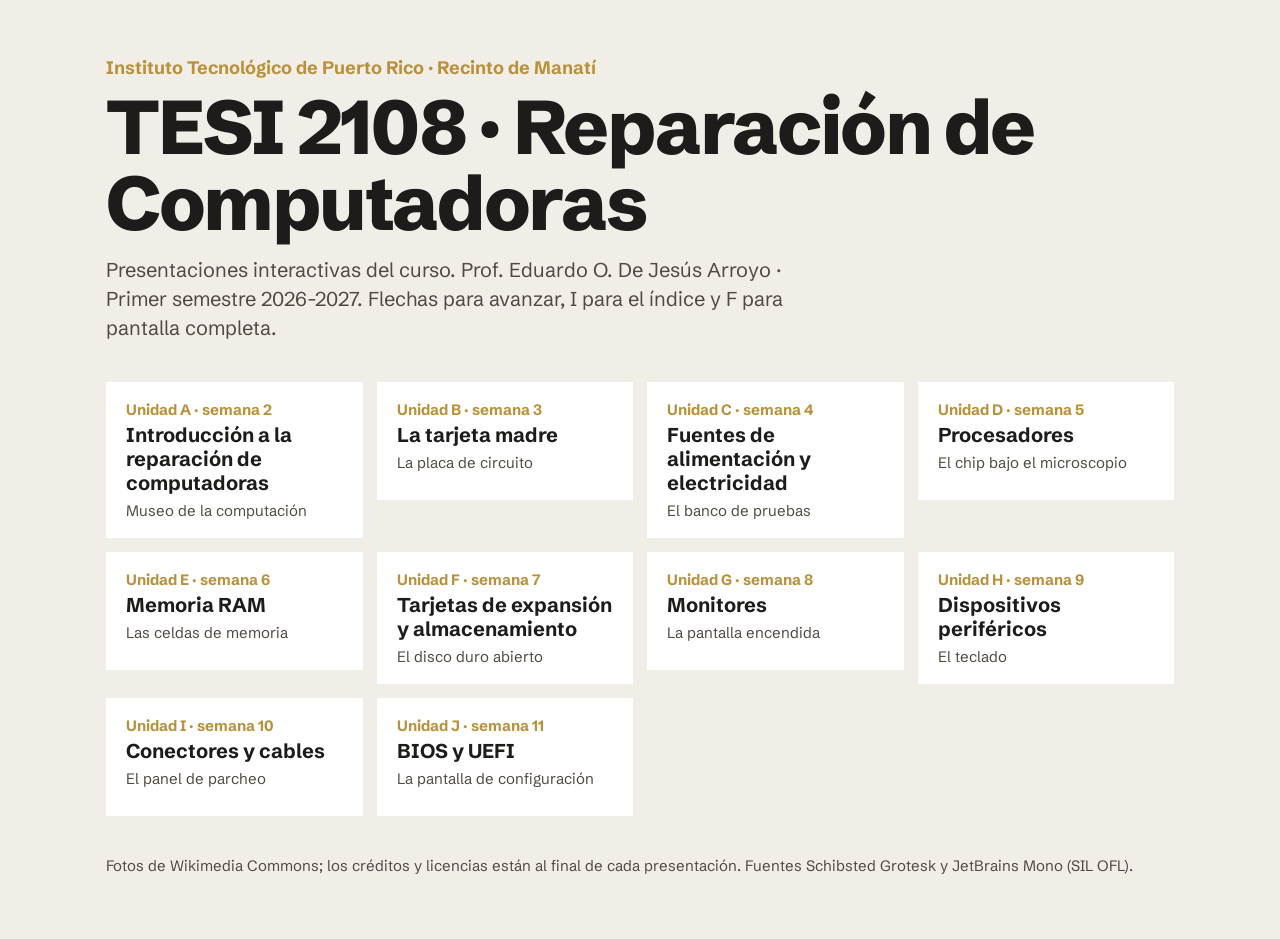
<file: index.html>
<!doctype html>
<html lang="es">
<head>
<meta charset="utf-8">
<meta name="viewport" content="width=device-width,initial-scale=1">
<title>TESI 2108 · Reparación de Computadoras</title>
<meta name="description" content="Presentaciones interactivas del curso TESI 2108 Reparación de Computadoras, Instituto Tecnológico de Puerto Rico.">
<style>
@font-face{font-family:"Schibsted Grotesk";src:url(assets/fonts/schibsted-grotesk-latin-400-normal.woff2) format("woff2");font-weight:400}
@font-face{font-family:"Schibsted Grotesk";src:url(assets/fonts/schibsted-grotesk-latin-700-normal.woff2) format("woff2");font-weight:700}
@font-face{font-family:"Schibsted Grotesk";src:url(assets/fonts/schibsted-grotesk-latin-800-normal.woff2) format("woff2");font-weight:800}
:root{--ground:#F1EEE7;--ink:#1D1C1A;--soft:#4F4A42;--card:#fff;--hi:#FFC425;--brass:#B8913A}
@media (prefers-color-scheme:dark){:root:not([data-theme="light"]){--ground:#1D1C1A;--ink:#F1EEE7;--soft:#C9C1B2;--card:#2A2825}}
:root[data-theme="dark"]{--ground:#1D1C1A;--ink:#F1EEE7;--soft:#C9C1B2;--card:#2A2825}
*{box-sizing:border-box}
body{margin:0;background:var(--ground);color:var(--ink);font-family:"Schibsted Grotesk",Calibri,Arial,sans-serif}
main{max-width:1100px;margin:0 auto;padding:56px 16px 64px}
.k{font-weight:700;color:var(--brass);font-size:18px}
h1{font-size:clamp(40px,7vw,76px);line-height:1;letter-spacing:-.03em;margin:10px 0 14px;font-weight:800}
p.l{font-size:20px;line-height:1.45;color:var(--soft);max-width:720px;margin:0}
ol{list-style:none;padding:0;margin:40px 0 0;display:grid;grid-template-columns:repeat(auto-fill,minmax(230px,1fr));gap:14px}
li a,li span{display:block;background:var(--card);padding:18px 20px;min-height:118px;color:var(--ink);text-decoration:none}
li a:hover{outline:3px solid var(--hi)}
li b{display:block;font-size:15px;color:var(--brass)}
li strong{display:block;font-size:20px;margin-top:4px;line-height:1.2}
li span{opacity:.55}
li small{display:block;margin-top:6px;font-size:15px;color:var(--soft)}
footer{margin-top:40px;font-size:15px;color:var(--soft)}
</style>
</head>
<body>
<main>
  <div class="k">Instituto Tecnológico de Puerto Rico · Recinto de Manatí</div>
  <h1>TESI 2108 · Reparación de Computadoras</h1>
  <p class="l">Presentaciones interactivas del curso. Prof. Eduardo O. De Jesús Arroyo · Primer semestre 2026-2027. Flechas para avanzar, I para el índice y F para pantalla completa.</p>
  <ol>
    <li><a href="unidadA.html"><b>Unidad A · semana 2</b><strong>Introducción a la reparación de computadoras</strong><small>Museo de la computación</small></a></li>
    <li><a href="unidadB.html"><b>Unidad B · semana 3</b><strong>La tarjeta madre</strong><small>La placa de circuito</small></a></li>
    <li><a href="unidadC.html"><b>Unidad C · semana 4</b><strong>Fuentes de alimentación y electricidad</strong><small>El banco de pruebas</small></a></li>
    <li><a href="unidadD.html"><b>Unidad D · semana 5</b><strong>Procesadores</strong><small>El chip bajo el microscopio</small></a></li>
    <li><a href="unidadE.html"><b>Unidad E · semana 6</b><strong>Memoria RAM</strong><small>Las celdas de memoria</small></a></li>
    <li><a href="unidadF.html"><b>Unidad F · semana 7</b><strong>Tarjetas de expansión y almacenamiento</strong><small>El disco duro abierto</small></a></li>
    <li><a href="unidadG.html"><b>Unidad G · semana 8</b><strong>Monitores</strong><small>La pantalla encendida</small></a></li>
    <li><a href="unidadH.html"><b>Unidad H · semana 9</b><strong>Dispositivos periféricos</strong><small>El teclado</small></a></li>
    <li><a href="unidadI.html"><b>Unidad I · semana 10</b><strong>Conectores y cables</strong><small>El panel de parcheo</small></a></li>
    <li><a href="unidadJ.html"><b>Unidad J · semana 11</b><strong>BIOS y UEFI</strong><small>La pantalla de configuración</small></a></li>
  </ol>
  <footer>Fotos de Wikimedia Commons; los créditos y licencias están al final de cada presentación. Fuentes Schibsted Grotesk y JetBrains Mono (SIL OFL).</footer>
</main>
</body>
</html>
</file>
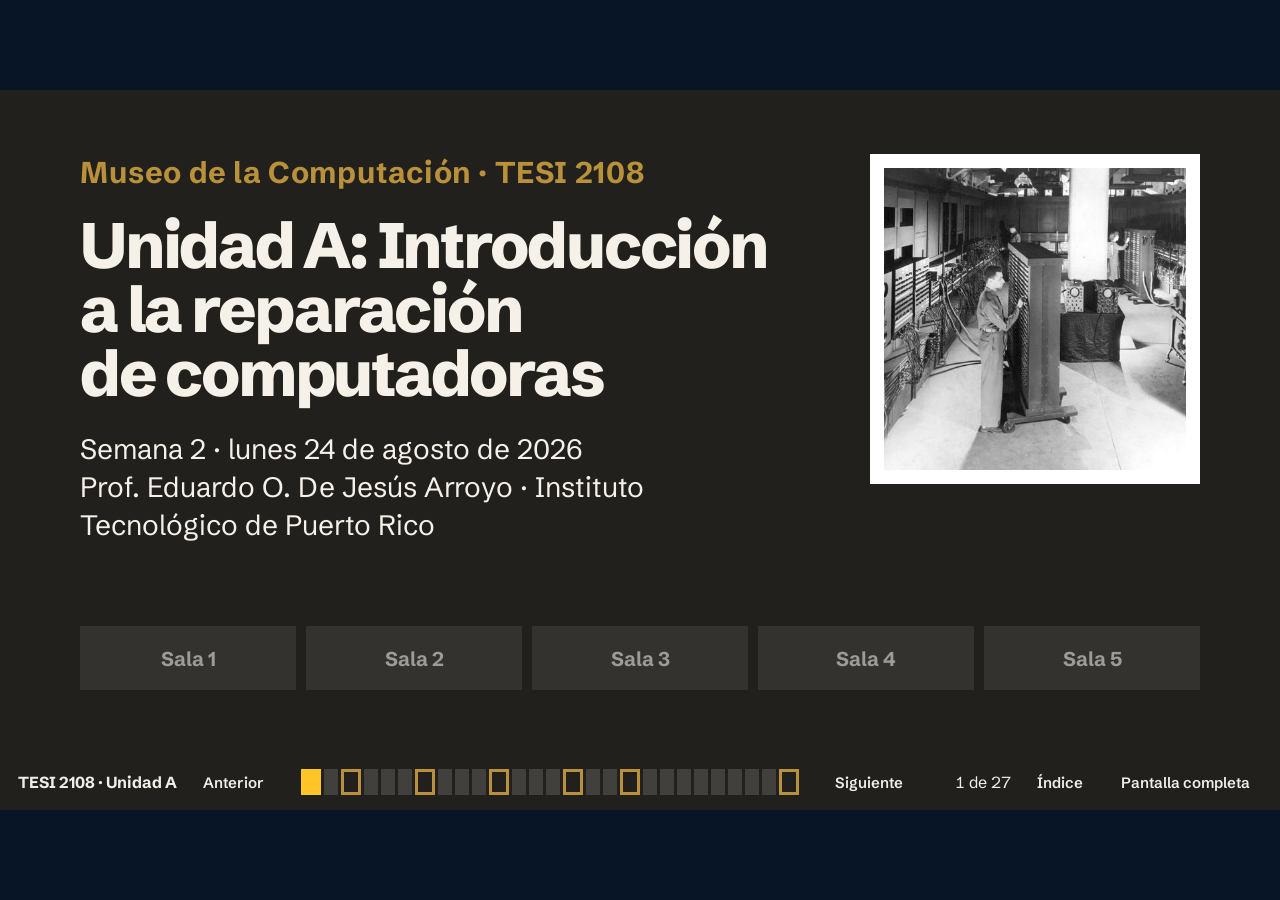
<file: unidadA.html>
<!doctype html>
<html lang="es">
<head>
<meta charset="utf-8">
<meta name="viewport" content="width=device-width,initial-scale=1">
<title>Unidad A: Introducción · TESI 2108</title>
<meta name="description" content="TESI 2108 Reparación de Computadoras. Unidad A: introducción a la reparación de computadoras, recorrida como un museo de la computación.">
<link rel="preload" href="assets/fonts/schibsted-grotesk-latin-800-normal.woff2" as="font" type="font/woff2" crossorigin>
<link rel="stylesheet" href="assets/deck.css">
<style>
/* Tema de la Unidad A: el Museo de la Computación. Paredes de galería, fichas de exhibición y salas. */
:root{--ground:#F1EEE7;--tone:#E4DED2;--tone2:#D5CCBA;--ink:#1D1C1A;--soft:#4F4A42;--accent:#0E2A47;--accent-ink:#fff;--field:#22201D;--field-ink:#F5F1E8;--hi:#FFC425;--brass:#B8913A}
#bar{background:#22201D}
#map button.ch{background:transparent;box-shadow:inset 0 0 0 3px var(--brass)}
#map button.ch.seen{background:var(--brass)}
#map button.cur,#map button.ch.cur{background:var(--hi);box-shadow:none}

/* salas (capítulos) */
.sala{position:absolute;inset:0;padding:64px 80px;display:flex;flex-direction:column}
.sala .no{font-size:30px;font-weight:700;color:var(--brass);letter-spacing:.02em}
.sala .ch-title{font-size:92px;line-height:.98;letter-spacing:-.035em;font-weight:800;max-width:860px;margin-top:18px}
.sala .what{font-size:28px;line-height:1.35;max-width:760px;margin-top:26px;opacity:.85}
.sala .plano{margin-top:auto;display:flex;gap:10px}
.sala .plano span{flex:1;height:64px;background:rgba(255,255,255,.08);display:flex;align-items:center;justify-content:center;font-size:20px;font-weight:700;color:rgba(245,241,232,.55)}
.sala .plano span.on{background:var(--brass);color:#1D1C1A}
.sala .obra{position:absolute;right:80px;top:64px;width:330px;height:330px;background:#fff;padding:14px}
.sala .obra img{width:100%;height:100%;object-fit:cover;display:block}
.sala.has-obra .ch-title{max-width:720px;font-size:80px}
.sala.has-obra .what{max-width:700px}

/* fichas de exhibición */
.ficha{background:#fff;padding:22px 26px}
.ficha .yr{font-size:20px;font-weight:700;color:var(--brass)}
.ficha h3{margin-top:4px}
.ficha p{font-size:21px;line-height:1.4;margin-top:8px;color:var(--soft)}
.grid4{display:grid;grid-template-columns:1fr 1fr;gap:20px}
.grid3{display:grid;grid-template-columns:repeat(3,1fr);gap:20px}

/* fotos */
figure.foto{margin:0;background:#fff;padding:12px;display:flex;flex-direction:column}
figure.foto .ph{flex:1;min-height:0;position:relative;background:var(--tone);overflow:hidden}
figure.foto img{position:absolute;inset:0;width:100%;height:100%;object-fit:cover}
figure.foto.contain img{object-fit:contain;background:#fff}
figure.foto figcaption{font-size:15px;line-height:1.3;margin-top:8px;color:var(--soft)}
figure.foto figcaption a{color:var(--soft)}
figure.foto .ph .alt{position:absolute;inset:0;display:none;align-items:center;justify-content:center;text-align:center;padding:16px;font-size:20px;font-weight:600;color:var(--soft)}
figure.foto.nofoto .ph .alt{display:flex}

/* línea de tiempo */
.tl{display:flex;gap:8px;margin-top:22px}
.tl button{flex:1;padding:14px 8px;font-size:22px;font-weight:800;background:var(--tone)}
.tl button[aria-pressed=true]{background:var(--ink);color:var(--ground)}
.tl-view{display:grid;grid-template-columns:420px 1fr;gap:32px;margin-top:22px;height:352px}
.tl-view .ficha{display:flex;flex-direction:column;justify-content:center}
.tl-view .ficha .big{font-size:76px;font-weight:800;letter-spacing:-.03em;line-height:1}
.tl-view .ficha h3{font-size:34px;margin-top:10px}
.tl-view .ficha p{font-size:23px}

/* Moore */
.moore{display:grid;grid-template-columns:1fr 340px;gap:32px;margin-top:22px}
.mchart{position:relative;height:430px;background:#fff;padding:20px 20px 60px 64px}
.mchart .ax{position:absolute;left:8px;font-size:15px;color:var(--soft)}
.mchart .gl{position:absolute;left:64px;right:20px;height:2px;background:var(--tone)}
.mchart .bars{position:absolute;left:64px;right:20px;top:20px;bottom:60px;display:flex;align-items:flex-end;gap:14px}
.mchart .b{flex:1;background:var(--accent);position:relative;transition:height .8s var(--ease-expo)}
.mchart .b.you{background:var(--brass)}
.mchart .b span{position:absolute;top:100%;margin-top:6px;left:50%;transform:translateX(-50%);font-size:15px;line-height:1.15;text-align:center;white-space:nowrap;color:var(--soft)}
.stat{background:var(--field);color:var(--field-ink);padding:22px 26px}
.stat .v{font-size:52px;font-weight:800;letter-spacing:-.03em;line-height:1.05;color:var(--hi)}
.stat .l{font-size:20px;margin-top:6px}

/* clasificadores */
.chips{display:flex;flex-wrap:wrap;gap:12px}
.chip{font:600 22px var(--sans);padding:14px 20px;background:#fff;color:var(--ink)}
.chip.sel{background:var(--ink);color:var(--ground)}
.chip.ok{background:#2E9E6B;color:#fff}
.chip.bad{background:#C0392B;color:#fff}
.bins{display:grid;gap:14px;margin-top:22px}
.bin{background:var(--tone);padding:16px 18px;min-height:150px}
.bin h3{font-size:24px}
.bin .in{display:flex;flex-wrap:wrap;gap:8px;margin-top:10px}
.bin .in span{font-size:18px;font-weight:600;background:#fff;padding:6px 10px}
.bin button{width:100%;margin-top:10px}
.msg{background:#fff;padding:14px 18px;font-size:21px;min-height:56px;margin-top:16px}

/* von Neumann */
.vn{position:relative;height:420px;margin-top:20px}
.vn .blk{position:absolute;background:#fff;padding:14px 18px;font-size:20px;transition:background .35s,color .35s}
.vn .blk b{display:block;font-size:26px}
.vn .blk.lit{background:var(--hi)}
.vn .bus{position:absolute;left:0;right:0;bottom:0;height:64px;background:var(--field);color:var(--field-ink);display:flex;align-items:center;justify-content:center;font-size:21px;font-weight:600}
.vn .pk{position:absolute;width:150px;height:44px;background:var(--brass);color:#1D1C1A;font:700 18px var(--mono);display:flex;align-items:center;justify-content:center;transition:left .7s var(--ease-in-out),top .7s var(--ease-in-out),opacity .3s}

/* bytes */
.calc{display:grid;grid-template-columns:1fr 1fr;gap:28px;margin-top:22px}
.calc .row input{font:700 40px var(--sans);width:180px;padding:10px 14px;border:0;background:#fff}
.calc .out{font-size:24px;line-height:1.5}
.calc .out b{font-size:36px;font-weight:800;letter-spacing:-.02em;display:block}

/* ciclo EPAS */
.epas{display:grid;grid-template-columns:repeat(4,1fr);gap:14px;margin-top:20px}

/* componentes */
.comp{display:grid;grid-template-columns:repeat(3,1fr);grid-template-rows:228px 228px;gap:16px;margin-top:18px}
.comp figure.foto{cursor:pointer;position:relative}
.comp .info{position:absolute;inset:12px 12px 36px 12px;background:#1D1C1A;color:#F5F1E8;padding:16px;font-size:19px;line-height:1.35;display:none}
.comp .info b{display:block;font-size:22px;color:var(--hi);margin-bottom:4px}
.comp figure.open .info{display:block}

/* Ohm */
.ohm{display:grid;grid-template-columns:1fr 1fr;gap:32px;margin-top:22px}
.ohm label{font-size:22px;font-weight:600;display:flex;justify-content:space-between}
.ohm input[type=range]{width:100%;height:36px;accent-color:var(--accent)}
.ohm .res{display:grid;grid-template-columns:1fr 1fr;gap:14px}
.wave{background:#fff;padding:16px}
.wave svg{display:block;width:100%;height:150px}
@media (prefers-reduced-motion:no-preference){.on .wave .ac{animation:slide 2.4s linear infinite}}
@keyframes slide{to{transform:translateX(-120px)}}

/* ejercicio final */
.quiz{margin-top:16px}
.quiz .q{font-size:30px;font-weight:700;line-height:1.2;min-height:76px}
.quiz .ops{display:grid;grid-template-columns:1fr 1fr;gap:12px;margin-top:16px}
.quiz .ops button{text-align:left;font-size:22px;padding:16px 18px;background:#fff}
.quiz .ops button.ok{background:#2E9E6B;color:#fff}
.quiz .ops button.bad{background:#C0392B;color:#fff}
.quiz .why{font-size:21px;margin-top:14px;min-height:62px;background:var(--tone);padding:12px 16px}
.quiz .foot{display:flex;justify-content:space-between;align-items:center;margin-top:14px;font-size:21px;font-weight:600}
.dots{display:flex;gap:6px}.dots i{width:22px;height:10px;background:var(--tone2)}.dots i.ok{background:#2E9E6B}.dots i.bad{background:#C0392B}.dots i.cur{background:var(--ink)}

.tools .ficha{padding:14px 20px}.tools .ficha p{font-size:19px;margin-top:4px}
.discrow{position:absolute;left:72px;right:72px;bottom:40px}
.field-hi .q{font-size:60px;line-height:1.05;letter-spacing:-.03em;font-weight:800;max-width:1100px}
.cred-list{columns:2;column-gap:40px;font-size:15px;line-height:1.45;margin-top:16px;padding-left:22px}
.cred-list a{color:var(--ink)}
</style>
</head>
<body>
<div id="viewport"><div id="stage" data-name="TESI 2108 · Unidad A">

<!-- 1 portada -->
<section class="slide chapter" data-title="Portada">
  <div class="sala has-obra">
    <div class="no" data-a>Museo de la Computación · TESI 2108</div>
    <h1 class="mask" style="margin-top:22px;max-width:740px;font-size:64px;line-height:1"><span>Unidad A: Introducción a la reparación de computadoras</span></h1>
    <p class="what" data-a>Semana 2 · lunes 24 de agosto de 2026<br>Prof. Eduardo O. De Jesús Arroyo · Instituto Tecnológico de Puerto Rico</p>
    <div class="plano" data-a><span>Sala 1</span><span>Sala 2</span><span>Sala 3</span><span>Sala 4</span><span>Sala 5</span></div>
    <figure class="obra foto" data-a style="padding:14px"><div class="ph"><img data-cm="Classic_shot_of_the_ENIAC.jpg" data-w="700" alt="La computadora ENIAC en 1946, ocupando un salón entero"><div class="alt">ENIAC, 1946</div></div></figure>
  </div>
</section>

<!-- 2 recorrido -->
<section class="slide" data-title="El recorrido de hoy">
  <h2 class="mask"><span>El recorrido de hoy: cinco salas</span></h2>
  <p class="lead sub" data-a>Toca una sala para ir directo. Al final de cada una podrás describir, resumir, reconocer y aplicar.</p>
  <div class="grid3 gap" data-a style="grid-template-columns:repeat(5,1fr);gap:14px">
    <button class="ficha" data-goto="sala1" style="text-align:left;height:250px"><span class="yr">Sala 1</span><h3>El curso y la profesión</h3><p>Qué hace un técnico</p></button>
    <button class="ficha" data-goto="sala2" style="text-align:left;height:250px"><span class="yr">Sala 2</span><h3>Historia y evolución</h3><p>De tubos al vacío a multinúcleo</p></button>
    <button class="ficha" data-goto="sala3" style="text-align:left;height:250px"><span class="yr">Sala 3</span><h3>Hardware, software y arquitectura</h3><p>Lo físico y lo lógico</p></button>
    <button class="ficha" data-goto="sala4" style="text-align:left;height:250px"><span class="yr">Sala 4</span><h3>Procesamiento y componentes</h3><p>Entrada a salida</p></button>
    <button class="ficha" data-goto="sala5" style="text-align:left;height:250px"><span class="yr">Sala 5</span><h3>Electricidad y seguridad</h3><p>Trabajar sin dañar nada</p></button>
  </div>
  <p class="small gap" data-a>Al final: un ejercicio corto de seis preguntas para comprobar lo aprendido.</p>
</section>

<!-- SALA 1 -->
<section class="slide chapter" data-title="Sala 1: El curso y la profesión" id="sala1">
  <div class="sala">
    <div class="no" data-a>Sala 1</div>
    <h2 class="ch-title mask"><span>El curso y la profesión</span></h2>
    <p class="what" data-a>Para qué sirve este curso, qué hace un técnico de reparación y cómo la tecnología de la información cambia su trabajo.</p>
    <div class="plano" data-a><span class="on">Sala 1</span><span>Sala 2</span><span>Sala 3</span><span>Sala 4</span><span>Sala 5</span></div>
  </div>
</section>

<section class="slide" data-title="¿Qué hace un técnico?">
  <h2 class="mask"><span>¿Qué hace un técnico de reparación?</span></h2>
  <div class="grid4 gap">
    <div class="ficha" data-a><span class="yr">01</span><h3>Diagnostica</h3><p>Encuentra la causa real de la falla con un método ordenado, no adivinando.</p></div>
    <div class="ficha" data-a><span class="yr">02</span><h3>Repara y ensambla</h3><p>Reemplaza, instala y configura componentes y programas.</p></div>
    <div class="ficha" data-a><span class="yr">03</span><h3>Mantiene</h3><p>Previene fallas con limpieza, actualizaciones y respaldos.</p></div>
    <div class="ficha" data-a><span class="yr">04</span><h3>Documenta y sirve</h3><p>Anota lo que hizo y se lo explica al cliente con claridad.</p></div>
  </div>
  <p class="small sub">El curso también prepara para la certificación CompTIA A+ (Core 1).</p>
</section>

<section class="slide" data-title="La TI hoy">
  <h2 class="mask"><span>La tecnología de la información cambia el taller</span></h2>
  <div class="grid3 gap">
    <div class="ficha" data-a><span class="yr">Nube y trabajo remoto</span><h3>Todo está conectado</h3><p>Archivos y servicios en línea; el técnico da soporte a distancia y la conexión a Internet es crítica.</p></div>
    <div class="ficha" data-a><span class="yr">Ciberseguridad</span><h3>Cada equipo es una puerta</h3><p>Actualizaciones, antivirus y protección de los datos del cliente son parte de cada reparación.</p></div>
    <div class="ficha" data-a><span class="yr">Ambiente y ética</span><h3>Responsabilidad</h3><p>Reciclaje de equipos y baterías, eliminación segura de datos y respeto a la privacidad.</p></div>
  </div>
  <div class="tone gap" data-a style="font-size:24px">En Puerto Rico, después de cada huracán aumenta la demanda de respaldos, baterías UPS y protección contra variaciones de voltaje.</div>
</section>

<section class="slide field-hi" data-title="Conversemos: su experiencia">
  <p class="small" style="color:var(--ink);font-size:24px;font-weight:700">Conversemos</p>
  <p class="q sub">¿Qué equipo ha intentado reparar alguna vez? ¿Qué falló y cómo lo resolvió?</p>
  <div class="discrow"><div class="timer" data-timer="180"></div></div>
</section>

<!-- SALA 2 -->
<section class="slide chapter" data-title="Sala 2: Historia y evolución" id="sala2">
  <div class="sala has-obra">
    <div class="no" data-a>Sala 2</div>
    <h2 class="ch-title mask"><span>Historia y evolución</span></h2>
    <p class="what" data-a>No se trata de memorizar fechas, sino de entender por qué los equipos son cada vez más pequeños, rápidos y baratos.</p>
    <div class="plano" data-a><span>Sala 1</span><span class="on">Sala 2</span><span>Sala 3</span><span>Sala 4</span><span>Sala 5</span></div>
    <figure class="obra foto" data-a><div class="ph"><img data-cm="Replica-of-first-transistor.jpg" data-w="700" alt="Réplica del primer transistor, Bell Labs 1947"><div class="alt">Primer transistor, 1947</div></div></figure>
  </div>
</section>

<section class="slide" data-title="Hitos de la computación">
  <h2 class="mask"><span>Hitos de la computación</span></h2>
  <div class="tl" id="tl" data-a></div>
  <div class="tl-view" data-a>
    <figure class="foto" id="tl-fig"><div class="ph"><img id="tl-img" alt=""><div class="alt" id="tl-alt"></div></div><figcaption id="tl-cap"></figcaption></figure>
    <div class="ficha"><div class="big" id="tl-yr"></div><h3 id="tl-h"></h3><p id="tl-p"></p></div>
  </div>
</section>

<section class="slide" data-title="Generaciones de computadoras">
  <h2 class="mask"><span>Cinco generaciones de computadoras</span></h2>
  <div data-tabs="g1" class="gap" data-a>
    <div class="row"><button data-tab="g1">1.ª · 1940–1956</button><button data-tab="g2">2.ª · 1956–1963</button><button data-tab="g3">3.ª · 1964–1971</button><button data-tab="g4">4.ª · 1971–hoy</button><button data-tab="g5">5.ª · en desarrollo</button></div>
    <div class="ficha" data-panel="g1" style="margin-top:20px;min-height:250px"><span class="yr">Tecnología base</span><h3 style="font-size:40px">Tubos al vacío</h3><p style="font-size:25px">Enormes, consumían mucha energía y producían mucho calor. Un tubo quemado detenía la máquina. Ejemplo: ENIAC.</p></div>
    <div class="ficha" data-panel="g2" style="margin-top:20px;min-height:250px"><span class="yr">Tecnología base</span><h3 style="font-size:40px">Transistores</h3><p style="font-size:25px">Más pequeñas, rápidas y confiables. Aparecen los primeros lenguajes de alto nivel como COBOL y FORTRAN.</p></div>
    <div class="ficha" data-panel="g3" style="margin-top:20px;min-height:250px"><span class="yr">Tecnología base</span><h3 style="font-size:40px">Circuitos integrados</h3><p style="font-size:25px">Muchos transistores en un solo chip. Llegan el teclado, el monitor y los sistemas operativos.</p></div>
    <div class="ficha" data-panel="g4" style="margin-top:20px;min-height:250px"><span class="yr">Tecnología base</span><h3 style="font-size:40px">Microprocesadores</h3><p style="font-size:25px">Toda la CPU en un chip. Nacen la computadora personal, la laptop y el teléfono inteligente.</p></div>
    <div class="ficha" data-panel="g5" style="margin-top:20px;min-height:250px"><span class="yr">Tecnología base</span><h3 style="font-size:40px">Procesamiento paralelo e inteligencia artificial</h3><p style="font-size:25px">Máquinas que aprenden de los datos. Las fechas de cada generación varían según el autor.</p></div>
  </div>
</section>

<section class="slide" data-title="La Ley de Moore">
  <h2 class="mask"><span>La Ley de Moore: el doble cada dos años</span></h2>
  <div class="moore">
    <div class="mchart" id="mchart" data-a></div>
    <div data-a>
      <div class="stat"><div class="v" id="m-n">2,300</div><div class="l" id="m-y">transistores en 1971</div></div>
      <div class="row" style="margin-top:14px"><button class="go" id="m-go">+2 años: duplicar</button><button id="m-rs">Reiniciar</button></div>
      <p class="small" id="m-msg" style="margin-top:14px">Empieza con el Intel 4004. Cada clic duplica los transistores, como predijo Gordon Moore.</p>
    </div>
  </div>
</section>

<!-- SALA 3 -->
<section class="slide chapter" data-title="Sala 3: Hardware, software y arquitectura" id="sala3">
  <div class="sala">
    <div class="no" data-a>Sala 3</div>
    <h2 class="ch-title mask"><span>Hardware, software y arquitectura</span></h2>
    <p class="what" data-a>Lo que se toca, lo que son instrucciones y cómo se organiza todo por dentro.</p>
    <div class="plano" data-a><span>Sala 1</span><span>Sala 2</span><span class="on">Sala 3</span><span>Sala 4</span><span>Sala 5</span></div>
  </div>
</section>

<section class="slide" data-title="Clasifica: hardware, software o firmware">
  <h2 class="mask"><span>¿Hardware, software o firmware?</span></h2>
  <p class="body sub" data-a>Toca un elemento y luego la categoría donde va.</p>
  <div class="chips gap" id="hs-chips" data-a style="margin-top:18px"></div>
  <div class="bins" data-a style="grid-template-columns:repeat(3,1fr)">
    <div class="bin" data-bin="h"><h3>Hardware</h3><p class="small">Se puede tocar</p><div class="in"></div></div>
    <div class="bin" data-bin="s"><h3>Software</h3><p class="small">Instrucciones que se instalan</p><div class="in"></div></div>
    <div class="bin" data-bin="f"><h3>Firmware</h3><p class="small">Software grabado en un chip</p><div class="in"></div></div>
  </div>
  <div class="msg" id="hs-msg">Regla práctica: si se puede tocar, es hardware.</div>
</section>

<section class="slide" data-title="Arquitectura de von Neumann">
  <h2 class="mask"><span>Arquitectura de von Neumann</span></h2>
  <div class="cols" style="grid-template-columns:1fr 330px;gap:28px">
    <div class="vn" id="vn" data-a>
      <div class="blk" data-vn="cpu" style="left:0;top:0;width:430px;height:300px;background:var(--field);color:var(--field-ink)"><b style="color:var(--hi)">CPU</b>
        <div class="blk" data-vn="uc" style="position:static;margin-top:12px;color:var(--ink)">Unidad de control</div>
        <div class="blk" data-vn="alu" style="position:static;margin-top:10px;color:var(--ink)">ALU: cálculos y comparaciones</div>
        <div class="blk" data-vn="reg" style="position:static;margin-top:10px;color:var(--ink)">Registros</div>
      </div>
      <div class="blk" data-vn="ram" style="right:0;top:0;width:300px;height:140px"><b>Memoria (RAM)</b>Programas y datos juntos</div>
      <div class="blk" data-vn="io" style="right:0;top:160px;width:300px;height:140px"><b>Entrada y salida</b>Teclado, pantalla, discos</div>
      <div class="bus">Bus del sistema: datos · direcciones · control</div>
      <div class="pk" id="vn-pk" style="left:520px;top:48px;opacity:0">SUMA A,B</div>
    </div>
    <div data-a>
      <div class="ficha" style="min-height:250px"><span class="yr" id="vn-n">Paso 0 de 4</span><h3 id="vn-h">El ciclo de instrucción</h3><p id="vn-p">La CPU repite millones de veces por segundo: buscar, decodificar, ejecutar y guardar.</p></div>
      <div class="row" style="margin-top:14px"><button class="go" id="vn-go">Siguiente paso</button><button id="vn-rs">Reiniciar</button></div>
    </div>
  </div>
</section>

<section class="slide" data-title="Bits, bytes y capacidad">
  <h2 class="mask"><span>¿Por qué 1 TB se ve como 931 GB?</span></h2>
  <div class="calc">
    <div data-a>
      <table class="t"><tr><th>Unidad</th><th>Equivale a</th></tr>
        <tr><td>Bit</td><td>0 o 1</td></tr><tr><td>Byte</td><td>8 bits: una letra</td></tr>
        <tr><td>Kilobyte (KB)</td><td>1,000 bytes</td></tr><tr><td>Megabyte (MB)</td><td>1,000 KB</td></tr>
        <tr><td>Gigabyte (GB)</td><td>1,000 MB</td></tr><tr><td>Terabyte (TB)</td><td>1,000 GB</td></tr></table>
    </div>
    <div data-a>
      <div class="ficha">
        <h3>Escribe la capacidad del disco</h3>
        <div class="row" style="margin-top:12px"><input id="tb" type="number" min="0.1" step="0.5" value="1" aria-label="Capacidad en terabytes"><span style="font-size:32px;font-weight:700">TB</span></div>
        <div class="out" style="margin-top:16px"><span>El fabricante cuenta en múltiplos de 1,000:</span><b id="tb-b">1,000,000,000,000 bytes</b><span>Windows divide entre 1,024 tres veces y muestra:</span><b id="tb-w" style="color:var(--brass)">931 GB</b></div>
      </div>
    </div>
  </div>
</section>

<!-- SALA 4 -->
<section class="slide chapter" data-title="Sala 4: Procesamiento y componentes" id="sala4">
  <div class="sala has-obra">
    <div class="no" data-a>Sala 4</div>
    <h2 class="ch-title mask"><span>Procesamiento y componentes</span></h2>
    <p class="what" data-a>El ciclo entrada, procesamiento, almacenamiento y salida, y las piezas que lo hacen posible.</p>
    <div class="plano" data-a><span>Sala 1</span><span>Sala 2</span><span>Sala 3</span><span class="on">Sala 4</span><span>Sala 5</span></div>
    <figure class="obra foto" data-a><div class="ph"><img data-cm="Atx_computer_motherboard_with_cpu_and_fan.jpg" data-w="700" alt="Tarjeta madre ATX con su procesador y ventilador"><div class="alt">Tarjeta madre ATX</div></div></figure>
  </div>
</section>

<section class="slide" data-title="Ciclo de procesamiento">
  <h2 class="mask"><span>El ciclo de procesamiento de datos</span></h2>
  <p class="body sub" data-a>Toca un dispositivo y luego la etapa del ciclo donde participa.</p>
  <div class="chips" id="ep-chips" data-a style="margin-top:16px"></div>
  <div class="epas bins" data-a>
    <div class="bin" data-bin="e"><h3>1 · Entrada</h3><div class="in"></div></div>
    <div class="bin" data-bin="p"><h3>2 · Procesamiento</h3><div class="in"></div></div>
    <div class="bin" data-bin="a"><h3>3 · Almacenamiento</h3><div class="in"></div></div>
    <div class="bin" data-bin="s"><h3>4 · Salida</h3><div class="in"></div></div>
  </div>
  <div class="msg" id="ep-msg">Ejemplo: escribes un mensaje (entrada), la CPU lo procesa, se guarda y aparece en pantalla (salida).</div>
</section>

<section class="slide" data-title="Componentes esenciales">
  <h2 class="mask"><span>Componentes esenciales: toca cada pieza</span></h2>
  <div class="comp" data-a>
    <figure class="foto"><div class="ph"><img data-cm="Atx_computer_motherboard_with_cpu_and_fan.jpg" data-w="600" alt="Tarjeta madre"><div class="alt">Tarjeta madre</div></div><figcaption>Tarjeta madre</figcaption><div class="info"><b>Tarjeta madre</b>Conecta todos los componentes y los comunica entre sí. Unidad B.</div></figure>
    <figure class="foto"><div class="ph"><img data-cm="Intel_CPU_Core_i7_12700K_Alder_Lake_top.jpg" data-w="600" alt="Procesador Intel Core i7"><div class="alt">Procesador (CPU)</div></div><figcaption>Procesador (CPU)</figcaption><div class="info"><b>CPU</b>Ejecuta las instrucciones de los programas. Unidad D.</div></figure>
    <figure class="foto"><div class="ph"><img data-cm="RAM_Module_(SDRAM-DDR4).jpg" data-w="600" alt="Módulo de memoria DDR4"><div class="alt">Memoria RAM</div></div><figcaption>Memoria RAM</figcaption><div class="info"><b>Memoria RAM</b>Memoria de trabajo; se borra al apagar el equipo. Unidad E.</div></figure>
    <figure class="foto"><div class="ph"><img data-cm="ATX_Computer_power_supply_unit.jpg" data-w="600" alt="Fuente de poder ATX"><div class="alt">Fuente de poder</div></div><figcaption>Fuente de poder</figcaption><div class="info"><b>Fuente de poder</b>Convierte la corriente alterna de la pared en corriente directa. Unidad C.</div></figure>
    <figure class="foto"><div class="ph"><img data-cm="Hard_disk_platters_and_head.jpg" data-w="600" alt="Disco duro abierto con platos y cabezal"><div class="alt">Disco duro (HDD)</div></div><figcaption>Disco duro (HDD)</figcaption><div class="info"><b>Disco duro</b>Guarda datos en platos magnéticos que giran. Unidad F.</div></figure>
    <figure class="foto"><div class="ph"><img data-cm="Samsung_980_PRO_PCIe_4.0_NVMe_SSD_1TB-top_PNr°0915.jpg" data-w="600" alt="Unidad de estado sólido M.2 NVMe"><div class="alt">Unidad de estado sólido (SSD)</div></div><figcaption>Unidad de estado sólido (SSD)</figcaption><div class="info"><b>SSD</b>Guarda datos en chips de memoria flash; sin partes móviles. Unidad F.</div></figure>
  </div>
</section>

<!-- SALA 5 -->
<section class="slide chapter" data-title="Sala 5: Electricidad y seguridad" id="sala5">
  <div class="sala has-obra">
    <div class="no" data-a>Sala 5</div>
    <h2 class="ch-title mask"><span>Electricidad y seguridad</span></h2>
    <p class="what" data-a>Voltaje, corriente, resistencia y potencia; la descarga electrostática y las reglas para trabajar sin riesgo.</p>
    <div class="plano" data-a><span>Sala 1</span><span>Sala 2</span><span>Sala 3</span><span>Sala 4</span><span class="on">Sala 5</span></div>
    <figure class="obra foto" data-a><div class="ph"><img data-cm="Digitalmultimeter.jpg" data-w="700" alt="Multímetro digital"><div class="alt">Multímetro digital</div></div></figure>
  </div>
</section>

<section class="slide" data-title="Voltaje, corriente, resistencia y potencia">
  <h2 class="mask"><span>Mueve los controles: la ley de Ohm</span></h2>
  <div class="ohm">
    <div data-a>
      <label for="ov">Voltaje (V) <b id="ov-v">12 V</b></label><input type="range" id="ov" min="1" max="24" step="0.5" value="12">
      <label for="or" style="margin-top:20px">Resistencia (R) <b id="or-v">4 Ω</b></label><input type="range" id="or" min="1" max="48" step="1" value="4">
      <p class="small" style="margin-top:22px">Analogía del agua: el voltaje es la presión, la corriente es el caudal y la resistencia es lo estrecho del tubo.</p>
    </div>
    <div data-a>
      <div class="res">
        <div class="stat"><div class="v" id="oi">3.0 A</div><div class="l">Corriente: I = V ÷ R</div></div>
        <div class="stat"><div class="v" id="op">36 W</div><div class="l">Potencia: P = V × I</div></div>
      </div>
      <div class="ficha" style="margin-top:16px"><h3>Unidades</h3><p>Voltio (V) · Amperio (A) · Ohmio (Ω) · Vatio (W)</p></div>
    </div>
  </div>
</section>

<section class="slide" data-title="Corriente alterna y directa">
  <h2 class="mask"><span>Corriente alterna y corriente directa</span></h2>
  <div class="cols gap">
    <div data-a>
      <div class="wave"><svg viewBox="0 0 480 150" aria-label="Onda alterna"><line x1="0" y1="75" x2="480" y2="75" stroke="#D5CCBA" stroke-width="2"/><g class="ac"><path d="M0 75 Q30 5 60 75 T120 75 T180 75 T240 75 T300 75 T360 75 T420 75 T480 75 T540 75 T600 75" fill="none" stroke="#B8913A" stroke-width="6"/></g></svg></div>
      <h3 style="margin-top:16px">Alterna (AC): la toma de pared</h3>
      <p class="body">Cambia de dirección 60 veces por segundo. En Puerto Rico: unos 120 V a 60 Hz. Peligrosa.</p>
    </div>
    <div data-a>
      <div class="wave"><svg viewBox="0 0 480 150" aria-label="Línea directa"><line x1="0" y1="75" x2="480" y2="75" stroke="#D5CCBA" stroke-width="2"/><line x1="0" y1="40" x2="480" y2="40" stroke="#0E2A47" stroke-width="6"/></svg></div>
      <h3 style="margin-top:16px">Directa (DC): los componentes</h3>
      <p class="body">Fluye en una sola dirección. La fuente de poder entrega 12 V, 5 V y 3.3 V a los componentes.</p>
    </div>
  </div>
</section>

<section class="slide" data-title="Descarga electrostática (ESD)">
  <h2 class="mask"><span>La descarga electrostática (ESD)</span></h2>
  <div class="cols" style="grid-template-columns:400px 1fr;gap:32px;margin-top:22px">
    <figure class="foto" data-a style="height:440px"><div class="ph"><img data-cm="Antistatic_wrist_strap.jpg" data-w="600" alt="Pulsera antiestática con su cable y pinza"><div class="alt">Pulsera antiestática</div></div><figcaption>Pulsera antiestática: se conecta al chasis o a una alfombra con conexión a tierra.</figcaption></figure>
    <div>
      <div class="stat" data-a><div class="v">≈ 3,000 V</div><div class="l">Es lo mínimo que una persona siente. Los componentes se dañan con mucho menos, y el daño puede aparecer semanas después.</div></div>
      <div class="grid4" style="margin-top:18px" data-a>
        <div class="ficha"><h3>Pulsera</h3><p>Conectada al chasis.</p></div>
        <div class="ficha"><h3>Toca el chasis</h3><p>Antes de tocar piezas.</p></div>
        <div class="ficha"><h3>Bolsas antiestáticas</h3><p>Las piezas van dentro, nunca encima.</p></div>
        <div class="ficha"><h3>Ambiente</h3><p>Evita aire seco, alfombras y lana.</p></div>
      </div>
    </div>
  </div>
</section>

<section class="slide" data-title="¿Seguro o peligroso?">
  <h2 class="mask"><span>¿Seguro o peligroso? Decide</span></h2>
  <div class="quiz" id="sf" data-a>
    <div class="q" id="sf-q"></div>
    <div class="ops" style="grid-template-columns:1fr 1fr"><button data-sf="1">Seguro</button><button data-sf="0">Peligroso</button></div>
    <div class="why" id="sf-why">Seis situaciones del laboratorio. Decide antes de que se revele la respuesta.</div>
    <div class="foot"><span id="sf-n"></span><button class="go" id="sf-next">Siguiente situación</button></div>
  </div>
</section>

<section class="slide" data-title="Herramientas del técnico">
  <h2 class="mask"><span>Herramientas del técnico</span></h2>
  <div class="cols" style="grid-template-columns:1fr 360px;gap:28px;margin-top:22px">
    <div class="grid4 tools" data-a style="grid-template-columns:1fr 1fr;gap:12px">
      <div class="ficha"><h3>Destornilladores</h3><p>Phillips #1 y #2, de paleta y Torx. Sin magnetizar cerca de discos.</p></div>
      <div class="ficha"><h3>Pulsera ESD</h3><p>Protege los componentes, no a la persona.</p></div>
      <div class="ficha"><h3>Multímetro y probador</h3><p>Miden voltajes; se usan a fondo en la Unidad C.</p></div>
      <div class="ficha"><h3>Aire comprimido</h3><p>Limpia polvo. Nunca una aspiradora común: genera estática.</p></div>
      <div class="ficha"><h3>Pinzas y linterna</h3><p>Recuperan tornillos e iluminan el interior.</p></div>
      <div class="ficha"><h3>Tarjeta POST</h3><p>Muestra códigos de error al arrancar.</p></div>
    </div>
    <figure class="foto" data-a style="height:500px"><div class="ph"><img data-cm="Digitalmultimeter.jpg" data-w="500" alt="Multímetro digital"><div class="alt">Multímetro digital</div></div><figcaption>Multímetro digital</figcaption></figure>
  </div>
</section>

<section class="slide field-hi" data-title="Actividad: reconoce los componentes">
  <p class="small" style="color:var(--ink);font-size:24px;font-weight:700">Actividad en el laboratorio · grupos de tres</p>
  <p class="q sub" style="font-size:52px">Desconecta la torre, ponte la pulsera, ábrela e identifica cada componente esencial. Ubícalo en el ciclo de procesamiento.</p>
  <div class="discrow"><div class="timer" data-timer="1500"></div></div>
</section>

<!-- EJERCICIO -->
<section class="slide" data-title="Ejercicio corto">
  <h2 class="mask"><span>Ejercicio corto: seis preguntas</span></h2>
  <div class="quiz" id="qz" data-a>
    <div class="q" id="qz-q"></div>
    <div class="ops" id="qz-ops"></div>
    <div class="why" id="qz-why">Escoge una respuesta. Verás de inmediato si es correcta y por qué.</div>
    <div class="foot"><div class="dots" id="qz-dots"></div><span id="qz-score"></span><button class="go" id="qz-next">Siguiente</button></div>
  </div>
</section>

<section class="slide" data-title="Créditos y referencias">
  <h2 class="mask"><span>Créditos de las fotos y referencias</span></h2>
  <p class="small sub">Fotos de Wikimedia Commons, guardadas con la presentación. Cada enlace lleva a la página del archivo.</p>
  <ol class="cred-list" id="creds"></ol>
  <p class="small" style="margin-top:14px">Referencias: Meyers, M. (2025). <i>CompTIA A+ certification all-in-one exam guide</i> (11th ed.). McGraw-Hill · Docter, Q., &amp; Buhagiar, J. (2022). <i>CompTIA A+ complete study guide</i> (5th ed.). Sybex · Mueller, S. (2022). <i>Upgrading and repairing PCs</i> (22nd ed.). Que · Hennessy, J. L., &amp; Patterson, D. A. (2021). <i>Computer architecture</i> (6th ed.). Morgan Kaufmann · ITPR. (2026). Prontuario TESI 2108 (rev. mayo 2026).</p>
</section>

<section class="slide chapter" data-title="Cierre">
  <div class="sala">
    <div class="no" data-a>Fin del recorrido</div>
    <h2 class="ch-title mask"><span>Próxima sala: la tarjeta madre</span></h2>
    <p class="what" data-a>Próxima clase: lunes 31 de agosto, Unidad B. Repasa los componentes que identificaste hoy.</p>
    <div class="plano" data-a><span class="on">Sala 1</span><span class="on">Sala 2</span><span class="on">Sala 3</span><span class="on">Sala 4</span><span class="on">Sala 5</span></div>
  </div>
</section>

</div></div>
<script src="assets/deck.js"></script>
<script>
(function(){
'use strict';
var $=function(i){return document.getElementById(i)};
var CM='https://commons.wikimedia.org/wiki/';
var CRED={"IBM_PC_5150.jpg": {"f": "IBM_PC_5150", "a": "", "l": "CC BY-SA 3.0"}, "Replica-of-first-transistor.jpg": {"f": "Replica_of_first_transistor", "a": "Federal employee", "l": "Public domain"}, "Classic_shot_of_the_ENIAC.jpg": {"f": "Classic_shot_of_the_ENIAC", "a": "Unidentified U.S. Army photographer", "l": "Public domain"}, "Antistatic_wrist_strap.jpg": {"f": "Antistatic_wrist_strap", "a": "Kms", "l": "CC BY 3.0"}, "Hard_disk_platters_and_head.jpg": {"f": "Hard_disk_platters_and_head", "a": "Mfield, Matthew Field, http://www.photography.mattfield.com", "l": "CC BY-SA 3.0"}, "Digitalmultimeter.jpg": {"f": "Digitalmultimeter", "a": "Michael Häckel", "l": "Public domain"}, "Atx_computer_motherboard_with_cpu_and_fan.jpg": {"f": "Atx_computer_motherboard_with_cpu_and_fan", "a": "Leon Brooks", "l": "Public domain"}, "Intel_C4004.jpg": {"f": "Intel_C4004", "a": "Thomas Nguyen", "l": "CC BY-SA 4.0"}, "RAM_Module_(SDRAM-DDR4).jpg": {"f": "RAM_Module_SDRAM_DDR4", "a": "ElooKoN", "l": "CC BY-SA 4.0"}, "ATX_Computer_power_supply_unit.jpg": {"f": "ATX_Computer_power_supply_unit", "a": "Dmitry Makeev", "l": "CC BY-SA 4.0"}, "Intel_4004_Chip_Layout_(29983532570).jpg": {"f": "Intel_4004_Chip_Layout_29983532570", "a": "Wolfgang Stief from Tittmoning, Germany", "l": "CC0"}, "Samsung_980_PRO_PCIe_4.0_NVMe_SSD_1TB-top_PNr°0915.jpg": {"f": "Samsung_980_PRO_PCIe_4_0_NVMe_SSD_1TB_top_PNr_0915", "a": "D-Kuru", "l": "CC BY-SA 4.0"}, "Intel_CPU_Core_i7_12700K_Alder_Lake_top.jpg": {"f": "Intel_CPU_Core_i7_12700K_Alder_Lake_top", "a": "Eric Gaba (Sting - fr:Sting)", "l": "CC BY-SA 4.0"}};
/* fotos guardadas en assets/img/A (copias de Wikimedia Commons); en la versión de un solo archivo vienen dentro de IMGDATA */
function fp(name){var c=CRED[name];if(!c)return '';var p='assets/img/A/'+c.f+'.jpg';return (window.IMGDATA&&IMGDATA[p])||p}

/* ---------- línea de tiempo (datos) ---------- */
var TL=[
 {y:'1946',h:'ENIAC',p:'Primera computadora electrónica de propósito general en EE. UU. Ocupaba un salón entero y usaba unos 18,000 tubos al vacío.',cm:'Classic_shot_of_the_ENIAC.jpg',alt:'La computadora ENIAC en 1946, ocupando un salón entero'},
 {y:'1947',h:'El transistor',p:'Inventado en Bell Labs. Reemplazó los tubos al vacío: más pequeño, frío y confiable.',cm:'Replica-of-first-transistor.jpg',alt:'Réplica del primer transistor, Bell Labs 1947'},
 {y:'1958',h:'El circuito integrado',p:'Muchos transistores dentro de un solo chip de silicio. Abrió el camino a las computadoras pequeñas.',cm:'Intel_4004_Chip_Layout_(29983532570).jpg',alt:'Diseño interno de un circuito integrado (Intel 4004)'},
 {y:'1971',h:'Intel 4004',p:'El primer microprocesador comercial: toda la CPU en un chip, con 2,300 transistores.',cm:'Intel_C4004.jpg',alt:'Microprocesador Intel C4004'},
 {y:'1981',h:'IBM PC 5150',p:'Definió la arquitectura de las computadoras personales «compatibles» que seguimos usando.',cm:'IBM_PC_5150.jpg',alt:'Computadora personal IBM PC 5150'},
 {y:'2007',h:'El teléfono inteligente',p:'Una computadora completa en el bolsillo, con pantalla táctil e Internet móvil.',cm:'',alt:'Teléfono inteligente'},
 {y:'Hoy',h:'Multinúcleo, SSD e IA',p:'Procesadores con decenas de núcleos y miles de millones de transistores, almacenamiento sólido e inteligencia artificial.',cm:'Intel_CPU_Core_i7_12700K_Alder_Lake_top.jpg',alt:'Procesador Intel Core i7 actual'}
];

/* ---------- fotos de Wikimedia Commons con respaldo si no cargan ---------- */
function photo(img,name,w){
  var fig=img.closest('figure');
  fig.classList.remove('nofoto');img.style.display='';
  if(!name){fig.classList.add('nofoto');img.removeAttribute('src');img.style.display='none';return}
  img.onerror=function(){fig.classList.add('nofoto');img.style.display='none'};
  img.src=fp(name,w);
}
[].forEach.call(document.querySelectorAll('img[data-cm]'),function(img){photo(img,img.getAttribute('data-cm'),img.getAttribute('data-w'))});

/* créditos */
var seen={},cl=$('creds');
function cred(n,alt){if(!n||seen[n])return;seen[n]=1;var c=CRED[n]||{},li=document.createElement('li');li.innerHTML='<a href="'+CM+'File:'+encodeURIComponent(n)+'" target="_blank" rel="noopener">'+alt+'</a>'+(c.a?' · '+c.a:'')+(c.l?' · '+c.l:'');cl.appendChild(li)}
[].forEach.call(document.querySelectorAll('img[data-cm]'),function(img){cred(img.getAttribute('data-cm'),img.alt)});
TL.forEach(function(t){cred(t.cm,t.alt)});

/* ---------- recorrido: ir a una sala ---------- */
var slides=[].slice.call(document.querySelectorAll('.slide'));
[].forEach.call(document.querySelectorAll('[data-goto]'),function(b){b.onclick=function(){Deck.go(slides.indexOf($(b.dataset.goto)))}});

/* ---------- línea de tiempo ---------- */
var tl=$('tl');
TL.forEach(function(t,i){var b=document.createElement('button');b.textContent=t.y;b.onclick=function(){tlShow(i)};tl.appendChild(b)});
function tlShow(i){
  var t=TL[i];[].forEach.call(tl.children,function(b,j){b.setAttribute('aria-pressed',j===i)});
  $('tl-yr').textContent=t.y;$('tl-h').textContent=t.h;$('tl-p').textContent=t.p;
  $('tl-alt').textContent=t.alt;$('tl-img').alt=t.alt;photo($('tl-img'),t.cm,700);
  $('tl-cap').textContent=t.cm&&CRED[t.cm]?'Foto: '+(CRED[t.cm].a||'Wikimedia Commons')+' · '+CRED[t.cm].l:'';
}
tlShow(0);

/* ---------- Ley de Moore ---------- */
var REAL=[['4004',1971,2300],['8086',1978,29000],['486',1989,1200000],['Pentium 4',2000,42000000],['Core i7',2008,731000000],['Apple M1',2020,16000000000]];
var mc=$('mchart'),LO=3,HI=11;
(function(){var h='';for(var e=LO;e<=HI;e+=2){var pct=(e-LO)/(HI-LO)*100;h+='<div class="gl" style="bottom:calc(60px + '+pct+'% * (430 - 80) / 430)"></div><div class="ax" style="bottom:calc(52px + '+pct+'% * (430 - 80) / 430)">10<sup>'+e+'</sup></div>'}
 h+='<div class="bars">';REAL.forEach(function(r){h+='<div class="b" data-v="'+r[2]+'"><span>'+r[0]+'<br>'+r[1]+'</span></div>'});h+='<div class="b you" id="m-you" data-v="2300"><span id="m-yl">Predicción</span></div></div>';mc.innerHTML=h})();
function hgt(v){return Math.max(2,(Math.log10(v)-LO)/(HI-LO)*100)+'%'}
function mDraw(){[].forEach.call(mc.querySelectorAll('.b'),function(b){b.style.height=hgt(+b.dataset.v)})}
var mn=2300,my=1971;
function fmt(n){return n>=1e9?(n/1e9).toLocaleString('es-PR',{maximumFractionDigits:1})+' mil millones':n>=1e6?(n/1e6).toLocaleString('es-PR',{maximumFractionDigits:1})+' millones':Math.round(n).toLocaleString('en-US')}
function mShow(){$('m-n').textContent=fmt(mn);$('m-y').textContent='transistores en '+my+' (predicción)';$('m-you').dataset.v=mn;$('m-yl').innerHTML='Predicción<br>'+my;mDraw();
  var near=null;REAL.forEach(function(r){if(r[1]<=my)near=r});
  $('m-msg').textContent=my===1971?'Empieza con el Intel 4004. Cada clic duplica los transistores, como predijo Gordon Moore.':'Real más cercano: '+near[0]+' ('+near[1]+') con '+fmt(near[2])+'. ¡La predicción se acerca mucho!';
  $('m-go').disabled=my>=2021}
$('m-go').onclick=function(){mn*=2;my+=2;mShow()};
$('m-rs').onclick=function(){mn=2300;my=1971;mShow()};
mShow();

/* ---------- clasificadores ---------- */
function sorter(chipsId,scope,items,msgId,okMsg){
  var chips=$(chipsId),sel=null,msg=$(msgId),done=0;
  items.forEach(function(it){var c=document.createElement('button');c.className='chip';c.textContent=it[0];c.dataset.k=it[1];c.dataset.w=it[2]||'';
    c.onclick=function(){if(c.classList.contains('ok'))return;[].forEach.call(chips.children,function(x){x.classList.remove('sel','bad')});sel=c;c.classList.add('sel')};chips.appendChild(c)});
  [].forEach.call(scope.querySelectorAll('[data-bin]'),function(bin){bin.style.cursor='pointer';bin.onclick=function(){
    if(!sel){msg.textContent='Primero toca un elemento.';return}
    if(sel.dataset.k===bin.dataset.bin){var s=document.createElement('span');s.textContent=sel.textContent;bin.querySelector('.in').appendChild(s);sel.classList.remove('sel');sel.classList.add('ok');sel.disabled=true;done++;
      msg.textContent='Correcto: '+sel.textContent+'. '+sel.dataset.w;if(done===items.length)msg.textContent=okMsg}
    else{sel.classList.remove('sel');sel.classList.add('bad');msg.textContent='No va ahí. Piensa otra vez: '+sel.textContent+'.'}
    sel=null}});
}
sorter('hs-chips',$('hs-chips').closest('.slide'),[
 ['Windows 11','s','Es el sistema operativo.'],['Memoria RAM','h','Es una pieza física.'],['Controlador de impresora','s','Los controladores (drivers) son software.'],['BIOS/UEFI','f','Está grabado en un chip de la tarjeta madre.'],
 ['Teclado','h','Se puede tocar.'],['Navegador web','s','Es una aplicación.'],['SSD','h','Es una unidad física.'],['Programa interno del router','f','Es firmware del dispositivo.'],['Antivirus','s','Es una aplicación.'],['Tarjeta madre','h','Es una pieza física.']
],'hs-msg','¡Completo! Hardware se toca, software se instala y firmware vive en un chip.');
sorter('ep-chips',$('ep-chips').closest('.slide'),[
 ['Teclado','e','Lleva datos a la computadora.'],['Micrófono','e','Captura sonido.'],['Escáner','e','Digitaliza documentos.'],['CPU','p','Ejecuta las instrucciones.'],['Tarjeta de video (GPU)','p','Procesa la imagen.'],
 ['SSD','a','Guarda los datos al apagar.'],['Memoria USB','a','Guarda archivos.'],['Monitor','s','Muestra los resultados.'],['Impresora','s','Presenta los resultados en papel.'],['Bocinas','s','Presentan el sonido.']
],'ep-msg','¡Completo! Para diagnosticar, ubica primero en qué etapa del ciclo está la falla.');

/* ---------- von Neumann ---------- */
var VN=[
 {h:'1 · Buscar',p:'La unidad de control pide a la memoria la siguiente instrucción. Viaja por el bus hasta la CPU.',lit:['ram','uc'],pk:[248,52],t:'SUMA A,B'},
 {h:'2 · Decodificar',p:'La unidad de control interpreta la instrucción: hay que sumar A y B.',lit:['uc'],pk:[248,52],t:'SUMA A,B'},
 {h:'3 · Ejecutar',p:'La ALU hace el cálculo con los datos que están en los registros.',lit:['alu','reg'],pk:[248,118],t:'A + B'},
 {h:'4 · Guardar',p:'El resultado vuelve a la memoria por el bus. Y el ciclo empieza otra vez, millones de veces por segundo.',lit:['ram'],pk:[520,52],t:'RESULTADO'}
];
var vi=0,pk=$('vn-pk');
function vnDraw(){[].forEach.call(document.querySelectorAll('[data-vn]'),function(b){b.classList.toggle('lit',vi>0&&VN[vi-1].lit.indexOf(b.dataset.vn)>=0&&b.dataset.vn!=='cpu')});
  $('vn-n').textContent='Paso '+vi+' de 4';
  if(vi===0){$('vn-h').textContent='El ciclo de instrucción';$('vn-p').textContent='La CPU repite millones de veces por segundo: buscar, decodificar, ejecutar y guardar.';pk.style.opacity=0;pk.style.left='520px';pk.style.top='52px';pk.textContent='SUMA A,B'}
  else{var s=VN[vi-1];$('vn-h').textContent=s.h;$('vn-p').textContent=s.p;pk.style.opacity=1;pk.style.left=s.pk[0]+'px';pk.style.top=s.pk[1]+'px';pk.textContent=s.t}
  $('vn-go').disabled=vi>=4}
$('vn-go').onclick=function(){vi++;vnDraw()};$('vn-rs').onclick=function(){vi=0;vnDraw()};vnDraw();

/* ---------- bytes ---------- */
function tb(){var t=parseFloat($('tb').value);if(!(t>0)){$('tb-b').textContent='—';$('tb-w').textContent='—';return}
  var b=t*1e12,g=b/Math.pow(1024,3);
  $('tb-b').textContent=Math.round(b).toLocaleString('en-US')+' bytes';
  $('tb-w').textContent=g>=1000?(Math.floor(b/Math.pow(1024,4)*100)/100).toFixed(2)+' TB':Math.floor(g)+' GB'}
$('tb').oninput=tb;tb();

/* ---------- componentes ---------- */
[].forEach.call(document.querySelectorAll('.comp figure'),function(f){f.tabIndex=0;f.setAttribute('role','button');
  f.onclick=function(){f.classList.toggle('open')};f.onkeydown=function(e){if(e.key==='Enter'){e.preventDefault();f.classList.toggle('open')}}});

/* ---------- Ohm ---------- */
function ohm(){var v=+$('ov').value,r=+$('or').value,i=v/r,p=v*i;
  $('ov-v').textContent=v+' V';$('or-v').textContent=r+' Ω';
  $('oi').textContent=(i<10?i.toFixed(2):i.toFixed(1))+' A';$('op').textContent=(p<10?p.toFixed(1):Math.round(p))+' W'}
$('ov').oninput=ohm;$('or').oninput=ohm;ohm();

/* ---------- ¿seguro o peligroso? ---------- */
var SF=[
 ['Trabajar dentro de la torre con la pulsera ESD conectada al chasis.',1,'Seguro: la pulsera iguala tu carga con la del equipo.'],
 ['Abrir una fuente de poder para ver por qué no enciende.',0,'Peligroso: sus capacitores retienen carga aun desconectada. La fuente se reemplaza completa.'],
 ['Dejar un módulo de RAM encima de su bolsa antiestática.',0,'Peligroso para la pieza: va dentro de la bolsa, nunca encima.'],
 ['Limpiar el polvo con aire comprimido con el equipo desconectado.',1,'Seguro: así se limpia; nunca con una aspiradora común.'],
 ['Usar la pulsera ESD al revisar un monitor CRT abierto.',0,'Peligroso: la pulsera crea un camino a tierra por tu cuerpo ante el alto voltaje.'],
 ['Apagar un fuego eléctrico con un extintor clase C.',1,'Seguro: el clase C es para fuegos eléctricos; nunca uses agua.']
];
var si=0,sa=false;
function sfShow(){$('sf-q').textContent=SF[si][0];$('sf-n').textContent='Situación '+(si+1)+' de '+SF.length;sa=false;
  [].forEach.call(document.querySelectorAll('[data-sf]'),function(b){b.classList.remove('ok','bad');b.disabled=false});
  $('sf-why').textContent='¿Seguro o peligroso?';$('sf-next').disabled=true}
[].forEach.call(document.querySelectorAll('[data-sf]'),function(b){b.onclick=function(){if(sa)return;sa=true;
  var ok=+b.dataset.sf===SF[si][1];b.classList.add(ok?'ok':'bad');
  if(!ok)[].forEach.call(document.querySelectorAll('[data-sf]'),function(x){if(+x.dataset.sf===SF[si][1])x.classList.add('ok')});
  $('sf-why').textContent=(ok?'¡Bien! ':'No. ')+SF[si][2];$('sf-next').disabled=false;
  if(si===SF.length-1){$('sf-next').textContent='Empezar de nuevo'}}});
$('sf-next').onclick=function(){if(si===SF.length-1){si=0;$('sf-next').textContent='Siguiente situación'}else si++;sfShow()};
sfShow();

/* ---------- ejercicio corto ---------- */
var QZ=[
 ['¿Qué es el firmware?',['Un programa de oficina','Software grabado en un chip, como el BIOS/UEFI','Una pieza de la fuente de poder','Un tipo de memoria RAM'],1,'El firmware es software guardado en un chip de la tarjeta madre o de un dispositivo.'],
 ['¿En qué etapa del ciclo de procesamiento participa un SSD?',['Entrada','Procesamiento','Almacenamiento','Salida'],2,'El SSD guarda los datos aunque el equipo se apague.'],
 ['Un disco de 2 TB, ¿cuánto mostrará aproximadamente Windows?',['2,000 GB','Unos 1.8 TB','2.2 TB','1.5 TB'],1,'2,000,000,000,000 ÷ 1,024⁴ ≈ 1.82 TB. No falta espacio: son dos maneras de contar.'],
 ['¿Qué tecnología define la cuarta generación de computadoras?',['Tubos al vacío','Transistores','Circuitos integrados','Microprocesadores'],3,'Desde 1971 toda la CPU cabe en un chip: el microprocesador.'],
 ['Un riel de 12 V entrega 5 A. ¿Qué potencia suministra?',['17 W','2.4 W','60 W','7 W'],2,'P = V × I = 12 × 5 = 60 W.'],
 ['¿Para qué sirve la pulsera antiestática?',['Protege a la persona de choques eléctricos','Iguala la carga del cuerpo con el chasis para proteger los componentes','Aumenta la velocidad del equipo','Se usa al abrir fuentes de poder'],1,'Protege los componentes de la ESD; nunca se usa con alto voltaje.']
];
var qi=0,res=[],qa=false;
function qzDots(){$('qz-dots').innerHTML=QZ.map(function(q,i){return '<i class="'+(res[i]===true?'ok':res[i]===false?'bad':i===qi?'cur':'')+'"></i>'}).join('')}
function qzShow(){
  if(qi>=QZ.length){var sc=res.filter(Boolean).length;$('qz-q').textContent='Resultado: '+sc+' de '+QZ.length+' correctas';$('qz-ops').innerHTML='';
    $('qz-why').textContent=sc===QZ.length?'¡Excelente! Dominas la introducción del curso.':sc>=4?'¡Muy bien! Repasa las preguntas en rojo.':'Repasa las salas de las preguntas en rojo y vuelve a intentarlo.';
    $('qz-score').textContent='';$('qz-next').textContent='Repetir';$('qz-next').disabled=false;qzDots();return}
  var q=QZ[qi];qa=false;$('qz-q').textContent=(qi+1)+'. '+q[0];
  $('qz-ops').innerHTML=q[1].map(function(o,i){return '<button data-o="'+i+'">'+o+'</button>'}).join('');
  $('qz-why').textContent='Escoge una respuesta.';$('qz-score').textContent='Pregunta '+(qi+1)+' de '+QZ.length;
  $('qz-next').textContent=qi===QZ.length-1?'Ver resultado':'Siguiente';$('qz-next').disabled=true;qzDots();
  [].forEach.call($('qz-ops').children,function(b){b.onclick=function(){if(qa)return;qa=true;var ok=+b.dataset.o===q[2];res[qi]=ok;
    b.classList.add(ok?'ok':'bad');$('qz-ops').children[q[2]].classList.add('ok');
    $('qz-why').textContent=(ok?'Correcto. ':'Incorrecto. ')+q[3];$('qz-next').disabled=false;qzDots()}})}
$('qz-next').onclick=function(){if(qi>=QZ.length){qi=0;res=[]}else qi++;qzShow()};
qzShow();

Deck.start();
})();
</script>
</body>
</html>
</file>
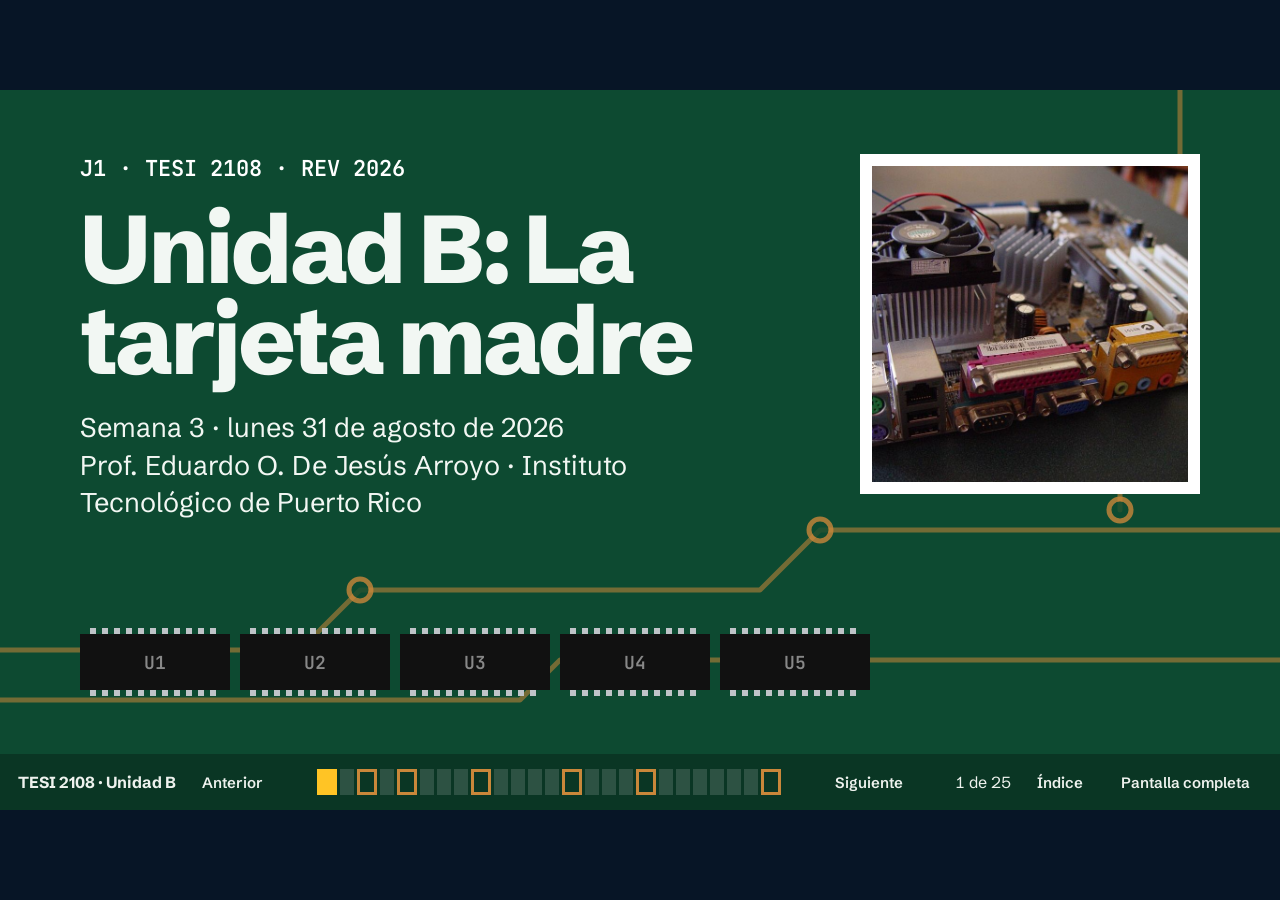
<file: unidadB.html>
<!doctype html>
<html lang="es">
<head>
<meta charset="utf-8">
<meta name="viewport" content="width=device-width,initial-scale=1">
<title>Unidad B: La tarjeta madre · TESI 2108</title>
<meta name="description" content="TESI 2108 Reparación de Computadoras. Unidad B: la tarjeta madre, sus componentes, buses, configuración y diagnóstico, con el tema de una placa de circuito.">
<link rel="preload" href="assets/fonts/schibsted-grotesk-latin-800-normal.woff2" as="font" type="font/woff2" crossorigin>
<link rel="stylesheet" href="assets/deck.css">
<style>
/* Tema de la Unidad B: la placa de circuito. Máscara de soldadura verde, pistas de cobre y serigrafía blanca. */
:root{--ground:#EEF2EE;--tone:#DCE5DD;--tone2:#C7D5C9;--ink:#0F2A1E;--soft:#3F5548;--accent:#0F5A3A;--accent-ink:#fff;--field:#0D4A31;--field-ink:#F2F7F3;--hi:#FFC425;--cu:#C9873A;--pcb:#0D4A31}
#bar{background:#0A3624}
#map button.ch{background:transparent;box-shadow:inset 0 0 0 3px var(--cu)}
#map button.ch.seen{background:var(--cu)}
#map button.cur,#map button.ch.cur{background:var(--hi);box-shadow:none}

/* capítulos: la placa */
.slide.chapter{background:var(--pcb)}
.board{position:absolute;inset:0;overflow:hidden}
.board svg.traces{position:absolute;inset:0;width:100%;height:100%}
.board .traces path{fill:none;stroke:var(--cu);stroke-width:5;stroke-linecap:round;stroke-linejoin:round;opacity:.55}
.board .traces circle{fill:var(--pcb);stroke:var(--cu);stroke-width:5;opacity:.8}
@media (prefers-reduced-motion:no-preference){
  .entering .traces path{stroke-dasharray:1400;stroke-dashoffset:1400;animation:trace 1.4s var(--ease-out) .15s forwards}
}
@keyframes trace{to{stroke-dashoffset:0}}
.board .inner{position:absolute;left:80px;top:64px;right:80px;bottom:64px;display:flex;flex-direction:column}
.silk{font:600 22px var(--mono);color:#fff;opacity:.9}
.board .ch-title{font-size:90px;line-height:.98;letter-spacing:-.035em;font-weight:800;max-width:820px;margin-top:16px}
.board .what{font-size:27px;line-height:1.38;max-width:700px;margin-top:24px;opacity:.88}
.board .chip-row{margin-top:auto;display:flex;gap:10px}
.board .chip-row span{width:150px;height:56px;background:#111;color:rgba(255,255,255,.5);display:flex;align-items:center;justify-content:center;font:600 18px var(--mono);position:relative}
.board .chip-row span::before,.board .chip-row span::after{content:"";position:absolute;left:10px;right:10px;height:6px;background:repeating-linear-gradient(90deg,#BFC4C8 0 6px,transparent 6px 12px)}
.board .chip-row span::before{top:-6px}.board .chip-row span::after{bottom:-6px}
.board .chip-row span.on{background:#1b1b1b;color:var(--hi)}
.board .obra{position:absolute;right:80px;top:64px;width:340px;height:340px;background:#fff;padding:12px}
.board .obra img{width:100%;height:100%;object-fit:cover;display:block}

/* fichas */
.ficha{background:#fff;padding:22px 26px}
.ficha .rd{font:600 18px var(--mono);color:var(--cu)}
.ficha h3{margin-top:4px}
.ficha p{font-size:21px;line-height:1.4;margin-top:8px;color:var(--soft)}
.grid4{display:grid;grid-template-columns:1fr 1fr;gap:18px}
.grid3{display:grid;grid-template-columns:repeat(3,1fr);gap:18px}
figure.foto{margin:0;background:#fff;padding:12px;display:flex;flex-direction:column}
figure.foto .ph{flex:1;min-height:0;position:relative;background:var(--tone);overflow:hidden}
figure.foto img{position:absolute;inset:0;width:100%;height:100%;object-fit:cover}
figure.foto.contain img{object-fit:contain;background:#fff}
figure.foto figcaption{font-size:15px;line-height:1.3;margin-top:8px;color:var(--soft)}
figure.foto .ph .alt{position:absolute;inset:0;display:none;align-items:center;justify-content:center;text-align:center;padding:16px;font-size:20px;font-weight:600;color:var(--soft)}
figure.foto.nofoto .ph .alt{display:flex}
.msg{background:#fff;padding:14px 18px;font-size:21px;min-height:56px;margin-top:16px}
.stat{background:var(--field);color:var(--field-ink);padding:20px 24px}
.stat .v{font-size:50px;font-weight:800;letter-spacing:-.03em;line-height:1.05;color:var(--hi)}
.stat .l{font-size:19px;margin-top:6px}

/* mapa interactivo de la placa */
.mapwrap{display:grid;grid-template-columns:600px 1fr;gap:28px;margin-top:18px}
.mb{position:relative;width:600px;height:500px;background:var(--pcb)}
.mb button{position:absolute;padding:0;font:600 15px var(--sans);color:#fff;display:flex;align-items:center;justify-content:center;text-align:center;line-height:1.1;border:3px solid transparent}
.mb button:hover,.mb button[aria-pressed=true]{border-color:var(--hi);background-clip:padding-box}
.mb button[aria-pressed=true]{outline:4px solid var(--hi)}
.mb .lbl{position:absolute;font:600 13px var(--mono);color:rgba(255,255,255,.7)}
.mapinfo .ficha{min-height:300px}
.mapinfo .ficha h3{font-size:34px}
.mapinfo .ficha p{font-size:23px}

/* factores de forma */
.ffs{display:flex;align-items:flex-end;gap:16px;height:380px;margin-top:20px}
.ff{position:relative;background:var(--pcb);color:#fff;display:flex;align-items:center;justify-content:center;font-size:22px;font-weight:800;transition:transform .5s var(--ease-expo)}
.ff small{position:absolute;bottom:-34px;left:0;right:0;text-align:center;color:var(--soft);font-size:17px;font-weight:600}
.ff .hole{position:absolute;width:12px;height:12px;border-radius:50%;background:#F2F7F3;border:3px solid var(--cu)}

/* PCIe */
.pcie{display:grid;grid-template-columns:1fr 1fr;gap:28px;margin-top:20px}
.slotviz{background:var(--pcb);padding:22px;height:230px;position:relative}
.slotviz .sl{position:absolute;left:22px;height:30px;background:#111}
.slotviz .sl i{position:absolute;inset:6px 6px;background:repeating-linear-gradient(90deg,#C9873A 0 3px,transparent 3px 6px)}
.slotviz .card{position:absolute;left:22px;height:46px;background:#3B6E9C;transition:width .4s var(--ease-expo)}
.slotviz .lbl{position:absolute;font:600 15px var(--mono);color:#fff;right:22px}
.seg{display:flex;gap:8px;flex-wrap:wrap}
.seg button{font-size:20px}

/* chipset */
.cs{position:relative;height:430px;margin-top:16px}
.cs .bx{position:absolute;background:#fff;padding:12px 16px;font-size:19px;transition:all .6s var(--ease-expo)}
.cs .bx b{display:block;font-size:24px}
.cs .bx.dark{background:var(--field);color:var(--field-ink)}
.cs .bx.dark b{color:var(--hi)}
.cs svg{position:absolute;inset:0;width:100%;height:100%;pointer-events:none}
.cs svg path{stroke:var(--cu);stroke-width:6;fill:none;transition:opacity .4s}

/* BIOS simulado */
.bios{background:#0A2A5E;color:#DDE6F5;font:500 21px var(--mono);height:440px;margin-top:18px;display:grid;grid-template-rows:auto 1fr auto}
.bios .top{display:flex;background:#0D3B82}
.bios .top button{font:600 19px var(--mono);background:transparent;color:#DDE6F5;padding:10px 18px}
.bios .top button[aria-pressed=true]{background:#DDE6F5;color:#0A2A5E}
.bios .body{padding:18px 24px;display:grid;grid-template-columns:1fr 330px;gap:24px}
.bios .help{border-left:3px solid #3E63A8;padding-left:18px;font-size:18px;color:#A9BBDD;font-family:var(--sans);line-height:1.4}
.bios .row{display:flex;justify-content:space-between;padding:5px 8px}
.bios .row.sel{background:#DDE6F5;color:#0A2A5E}
.bios .boot li{display:flex;justify-content:space-between;align-items:center;padding:4px 8px;margin-bottom:6px;background:#11397A}
.bios .boot li button{font:600 16px var(--mono);padding:4px 10px;background:#3E63A8;color:#fff;margin-left:6px}
.bios ol{list-style:none;margin:0;padding:0}
.bios .foot{background:#0D3B82;padding:6px 18px;font-size:16px;color:#A9BBDD}

/* sorter / chips */
.chips{display:flex;flex-wrap:wrap;gap:12px}
.chip{font:600 21px var(--sans);padding:12px 18px;background:#fff;color:var(--ink)}
.chip.sel{background:var(--ink);color:var(--ground)}
.chip.ok{background:#2E9E6B;color:#fff}
.chip.bad{background:#C0392B;color:#fff}
.bins{display:grid;gap:14px;margin-top:20px}
.bin{background:var(--tone);padding:16px 18px;min-height:150px}
.bin h3{font-size:24px}
.bin .in{display:flex;flex-wrap:wrap;gap:8px;margin-top:10px}
.bin .in span{font-size:18px;font-weight:600;background:#fff;padding:6px 10px}

/* simulador de configuración mínima */
.sim{display:grid;grid-template-columns:1fr 1fr;gap:28px;margin-top:18px}
.parts{display:grid;grid-template-columns:1fr 1fr;gap:10px}
.parts button{text-align:left;font-size:20px;padding:14px 16px;background:#fff}
.parts button[aria-pressed=true]{background:var(--accent);color:#fff}
.screen{white-space:pre-line;background:#000;height:250px;display:flex;align-items:center;justify-content:center;color:#7DF59A;font:600 22px var(--mono);text-align:center;padding:20px}
.leds{display:flex;gap:10px;margin-top:12px}
.leds span{flex:1;background:#fff;padding:8px;text-align:center;font:600 16px var(--mono);color:var(--soft)}
.leds span.lit{background:#C0392B;color:#fff}

/* diagnóstico */
.dx{display:grid;grid-template-columns:420px 1fr;gap:24px;margin-top:18px}
.dx .list{display:flex;flex-direction:column;gap:10px}
.dx .list button{text-align:left;font-size:20px;padding:14px 16px;background:#fff}
.dx .list button[aria-pressed=true]{background:var(--ink);color:var(--ground)}
.dx .ans{background:#fff;padding:24px 28px;min-height:360px}
.dx .ans .k{font:600 17px var(--mono);color:var(--cu)}
.dx .ans p{font-size:23px;margin-top:6px}

/* quiz */
.quiz{margin-top:16px}
.quiz .qz-q{font-size:30px;font-weight:700;line-height:1.2;min-height:76px}
.quiz .ops{display:grid;grid-template-columns:1fr 1fr;gap:12px;margin-top:16px}
.quiz .ops button{text-align:left;font-size:22px;padding:16px 18px;background:#fff}
.quiz .ops button.ok{background:#2E9E6B;color:#fff}
.quiz .ops button.bad{background:#C0392B;color:#fff}
.quiz .why{font-size:21px;margin-top:14px;min-height:62px;background:var(--tone);padding:12px 16px}
.quiz .foot{display:flex;justify-content:space-between;align-items:center;margin-top:14px;font-size:21px;font-weight:600}
.dots{display:flex;gap:6px}.dots i{width:22px;height:10px;background:var(--tone2)}.dots i.ok{background:#2E9E6B}.dots i.bad{background:#C0392B}.dots i.cur{background:var(--ink)}

.discrow{position:absolute;left:72px;right:72px;bottom:40px}
.field-hi .q{font-size:56px;line-height:1.05;letter-spacing:-.03em;font-weight:800;max-width:1100px}
.cred-list{columns:2;column-gap:40px;font-size:15px;line-height:1.45;margin-top:14px;padding-left:22px}
.cred-list a{color:var(--ink)}
</style>
</head>
<body>
<div id="viewport"><div id="stage" data-name="TESI 2108 · Unidad B">

<!-- 1 portada -->
<section class="slide chapter" data-title="Portada">
  <div class="board">
    <svg class="traces" viewBox="0 0 1280 664" aria-hidden="true"><path d="M0 560 H300 L360 500 H760 L820 440 H1280"/><path d="M0 610 H520 L560 570 H1280"/><path d="M1180 0 V180 L1120 240 V420"/><circle cx="360" cy="500" r="11"/><circle cx="820" cy="440" r="11"/><circle cx="1120" cy="420" r="11"/></svg>
    <div class="inner">
      <div class="silk" data-a>J1 · TESI 2108 · REV 2026</div>
      <h1 class="mask" style="margin-top:20px;font-size:96px;max-width:760px"><span>Unidad B: La tarjeta madre</span></h1>
      <p class="what" data-a>Semana 3 · lunes 31 de agosto de 2026<br>Prof. Eduardo O. De Jesús Arroyo · Instituto Tecnológico de Puerto Rico</p>
      <div class="chip-row" data-a><span>U1</span><span>U2</span><span>U3</span><span>U4</span><span>U5</span></div>
    </div>
    <figure class="obra foto" data-a><div class="ph"><img data-cm="Atx_computer_motherboard_with_cpu_and_fan.jpg" alt="Tarjeta madre ATX con su procesador y ventilador"><div class="alt">Tarjeta madre ATX</div></div></figure>
  </div>
</section>

<!-- 2 mapa -->
<section class="slide" data-title="Mapa de la tarjeta madre">
  <h2 class="mask"><span>Recorre la placa: toca cada parte</span></h2>
  <div class="mapwrap">
    <div class="mb" id="mb" data-a>
      <button data-p="io" style="left:14px;top:14px;width:70px;height:190px;background:#1A1A1A">Panel I/O</button>
      <button data-p="cpu" style="left:120px;top:40px;width:170px;height:150px;background:#2D2D2D">Socket CPU</button>
      <button data-p="eps" style="left:120px;top:8px;width:110px;height:26px;background:#E8E8E8;color:#111">EPS 8</button>
      <button data-p="ram" style="left:330px;top:18px;width:110px;height:210px;background:repeating-linear-gradient(90deg,#FFC425 0 16px,#0D4A31 16px 31px)"><span style="background:#0D4A31;padding:2px 6px">RAM</span></button>
      <button data-p="atx" style="left:480px;top:30px;width:90px;height:140px;background:#E8E8E8;color:#111">ATX 24</button>
      <button data-p="pcie" style="left:60px;top:280px;width:340px;height:28px;background:#111">PCIe x16</button>
      <button data-p="pci" style="left:60px;top:345px;width:200px;height:24px;background:#F2F2F2;color:#111">PCIe x1</button>
      <button data-p="m2" style="left:60px;top:400px;width:200px;height:28px;background:#555">M.2</button>
      <button data-p="cmos" style="left:300px;top:345px;width:60px;height:60px;background:#C7CCD1;color:#111;border-radius:50%">CMOS</button>
      <button data-p="chip" style="left:400px;top:330px;width:110px;height:100px;background:#0A2A1C;outline:2px solid var(--cu)">Chipset</button>
      <button data-p="sata" style="left:530px;top:300px;width:50px;height:120px;background:#2E6BC0">SATA</button>
      <button data-p="fp" style="left:400px;top:455px;width:180px;height:30px;background:#111">Panel frontal</button>
    </div>
    <div class="mapinfo" data-a>
      <div class="ficha"><div class="rd" id="mb-rd">TOCA UNA PARTE</div><h3 id="mb-h">La tarjeta madre</h3><p id="mb-p">Es la placa principal: conecta la CPU, la memoria, el almacenamiento, las tarjetas y la fuente, y los comunica entre sí. Toca cada parte del esquema.</p></div>
      <p class="small" style="margin-top:12px">Esquema simplificado: la posición exacta cambia por modelo. Revisa siempre el manual de la tarjeta.</p>
    </div>
  </div>
</section>

<!-- CAP 1 -->
<section class="slide chapter" data-title="01 · Estructura y factores de forma">
  <div class="board">
    <svg class="traces" viewBox="0 0 1280 664" aria-hidden="true"><path d="M0 590 H420 L470 540 H1280"/><path d="M1000 0 V120 L940 180 V330"/><circle cx="470" cy="540" r="11"/><circle cx="940" cy="330" r="11"/></svg>
    <div class="inner"><div class="silk" data-a>U1</div><h2 class="ch-title mask"><span>Estructura y factores de forma</span></h2><p class="what" data-a>ATX, Micro ATX y Mini-ITX: el tamaño decide la caja, las ranuras y los tornillos.</p>
    <div class="chip-row" data-a><span class="on">U1</span><span>U2</span><span>U3</span><span>U4</span><span>U5</span></div></div>
    <figure class="obra foto" data-a><div class="ph"><img data-cm="IBM_PC_Motherboard_(1981).jpg" alt="Tarjeta madre de la IBM PC de 1981"><div class="alt">Tarjeta madre IBM PC, 1981</div></div></figure>
  </div>
</section>

<section class="slide" data-title="Factores de forma a escala">
  <h2 class="mask"><span>Factores de forma, dibujados a escala</span></h2>
  <div class="cols" style="grid-template-columns:1fr 340px;gap:28px">
    <div>
      <div class="ffs" id="ffs" data-a>
        <div class="ff" data-ff="atx" style="width:300px;height:240px">ATX<small>305 × 244 mm · hasta 7 ranuras</small></div>
        <div class="ff" data-ff="matx" style="width:240px;height:240px">Micro ATX<small>244 × 244 mm · hasta 4</small></div>
        <div class="ff" data-ff="itx" style="width:168px;height:168px">Mini-ITX<small>170 × 170 mm · 1 ranura</small></div>
      </div>
    </div>
    <div data-a>
      <div class="ficha" style="min-height:250px"><h3 id="ff-h">¿Cabe en la caja?</h3><p id="ff-p">Escoge una caja y verás qué tarjetas acepta.</p></div>
      <div class="seg" style="margin-top:14px"><button data-case="atx">Caja ATX</button><button data-case="matx">Caja Micro ATX</button><button data-case="itx">Caja Mini-ITX</button></div>
    </div>
  </div>
</section>

<!-- CAP 2 -->
<section class="slide chapter" data-title="02 · Ranuras y chipset">
  <div class="board">
    <svg class="traces" viewBox="0 0 1280 664" aria-hidden="true"><path d="M0 540 H260 L310 590 H1280"/><path d="M1100 0 V260 L1040 320 V430"/><circle cx="310" cy="590" r="11"/><circle cx="1040" cy="430" r="11"/></svg>
    <div class="inner"><div class="silk" data-a>U2</div><h2 class="ch-title mask"><span>Ranuras de expansión y chipset</span></h2><p class="what" data-a>PCI, PCI Express y el chip que administra todo lo demás.</p>
    <div class="chip-row" data-a><span>U1</span><span class="on">U2</span><span>U3</span><span>U4</span><span>U5</span></div></div>
    <figure class="obra foto" data-a><div class="ph"><img data-cm="GigabyteH170-HD3-PCH-and-Slots.jpg" alt="Chipset y ranuras PCIe de una tarjeta Gigabyte H170"><div class="alt">Chipset y ranuras PCIe</div></div></figure>
  </div>
</section>

<section class="slide" data-title="PCI y PCIe">
  <h2 class="mask"><span>De PCI a PCI Express</span></h2>
  <div class="cols gap" style="grid-template-columns:330px 1fr;gap:28px;margin-top:22px">
    <figure class="foto" data-a style="height:440px"><div class="ph"><img data-cm="Pci-slots.jpg" alt="Ranuras PCI blancas en una tarjeta madre antigua"><div class="alt">Ranuras PCI</div></div><figcaption>Ranuras PCI blancas: equipos antiguos.</figcaption></figure>
    <div class="grid4" data-a>
      <div class="ficha"><div class="rd">PCI · HEREDADO</div><h3>Bus paralelo compartido</h3><p>32 bits y 133 MB/s para todas las tarjetas juntas. Ranura blanca.</p></div>
      <div class="ficha"><div class="rd">PCIe</div><h3>Enlaces seriales</h3><p>Cada tarjeta tiene su propio camino punto a punto, con carriles (lanes).</p></div>
      <div class="ficha"><div class="rd">x1 · x4 · x8 · x16</div><h3>Carriles</h3><p>Más carriles, más ancho de banda. La x16 es para la tarjeta de video.</p></div>
      <div class="ficha"><div class="rd">M.2 NVMe</div><h3>También es PCIe</h3><p>Los SSD NVMe usan carriles PCIe a través de la ranura M.2.</p></div>
    </div>
  </div>
</section>

<section class="slide" data-title="Calculadora PCIe">
  <h2 class="mask"><span>¿A qué velocidad trabaja la tarjeta?</span></h2>
  <div class="pcie">
    <div data-a>
      <h3>Generación</h3><div class="seg" id="pg" style="margin-top:8px"><button data-g="3">PCIe 3.0</button><button data-g="4">PCIe 4.0</button><button data-g="5">PCIe 5.0</button></div>
      <h3 style="margin-top:18px">Tarjeta</h3><div class="seg" id="pc" style="margin-top:8px"><button data-c="1">x1</button><button data-c="4">x4</button><button data-c="16">x16</button></div>
      <h3 style="margin-top:18px">Ranura (cableada)</h3><div class="seg" id="ps" style="margin-top:8px"><button data-s="1">x1</button><button data-s="4">x4</button><button data-s="16">x16</button></div>
    </div>
    <div data-a>
      <div class="slotviz" id="sv"><div class="sl" id="sv-sl" style="top:150px"><i></i></div><div class="card" id="sv-card" style="top:80px"></div><div class="lbl" id="sv-l1" style="top:94px">tarjeta</div><div class="lbl" id="sv-l2" style="top:184px">ranura</div></div>
      <div class="stat" style="margin-top:14px"><div class="v" id="pv">≈ 16 GB/s</div><div class="l" id="pl">por dirección</div></div>
    </div>
  </div>
</section>

<section class="slide" data-title="El chipset: antes y hoy">
  <h2 class="mask"><span>El chipset: antes y hoy</span></h2>
  <div class="cols" style="grid-template-columns:1fr 330px;gap:24px">
    <div class="cs" id="cs" data-a>
      <svg viewBox="0 0 780 430"><path id="cs-l1" d="M190 70 H330"/><path id="cs-l2" d="M110 120 V250"/><path id="cs-l3" d="M190 300 H330"/><path id="cs-l4" d="M190 280 L330 160"/></svg>
      <div class="bx dark" id="b-cpu" style="left:0;top:20px;width:190px;height:100px"><b>CPU</b><span id="b-cpu-t">Solo procesa</span></div>
      <div class="bx" id="b-nb" style="left:0;top:250px;width:190px;height:100px"><b id="b-nb-h">Puente norte</b><span id="b-nb-t">Memoria y video</span></div>
      <div class="bx" id="b-ram" style="left:330px;top:20px;width:200px;height:100px"><b>RAM</b>Memoria</div>
      <div class="bx" id="b-vid" style="left:330px;top:140px;width:200px;height:90px"><b>PCIe x16</b>Video</div>
      <div class="bx" id="b-sb" style="left:330px;top:250px;width:200px;height:100px"><b id="b-sb-h">Puente sur</b><span id="b-sb-t">USB, SATA, audio</span></div>
    </div>
    <div data-a>
      <div class="seg"><button class="go" id="cs-old" aria-pressed="true">Antes</button><button id="cs-new">Hoy</button></div>
      <div class="ficha" style="margin-top:14px;min-height:300px"><h3 id="cs-h">Dos puentes</h3><p id="cs-p">El puente norte controlaba la memoria y el video; el sur, los dispositivos lentos. La CPU llegaba a todo por el FSB.</p></div>
    </div>
  </div>
</section>

<!-- CAP 3 -->
<section class="slide chapter" data-title="03 · Conectores y cabezales">
  <div class="board">
    <svg class="traces" viewBox="0 0 1280 664" aria-hidden="true"><path d="M0 500 H200 L250 550 H700 L760 610 H1280"/><path d="M960 0 V200 L1020 260 V460"/><circle cx="250" cy="550" r="11"/><circle cx="1020" cy="460" r="11"/></svg>
    <div class="inner"><div class="silk" data-a>U3</div><h2 class="ch-title mask"><span>Conectores y cabezales</span></h2><p class="what" data-a>Socket, memoria, energía, ventiladores, jumpers y panel frontal.</p>
    <div class="chip-row" data-a><span>U1</span><span>U2</span><span class="on">U3</span><span>U4</span><span>U5</span></div></div>
    <figure class="obra foto" data-a><div class="ph"><img data-cm="Intel_LGA1200_Socket.jpg" alt="Socket Intel LGA 1200 con sus contactos"><div class="alt">Socket LGA 1200</div></div></figure>
  </div>
</section>

<section class="slide" data-title="LGA y PGA">
  <h2 class="mask"><span>Sockets: ¿dónde están los pines?</span></h2>
  <div class="grid3 gap" style="margin-top:22px">
    <figure class="foto" data-a style="height:300px"><div class="ph"><img data-cm="Intel_LGA1200_Socket.jpg" alt="Socket Intel LGA 1200"><div class="alt">Socket LGA</div></div><figcaption>LGA: los pines están en el socket (Intel LGA 1200).</figcaption></figure>
    <figure class="foto" data-a style="height:300px"><div class="ph"><img data-cm="Socket_AM4.jpg" alt="Socket AMD AM4 con orificios"><div class="alt">Socket PGA</div></div><figcaption>PGA: el socket tiene orificios (AMD AM4).</figcaption></figure>
    <figure class="foto" data-a style="height:300px"><div class="ph"><img data-cm="AMD_Ryzen_7_3700X_pins_IMGP3168_smial_wp.jpg" alt="Pines de un procesador AMD Ryzen 7 3700X"><div class="alt">Pines de la CPU</div></div><figcaption>…y los pines están en la CPU (Ryzen 7 3700X).</figcaption></figure>
  </div>
  <div class="msg" data-a style="font-size:22px"><b>Al instalar:</b> alinea el triángulo dorado de la CPU con la marca del socket, cierra la palanca ZIF y nunca hagas presión. Hoy: Intel LGA 1700 y 1851; AMD AM5 también es LGA.</div>
</section>

<section class="slide" data-title="Ranuras de memoria">
  <h2 class="mask"><span>Ranuras de memoria: la muesca manda</span></h2>
  <div class="cols" style="grid-template-columns:1fr 1fr;gap:28px;margin-top:22px">
    <table class="t" data-a><tr><th>Tipo</th><th>Pines</th><th>Voltaje</th></tr>
      <tr><td>DDR</td><td>184</td><td>2.5 V</td></tr><tr><td>DDR2</td><td>240</td><td>1.8 V</td></tr><tr><td>DDR3</td><td>240</td><td>1.5 V</td></tr><tr><td>DDR4</td><td>288</td><td>1.2 V</td></tr><tr><td>DDR5</td><td>288</td><td>1.1 V</td></tr></table>
    <div data-a>
      <figure class="foto" style="height:250px"><div class="ph"><img data-cm="DDR4_DIMM_4GB_-2133_IMGP5813_smial_wp.jpg" alt="Módulo DDR4 visto por ambas caras, con regla"><div class="alt">Módulo DDR4</div></div><figcaption>Módulo DDR4: la muesca está fuera del centro.</figcaption></figure>
      <p class="body" style="margin-top:14px">Cada generación tiene la muesca en otro lugar para que no se pueda instalar una memoria incompatible. DDR4 y DDR5 tienen 288 pines, pero no son intercambiables.</p>
    </div>
  </div>
</section>

<section class="slide" data-title="Energía, ventiladores y jumpers">
  <h2 class="mask"><span>Energía, ventiladores y jumpers</span></h2>
  <div class="cols" style="grid-template-columns:330px 1fr;gap:24px;margin-top:20px">
    <div data-a>
      <figure class="foto" style="height:215px"><div class="ph"><img data-cm="ATX_Power_connectors.jpg" alt="Conectores ATX de 24 y 4 pines"><div class="alt">Conector ATX</div></div><figcaption>ATX de 24 pines y de 4 pines.</figcaption></figure>
      <figure class="foto contain" style="height:200px;margin-top:12px"><div class="ph"><img data-cm="ATX12V_EPS12V_(8-pin).jpg" alt="Conector EPS de 8 pines para la CPU"><div class="alt">Conector EPS</div></div><figcaption>EPS de 8 pines para la CPU.</figcaption></figure>
    </div>
    <div class="grid4" data-a>
      <div class="ficha"><div class="rd">ATX_24P</div><h3>Energía principal</h3><p>Alimenta toda la tarjeta madre.</p></div>
      <div class="ficha"><div class="rd">CPU_8P</div><h3>Energía de la CPU</h3><p>12 V junto al socket. Olvidarlo: ventiladores giran, pero no hay imagen.</p></div>
      <div class="ficha"><div class="rd">CPU_FAN · SYS_FAN</div><h3>Ventiladores</h3><p>3 pines (voltaje) o 4 pines (PWM). CPU_FAN es obligatorio.</p></div>
      <div class="ficha"><div class="rd">CLR_CMOS</div><h3>Jumpers</h3><p>Puentes de configuración. CLR_CMOS borra el BIOS con el equipo desconectado.</p></div>
    </div>
  </div>
</section>

<section class="slide" data-title="Panel frontal: ¿tiene polaridad?">
  <h2 class="mask"><span>Panel frontal: ¿con o sin polaridad?</span></h2>
  <p class="body sub" data-a>Toca un cable de la caja y luego dónde va. Los LED tienen + y –; los botones no.</p>
  <div class="chips" id="fp-chips" data-a style="margin-top:16px"></div>
  <div class="bins" data-a style="grid-template-columns:repeat(3,1fr)">
    <div class="bin" data-bin="np"><h3>F_PANEL sin polaridad</h3><p class="small">Botones: da igual el orden</p><div class="in"></div></div>
    <div class="bin" data-bin="p"><h3>F_PANEL con polaridad</h3><p class="small">LED: + con +</p><div class="in"></div></div>
    <div class="bin" data-bin="h"><h3>Otro cabezal</h3><p class="small">USB y audio</p><div class="in"></div></div>
  </div>
  <div class="msg" id="fp-msg">El orden de los pines cambia por fabricante: el manual siempre manda.</div>
</section>

<!-- CAP 4 -->
<section class="slide chapter" data-title="04 · Buses, CPU y UEFI/BIOS">
  <div class="board">
    <svg class="traces" viewBox="0 0 1280 664" aria-hidden="true"><path d="M0 600 H380 L430 550 H1280"/><path d="M1160 0 V300 L1100 360 V470"/><circle cx="430" cy="550" r="11"/><circle cx="1100" cy="470" r="11"/></svg>
    <div class="inner"><div class="silk" data-a>U4</div><h2 class="ch-title mask"><span>Buses, CPU y configuración</span></h2><p class="what" data-a>Los caminos de los datos, la estructura del procesador y el firmware UEFI/BIOS.</p>
    <div class="chip-row" data-a><span>U1</span><span>U2</span><span>U3</span><span class="on">U4</span><span>U5</span></div></div>
    <figure class="obra foto" data-a><div class="ph"><img data-cm="CR2032_in_mainboard.jpg" alt="Pila CR2032 en su base de la tarjeta madre"><div class="alt">Pila CMOS</div></div></figure>
  </div>
</section>

<section class="slide" data-title="Velocidad de un bus">
  <h2 class="mask"><span>Capacidad de un bus = ancho × velocidad</span></h2>
  <div class="cols" style="grid-template-columns:1fr 1fr;gap:32px;margin-top:22px">
    <div data-a>
      <h3>Memoria</h3><div class="seg" id="bm" style="margin-top:8px"><button data-mt="2666">DDR4-2666</button><button data-mt="3200">DDR4-3200</button><button data-mt="4800">DDR5-4800</button><button data-mt="6000">DDR5-6000</button></div>
      <h3 style="margin-top:20px">Canales</h3><div class="seg" id="bc" style="margin-top:8px"><button data-ch="1">1 canal</button><button data-ch="2">2 canales</button></div>
      <div class="ficha" style="margin-top:20px"><h3>Tipos de bus</h3><p><b>FSB:</b> CPU ↔ puente norte (antiguo) · <b>Bus de memoria:</b> CPU ↔ RAM · <b>Bus de expansión:</b> PCIe.</p></div>
    </div>
    <div data-a>
      <div class="stat"><div class="v" id="bv">25.6 GB/s</div><div class="l" id="bl">3200 MT/s × 8 bytes × 1 canal</div></div>
      <p class="body" style="margin-top:16px">Cada canal de memoria tiene 64 bits (8 bytes). Con dos módulos iguales en las ranuras correctas, el ancho de banda se duplica.</p>
    </div>
  </div>
</section>

<section class="slide" data-title="Estructura de la CPU">
  <h2 class="mask"><span>Por dentro del procesador</span></h2>
  <div class="grid4 gap">
    <div class="ficha" data-a><div class="rd">CORE</div><h3>Núcleos</h3><p>Cada uno ejecuta instrucciones con su ALU y su unidad de control.</p></div>
    <div class="ficha" data-a><div class="rd">L1 · L2 · L3</div><h3>Caché</h3><p>Memoria muy rápida dentro de la CPU para los datos más usados.</p></div>
    <div class="ficha" data-a><div class="rd">IMC · PCIe · iGPU</div><h3>Controladores integrados</h3><p>Memoria, PCIe y, en muchos modelos, gráficos integrados.</p></div>
    <div class="ficha" data-a><div class="rd">IHS</div><h3>Tapa y sustrato</h3><p>La tapa lleva el calor al disipador; el sustrato tiene los contactos.</p></div>
  </div>
  <p class="small sub">La Unidad D (semana 5) profundiza en procesadores.</p>
</section>

<section class="slide" data-title="Configuración UEFI/BIOS">
  <h2 class="mask"><span>Practica en un UEFI/BIOS simulado</span></h2>
  <div class="bios" id="bios" data-a>
    <div class="top"><button data-bt="main" aria-pressed="true">Main</button><button data-bt="boot">Boot</button><button data-bt="sec">Security</button><button data-bt="exit">Save &amp; Exit</button></div>
    <div class="body">
      <div id="bios-panel"></div>
      <div class="help" id="bios-help"></div>
    </div>
    <div class="foot">Simulación para practicar · Supr, F2 o F10 abren el UEFI/BIOS real según el fabricante</div>
  </div>
</section>

<!-- CAP 5 -->
<section class="slide chapter" data-title="05 · Fallas y diagnóstico">
  <div class="board">
    <svg class="traces" viewBox="0 0 1280 664" aria-hidden="true"><path d="M0 560 H340 L390 610 H1280"/><path d="M1060 0 V160 L1000 220 V420"/><circle cx="390" cy="610" r="11"/><circle cx="1000" cy="420" r="11"/></svg>
    <div class="inner"><div class="silk" data-a>U5</div><h2 class="ch-title mask"><span>Fallas y diagnóstico</span></h2><p class="what" data-a>Síntomas, configuración mínima y buenas prácticas de instalación.</p>
    <div class="chip-row" data-a><span>U1</span><span>U2</span><span>U3</span><span>U4</span><span class="on">U5</span></div></div>
    <figure class="obra foto" data-a><div class="ph"><img data-cm="Nichicon_2200uF_6.3V_swollen_leaking_capacitors_Compaq_year_2001_motherboard.jpg" alt="Capacitores hinchados y con fugas en una tarjeta madre"><div class="alt">Capacitores hinchados</div></div></figure>
  </div>
</section>

<section class="slide" data-title="Diagnostica el síntoma">
  <h2 class="mask"><span>¿Qué revisas primero?</span></h2>
  <div class="dx">
    <div class="list" id="dx" data-a></div>
    <div class="ans" data-a><div class="k" id="dx-k">SÍNTOMA</div><h3 id="dx-h" style="font-size:30px">Escoge un síntoma</h3><p id="dx-c"></p><p id="dx-s" style="color:var(--soft)"></p>
      <figure class="foto" id="dx-fig" style="height:170px;margin-top:12px;display:none"><div class="ph"><img id="dx-img" alt=""><div class="alt"></div></div></figure></div>
  </div>
</section>

<section class="slide" data-title="Simulador: configuración mínima">
  <h2 class="mask"><span>Simulador: la configuración mínima</span></h2>
  <div class="sim">
    <div data-a>
      <p class="body">Activa lo que está conectado y pulsa <b>Encender</b>. Encuentra la configuración mínima que da imagen.</p>
      <div class="parts" id="parts" style="margin-top:14px">
        <button data-pt="atx" aria-pressed="true">ATX de 24 pines</button><button data-pt="eps" aria-pressed="false">EPS de la CPU</button>
        <button data-pt="cpu" aria-pressed="true">CPU con disipador</button><button data-pt="ram" aria-pressed="false">Un módulo de RAM</button>
        <button data-pt="vid" aria-pressed="false">Monitor en el puerto correcto</button><button data-pt="fp" aria-pressed="true">Botón del panel frontal</button>
      </div>
      <div class="row" style="margin-top:14px"><button class="go" id="pw">Encender</button></div>
    </div>
    <div data-a>
      <div class="screen" id="scr">Monitor apagado</div>
      <div class="leds"><span data-led="cpu">CPU</span><span data-led="dram">DRAM</span><span data-led="vga">VGA</span><span data-led="boot">BOOT</span></div>
      <div class="msg" id="sim-msg">Las tarjetas modernas tienen LED de diagnóstico: el que se queda encendido indica la falla.</div>
    </div>
  </div>
</section>

<section class="slide" data-title="Buenas prácticas">
  <h2 class="mask"><span>Buenas prácticas al instalar</span></h2>
  <div class="cols" style="grid-template-columns:1fr 380px;gap:24px;margin-top:20px">
    <div class="grid4" data-a>
      <div class="ficha"><div class="rd">STANDOFF</div><h3>Separadores correctos</h3><p>Solo donde hay agujeros: uno de más puede causar un corto.</p></div>
      <div class="ficha"><div class="rd">I/O SHIELD</div><h3>Placa de I/O primero</h3><p>Va en la caja antes que la tarjeta madre.</p></div>
      <div class="ficha"><div class="rd">CPU · RAM</div><h3>Instálalos afuera</h3><p>Con la tarjeta sobre su caja de cartón, nunca sobre la bolsa.</p></div>
      <div class="ficha"><div class="rd">MANUAL</div><h3>Consulta el manual</h3><p>Orden de pines, ranuras de RAM y conectores.</p></div>
    </div>
    <figure class="foto" data-a style="height:440px"><div class="ph"><img data-cm="ASUS_P5Q-EM_back_panel.jpg" alt="Panel trasero de conectores de una tarjeta madre ASUS"><div class="alt">Panel trasero de I/O</div></div><figcaption>Panel trasero (I/O): encaja en la placa de I/O de la caja.</figcaption></figure>
  </div>
</section>

<section class="slide field-hi" data-title="Actividad: mapa de la tarjeta madre">
  <p class="small" style="color:var(--ink);font-size:24px;font-weight:700">Actividad en el laboratorio · en parejas</p>
  <p class="q sub">Con la pulsera ESD, identifica factor de forma, socket, chipset, tipo de RAM y cada conector. Dibuja un mapa rotulado y compáralo con el manual.</p>
  <div class="discrow"><div class="timer" data-timer="1500"></div></div>
</section>

<section class="slide" data-title="Ejercicio corto">
  <h2 class="mask"><span>Ejercicio corto: seis preguntas</span></h2>
  <div class="quiz" id="qz" data-a>
    <div class="qz-q"></div><div class="ops"></div><div class="why"></div>
    <div class="foot"><div class="dots"></div><span class="qz-n"></span><button class="go qz-next">Siguiente</button></div>
  </div>
</section>

<section class="slide" data-title="Créditos y referencias">
  <h2 class="mask"><span>Créditos de las fotos y referencias</span></h2>
  <p class="small sub">Fotos de Wikimedia Commons, guardadas con la presentación. Cada enlace lleva a la página del archivo.</p>
  <ol class="cred-list" id="creds"></ol>
  <p class="small" style="margin-top:12px">Referencias: Meyers, M. (2025). <i>CompTIA A+ certification all-in-one exam guide</i> (11th ed.). McGraw-Hill · Docter, Q., &amp; Buhagiar, J. (2022). <i>CompTIA A+ complete study guide</i> (5th ed.). Sybex · Mueller, S. (2022). <i>Upgrading and repairing PCs</i> (22nd ed.). Que · ITPR. (2026). Prontuario TESI 2108 (rev. mayo 2026).</p>
</section>

<section class="slide chapter" data-title="Cierre">
  <div class="board">
    <svg class="traces" viewBox="0 0 1280 664" aria-hidden="true"><path d="M0 560 H300 L360 500 H760 L820 440 H1280"/><circle cx="360" cy="500" r="11"/><circle cx="820" cy="440" r="11"/></svg>
    <div class="inner"><div class="silk" data-a>POWER_OK</div><h2 class="ch-title mask"><span>Próxima: la fuente de alimentación</span></h2><p class="what" data-a>Próxima clase: lunes 14 de septiembre, Unidad C. El lunes 7 de septiembre no hay clases (Día del Trabajo).</p>
    <div class="chip-row" data-a><span class="on">U1</span><span class="on">U2</span><span class="on">U3</span><span class="on">U4</span><span class="on">U5</span></div></div>
  </div>
</section>

</div></div>
<script src="assets/deck.js"></script>
<script src="assets/kit.js"></script>
<script>
(function(){
'use strict';
var $=function(i){return document.getElementById(i)};
var CRED={"Pci-slots.jpg": {"f": "Pci_slots", "a": "", "l": "Public domain"}, "ASUS_P5Q-EM_back_panel.jpg": {"f": "ASUS_P5Q_EM_back_panel", "a": "Hitachi-Train (talk)", "l": "Public domain"}, "CR2032_in_mainboard.jpg": {"f": "CR2032_in_mainboard", "a": "Lukas A, CZE", "l": "Public domain"}, "IBM_PC_Motherboard_(1981).jpg": {"f": "IBM_PC_Motherboard_1981", "a": "German", "l": "CC BY-SA 3.0"}, "Nichicon_2200uF_6.3V_swollen_leaking_capacitors_Compaq_year_2001_motherboard.jpg": {"f": "Nichicon_2200uF_6_3V_swollen_leaking_capacitors_Compaq_year_", "a": "Fromthehill", "l": "CC BY-SA 3.0"}, "Atx_computer_motherboard_with_cpu_and_fan.jpg": {"f": "Atx_computer_motherboard_with_cpu_and_fan", "a": "Leon Brooks", "l": "Public domain"}, "DDR4_DIMM_4GB_-2133_IMGP5813_smial_wp.jpg": {"f": "DDR4_DIMM_4GB_2133_IMGP5813_smial_wp", "a": "smial", "l": "FAL"}, "ATX12V_EPS12V_(8-pin).jpg": {"f": "ATX12V_EPS12V_8_pin", "a": "Chrispos3", "l": "CC BY-SA 4.0"}, "Socket_AM4.jpg": {"f": "Socket_AM4", "a": "Darklanlan", "l": "CC0"}, "ATX_Power_connectors.jpg": {"f": "ATX_Power_connectors", "a": "Dmitry Makeev", "l": "CC BY-SA 4.0"}, "AMD_Ryzen_7_3700X_pins_IMGP3168_smial_wp.jpg": {"f": "AMD_Ryzen_7_3700X_pins_IMGP3168_smial_wp", "a": "Smial (talk)", "l": "FAL"}, "Intel_LGA1200_Socket.jpg": {"f": "Intel_LGA1200_Socket", "a": "Gavin Bonshor", "l": "CC BY-SA 4.0"}, "GigabyteH170-HD3-PCH-and-Slots.jpg": {"f": "GigabyteH170_HD3_PCH_and_Slots", "a": "TheStriker", "l": "CC BY-SA 4.0"}};
Kit.photos('B',CRED);
Kit.credits($('creds'),CRED);

/* ---------- mapa ---------- */
var MP={
 io:['PANEL I/O','Panel trasero','USB, red, audio y video integrado. Encaja en la placa de I/O de la caja.'],
 cpu:['SOCKET','Socket de la CPU','Aloja el procesador. LGA (pines en el socket) o PGA (pines en la CPU).'],
 eps:['CPU_8P','EPS de 8 pines','Energía de 12 V para la CPU. Si falta, los ventiladores giran pero no hay imagen.'],
 ram:['DIMM','Ranuras de memoria','Junto al socket, porque el controlador de memoria está en la CPU. Los colores marcan el doble canal.'],
 atx:['ATX_24P','Conector ATX de 24 pines','Energía principal de toda la tarjeta, desde la fuente.'],
 pcie:['PCIEX16','Ranura PCIe x16','La más cercana a la CPU: para la tarjeta de video.'],
 pci:['PCIEX1','Ranura PCIe x1','Para tarjetas de red, sonido, USB o Wi-Fi.'],
 m2:['M2_1','Ranura M.2','Para SSD NVMe (PCIe) o M.2 SATA, según la tarjeta.'],
 cmos:['BAT1','Pila CMOS CR2032','Mantiene la hora y la configuración cuando el equipo está desconectado.'],
 chip:['PCH','Chipset','Administra USB, SATA, audio, red y carriles PCIe adicionales.'],
 sata:['SATA6G','Puertos SATA','Para discos y unidades ópticas de 2.5″ y 3.5″.'],
 fp:['F_PANEL','Panel frontal','Botón de encendido, reinicio y luces. Orden de pines según el manual.']
};
[].forEach.call($('mb').querySelectorAll('[data-p]'),function(b){b.setAttribute('aria-pressed','false');b.onclick=function(){
  [].forEach.call($('mb').querySelectorAll('[data-p]'),function(x){x.setAttribute('aria-pressed',x===b)});
  var m=MP[b.dataset.p];$('mb-rd').textContent=m[0];$('mb-h').textContent=m[1];$('mb-p').textContent=m[2]}});

/* ---------- factores de forma ---------- */
var FIT={atx:['atx','matx','itx'],matx:['matx','itx'],itx:['itx']};
var CN={atx:'Una caja ATX',matx:'Una caja Micro ATX',itx:'Una caja Mini-ITX'};
[].forEach.call(document.querySelectorAll('[data-case]'),function(b){b.onclick=function(){
  [].forEach.call(document.querySelectorAll('[data-case]'),function(x){x.setAttribute('aria-pressed',x===b)});
  var ok=FIT[b.dataset.case];
  [].forEach.call(document.querySelectorAll('.ff'),function(f){var y=ok.indexOf(f.dataset.ff)>=0;f.style.background=y?'var(--pcb)':'#B9C3BC';f.style.transform=y?'none':'translateY(16px)'});
  $('ff-h').textContent=CN[b.dataset.case]+' acepta:';
  $('ff-p').textContent=ok.map(function(k){return {atx:'ATX',matx:'Micro ATX',itx:'Mini-ITX'}[k]}).join(', ')+'. Una caja tiene separadores para tarjetas de su tamaño o menores, nunca mayores.'}});

/* ---------- PCIe ---------- */
var pg=4,pc=16,ps=16,GB={3:0.985,4:1.969,5:3.938};
function seg(id,attr,val,fn){[].forEach.call($(id).children,function(b){b.setAttribute('aria-pressed',+b.dataset[attr]===val);b.onclick=function(){fn(+b.dataset[attr]);pcDraw()}})}
function pcDraw(){
  seg('pg','g',pg,function(v){pg=v});seg('pc','c',pc,function(v){pc=v});seg('ps','s',ps,function(v){ps=v});
  var W=500,per=W/16;
  $('sv-sl').style.width=(ps*per)+'px';$('sv-card').style.width=(pc*per)+'px';
  $('sv-l1').textContent='tarjeta x'+pc;$('sv-l2').textContent='ranura x'+ps;
  var lanes=Math.min(pc,ps),bw=GB[pg]*lanes;
  $('pv').textContent='≈ '+(bw<10?bw.toFixed(1):Math.round(bw))+' GB/s';
  var note='PCIe '+pg+'.0 · trabaja en x'+lanes+' · por dirección.';
  if(pc>ps)note='La tarjeta x'+pc+' en una ranura cableada x'+ps+' funciona, pero solo con '+ps+' carril'+(ps>1?'es':'')+'. Ojo: físicamente necesita una ranura del tamaño de la tarjeta.';
  else if(pc<ps)note='Una tarjeta x'+pc+' funciona en una ranura x'+ps+': usa solo sus '+pc+' carril'+(pc>1?'es':'')+'.';
  $('pl').textContent=note}
pcDraw();

/* ---------- chipset ---------- */
function csMode(now){
  $('cs-old').setAttribute('aria-pressed',!now);$('cs-new').setAttribute('aria-pressed',now);
  $('cs-old').classList.toggle('go',!now);$('cs-new').classList.toggle('go',now);
  if(now){$('b-cpu-t').textContent='Controla memoria y video';$('b-nb').style.opacity=.25;$('b-nb-h').textContent='Puente norte';$('b-nb-t').textContent='Ya no existe';
    $('b-sb-h').textContent='Chipset (PCH)';$('b-sb-t').textContent='USB, SATA, audio, red, PCIe extra';
    $('cs-l1').setAttribute('d','M190 70 H330');$('cs-l4').setAttribute('d','M190 100 L330 185');$('cs-l2').setAttribute('d','M95 120 C95 330 250 300 330 300');$('cs-l3').style.opacity=0;
    $('cs-h').textContent='Un solo chip';$('cs-p').textContent='La CPU controla la memoria y la ranura x16. El chipset (PCH en Intel) se conecta a la CPU por DMI y maneja lo demás. Define cuántos puertos y funciones tiene la tarjeta.'}
  else{$('b-cpu-t').textContent='Solo procesa';$('b-nb').style.opacity=1;$('b-nb-h').textContent='Puente norte';$('b-nb-t').textContent='Memoria y video';
    $('b-sb-h').textContent='Puente sur';$('b-sb-t').textContent='USB, SATA, audio';
    $('cs-l1').setAttribute('d','M190 280 L330 70');$('cs-l4').setAttribute('d','M190 290 L330 185');$('cs-l2').setAttribute('d','M95 120 V250');$('cs-l3').style.opacity=1;$('cs-l3').setAttribute('d','M190 320 H330');
    $('cs-h').textContent='Dos puentes';$('cs-p').textContent='El puente norte controlaba la memoria y el video; el sur, los dispositivos lentos. La CPU llegaba a todo por el FSB.'}}
$('cs-old').onclick=function(){csMode(false)};$('cs-new').onclick=function(){csMode(true)};csMode(false);

/* ---------- panel frontal ---------- */
Kit.sorter($('fp-chips'),$('fp-chips').closest('.slide'),[
 ['POWER SW','np','Es un botón: no importa la polaridad.'],['RESET SW','np','Es un botón: no importa la polaridad.'],
 ['POWER LED +/–','p','Es un LED: el + va con el +.'],['HDD LED +/–','p','Es un LED: el + va con el +.'],
 ['USB 3.0 (19 pines)','h','Va en su cabezal azul con guía.'],['HD AUDIO','h','Va en el cabezal de audio de 10 pines.'],['USB 2.0 (9 pines)','h','Va en un cabezal USB de 9 pines.']
],$('fp-msg'),'¡Completo! Si un LED no enciende, inviértelo: no se daña.');

/* ---------- bus ---------- */
var mt=3200,ch=1;
function bDraw(){[].forEach.call($('bm').children,function(b){b.setAttribute('aria-pressed',+b.dataset.mt===mt);b.onclick=function(){mt=+b.dataset.mt;bDraw()}});
  [].forEach.call($('bc').children,function(b){b.setAttribute('aria-pressed',+b.dataset.ch===ch);b.onclick=function(){ch=+b.dataset.ch;bDraw()}});
  var v=mt*8*ch/1000;$('bv').textContent=v.toFixed(1)+' GB/s';$('bl').textContent=mt.toLocaleString('en-US')+' MT/s × 8 bytes × '+ch+' canal'+(ch>1?'es':'')}
bDraw();

/* ---------- BIOS ---------- */
var boot=['Windows Boot Manager (SSD NVMe)','Memoria USB','Red (PXE)'],bt='main',secOn=false;
var HELP={main:'Muestra el modelo de CPU, la memoria instalada, la fecha y la hora. Si se pierde la hora al desconectar el equipo, cambia la pila CR2032.',
 boot:'Ordena desde qué unidad arranca el equipo. Para instalar Windows desde una memoria USB, súbela al primer lugar.',
 sec:'Contraseña de administrador, Secure Boot y TPM. Windows 11 necesita TPM 2.0 y Secure Boot.',
 exit:'Guarda los cambios (F10) o sal sin guardar. Load Defaults restaura la configuración de fábrica.'};
function bios(){var p=$('bios-panel'),h='';
  [].forEach.call($('bios').querySelectorAll('[data-bt]'),function(b){b.setAttribute('aria-pressed',b.dataset.bt===bt);b.onclick=function(){bt=b.dataset.bt;bios()}});
  if(bt==='main')h='<div class="row sel"><span>CPU</span><span>Intel Core i5-12400</span></div><div class="row"><span>Memoria total</span><span>16384 MB (DDR4)</span></div><div class="row"><span>Velocidad de memoria</span><span>3200 MT/s</span></div><div class="row"><span>Fecha del sistema</span><span>08/31/2026</span></div><div class="row"><span>Hora del sistema</span><span>08:30:00</span></div>';
  if(bt==='boot')h='<div class="row sel"><span>Orden de arranque</span><span></span></div><ol class="boot">'+boot.map(function(b,i){return '<li><span>'+(i+1)+'. '+b+'</span><span><button data-up="'+i+'" aria-label="Subir">▲</button><button data-dn="'+i+'" aria-label="Bajar">▼</button></span></li>'}).join('')+'</ol>';
  if(bt==='sec')h='<div class="row sel"><span>Contraseña de administrador</span><span>No instalada</span></div><div class="row"><span>Secure Boot</span><span><button id="sb" style="font:600 16px var(--mono);padding:2px 10px">'+(secOn?'Enabled':'Disabled')+'</button></span></div><div class="row"><span>TPM 2.0</span><span>Enabled</span></div>';
  if(bt==='exit')h='<div class="row sel"><span>Save Changes and Reset (F10)</span><span></span></div><div class="row"><span>Discard Changes and Exit</span><span></span></div><div class="row"><span>Load Optimized Defaults</span><span></span></div><div class="row"><span>Primer dispositivo de arranque</span><span>'+boot[0].split(' (')[0]+'</span></div><div class="row"><span>Secure Boot</span><span>'+(secOn?'Enabled':'Disabled')+'</span></div>';
  p.innerHTML=h;$('bios-help').textContent=HELP[bt];
  [].forEach.call(p.querySelectorAll('[data-up]'),function(b){b.onclick=function(){var i=+b.dataset.up;if(i>0){var t=boot[i];boot[i]=boot[i-1];boot[i-1]=t}bios()}});
  [].forEach.call(p.querySelectorAll('[data-dn]'),function(b){b.onclick=function(){var i=+b.dataset.dn;if(i<boot.length-1){var t=boot[i];boot[i]=boot[i+1];boot[i+1]=t}bios()}});
  var sb=$('sb');if(sb)sb.onclick=function(){secOn=!secOn;bios()}}
bios();

/* ---------- diagnóstico ---------- */
var DX=[
 ['No enciende nada','Fuente, cable del botón o conector de 24 pines.','Prueba el tomacorriente y la fuente; revisa POWER SW en F_PANEL.'],
 ['Ventiladores giran, sin imagen','Falta el EPS de la CPU o la RAM está mal puesta.','Revisa el conector de 8 pines; reasienta la RAM; usa la configuración mínima.'],
 ['Pitidos al encender','Error en la prueba POST (RAM o video).','Cuenta los pitidos y búscalos en el manual del fabricante.'],
 ['Reinicios o apagados','Calor, capacitores dañados o fuente débil.','Revisa temperaturas, polvo y capacitores hinchados.','Nichicon_2200uF_6.3V_swollen_leaking_capacitors_Compaq_year_2001_motherboard.jpg'],
 ['Pierde la hora y la configuración','Pila CMOS agotada.','Reemplaza la pila CR2032 y configura de nuevo el UEFI/BIOS.','CR2032_in_mainboard.jpg'],
 ['USB o audio frontales no funcionan','Cabezal desconectado o falta el controlador del chipset.','Revisa los cabezales; instala los controladores del chipset.']
];
DX.forEach(function(d,i){var b=document.createElement('button');b.textContent=d[0];b.setAttribute('aria-pressed','false');b.onclick=function(){
  [].forEach.call($('dx').children,function(x){x.setAttribute('aria-pressed',x===b)});
  $('dx-k').textContent='CAUSA PROBABLE';$('dx-h').textContent=d[0];$('dx-c').textContent=d[1];$('dx-s').textContent='Qué hacer: '+d[2];
  if(d[3]){$('dx-fig').style.display='';Kit.setPhoto($('dx-img'),'B',CRED,d[3]);$('dx-img').alt=d[0]}else $('dx-fig').style.display='none'};$('dx').appendChild(b)});

/* ---------- simulador ---------- */
var pts={atx:true,eps:false,cpu:true,ram:false,vid:false,fp:true};
[].forEach.call($('parts').children,function(b){b.onclick=function(){pts[b.dataset.pt]=!pts[b.dataset.pt];b.setAttribute('aria-pressed',pts[b.dataset.pt])}});
$('pw').onclick=function(){var led=null,s,m;
  if(!pts.fp){s='—';m='No pasa nada: el botón del panel frontal no está conectado a F_PANEL.'}
  else if(!pts.atx){s='—';m='No pasa nada: sin el conector de 24 pines la tarjeta no recibe energía.'}
  else if(!pts.eps||!pts.cpu){s='Sin señal';led='cpu';m='Los ventiladores giran, pero el LED de CPU queda encendido: falta '+(!pts.cpu?'la CPU':'el conector EPS de la CPU')+'.'}
  else if(!pts.ram){s='Sin señal';led='dram';m='LED DRAM encendido y pitidos: falta la memoria o está mal asentada.'}
  else if(!pts.vid){s='Sin señal';led='vga';m='LED VGA: revisa que el monitor esté en el puerto correcto (tarjeta de video si la hay).'}
  else{s='POST OK\nPresiona Supr para entrar al UEFI/BIOS';m='¡Imagen! Esta es la configuración mínima. Ahora agrega un componente a la vez.'}
  $('scr').textContent=s;$('sim-msg').textContent=m;
  [].forEach.call(document.querySelectorAll('[data-led]'),function(l){l.classList.toggle('lit',l.dataset.led===led)})};

/* ---------- ejercicio ---------- */
Kit.quiz($('qz'),[
 ['¿Qué caja acepta una tarjeta Micro ATX?',['Solo una caja Micro ATX','Una caja ATX o una Micro ATX','Solo una caja Mini-ITX','Ninguna caja estándar'],1,'Una caja ATX tiene separadores para tamaños menores; una caja más pequeña no tiene espacio para una tarjeta mayor.'],
 ['En un socket LGA, ¿dónde están los pines?',['En la CPU','En el socket de la tarjeta madre','En el disipador','En la pila CMOS'],1,'En LGA los pines están en el socket; en PGA están en la CPU.'],
 ['Un equipo nuevo enciende los ventiladores, pero no da imagen y el LED de CPU queda encendido. ¿Qué revisas primero?',['La pila CMOS','El conector EPS de 8 pines de la CPU','El cable SATA','El audio frontal'],1,'Sin el EPS la CPU no recibe energía, aunque los ventiladores giren.'],
 ['¿Qué cable del panel frontal tiene polaridad?',['POWER SW','RESET SW','POWER LED','Ninguno'],2,'Los LED tienen + y –; los botones no.'],
 ['DDR4-3200 en doble canal, ¿qué ancho de banda tiene?',['25.6 GB/s','51.2 GB/s','3.2 GB/s','6.4 GB/s'],1,'3200 × 8 bytes × 2 canales = 51,200 MB/s = 51.2 GB/s.'],
 ['El equipo pierde la fecha y la hora cada vez que se desconecta. ¿Qué falla?',['El chipset','La pila CMOS CR2032','La memoria RAM','La fuente de poder'],1,'La pila CMOS mantiene la hora y la configuración cuando no hay energía.']
]);

Deck.start();
})();
</script>
</body>
</html>
</file>
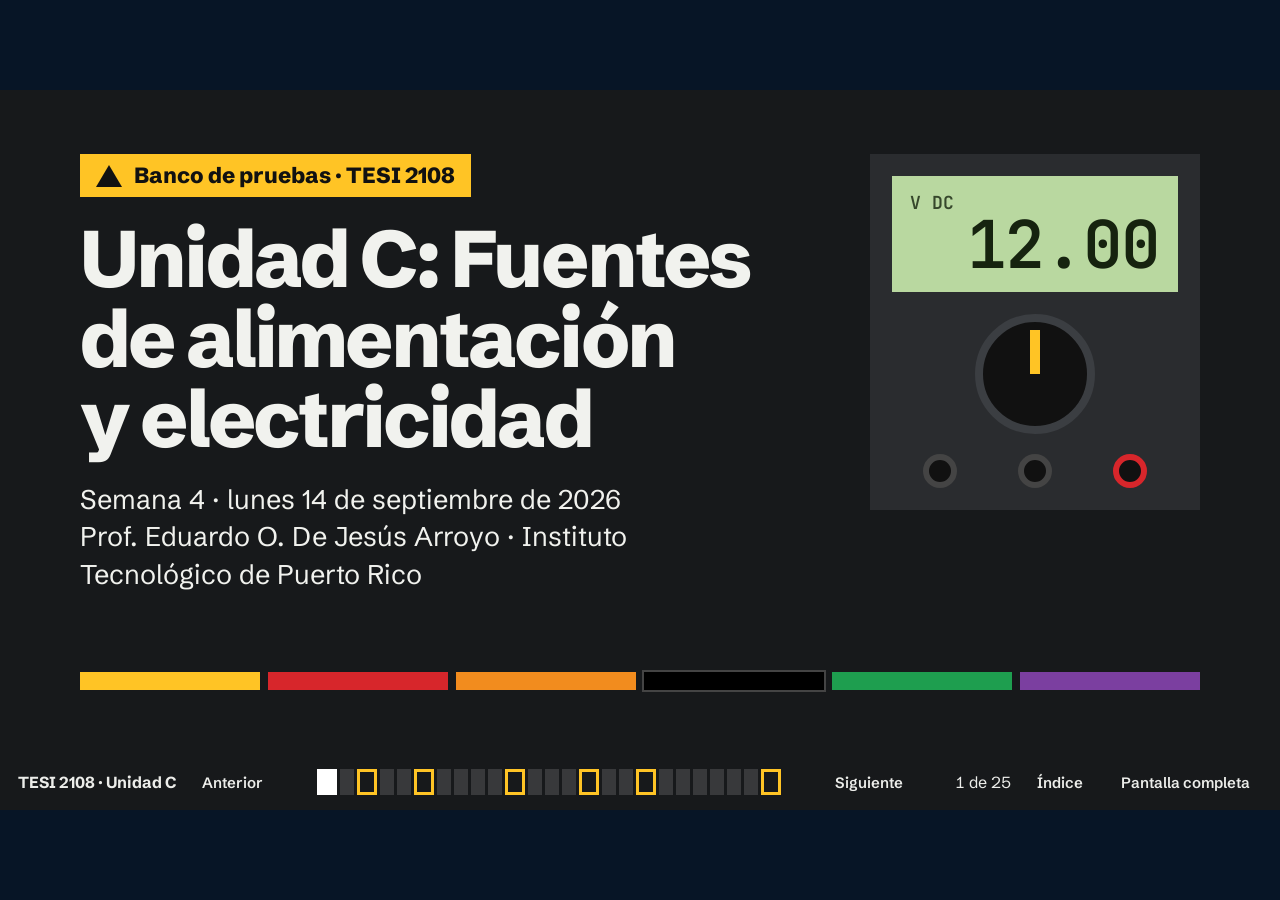
<file: unidadC.html>
<!doctype html>
<html lang="es">
<head>
<meta charset="utf-8">
<meta name="viewport" content="width=device-width,initial-scale=1">
<title>Unidad C: Fuentes de alimentación · TESI 2108</title>
<meta name="description" content="TESI 2108 Reparación de Computadoras. Unidad C: fuentes de alimentación y principios de electricidad, en un banco de pruebas eléctrico.">
<link rel="preload" href="assets/fonts/schibsted-grotesk-latin-800-normal.woff2" as="font" type="font/woff2" crossorigin>
<link rel="stylesheet" href="assets/deck.css">
<style>
/* Tema de la Unidad C: el banco de pruebas eléctrico. Pantallas de multímetro, rótulos de advertencia y cables por colores. */
:root{--ground:#ECEDEA;--tone:#DEDFDA;--tone2:#CBCCC5;--ink:#151719;--soft:#4A4D50;--accent:#151719;--accent-ink:#FFC425;--field:#17191B;--field-ink:#F1F2EE;--hi:#FFC425;--lcd:#B9D8A0;--lcd-ink:#16230F;--y:#FFC425;--r:#D7262B;--o:#F28C1E;--g:#1E9E4F;--bl:#1F6FC9;--pu:#7B3FA0;--gr:#9AA0A6}
#bar{background:#17191B}
#map button.ch{background:transparent;box-shadow:inset 0 0 0 3px var(--y)}
#map button.ch.seen{background:var(--y)}
#map button.cur,#map button.ch.cur{background:#fff;box-shadow:none}

/* capítulos: el panel del banco */
.bench{position:absolute;inset:0;padding:64px 80px;display:flex;flex-direction:column}
.bench .tag{display:inline-flex;align-self:flex-start;align-items:center;gap:12px;background:var(--y);color:#111;font-weight:800;font-size:22px;padding:8px 16px}
.bench .tag i{width:0;height:0;border-left:13px solid transparent;border-right:13px solid transparent;border-bottom:22px solid #111;position:relative}
.bench .ch-title{font-size:90px;line-height:.98;letter-spacing:-.035em;font-weight:800;max-width:780px;margin-top:22px}
.bench .what{font-size:27px;line-height:1.38;max-width:700px;margin-top:22px;opacity:.86}
.bench .wires{margin-top:auto;display:flex;gap:8px;height:18px}
.bench .wires i{flex:1}
@media (prefers-reduced-motion:no-preference){.entering .bench .wires i{animation:wire .9s var(--ease-expo) both}.entering .bench .wires i:nth-child(2){animation-delay:.08s}.entering .bench .wires i:nth-child(3){animation-delay:.16s}.entering .bench .wires i:nth-child(4){animation-delay:.24s}.entering .bench .wires i:nth-child(5){animation-delay:.32s}.entering .bench .wires i:nth-child(6){animation-delay:.4s}}
@keyframes wire{from{transform:scaleX(0);transform-origin:left}to{transform:none}}
.meter{position:absolute;right:80px;top:64px;width:330px;background:#2A2C2F;padding:22px}
.meter .lcd{background:var(--lcd);color:var(--lcd-ink);font:600 66px/1 var(--mono);text-align:right;padding:18px 18px 14px;letter-spacing:-.02em}
.meter .lcd small{display:block;font-size:18px;text-align:left;letter-spacing:0;opacity:.8}
.meter .knob{width:120px;height:120px;border-radius:50%;background:#111;margin:22px auto 0;position:relative;border:8px solid #3B3E42}
.meter .knob::after{content:"";position:absolute;left:50%;top:8px;width:10px;height:44px;margin-left:-5px;background:var(--y)}
.meter .jacks{display:flex;justify-content:space-around;margin-top:20px}
.meter .jacks span{width:34px;height:34px;border-radius:50%;background:#111;border:6px solid #444}
.meter .jacks span.r{border-color:var(--r)}

/* bloques */
.ficha{background:#fff;padding:22px 26px}
.ficha .k{font:600 17px var(--mono);color:#8A6A00}
.ficha h3{margin-top:4px}
.ficha p{font-size:21px;line-height:1.4;margin-top:8px;color:var(--soft)}
.grid4{display:grid;grid-template-columns:1fr 1fr;gap:18px}
.grid3{display:grid;grid-template-columns:repeat(3,1fr);gap:18px}
figure.foto{margin:0;background:#fff;padding:12px;display:flex;flex-direction:column}
figure.foto .ph{flex:1;min-height:0;position:relative;background:var(--tone);overflow:hidden}
figure.foto img{position:absolute;inset:0;width:100%;height:100%;object-fit:cover}
figure.foto.contain img{object-fit:contain;background:#fff}
figure.foto figcaption{font-size:15px;line-height:1.3;margin-top:8px;color:var(--soft)}
figure.foto .ph .alt{position:absolute;inset:0;display:none;align-items:center;justify-content:center;text-align:center;padding:16px;font-size:20px;font-weight:600;color:var(--soft)}
figure.foto.nofoto .ph .alt{display:flex}
.msg{background:#fff;padding:14px 18px;font-size:21px;min-height:56px;margin-top:16px}
.lcdbox{background:var(--lcd);color:var(--lcd-ink);padding:16px 20px}
.lcdbox .v{font:600 58px/1 var(--mono);letter-spacing:-.02em}
.lcdbox .l{font-size:18px;margin-top:6px}
.warn{background:var(--y);color:#111;padding:14px 18px;font-size:21px;font-weight:600}
.seg{display:flex;gap:8px;flex-wrap:wrap}
.seg button{font-size:19px}
button.go{background:#151719;color:var(--y)}
button.go:hover{background:#000}
button[aria-pressed=true]{background:#151719;color:var(--y)}

/* ley de Ohm */
.ohm{display:grid;grid-template-columns:330px 1fr;gap:32px;margin-top:20px}
.tri{position:relative;width:330px;height:290px}
.tri svg{width:100%;height:100%}
.tri button{position:absolute;width:96px;height:80px;font:800 54px var(--sans);background:transparent;color:#fff;padding:0}
.tri button[aria-pressed=true]{color:var(--y);background:transparent}
.tri button:hover{background:rgba(255,255,255,.08)}
.ohm .inp label{display:block;font-size:21px;font-weight:600;margin-bottom:6px}
.ohm .inp input{font:600 32px var(--mono);width:200px;padding:10px 14px;border:0;background:#fff}
.ohm .inp .u{font:600 28px var(--mono);margin-left:8px}

/* multímetro */
.mm{display:grid;grid-template-columns:330px 1fr;gap:28px;margin-top:18px}
.mmdev{background:#2A2C2F;padding:20px}
.mmdev .lcd{background:var(--lcd);color:var(--lcd-ink);font:600 54px/1 var(--mono);text-align:right;padding:16px 16px 12px;min-height:96px}
.mmdev .lcd small{display:block;font-size:16px;text-align:left;opacity:.8}
.dial{display:grid;grid-template-columns:1fr 1fr;gap:8px;margin-top:16px}
.dial button{background:#111;color:#E6E6E6;font:600 18px var(--mono);padding:12px 8px}
.dial button[aria-pressed=true]{background:var(--y);color:#111}
.cases{display:flex;flex-direction:column;gap:10px}
.cases button{text-align:left;font-size:20px;padding:14px 16px;background:#fff}
.cases button[aria-pressed=true]{background:#151719;color:var(--y)}

/* AC → DC */
.flow{display:grid;grid-template-columns:repeat(5,1fr);gap:10px;margin-top:18px}
.flow .st{background:#fff;padding:14px 16px;min-height:120px;opacity:.45;transition:opacity .3s,background .3s}
.flow .st.on{opacity:1}
.flow .st.cur{background:var(--y)}
.flow .st b{display:block;font-size:22px}
.flow .st span{font-size:17px;color:var(--soft)}
.scope{background:#0E1A12;margin-top:16px;height:210px;position:relative}
.scope svg{width:100%;height:100%;display:block}
.scope .grid line{stroke:#1F3A27;stroke-width:1}
.scope path.sig{fill:none;stroke:#7DF59A;stroke-width:4;transition:d .6s}
.scope .lab{position:absolute;left:16px;top:10px;font:600 17px var(--mono);color:#7DF59A}

/* selector de voltaje */
.vsel{display:grid;grid-template-columns:1fr 1fr;gap:28px;margin-top:20px}
.switch{display:flex;background:#2A2C2F;padding:10px;gap:10px;width:max-content}
.switch button{font:700 28px var(--mono);background:#111;color:#999;padding:14px 22px}
.switch button[aria-pressed=true]{background:var(--r);color:#fff}

/* conector ATX 24 */
.pinout{display:grid;grid-template-columns:600px 1fr;gap:28px;margin-top:18px}
.conn{background:#F4F1E6;padding:18px;display:grid;grid-template-columns:repeat(12,1fr);gap:6px;border:4px solid #DDD6BE}
.conn button{aspect-ratio:1;padding:0;border-radius:4px;border:3px solid #DDD6BE;font:700 15px var(--mono);color:#fff;display:flex;align-items:flex-end;justify-content:center;padding-bottom:3px}
.conn button[aria-pressed=true]{outline:4px solid #111;outline-offset:1px}
.conn .lbl{grid-column:1/-1;font:600 14px var(--mono);color:var(--soft);display:flex;justify-content:space-between}

/* tolerancia */
.tol{display:grid;grid-template-columns:1fr 1fr;gap:28px;margin-top:18px}
.bar{position:relative;height:58px;background:#fff;margin-top:14px}
.bar .ok{position:absolute;top:0;bottom:0;background:rgba(30,158,79,.25)}
.bar .needle{position:absolute;top:-8px;bottom:-8px;width:6px;background:#111;transition:left .4s var(--ease-expo)}
.bar .t{position:absolute;bottom:-28px;font:600 15px var(--mono);color:var(--soft);transform:translateX(-50%)}
input[type=range]{width:100%;height:36px;accent-color:#151719}

/* calculadora de vatios */
.wcalc{display:grid;grid-template-columns:1fr 380px;gap:24px;margin-top:16px}
.wcalc .rowp{display:grid;grid-template-columns:190px 1fr;gap:10px;align-items:center;margin-bottom:10px}
.wcalc .rowp b{font-size:20px}
.wcalc .rowp .seg button{font-size:17px;padding:10px 12px}
.eff{display:grid;grid-template-columns:1fr 1fr;gap:28px;margin-top:18px}

/* clasificador / chips */
.chips{display:flex;flex-wrap:wrap;gap:12px}
.chip{font:600 21px var(--sans);padding:12px 18px;background:#fff;color:var(--ink)}
.chip.sel{background:var(--ink);color:var(--ground)}
.chip.ok{background:#1E9E4F;color:#fff}
.chip.bad{background:#C0392B;color:#fff}

/* diagnóstico */
.dx{display:grid;grid-template-columns:420px 1fr;gap:24px;margin-top:18px}
.dx .list{display:flex;flex-direction:column;gap:10px}
.dx .list button{text-align:left;font-size:20px;padding:14px 16px;background:#fff}
.dx .ans{background:#fff;padding:24px 28px;min-height:360px}
.dx .ans .k{font:600 17px var(--mono);color:#8A6A00}
.dx .ans p{font-size:23px;margin-top:6px}

/* seguro o peligroso, quiz */
.quiz{margin-top:16px}
.quiz .qz-q,.quiz .q{font-size:30px;font-weight:700;line-height:1.2;min-height:76px}
.quiz .ops{display:grid;grid-template-columns:1fr 1fr;gap:12px;margin-top:16px}
.quiz .ops button{text-align:left;font-size:22px;padding:16px 18px;background:#fff;color:var(--ink)}
.quiz .ops button.ok{background:#1E9E4F;color:#fff}
.quiz .ops button.bad{background:#C0392B;color:#fff}
.quiz .why{font-size:21px;margin-top:14px;min-height:62px;background:var(--tone);padding:12px 16px}
.quiz .foot{display:flex;justify-content:space-between;align-items:center;margin-top:14px;font-size:21px;font-weight:600}
.dots{display:flex;gap:6px}.dots i{width:22px;height:10px;background:var(--tone2)}.dots i.ok{background:#1E9E4F}.dots i.bad{background:#C0392B}.dots i.cur{background:var(--ink)}

.dx .list button[aria-pressed=true]{background:#151719;color:var(--y)}
.discrow{position:absolute;left:72px;right:72px;bottom:40px}
.field-hi .q{font-size:54px;line-height:1.05;letter-spacing:-.03em;font-weight:800;max-width:1100px}
.cred-list{columns:2;column-gap:40px;font-size:15px;line-height:1.45;margin-top:14px;padding-left:22px}
.cred-list a{color:var(--ink)}
</style>
</head>
<body>
<div id="viewport"><div id="stage" data-name="TESI 2108 · Unidad C">

<!-- 1 portada -->
<section class="slide chapter" data-title="Portada">
  <div class="bench">
    <div class="tag" data-a><i></i>Banco de pruebas · TESI 2108</div>
    <h1 class="mask" style="margin-top:22px;font-size:80px;line-height:1;max-width:760px"><span>Unidad C: Fuentes de alimentación y electricidad</span></h1>
    <p class="what" data-a>Semana 4 · lunes 14 de septiembre de 2026<br>Prof. Eduardo O. De Jesús Arroyo · Instituto Tecnológico de Puerto Rico</p>
    <div class="wires" data-a><i style="background:var(--y)"></i><i style="background:var(--r)"></i><i style="background:var(--o)"></i><i style="background:#000;outline:2px solid #444"></i><i style="background:var(--g)"></i><i style="background:var(--pu)"></i></div>
  </div>
  <div class="meter" data-a><div class="lcd"><small>V DC</small><span class="count" data-to="12.00">0.00</span></div><div class="knob"></div><div class="jacks"><span></span><span></span><span class="r"></span></div></div>
</section>

<section class="slide" data-title="Al terminar la clase">
  <h2 class="mask"><span>Al terminar la clase podrás…</span></h2>
  <div class="grid4 gap">
    <div class="ficha" data-a><div class="k">V = I × R</div><h3>Aplicar la ley de Ohm</h3><p>Y la fórmula de potencia a casos del taller.</p></div>
    <div class="ficha" data-a><div class="k">ATX_24P · EPS · PCIe</div><h3>Identificar los conectores</h3><p>Y el voltaje de cada color de cable.</p></div>
    <div class="ficha" data-a><div class="k">W · 80 PLUS</div><h3>Seleccionar una fuente</h3><p>Por formato, potencia y eficiencia.</p></div>
    <div class="ficha" data-a><div class="k">±5 %</div><h3>Probarla con seguridad</h3><p>Con el probador y el multímetro.</p></div>
  </div>
</section>

<!-- CAP 1 -->
<section class="slide chapter" data-title="01 · Principios de electricidad">
  <div class="bench">
    <div class="tag" data-a><i></i>Prueba 01</div>
    <h2 class="ch-title mask"><span>Principios de electricidad</span></h2>
    <p class="what" data-a>Voltaje, corriente, resistencia y potencia, y cómo se miden.</p>
    <div class="wires" data-a><i style="background:var(--y)"></i><i style="background:#333"></i><i style="background:#333"></i><i style="background:#333"></i><i style="background:#333"></i><i style="background:#333"></i></div>
  </div>
  <div class="meter" data-a><div class="lcd"><small>V · I · R · P</small>01</div><div class="knob"></div><div class="jacks"><span></span><span></span><span class="r"></span></div></div>
</section>

<section class="slide" data-title="Ley de Ohm">
  <h2 class="mask"><span>La ley de Ohm: toca lo que quieres calcular</span></h2>
  <div class="ohm">
    <div data-a>
      <div class="tri" id="tri">
        <svg viewBox="0 0 330 290" aria-hidden="true"><polygon points="165,6 324,284 6,284" fill="#151719"/><line x1="75" y1="165" x2="255" y2="165" stroke="#fff" stroke-width="4"/><line x1="165" y1="165" x2="165" y2="284" stroke="#fff" stroke-width="4"/></svg>
        <button data-o="V" style="left:117px;top:72px" aria-label="Calcular voltaje">V</button>
        <button data-o="I" style="left:62px;top:185px" aria-label="Calcular corriente">I</button>
        <button data-o="R" style="left:172px;top:185px" aria-label="Calcular resistencia">R</button>
      </div>
      <p class="small" style="margin-top:10px">Tapa la letra que buscas: lo que queda es la fórmula.</p>
    </div>
    <div data-a>
      <div class="lcdbox"><div class="l" id="o-f">V = I × R</div><div class="v" id="o-r">12.00 V</div></div>
      <div class="row inp" style="margin-top:18px;gap:28px" id="o-in"></div>
      <div class="lcdbox" style="margin-top:18px;background:#fff"><div class="l">Potencia: P = V × I</div><div class="v" id="o-p" style="font-size:44px">36.0 W</div></div>
    </div>
  </div>
</section>

<section class="slide" data-title="Multímetro simulado">
  <h2 class="mask"><span>Practica con el multímetro</span></h2>
  <div class="mm">
    <div class="mmdev" data-a>
      <div class="lcd" id="mm-lcd"><small id="mm-mode">OFF</small><span id="mm-v">----</span></div>
      <div class="dial" id="dial"><button data-m="vdc">V ⎓</button><button data-m="vac">V ~</button><button data-m="ohm">Ω</button><button data-m="cont">Continuidad</button></div>
    </div>
    <div data-a>
      <h3>¿Qué estás midiendo?</h3>
      <div class="cases" id="cases" style="margin-top:10px">
        <button data-c="y">Cable amarillo de la fuente encendida</button>
        <button data-c="wall">Tomacorriente de pared</button>
        <button data-c="fuse">Fusible bueno, sin energía</button>
        <button data-c="broken">Cable roto, sin energía</button>
      </div>
      <div class="msg" id="mm-msg">Escoge la escala del multímetro y lo que vas a medir.</div>
    </div>
  </div>
</section>

<!-- CAP 2 -->
<section class="slide chapter" data-title="02 · La fuente de alimentación">
  <div class="bench">
    <div class="tag" data-a><i></i>Prueba 02</div>
    <h2 class="ch-title mask"><span>La fuente de alimentación</span></h2>
    <p class="what" data-a>De la corriente alterna de la pared a la corriente directa de los componentes.</p>
    <div class="wires" data-a><i style="background:var(--y)"></i><i style="background:var(--r)"></i><i style="background:#333"></i><i style="background:#333"></i><i style="background:#333"></i><i style="background:#333"></i></div>
  </div>
  <figure class="meter foto" data-a style="padding:12px;height:330px"><div class="ph"><img data-cm="ATX_Computer_power_supply_unit.jpg" alt="Fuente de poder ATX con sus cables"><div class="alt">Fuente ATX</div></div></figure>
</section>

<section class="slide" data-title="De AC a DC">
  <h2 class="mask"><span>Dentro de la fuente: de AC a DC</span></h2>
  <div class="flow" id="flow" data-a>
    <div class="st"><b>Entrada AC</b><span>~120 V, 60 Hz</span></div>
    <div class="st"><b>Rectificador</b><span>Invierte la parte negativa</span></div>
    <div class="st"><b>Filtro</b><span>Capacitores suavizan</span></div>
    <div class="st"><b>Regulador</b><span>Voltajes estables</span></div>
    <div class="st"><b>Salida DC</b><span>12, 5 y 3.3 V</span></div>
  </div>
  <div class="cols" style="grid-template-columns:1fr 330px;gap:20px">
    <div class="scope" data-a><div class="lab" id="sc-l">Osciloscopio · entrada</div><svg viewBox="0 0 800 210" preserveAspectRatio="none"><g class="grid"><line x1="0" y1="105" x2="800" y2="105"/><line x1="0" y1="35" x2="800" y2="35"/><line x1="0" y1="175" x2="800" y2="175"/><line x1="200" y1="0" x2="200" y2="210"/><line x1="400" y1="0" x2="400" y2="210"/><line x1="600" y1="0" x2="600" y2="210"/></g><path class="sig" id="sc"/></svg></div>
    <div data-a style="margin-top:16px"><div class="row"><button class="go" id="fl-go">Siguiente etapa</button><button id="fl-rs">Reiniciar</button></div><p class="small" id="fl-msg" style="margin-top:12px">La fuente también entrega 5 V de espera (5VSB) aunque el equipo esté apagado.</p></div>
  </div>
</section>

<section class="slide" data-title="Por dentro: peligro">
  <h2 class="mask"><span>Por dentro: por qué nunca se abre</span></h2>
  <div class="cols" style="grid-template-columns:520px 1fr;gap:28px;margin-top:20px">
    <figure class="foto" data-a style="height:460px"><div class="ph"><img data-cm="ATX_power_supply_interior.jpg" alt="Interior de una fuente ATX con capacitores, transformador y disipadores"><div class="alt">Interior de una fuente ATX</div></div><figcaption>Interior de una fuente ATX (foto con fines educativos).</figcaption></figure>
    <div data-a>
      <div class="warn">Los capacitores grandes de la entrada retienen carga peligrosa aun con la fuente desconectada.</div>
      <div class="grid4" style="grid-template-columns:1fr;gap:12px;margin-top:16px">
        <div class="ficha"><h3>Se reemplaza completa</h3><p>En el taller la fuente no se repara: se prueba y, si falla, se cambia.</p></div>
        <div class="ficha"><h3>Sin pulsera ESD</h3><p>Con alto voltaje, la pulsera crea un camino a tierra a través del cuerpo.</p></div>
      </div>
    </div>
  </div>
</section>

<section class="slide" data-title="ATX, SFX y modular">
  <h2 class="mask"><span>Tipos de fuente</span></h2>
  <div class="grid3 gap" style="margin-top:22px">
    <figure class="foto" data-a style="height:260px"><div class="ph"><img data-cm="ATX_Computer_power_supply_unit.jpg" alt="Fuente ATX"><div class="alt">ATX</div></div><figcaption><b>ATX:</b> 150 × 86 mm de frente. Escritorio y torres.</figcaption></figure>
    <figure class="foto" data-a style="height:260px"><div class="ph"><img data-cm="SFX_PC-PSU_Delta_IMG_9760.JPG" alt="Fuente SFX compacta"><div class="alt">SFX</div></div><figcaption><b>SFX:</b> 125 × 63.5 mm. Cajas compactas (Mini-ITX).</figcaption></figure>
    <figure class="foto" data-a style="height:260px"><div class="ph"><img data-cm="Modular_vs_non-modular_PSU.JPG" alt="Fuente modular y fuente no modular con sus cables"><div class="alt">Modular</div></div><figcaption><b>Modular:</b> solo conectas los cables que usas.</figcaption></figure>
  </div>
  <div class="msg" data-a>Al reemplazar una fuente en un equipo de marca (formatos TFX o Flex ATX), la nueva debe tener <b>el mismo formato y los mismos conectores</b>.</div>
</section>

<section class="slide" data-title="Selector 115/230 V">
  <h2 class="mask"><span>Simulador: el selector de voltaje</span></h2>
  <div class="vsel">
    <div data-a>
      <h3>Selector de la fuente</h3>
      <div class="switch" id="sw" style="margin-top:10px"><button data-sw="115">115 V</button><button data-sw="230">230 V</button></div>
      <h3 style="margin-top:22px">Tomacorriente</h3>
      <div class="seg" id="out" style="margin-top:10px"><button data-out="120">Puerto Rico · 120 V</button><button data-out="230">Europa · 230 V</button></div>
      <div class="row" style="margin-top:22px"><button class="go" id="vs-go">Conectar y encender</button></div>
    </div>
    <div data-a>
      <figure class="foto" style="height:230px"><div class="ph"><img data-cm="Delon_Switch_IMG_0818.JPG" alt="Selector rojo de voltaje en una fuente antigua"><div class="alt">Selector de voltaje</div></div><figcaption>Selector manual rojo en una fuente antigua.</figcaption></figure>
      <div class="msg" id="vs-msg" style="min-height:96px">Las fuentes actuales con PFC activo aceptan de 100 a 240 V solas, sin selector.</div>
    </div>
  </div>
</section>

<!-- CAP 3 -->
<section class="slide chapter" data-title="03 · Conectores y voltajes">
  <div class="bench">
    <div class="tag" data-a><i></i>Prueba 03</div>
    <h2 class="ch-title mask"><span>Conectores y voltajes</span></h2>
    <p class="what" data-a>Cada conector, cada color de cable y la tolerancia del estándar ATX.</p>
    <div class="wires" data-a><i style="background:var(--y)"></i><i style="background:var(--r)"></i><i style="background:var(--o)"></i><i style="background:#333"></i><i style="background:#333"></i><i style="background:#333"></i></div>
  </div>
  <figure class="meter foto" data-a style="padding:12px;height:330px"><div class="ph"><img data-cm="ATX_Power_connectors.jpg" alt="Conectores ATX de 24 y 4 pines"><div class="alt">Conectores ATX</div></div></figure>
</section>

<section class="slide" data-title="Los conectores">
  <h2 class="mask"><span>Los conectores de la fuente</span></h2>
  <div data-tabs="atx" data-a style="margin-top:18px">
    <div class="seg"><button data-tab="atx">ATX 24</button><button data-tab="eps">EPS CPU</button><button data-tab="pcie">PCIe</button><button data-tab="sata">SATA y Molex</button><button data-tab="hp">12V-2x6</button></div>
    <div data-panel="atx" class="cols" style="grid-template-columns:400px 1fr;gap:24px;margin-top:16px"><figure class="foto" style="height:330px"><div class="ph"><img data-cm="ATX_Power_connectors.jpg" alt="Conector ATX de 24 pines"><div class="alt">ATX 24</div></div></figure><div class="ficha"><div class="k">24 PINES (20 + 4)</div><h3 style="font-size:36px">Tarjeta madre</h3><p style="font-size:24px">3.3, 5, 12 y –12 V, más 5VSB, PS_ON y PWR_OK. Las 4 de más se separan para tarjetas antiguas de 20 pines.</p></div></div>
    <div data-panel="eps" class="cols" style="grid-template-columns:400px 1fr;gap:24px;margin-top:16px"><figure class="foto contain" style="height:330px"><div class="ph"><img data-cm="ATX12V_EPS12V_(8-pin).jpg" alt="Conector EPS de 8 pines"><div class="alt">EPS</div></div></figure><div class="ficha"><div class="k">4 U 8 PINES (4 + 4)</div><h3 style="font-size:36px">Procesador</h3><p style="font-size:24px">12 V para la CPU, junto al socket. Se parece al PCIe de 8, pero la llave es distinta: no lo fuerces.</p></div></div>
    <div data-panel="pcie" class="cols" style="grid-template-columns:400px 1fr;gap:24px;margin-top:16px"><figure class="foto contain" style="height:330px"><div class="ph"><img data-cm="PCI_Express_Power_Supply_Connector-female_PNr°0438.jpg" alt="Conectores de energía PCIe de 6 y 8 pines"><div class="alt">PCIe</div></div></figure><div class="ficha"><div class="k">6 U 8 PINES (6 + 2)</div><h3 style="font-size:36px">Tarjeta de video</h3><p style="font-size:24px">12 V: 75 W con 6 pines y 150 W con 8 pines, además de los 75 W que da la ranura.</p></div></div>
    <div data-panel="sata" class="cols" style="grid-template-columns:400px 1fr;gap:24px;margin-top:16px"><figure class="foto contain" style="height:330px"><div class="ph"><img data-cm="Molex-to-SATA-power_009.jpg" alt="Adaptador de Molex a energía SATA"><div class="alt">SATA y Molex</div></div></figure><div class="ficha"><div class="k">SATA 15 · MOLEX 4</div><h3 style="font-size:36px">Discos y accesorios</h3><p style="font-size:24px">SATA: 3.3, 5 y 12 V para discos y unidades ópticas. Molex: 5 y 12 V para ventiladores y equipos antiguos.</p></div></div>
    <div data-panel="hp" class="cols" style="grid-template-columns:400px 1fr;gap:24px;margin-top:16px"><div class="ficha" style="background:var(--y)"><div class="k" style="color:#111">12 + 4 SEÑALES</div><h3 style="font-size:36px">Hasta 600 W</h3></div><div class="ficha"><div class="k">12V-2x6 (ANTES 12VHPWR)</div><h3 style="font-size:36px">Tarjetas de video recientes</h3><p style="font-size:24px">Debe entrar completo hasta el seguro. Si queda flojo, puede calentarse y derretirse.</p></div></div>
  </div>
</section>

<section class="slide" data-title="Conector de 24 pines">
  <h2 class="mask"><span>El conector de 24 pines: toca un pin</span></h2>
  <div class="pinout">
    <div data-a>
      <div class="conn" id="conn"></div>
      <p class="small" style="margin-top:10px">Vista de frente del conector del cable, con el seguro arriba.</p>
    </div>
    <div data-a>
      <div class="lcdbox"><div class="l" id="pin-n">Pin —</div><div class="v" id="pin-v">—</div></div>
      <div class="ficha" style="margin-top:14px;min-height:200px"><h3 id="pin-h">Código de colores ATX</h3><p id="pin-p">Amarillo 12 V · rojo 5 V · naranja 3.3 V · negro tierra · verde PS_ON · morado 5 V de espera · gris PWR_OK · azul –12 V.</p></div>
    </div>
  </div>
</section>

<section class="slide" data-title="Tolerancia ±5 %">
  <h2 class="mask"><span>¿Está dentro de tolerancia?</span></h2>
  <div class="tol">
    <div data-a>
      <h3>Riel</h3><div class="seg" id="rail" style="margin-top:8px"><button data-r="12">12 V</button><button data-r="5">5 V</button><button data-r="3.3">3.3 V</button></div>
      <h3 style="margin-top:20px">Lectura del multímetro</h3>
      <input type="range" id="rd" min="0" max="100" value="50" aria-label="Lectura medida">
      <div class="bar" id="tbar"><div class="ok" id="tok"></div><div class="needle" id="tn"></div><span class="t" id="tlo"></span><span class="t" id="thi"></span></div>
    </div>
    <div data-a>
      <div class="lcdbox"><div class="l" id="t-l">Lectura</div><div class="v" id="t-v">12.00 V</div></div>
      <div class="msg" id="t-msg" style="min-height:110px"></div>
      <p class="small">El estándar ATX permite ±5 % en los rieles positivos.</p>
    </div>
  </div>
</section>

<!-- CAP 4 -->
<section class="slide chapter" data-title="04 · Especificaciones y selección">
  <div class="bench">
    <div class="tag" data-a><i></i>Prueba 04</div>
    <h2 class="ch-title mask"><span>Especificaciones y selección</span></h2>
    <p class="what" data-a>Cuántos vatios hacen falta y qué significa la certificación 80 PLUS.</p>
    <div class="wires" data-a><i style="background:var(--y)"></i><i style="background:var(--r)"></i><i style="background:var(--o)"></i><i style="background:#000;outline:2px solid #444"></i><i style="background:#333"></i><i style="background:#333"></i></div>
  </div>
  <figure class="meter foto" data-a style="padding:12px;height:330px"><div class="ph"><img data-cm="ATX_PS_label.jpg" alt="Etiqueta de especificaciones de una fuente ATX de 400 W"><div class="alt">Etiqueta de la fuente</div></div></figure>
</section>

<section class="slide" data-title="Calculadora de vatios">
  <h2 class="mask"><span>Calcula la fuente para un equipo</span></h2>
  <div class="wcalc">
    <div data-a id="wc"></div>
    <div data-a>
      <div class="lcdbox"><div class="l">Consumo estimado</div><div class="v" id="w-t">440 W</div></div>
      <div class="lcdbox" style="margin-top:12px;background:#151719;color:var(--y)"><div class="l" style="color:#fff">Con margen de 30 %</div><div class="v" id="w-m">572 W</div></div>
      <div class="msg" id="w-r">Recomendación: fuente de calidad de 600 a 650 W.</div>
    </div>
  </div>
  <p class="small">Valores aproximados para practicar. Usa siempre los datos del fabricante de cada componente.</p>
</section>

<section class="slide" data-title="Eficiencia 80 PLUS">
  <h2 class="mask"><span>Eficiencia: lo que no llega se vuelve calor</span></h2>
  <div class="eff">
    <div data-a>
      <h3>Certificación</h3>
      <div class="seg" id="ef" style="margin-top:8px"><button data-e="80">80 PLUS</button><button data-e="85">Bronze</button><button data-e="88">Silver</button><button data-e="90">Gold</button><button data-e="92">Platinum</button><button data-e="94">Titanium</button></div>
      <h3 style="margin-top:20px">Potencia que usan los componentes: <span id="e-wv">500 W</span></h3>
      <input type="range" id="e-w" min="200" max="900" step="50" value="500" aria-label="Potencia de salida">
      <p class="small">Eficiencia aproximada al 50 % de carga en 115 V.</p>
    </div>
    <div data-a>
      <div class="lcdbox"><div class="l">Toma de la pared</div><div class="v" id="e-in">556 W</div></div>
      <div class="lcdbox" style="margin-top:12px;background:var(--r);color:#fff"><div class="l">Se pierde como calor</div><div class="v" id="e-h">56 W</div></div>
      <p class="body" style="margin-top:14px">La certificación mide eficiencia, no calidad de los componentes: compra marcas reconocidas.</p>
    </div>
  </div>
</section>

<!-- CAP 5 -->
<section class="slide chapter" data-title="05 · Fallas, prueba y seguridad">
  <div class="bench">
    <div class="tag" data-a><i></i>Prueba 05</div>
    <h2 class="ch-title mask"><span>Fallas, prueba y seguridad</span></h2>
    <p class="what" data-a>Síntomas, el probador de fuentes, el multímetro y las normas de seguridad eléctrica.</p>
    <div class="wires" data-a><i style="background:var(--y)"></i><i style="background:var(--r)"></i><i style="background:var(--o)"></i><i style="background:#000;outline:2px solid #444"></i><i style="background:var(--g)"></i><i style="background:var(--pu)"></i></div>
  </div>
  <figure class="meter foto" data-a style="padding:12px;height:330px"><div class="ph"><img data-cm="Power_supply_tester_with_LCD_display_readout.jpg" alt="Probador de fuentes con pantalla LCD"><div class="alt">Probador de fuentes</div></div></figure>
</section>

<section class="slide" data-title="Diagnostica el síntoma">
  <h2 class="mask"><span>Síntomas de una fuente defectuosa</span></h2>
  <div class="dx">
    <div class="list" id="dx" data-a></div>
    <div class="ans" data-a><div class="k" id="dx-k">SÍNTOMA</div><h3 id="dx-h" style="font-size:30px">Escoge un síntoma</h3><p id="dx-c"></p><p id="dx-s" style="color:var(--soft)"></p></div>
  </div>
</section>

<section class="slide" data-title="Equipo de prueba">
  <h2 class="mask"><span>Probador de fuentes y multímetro</span></h2>
  <div class="cols" style="grid-template-columns:1fr 1fr;gap:28px;margin-top:20px">
    <div data-a>
      <figure class="foto" style="height:250px"><div class="ph"><img data-cm="Power_supply_tester_with_LCD_display_readout.jpg" alt="Probador de fuentes conectado"><div class="alt">Probador de fuentes</div></div></figure>
      <div class="ficha" style="margin-top:12px"><h3>Probador</h3><p>Conecta todos los cables y muestra cada riel y PWR_OK. Rápido, pero sin carga real.</p></div>
    </div>
    <div data-a>
      <figure class="foto contain" style="height:250px"><div class="ph"><img data-cm="Digitalmultimeter.jpg" alt="Multímetro digital"><div class="alt">Multímetro</div></div></figure>
      <div class="ficha" style="margin-top:12px"><h3>Multímetro</h3><p>Mide con la fuente instalada y bajo carga: una prueba más real.</p></div>
    </div>
  </div>
  <div class="warn" data-a style="margin-top:14px">La prueba del clip (verde con negro) solo enciende la fuente: no dice si los voltajes son correctos.</div>
</section>

<section class="slide" data-title="¿Seguro o peligroso?">
  <h2 class="mask"><span>Normas de seguridad: ¿seguro o peligroso?</span></h2>
  <div class="quiz" id="sf" data-a>
    <div class="q" id="sf-q"></div>
    <div class="ops"><button data-sf="1">Seguro</button><button data-sf="0">Peligroso</button></div>
    <div class="why" id="sf-why"></div>
    <div class="foot"><span id="sf-n"></span><button class="go" id="sf-next">Siguiente situación</button></div>
  </div>
  <div class="cols" style="grid-template-columns:240px 1fr;gap:20px;margin-top:14px" data-a>
    <figure class="foto" style="height:150px"><div class="ph"><img data-cm="APC_Back-UPS_ES525.jpg" alt="Batería UPS APC Back-UPS"><div class="alt">UPS</div></div></figure>
    <p class="body" style="align-self:center">En Puerto Rico, una UPS con regulador de voltaje (AVR) protege contra apagones cortos y variaciones de voltaje.</p>
  </div>
</section>

<section class="slide field-hi" data-title="Actividad: prueba de fuentes">
  <p class="small" style="color:var(--ink);font-size:24px;font-weight:700">Actividad en el laboratorio · en parejas</p>
  <p class="q sub">Lee la etiqueta de la fuente, identifica cada conector, pruébala con el probador y decide: ¿está dentro de ±5&nbsp;%? ¿Sirve para el equipo asignado?</p>
  <div class="discrow"><div class="timer" data-timer="1500"></div></div>
</section>

<section class="slide" data-title="Ejercicio corto">
  <h2 class="mask"><span>Ejercicio corto: seis preguntas</span></h2>
  <div class="quiz" id="qz" data-a>
    <div class="qz-q"></div><div class="ops"></div><div class="why"></div>
    <div class="foot"><div class="dots"></div><span class="qz-n"></span><button class="go qz-next">Siguiente</button></div>
  </div>
</section>

<section class="slide" data-title="Créditos y referencias">
  <h2 class="mask"><span>Créditos de las fotos y referencias</span></h2>
  <p class="small sub">Fotos de Wikimedia Commons, guardadas con la presentación. Cada enlace lleva a la página del archivo.</p>
  <ol class="cred-list" id="creds"></ol>
  <p class="small" style="margin-top:12px">Referencias: Meyers, M. (2025). <i>CompTIA A+ certification all-in-one exam guide</i> (11th ed.). McGraw-Hill · Docter, Q., &amp; Buhagiar, J. (2022). <i>CompTIA A+ complete study guide</i> (5th ed.). Sybex · Mueller, S. (2022). <i>Upgrading and repairing PCs</i> (22nd ed.). Que · CLEAResult. (s.f.). 80 PLUS. · Intel. (s.f.). ATX power supply design guide. · ITPR. (2026). Prontuario TESI 2108 (rev. mayo 2026).</p>
</section>

<section class="slide chapter" data-title="Cierre">
  <div class="bench">
    <div class="tag" data-a><i></i>PWR_OK</div>
    <h2 class="ch-title mask"><span>Próxima: los procesadores</span></h2>
    <p class="what" data-a>Próxima clase: lunes 21 de septiembre, Unidad D. Trae tus mediciones de la fuente para comentarlas.</p>
    <div class="wires" data-a><i style="background:var(--y)"></i><i style="background:var(--r)"></i><i style="background:var(--o)"></i><i style="background:#000;outline:2px solid #444"></i><i style="background:var(--g)"></i><i style="background:var(--pu)"></i></div>
  </div>
  <div class="meter" data-a><div class="lcd"><small>PWR_OK</small>12.00</div><div class="knob"></div><div class="jacks"><span></span><span></span><span class="r"></span></div></div>
</section>

</div></div>
<script src="assets/deck.js"></script>
<script src="assets/kit.js"></script>
<script>
(function(){
'use strict';
var $=function(i){return document.getElementById(i)};
var CRED={"ATX_PS_label.jpg": {"f": "ATX_PS_label", "a": "Baran Ivo", "l": "Public domain"}, "Antistatic_wrist_strap.jpg": {"f": "Antistatic_wrist_strap", "a": "Kms", "l": "CC BY 3.0"}, "ATX_power_supply_interior.jpg": {"f": "ATX_power_supply_interior", "a": "Alan Liefting", "l": "Public domain"}, "Molex-to-SATA-power_009.jpg": {"f": "Molex_to_SATA_power_009", "a": "Martixer", "l": "Public domain"}, "Modular_vs_non-modular_PSU.JPG": {"f": "Modular_vs_non_modular_PSU", "a": "Ni-sama", "l": "CC BY-SA 3.0"}, "Digitalmultimeter.jpg": {"f": "Digitalmultimeter", "a": "Michael Häckel", "l": "Public domain"}, "Delon_Switch_IMG_0818.JPG": {"f": "Delon_Switch_IMG_0818", "a": "Hans Haase", "l": "CC BY-SA 3.0"}, "Power_supply_tester_with_LCD_display_readout.jpg": {"f": "Power_supply_tester_with_LCD_display_readout", "a": "Dsimic", "l": "CC BY-SA 3.0"}, "SFX_PC-PSU_Delta_IMG_9760.JPG": {"f": "SFX_PC_PSU_Delta_IMG_9760", "a": "Hans Haase", "l": "CC BY-SA 3.0"}, "PCI_Express_Power_Supply_Connector-female_PNr°0438.jpg": {"f": "PCI_Express_Power_Supply_Connector_female_PNr_0438", "a": "D-Kuru", "l": "CC BY-SA 3.0 at"}, "ATX12V_EPS12V_(8-pin).jpg": {"f": "ATX12V_EPS12V_8_pin", "a": "Chrispos3", "l": "CC BY-SA 4.0"}, "ATX_Power_connectors.jpg": {"f": "ATX_Power_connectors", "a": "Dmitry Makeev", "l": "CC BY-SA 4.0"}, "ATX_Computer_power_supply_unit.jpg": {"f": "ATX_Computer_power_supply_unit", "a": "Dmitry Makeev", "l": "CC BY-SA 4.0"}, "APC_Back-UPS_ES525.jpg": {"f": "APC_Back_UPS_ES525", "a": "MSDN.WhiteKnight", "l": "CC0"}};
Kit.photos('C',CRED);
Kit.credits($('creds'),CRED);
function fx(n,d){return (+n).toFixed(d)}
function press(cont,attr,val){[].forEach.call(cont.querySelectorAll('['+attr+']'),function(b){b.setAttribute('aria-pressed',String(b.getAttribute(attr))===String(val))})}

/* ---------- portada: el multímetro cuenta ---------- */
document.addEventListener('deck:slide',function(e){var c=e.detail.slide.querySelector('.count');if(!c)return;var to=+c.dataset.to,t0=null;
  if(matchMedia('(prefers-reduced-motion: reduce)').matches){c.textContent=fx(to,2);return}
  function f(t){if(!t0)t0=t;var k=Math.min(1,(t-t0)/1200);c.textContent=fx(to*(1-Math.pow(1-k,3)),2);if(k<1)requestAnimationFrame(f)}requestAnimationFrame(f)});

/* ---------- Ohm ---------- */
var om='V',ov={V:12,I:3,R:4};
var OF={V:['V = I × R',['I','A'],['R','Ω']],I:['I = V ÷ R',['V','V'],['R','Ω']],R:['R = V ÷ I',['V','V'],['I','A']]};
var UN={V:'V',I:'A',R:'Ω'};
function ohm(){var f=OF[om];press($('tri'),'data-o',om);$('o-f').textContent=f[0];
  $('o-in').innerHTML=[f[1],f[2]].map(function(x){return '<div><label for="oi-'+x[0]+'">'+({V:'Voltaje',I:'Corriente',R:'Resistencia'}[x[0]])+'</label><input id="oi-'+x[0]+'" type="number" min="0.01" step="any" value="'+ov[x[0]]+'"><span class="u">'+x[1]+'</span></div>'}).join('');
  [f[1],f[2]].forEach(function(x){$('oi-'+x[0]).oninput=function(){var v=parseFloat(this.value);if(v>0){ov[x[0]]=v;calc()}}});calc()}
function calc(){if(om==='V')ov.V=ov.I*ov.R;if(om==='I')ov.I=ov.V/ov.R;if(om==='R')ov.R=ov.V/ov.I;
  $('o-r').textContent=fx(ov[om],2)+' '+UN[om];$('o-p').textContent=fx(ov.V*ov.I,1)+' W'}
[].forEach.call($('tri').querySelectorAll('[data-o]'),function(b){b.onclick=function(){om=b.dataset.o;ohm()}});ohm();

/* ---------- multímetro ---------- */
var mm=null,mc=null,MODE={vdc:'V DC',vac:'V AC',ohm:'Ω',cont:'CONTINUIDAD'};
var READ={
 y:{vdc:['12.08','¡Bien! El cable amarillo da +12 V. Punta negra a un cable negro (tierra).'],vac:['0.0','En V AC no ves nada: la salida de la fuente es directa. Usa V ⎓.'],ohm:['----','¡No! Nunca midas resistencia en un circuito con energía.'],cont:['----','¡No! La continuidad se prueba sin energía.']},
 wall:{vdc:['0.0','En V DC no se ve: la pared es corriente alterna. Usa V ~.'],vac:['121.4','Correcto: unos 120 V de corriente alterna. Con cuidado: es peligroso.'],ohm:['----','¡Peligro! Nunca midas resistencia en el tomacorriente.'],cont:['----','¡Peligro! Nunca uses continuidad en el tomacorriente.']},
 fuse:{vdc:['0.00','No hay energía: no hay voltaje que medir.'],vac:['0.0','No hay energía: no hay voltaje que medir.'],ohm:['0.2','Casi 0 Ω: el fusible conduce, está bueno.'],cont:['0.2 ♪','¡Pita! Hay continuidad: el fusible está bueno.']},
 broken:{vdc:['0.00','Sin energía no hay voltaje.'],vac:['0.0','Sin energía no hay voltaje.'],ohm:['OL','OL (fuera de rango): resistencia infinita, el cable está abierto.'],cont:['OL','No pita: no hay continuidad, el cable está roto.']}};
function mmDraw(){press($('dial'),'data-m',mm);press($('cases'),'data-c',mc);$('mm-mode').textContent=mm?MODE[mm]:'OFF';
  if(!mm){$('mm-v').textContent='----';$('mm-msg').textContent='Escoge la escala del multímetro.';return}
  if(!mc){$('mm-v').textContent='0.00';$('mm-msg').textContent='Ahora escoge qué vas a medir.';return}
  var r=READ[mc][mm];$('mm-v').textContent=r[0];$('mm-msg').textContent=r[1]}
[].forEach.call($('dial').children,function(b){b.onclick=function(){mm=b.dataset.m;mmDraw()}});
[].forEach.call($('cases').children,function(b){b.onclick=function(){mc=b.dataset.c;mmDraw()}});mmDraw();

/* ---------- AC → DC ---------- */
function wave(kind){var p='',i,x,y;
  for(i=0;i<=200;i++){x=i*4;var s=Math.sin(i/200*Math.PI*6);
    if(kind===0)y=105-70*s;else if(kind===1)y=175-140*Math.abs(s);else if(kind===2)y=40+8*Math.abs(Math.sin(i/200*Math.PI*6+1.2));else y=45;
    p+=(i?'L':'M')+x+' '+y.toFixed(1)}return p}
var FL=[['Entrada AC · ~120 V, 60 Hz',0,'La corriente alterna de la pared cambia de dirección 60 veces por segundo.'],
 ['Rectificador · onda solo positiva',1,'Los diodos del rectificador hacen que toda la onda quede positiva.'],
 ['Filtro · capacitores',2,'Los capacitores guardan energía y llenan los huecos. Por eso retienen carga peligrosa.'],
 ['Regulador · voltaje estable',3,'El regulador mantiene 12, 5 y 3.3 V estables aunque cambie el consumo.'],
 ['Salida DC · 12, 5 y 3.3 V',3,'Corriente directa para los componentes. Además, 5VSB para encender con el botón.']];
var fi=0;function flDraw(){[].forEach.call($('flow').children,function(s,j){s.classList.toggle('on',j<=fi);s.classList.toggle('cur',j===fi)});
  $('sc').setAttribute('d',wave(FL[fi][1]));$('sc-l').textContent=FL[fi][0];$('fl-msg').textContent=FL[fi][2];$('fl-go').disabled=fi>=FL.length-1}
$('fl-go').onclick=function(){fi++;flDraw()};$('fl-rs').onclick=function(){fi=0;flDraw()};flDraw();

/* ---------- selector de voltaje ---------- */
var sw=115,ou=120;
function vsDraw(){press($('sw'),'data-sw',sw);press($('out'),'data-out',ou)}
[].forEach.call($('sw').children,function(b){b.onclick=function(){sw=+b.dataset.sw;vsDraw()}});
[].forEach.call($('out').children,function(b){b.onclick=function(){ou=+b.dataset.out;vsDraw()}});
$('vs-go').onclick=function(){var m;
  if(sw===115&&ou===120)m='Funciona: el selector coincide con los 120 V de Puerto Rico.';
  else if(sw===230&&ou===230)m='Funciona: el selector coincide con los 230 V del tomacorriente.';
  else if(sw===230&&ou===120)m='No enciende o funciona mal: la fuente recibe la mitad del voltaje que espera.';
  else m='¡Se destruye la fuente! Recibe el doble del voltaje que espera. Revisa siempre el selector antes de conectar.';
  $('vs-msg').textContent=m};vsDraw();

/* ---------- conector de 24 pines ---------- */
var C={y:'#FFC425',r:'#D7262B',o:'#F28C1E',k:'#111',g:'#1E9E4F',p:'#7B3FA0',gr:'#9AA0A6',b:'#1F6FC9',w:'#EDEDED'};
var PIN={1:['o','+3.3 V'],2:['o','+3.3 V'],3:['k','Tierra'],4:['r','+5 V'],5:['k','Tierra'],6:['r','+5 V'],7:['k','Tierra'],8:['gr','PWR_OK'],9:['p','+5 V espera'],10:['y','+12 V'],11:['y','+12 V'],12:['o','+3.3 V'],
 13:['o','+3.3 V'],14:['b','–12 V'],15:['k','Tierra'],16:['g','PS_ON'],17:['k','Tierra'],18:['k','Tierra'],19:['k','Tierra'],20:['w','Sin uso'],21:['r','+5 V'],22:['r','+5 V'],23:['r','+5 V'],24:['k','Tierra']};
var PD={'+3.3 V':'Naranja: 3.3 V para la memoria y chips de la tarjeta.','+5 V':'Rojo: 5 V para USB y circuitos lógicos.','+12 V':'Amarillo: 12 V, el riel principal para CPU, video y ventiladores.','Tierra':'Negro: tierra (0 V). La punta negra del multímetro va aquí.','PWR_OK':'Gris: la fuente avisa a la tarjeta madre que los voltajes ya están estables.','+5 V espera':'Morado: 5 V aunque el equipo esté apagado; permite encender con el botón o por la red.','PS_ON':'Verde: cuando la tarjeta lo une a tierra, la fuente enciende. La prueba del clip usa este pin.','–12 V':'Azul: –12 V, casi sin uso en equipos actuales.','Sin uso':'Antes era –5 V (blanco). Hoy está vacío.'};
var CN={y:'Amarillo',r:'Rojo',o:'Naranja',k:'Negro',g:'Verde',p:'Morado',gr:'Gris',b:'Azul',w:'Blanco'};
var h='<div class="lbl"><span>pin 13</span><span>pin 24</span></div>';
for(var n=13;n<=24;n++)h+='<button data-pin="'+n+'" style="background:'+C[PIN[n][0]]+(PIN[n][0]==='w'?';color:#999':'')+'" aria-label="Pin '+n+'">'+n+'</button>';
for(n=1;n<=12;n++)h+='<button data-pin="'+n+'" style="background:'+C[PIN[n][0]]+'" aria-label="Pin '+n+'">'+n+'</button>';
h+='<div class="lbl"><span>pin 1</span><span>pin 12</span></div>';$('conn').innerHTML=h;
[].forEach.call($('conn').querySelectorAll('[data-pin]'),function(b){b.onclick=function(){var p=PIN[b.dataset.pin];press($('conn'),'data-pin',b.dataset.pin);
  $('pin-n').textContent='Pin '+b.dataset.pin+' · '+CN[p[0]];$('pin-v').textContent=p[1];$('pin-h').textContent=p[1];$('pin-p').textContent=PD[p[1]]}});

/* ---------- tolerancia ---------- */
var rail=12;
function tDraw(){press($('rail'),'data-r',rail);
  var lo=rail*0.85,hi=rail*1.15,v=lo+(hi-lo)*(+$('rd').value/100),mn=rail*0.95,mx=rail*1.05,pct=function(x){return ((x-lo)/(hi-lo)*100)+'%'};
  $('tok').style.left=pct(mn);$('tok').style.width='calc('+pct(mx)+' - '+pct(mn)+')';$('tn').style.left='calc('+pct(v)+' - 3px)';
  $('tlo').style.left=pct(mn);$('tlo').textContent=fx(mn,2);$('thi').style.left=pct(mx);$('thi').textContent=fx(mx,2);
  $('t-l').textContent='Riel de '+rail+' V · lectura';$('t-v').textContent=fx(v,2)+' V';
  var d=(v-rail)/rail*100,ok=Math.abs(d)<=5;
  $('t-msg').textContent=(ok?'Dentro de tolerancia':'Fuera de tolerancia')+': '+(d>=0?'+':'')+fx(d,1)+' %. '+(ok?'El riel está bien.':'Reemplaza la fuente.');
  $('t-msg').style.background=ok?'#DFF3E5':'#F8D9D7'}
[].forEach.call($('rail').children,function(b){b.onclick=function(){rail=+b.dataset.r;$('rd').value=50;tDraw()}});$('rd').oninput=tDraw;tDraw();

/* ---------- calculadora de vatios ---------- */
var WC=[['Procesador',[['Oficina',65],['Escritorio',125],['Alto rendimiento',250]],1],
 ['Tarjeta de video',[['Integrada',0],['Media',220],['Alta',320],['Tope',450]],1],
 ['Tarjeta madre',[['Básica',40],['Avanzada',60]],0],
 ['Memoria',[['2 módulos',10],['4 módulos',20]],0],
 ['Discos',[['1 SSD',8],['SSD + HDD',15],['4 discos',35]],1],
 ['Ventiladores y USB',[['Pocos',15],['Muchos',30]],0]];
var sel=WC.map(function(r){return r[2]});
function wDraw(){var h='';WC.forEach(function(r,i){h+='<div class="rowp"><b>'+r[0]+'</b><div class="seg">'+r[1].map(function(o,j){return '<button data-wi="'+i+'" data-wj="'+j+'" aria-pressed="'+(sel[i]===j)+'">'+o[0]+' · '+o[1]+' W</button>'}).join('')+'</div></div>'});
  $('wc').innerHTML=h;[].forEach.call($('wc').querySelectorAll('[data-wi]'),function(b){b.onclick=function(){sel[+b.dataset.wi]=+b.dataset.wj;wDraw()}});
  var t=WC.reduce(function(a,r,i){return a+r[1][sel[i]][1]},0),m=t*1.3,rec=Math.ceil(m/50)*50,rec2=rec+50;
  $('w-t').textContent=t+' W';$('w-m').textContent=Math.round(m)+' W';$('w-r').textContent='Recomendación: fuente de calidad de '+rec+' a '+rec2+' W, con certificación 80 PLUS.'}
wDraw();

/* ---------- eficiencia ---------- */
var ef=90;function eDraw(){press($('ef'),'data-e',ef);var w=+$('e-w').value,inp=w/(ef/100);$('e-wv').textContent=w+' W';$('e-in').textContent=Math.round(inp)+' W';$('e-h').textContent=Math.round(inp-w)+' W'}
[].forEach.call($('ef').children,function(b){b.onclick=function(){ef=+b.dataset.e;eDraw()}});$('e-w').oninput=eDraw;eDraw();

/* ---------- diagnóstico ---------- */
[['No enciende; el ventilador de la fuente no gira','Fuente dañada, fusible interno o cable de corriente.','Prueba el tomacorriente, el cable y la fuente con el probador.'],
 ['Enciende un segundo y se apaga','Un corto, sobrecarga o fuente defectuosa (la protección la apaga).','Configuración mínima; prueba la fuente fuera del equipo.'],
 ['Reinicios bajo carga (juegos, video)','Potencia insuficiente o voltaje de 12 V bajo.','Mide 12 V bajo carga; usa una fuente de más vatios.'],
 ['Ruido, olor a quemado o chasquido','Ventilador o componente interno dañado.','Desconecta de inmediato y reemplaza la fuente.'],
 ['Choques eléctricos al tocar la caja','Falla de tierra en el edificio o en la fuente.','No uses el equipo; revisa el tomacorriente y la fuente.']
].forEach(function(d){var b=document.createElement('button');b.textContent=d[0];b.setAttribute('aria-pressed','false');b.onclick=function(){
  [].forEach.call($('dx').children,function(x){x.setAttribute('aria-pressed',x===b)});
  $('dx-k').textContent='CAUSA PROBABLE';$('dx-h').textContent=d[0];$('dx-c').textContent=d[1];$('dx-s').textContent='Qué hacer: '+d[2]};$('dx').appendChild(b)});

/* ---------- ¿seguro o peligroso? ---------- */
var SF=[['Probar la fuente con el probador, con las manos secas y sin joyas.',1,'Seguro: así se hace la verificación en el laboratorio.'],
 ['Abrir la fuente para cambiar un capacitor hinchado.',0,'Peligroso: los capacitores retienen carga. La fuente se reemplaza completa.'],
 ['Conectar varias extensiones una detrás de otra para alimentar el laboratorio.',0,'Peligroso: sobrecarga el circuito y puede causar un incendio.'],
 ['Usar una UPS con regulador de voltaje en una oficina de Puerto Rico.',1,'Seguro y recomendado: protege de apagones cortos y variaciones de voltaje.'],
 ['Usar la pulsera ESD mientras se revisa el interior de una fuente abierta.',0,'Peligroso: la pulsera da un camino a tierra a través de tu cuerpo.'],
 ['Desconectar el equipo y esperar antes de abrir la caja.',1,'Seguro: es el primer paso de cualquier reparación.']];
var si=0,sa=false;
function sfShow(){$('sf-q').textContent=SF[si][0];$('sf-n').textContent='Situación '+(si+1)+' de '+SF.length;sa=false;
  [].forEach.call(document.querySelectorAll('[data-sf]'),function(b){b.classList.remove('ok','bad')});$('sf-why').textContent='¿Seguro o peligroso?';$('sf-next').disabled=true;$('sf-next').textContent=si===SF.length-1?'Empezar de nuevo':'Siguiente situación'}
[].forEach.call(document.querySelectorAll('[data-sf]'),function(b){b.onclick=function(){if(sa)return;sa=true;var ok=+b.dataset.sf===SF[si][1];b.classList.add(ok?'ok':'bad');
  if(!ok)[].forEach.call(document.querySelectorAll('[data-sf]'),function(x){if(+x.dataset.sf===SF[si][1])x.classList.add('ok')});$('sf-why').textContent=(ok?'¡Bien! ':'No. ')+SF[si][2];$('sf-next').disabled=false}});
$('sf-next').onclick=function(){si=si===SF.length-1?0:si+1;sfShow()};sfShow();

/* ---------- ejercicio ---------- */
Kit.quiz($('qz'),[
 ['Una tarjeta de video consume 180 W en el riel de 12 V. ¿Cuánta corriente pide?',['2160 A','15 A','192 A','6.7 A'],1,'I = P ÷ V = 180 ÷ 12 = 15 A.'],
 ['¿Qué voltaje lleva el cable amarillo?',['+3.3 V','+5 V','+12 V','Tierra'],2,'Amarillo = +12 V; rojo = +5 V; naranja = +3.3 V; negro = tierra.'],
 ['Mides 11.2 V en el riel de 12 V. ¿Qué haces?',['Nada: está bien','Reemplazar la fuente: está fuera de ±5 %','Cambiar el cable amarillo','Subir el selector a 230 V'],1,'El mínimo aceptable es 11.40 V (12 × 0.95). 11.2 V está fuera de tolerancia.'],
 ['El selector está en 230 V y conectas la fuente en Puerto Rico (120 V). ¿Qué pasa?',['Se destruye','No enciende o funciona mal','Funciona normal','Da el doble de potencia'],1,'Recibe la mitad del voltaje que espera. Al revés (115 V en 230 V) sí se destruye.'],
 ['Una fuente Gold (90 %) entrega 450 W a los componentes. ¿Cuánto toma de la pared?',['405 W','450 W','500 W','540 W'],2,'450 ÷ 0.90 = 500 W; 50 W se pierden como calor.'],
 ['¿Por qué no se usa la pulsera ESD con una fuente abierta?',['Porque se daña la pulsera','Porque crea un camino a tierra por el cuerpo ante el alto voltaje','Porque la fuente no tiene estática','Porque es más rápido sin ella'],1,'Con alto voltaje la pulsera es un riesgo para la persona. Las fuentes no se abren.']
]);

Deck.start();
})();
</script>
</body>
</html>
</file>
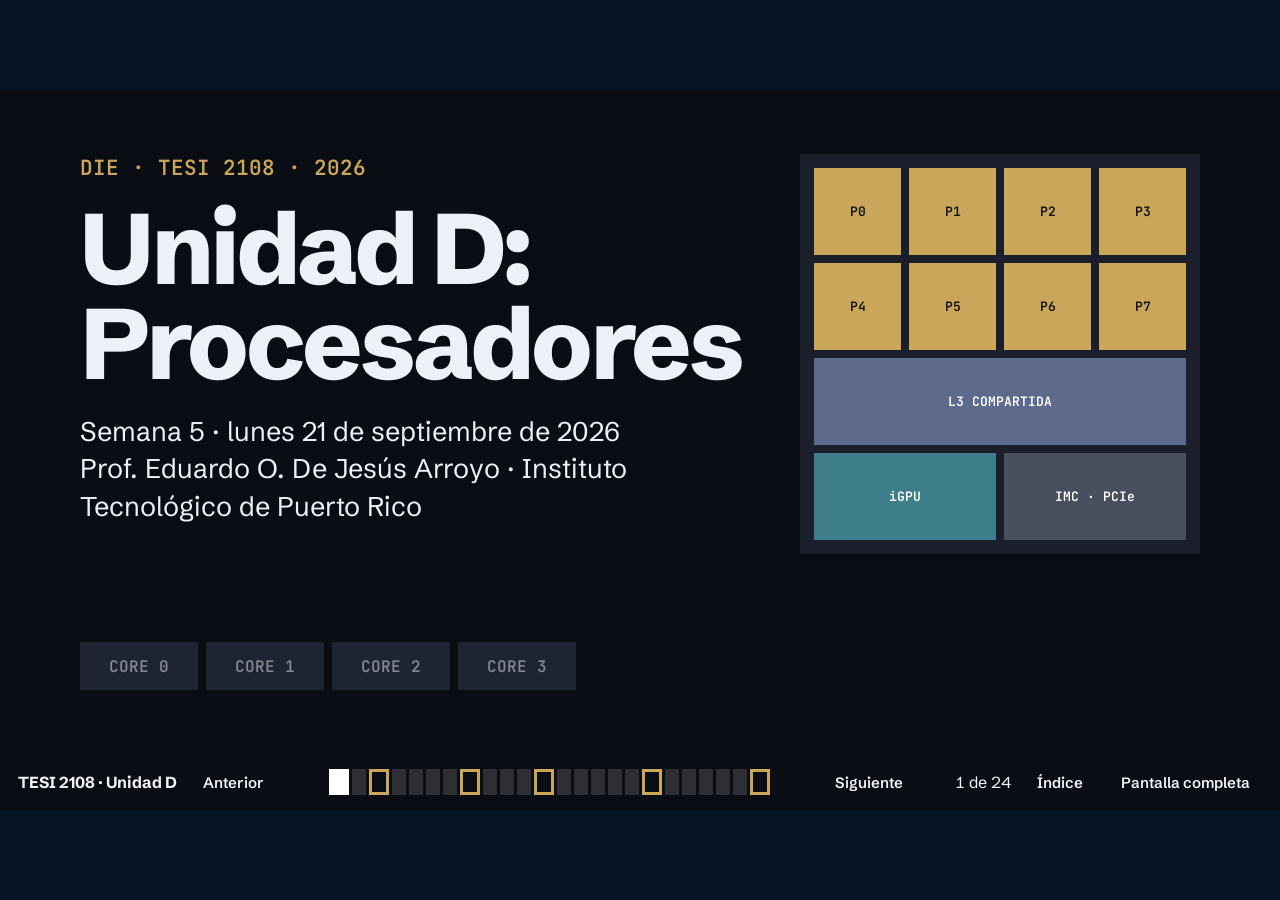
<file: unidadD.html>
<!doctype html>
<html lang="es">
<head>
<meta charset="utf-8">
<meta name="viewport" content="width=device-width,initial-scale=1">
<title>Unidad D: Procesadores · TESI 2108</title>
<meta name="description" content="TESI 2108 Reparación de Computadoras. Unidad D: procesadores, su historia, sockets, características, instalación y diagnóstico, vistos como un chip bajo el microscopio.">
<link rel="preload" href="assets/fonts/schibsted-grotesk-latin-800-normal.woff2" as="font" type="font/woff2" crossorigin>
<link rel="stylesheet" href="assets/deck.css">
<style>
/* Tema de la Unidad D: el chip bajo el microscopio. Silicio oscuro, plano del núcleo (die) con bloques dorados y oblea. */
:root{--ground:#F0F1F5;--tone:#E1E3EC;--tone2:#CDD0DE;--ink:#12141C;--soft:#454A5C;--accent:#4B3FC4;--accent-ink:#fff;--field:#0B0D14;--field-ink:#EEF0F7;--hi:#E2B85A;--core:#C9A65A;--cache:#5E6A8C;--gpu:#3D7E8A;--die:#1B1F2B}
#bar{background:#0B0D14}
#map button.ch{background:transparent;box-shadow:inset 0 0 0 3px var(--core)}
#map button.ch.seen{background:var(--core)}
#map button.cur,#map button.ch.cur{background:#fff;box-shadow:none}
button.go{background:var(--accent);color:#fff}
button[aria-pressed=true]{background:var(--ink);color:#fff}

/* capítulos: el die */
.die{position:absolute;inset:0;padding:64px 80px;display:flex;flex-direction:column}
.die .lab{font:600 21px var(--mono);color:var(--core)}
.die .ch-title{font-size:88px;line-height:.98;letter-spacing:-.035em;font-weight:800;max-width:700px;margin-top:18px}
.die .what{font-size:27px;line-height:1.38;max-width:640px;margin-top:22px;opacity:.86}
.plan{position:absolute;right:80px;top:64px;width:400px;height:400px;background:var(--die);padding:14px;display:grid;grid-template-columns:repeat(4,1fr);grid-template-rows:repeat(4,1fr);gap:8px}
.plan i{background:#2A3042;display:flex;align-items:center;justify-content:center;font:600 13px var(--mono);color:rgba(255,255,255,.55);font-style:normal;transition:background .4s}
.plan i.c{background:#3A3524}
.plan i.c.on{background:var(--core);color:#111}
.plan i.l3{grid-column:span 4;background:var(--cache);color:#fff}
.plan i.gpu{grid-column:span 2;background:var(--gpu);color:#fff}
.plan i.io{grid-column:span 2;background:#4A4F60;color:#fff}
@media (prefers-reduced-motion:no-preference){.entering .plan i.c.on{animation:lit .5s var(--ease-out) both;animation-delay:calc(300ms + var(--n,0) * 70ms)}}
@keyframes lit{from{background:#3A3524;color:rgba(255,255,255,.55)}}
.die .cores{margin-top:auto;display:flex;gap:8px}
.die .cores span{width:118px;height:48px;background:#1F2433;color:rgba(255,255,255,.45);display:flex;align-items:center;justify-content:center;font:600 16px var(--mono)}
.die .cores span.on{background:var(--core);color:#111}

/* bloques */
.ficha{background:#fff;padding:22px 26px}
.ficha .k{font:600 17px var(--mono);color:var(--accent)}
.ficha h3{margin-top:4px}
.ficha p{font-size:21px;line-height:1.4;margin-top:8px;color:var(--soft)}
.grid4{display:grid;grid-template-columns:1fr 1fr;gap:18px}
.grid3{display:grid;grid-template-columns:repeat(3,1fr);gap:18px}
figure.foto{margin:0;background:#fff;padding:12px;display:flex;flex-direction:column}
figure.foto .ph{flex:1;min-height:0;position:relative;background:var(--tone);overflow:hidden}
figure.foto img{position:absolute;inset:0;width:100%;height:100%;object-fit:cover}
figure.foto.contain img{object-fit:contain;background:#fff}
figure.foto figcaption{font-size:15px;line-height:1.3;margin-top:8px;color:var(--soft)}
figure.foto .ph .alt{position:absolute;inset:0;display:none;align-items:center;justify-content:center;text-align:center;padding:16px;font-size:20px;font-weight:600;color:var(--soft)}
figure.foto.nofoto .ph .alt{display:flex}
.msg{background:#fff;padding:14px 18px;font-size:21px;min-height:56px;margin-top:16px}
.stat{background:var(--field);color:var(--field-ink);padding:18px 22px}
.stat .v{font-size:50px;font-weight:800;letter-spacing:-.03em;line-height:1.05;color:var(--hi)}
.stat .l{font-size:19px;margin-top:6px}
.seg{display:flex;gap:8px;flex-wrap:wrap}
.seg button{font-size:19px}

/* línea de tiempo */
.tl{display:flex;gap:8px;margin-top:20px}
.tl button{flex:1;padding:14px 6px;font-size:21px;font-weight:800;background:#fff}
.tl-view{display:grid;grid-template-columns:420px 1fr;gap:28px;margin-top:18px;height:360px}
.tl-view .ficha{display:flex;flex-direction:column;justify-content:center}
.tl-view .big{font-size:76px;font-weight:800;letter-spacing:-.03em;line-height:1}
.tl-view h3{font-size:34px;margin-top:10px}
.tl-view p{font-size:23px}

/* decodificador de modelos */
.dec{margin-top:20px}
.dec .name{display:flex;gap:6px;flex-wrap:wrap;font:700 64px/1.1 var(--mono);margin-top:18px}
.dec .name span{padding:6px 14px;background:#fff;cursor:pointer;border-bottom:8px solid transparent}
.dec .name span[aria-pressed=true]{border-bottom-color:var(--accent)}
.dec .ex{display:grid;grid-template-columns:repeat(4,1fr);gap:12px;margin-top:22px}

/* compatibilidad */
.comp{display:grid;grid-template-columns:1fr 1fr 360px;gap:20px;margin-top:20px}
.comp .col h3{margin-bottom:10px}
.comp .col button{display:block;width:100%;text-align:left;font-size:19px;padding:12px 14px;background:#fff;margin-bottom:8px}

/* reloj */
.clock{display:grid;grid-template-columns:1fr 1fr;gap:32px;margin-top:22px}
.clock label{display:flex;justify-content:space-between;font-size:22px;font-weight:600}
input[type=range]{width:100%;height:36px;accent-color:var(--accent)}
.pulse{display:flex;gap:4px;height:70px;align-items:flex-end;margin-top:16px;background:#fff;padding:10px}
.pulse i{flex:1;background:var(--accent);height:100%}

/* núcleos */
.thr{display:grid;grid-template-columns:420px 1fr;gap:28px;margin-top:18px}
.coregrid{display:grid;grid-template-columns:repeat(8,1fr);gap:6px;background:var(--die);padding:12px;min-height:150px;align-content:start}
.coregrid i{height:44px;background:var(--core);position:relative;font-style:normal}
.coregrid i.e{background:#7FA7B5}
.coregrid i.ht::after{content:"";position:absolute;left:50%;top:6px;bottom:6px;width:3px;margin-left:-1.5px;background:#111}
.race{background:#fff;padding:16px 18px}
.race .ln{display:grid;grid-template-columns:170px 1fr 90px;gap:12px;align-items:center;margin:8px 0;font-size:19px}
.race .tr{height:26px;background:var(--tone)}
.race .tr b{display:block;height:100%;background:var(--accent);width:0;transition:width 1.2s var(--ease-out)}

/* caché */
.mem{display:grid;grid-template-columns:1fr 360px;gap:28px;margin-top:20px}
.lv{display:grid;grid-template-columns:150px 1fr 120px;gap:12px;align-items:center;margin-bottom:12px}
.lv .nm{font-size:22px;font-weight:800}
.lv .tr{height:44px;background:#fff;position:relative}
.lv .tr b{position:absolute;left:0;top:0;bottom:0;width:0;transition:width .9s var(--ease-out)}
.lv .t{font:600 20px var(--mono);text-align:right}

/* bits */
.bits{display:grid;grid-template-columns:repeat(3,1fr);gap:18px;margin-top:20px}
.bits button{text-align:left;padding:22px 24px;background:#fff;font-size:22px}
.bits button b{display:block;font-size:44px;font-weight:800;letter-spacing:-.02em}

/* virtualización: Administrador de tareas */
.tm{background:#fff;font-family:"Segoe UI",var(--sans);margin-top:18px;border:1px solid var(--tone2)}
.tm .hd{background:#F3F3F3;padding:10px 16px;font-size:17px;color:#333}
.tm .bd{display:grid;grid-template-columns:1fr 1fr;gap:6px 30px;padding:18px 22px;font-size:19px}
.tm .bd span{color:#666}
.tm .bd b{font-weight:600}

/* temperatura */
.temp{display:grid;grid-template-columns:1fr 360px;gap:28px;margin-top:18px}
.gauge{height:60px;background:linear-gradient(90deg,transparent,transparent);position:relative;margin-top:16px;display:flex}
.gauge span{flex:1}
.gauge .nd{position:absolute;top:-10px;bottom:-10px;width:8px;background:#111;transition:left .8s var(--ease-expo)}

/* chips */
.chips{display:flex;flex-wrap:wrap;gap:12px}
.chip{font:600 21px var(--sans);padding:12px 18px;background:#fff;color:var(--ink)}
.chip.sel{background:var(--ink);color:#fff}
.chip.ok{background:#1E9E4F;color:#fff}
.chip.bad{background:#C0392B;color:#fff}
.bins{display:grid;gap:14px;margin-top:20px}
.bin{background:var(--tone);padding:16px 18px;min-height:150px}
.bin h3{font-size:24px}
.bin .in{display:flex;flex-wrap:wrap;gap:8px;margin-top:10px}
.bin .in span{font-size:18px;font-weight:600;background:#fff;padding:6px 10px}

/* diagnóstico y quiz */
.dx{display:grid;grid-template-columns:420px 1fr;gap:24px;margin-top:18px}
.dx .list{display:flex;flex-direction:column;gap:10px}
.dx .list button{text-align:left;font-size:20px;padding:14px 16px;background:#fff}
.dx .ans{background:#fff;padding:24px 28px;min-height:330px}
.dx .ans .k{font:600 17px var(--mono);color:var(--accent)}
.dx .ans p{font-size:23px;margin-top:6px}
.quiz{margin-top:16px}
.quiz .qz-q{font-size:30px;font-weight:700;line-height:1.2;min-height:76px}
.quiz .ops{display:grid;grid-template-columns:1fr 1fr;gap:12px;margin-top:16px}
.quiz .ops button{text-align:left;font-size:22px;padding:16px 18px;background:#fff;color:var(--ink)}
.quiz .ops button.ok{background:#1E9E4F;color:#fff}
.quiz .ops button.bad{background:#C0392B;color:#fff}
.quiz .why{font-size:21px;margin-top:14px;min-height:62px;background:var(--tone);padding:12px 16px}
.quiz .foot{display:flex;justify-content:space-between;align-items:center;margin-top:14px;font-size:21px;font-weight:600}
.dots{display:flex;gap:6px}.dots i{width:22px;height:10px;background:var(--tone2)}.dots i.ok{background:#1E9E4F}.dots i.bad{background:#C0392B}.dots i.cur{background:var(--ink)}

.tl button[aria-pressed=true],.comp .col button[aria-pressed=true],.bits button[aria-pressed=true],.dx .list button[aria-pressed=true]{background:var(--ink);color:#fff}
.discrow{position:absolute;left:72px;right:72px;bottom:40px}
.field-hi .q{font-size:54px;line-height:1.05;letter-spacing:-.03em;font-weight:800;max-width:1100px}
.slide.field-hi{background:var(--hi)}
.cred-list{columns:2;column-gap:40px;font-size:15px;line-height:1.45;margin-top:14px;padding-left:22px}
.cred-list a{color:var(--ink)}
</style>
</head>
<body>
<div id="viewport"><div id="stage" data-name="TESI 2108 · Unidad D">

<!-- 1 portada -->
<section class="slide chapter" data-title="Portada">
  <div class="die">
    <div class="lab" data-a>DIE · TESI 2108 · 2026</div>
    <h1 class="mask" style="margin-top:20px;font-size:100px;max-width:700px"><span>Unidad D: Procesadores</span></h1>
    <p class="what" data-a>Semana 5 · lunes 21 de septiembre de 2026<br>Prof. Eduardo O. De Jesús Arroyo · Instituto Tecnológico de Puerto Rico</p>
    <div class="cores" data-a><span>CORE 0</span><span>CORE 1</span><span>CORE 2</span><span>CORE 3</span></div>
  </div>
  <div class="plan" data-a><i class="c on" style="--n:0">P0</i><i class="c on" style="--n:1">P1</i><i class="c on" style="--n:2">P2</i><i class="c on" style="--n:3">P3</i><i class="c on" style="--n:4">P4</i><i class="c on" style="--n:5">P5</i><i class="c on" style="--n:6">P6</i><i class="c on" style="--n:7">P7</i><i class="l3">L3 COMPARTIDA</i><i class="gpu">iGPU</i><i class="io">IMC · PCIe</i></div>
</section>

<section class="slide" data-title="Al terminar la clase">
  <h2 class="mask"><span>Al terminar la clase podrás…</span></h2>
  <div class="grid4 gap">
    <div class="ficha" data-a><div class="k">4004 → M1</div><h3>Describir la evolución</h3><p>De los procesadores x86 y ARM.</p></div>
    <div class="ficha" data-a><div class="k">NÚCLEOS · HILOS · GHz · CACHÉ</div><h3>Comparar procesadores</h3><p>Por sus características y arquitectura.</p></div>
    <div class="ficha" data-a><div class="k">LGA · PGA · BGA</div><h3>Instalar una CPU</h3><p>Y su disipador en el socket correcto.</p></div>
    <div class="ficha" data-a><div class="k">°C · THROTTLING</div><h3>Diagnosticar fallas</h3><p>En especial las causadas por calor.</p></div>
  </div>
</section>

<!-- CAP 1 -->
<section class="slide chapter" data-title="01 · Historia y procesadores actuales">
  <div class="die">
    <div class="lab" data-a>CORE 0</div>
    <h2 class="ch-title mask"><span>Historia y procesadores actuales</span></h2>
    <p class="what" data-a>De 2,300 transistores a miles de millones: fabricantes, familias y cómo leer un modelo.</p>
    <div class="cores" data-a><span class="on">CORE 0</span><span>CORE 1</span><span>CORE 2</span><span>CORE 3</span></div>
  </div>
  <figure class="plan foto" data-a style="display:flex;padding:12px"><div class="ph"><img data-cm="Intel_8086_CPU_Die.JPG" alt="Núcleo de silicio del Intel 8086 visto al microscopio"><div class="alt">Die del Intel 8086</div></div></figure>
</section>

<section class="slide" data-title="Evolución del procesador">
  <h2 class="mask"><span>Evolución del procesador</span></h2>
  <div class="tl" id="tl" data-a></div>
  <div class="tl-view" data-a>
    <figure class="foto contain"><div class="ph"><img id="tl-img" alt=""><div class="alt" id="tl-alt"></div></div><figcaption id="tl-cap"></figcaption></figure>
    <div class="ficha"><div class="big" id="tl-yr"></div><h3 id="tl-h"></h3><p id="tl-p"></p></div>
  </div>
</section>

<section class="slide" data-title="Fabricantes y familias">
  <h2 class="mask"><span>Fabricantes y familias</span></h2>
  <table class="t gap" data-a style="margin-top:22px"><tr><th>Fabricante</th><th>Escritorio y laptop</th><th>Servidores</th><th>Arquitectura</th></tr>
    <tr><td><b>Intel</b></td><td>Core i3/i5/i7/i9 · Core Ultra 5/7/9 · Celeron y Pentium</td><td>Xeon</td><td>x86-64</td></tr>
    <tr><td><b>AMD</b></td><td>Ryzen 3/5/7/9 · Athlon</td><td>EPYC</td><td>x86-64</td></tr>
    <tr><td><b>Apple</b></td><td>M1, M2, M3, M4 y sucesores</td><td>—</td><td>ARM</td></tr>
    <tr><td><b>Qualcomm</b></td><td>Snapdragon X (laptops con Windows)</td><td>—</td><td>ARM</td></tr></table>
  <p class="body sub" data-a>x86-64 domina las PC con Windows y Linux; ARM, de bajo consumo, domina teléfonos y llegó a las computadoras.</p>
</section>

<section class="slide" data-title="Lee el modelo">
  <h2 class="mask"><span>Aprende a leer un modelo</span></h2>
  <div class="dec" data-a>
    <div class="seg" id="dec-pick"></div>
    <div class="name" id="dec-name"></div>
    <div class="msg" id="dec-msg" style="font-size:23px;min-height:90px">Toca cada parte del nombre.</div>
  </div>
</section>

<section class="slide" data-title="¿Trae gráficos integrados?">
  <h2 class="mask"><span>¿Trae gráficos integrados?</span></h2>
  <p class="body sub" data-a>Toca un procesador y luego dónde va. Error común: una CPU sin gráficos y sin tarjeta de video no da imagen.</p>
  <div class="chips" id="gx-chips" data-a style="margin-top:16px"></div>
  <div class="bins" data-a style="grid-template-columns:1fr 1fr">
    <div class="bin" data-bin="y"><h3>Trae gráficos integrados</h3><p class="small">Puede usar los puertos de video de la tarjeta madre</p><div class="in"></div></div>
    <div class="bin" data-bin="n"><h3>Necesita tarjeta de video</h3><p class="small">Sin GPU integrada</p><div class="in"></div></div>
  </div>
  <div class="msg" id="gx-msg">En Intel, la F indica que no tiene gráficos. En AMD, la G indica gráficos más potentes.</div>
</section>

<!-- CAP 2 -->
<section class="slide chapter" data-title="02 · Sockets e instalación">
  <div class="die">
    <div class="lab" data-a>CORE 1</div>
    <h2 class="ch-title mask"><span>Sockets e instalación</span></h2>
    <p class="what" data-a>Compatibilidad, instalación de la CPU, pasta térmica y enfriamiento.</p>
    <div class="cores" data-a><span>CORE 0</span><span class="on">CORE 1</span><span>CORE 2</span><span>CORE 3</span></div>
  </div>
  <figure class="plan foto" data-a style="display:flex;padding:12px"><div class="ph"><img data-cm="Intel_LGA1200_Socket.jpg" alt="Socket Intel LGA 1200"><div class="alt">Socket LGA</div></div></figure>
</section>

<section class="slide" data-title="¿Es compatible?">
  <h2 class="mask"><span>¿Esta CPU va en esta tarjeta madre?</span></h2>
  <div class="comp">
    <div class="col" data-a><h3>Procesador</h3><div id="cp-cpu"></div></div>
    <div class="col" data-a><h3>Tarjeta madre</h3><div id="cp-mb"></div></div>
    <div data-a><div class="stat" id="cp-st"><div class="v" id="cp-v">—</div><div class="l" id="cp-l">Escoge un procesador y una tarjeta madre.</div></div>
      <p class="small" style="margin-top:12px">En laptops la CPU casi siempre es BGA: viene soldada y no se reemplaza.</p></div>
  </div>
</section>

<section class="slide" data-title="LGA, PGA y la instalación">
  <h2 class="mask"><span>Instalación paso a paso</span></h2>
  <div class="cols" style="grid-template-columns:400px 1fr;gap:24px;margin-top:20px">
    <figure class="foto" data-a style="height:450px"><div class="ph"><img id="ins-img" alt=""><div class="alt" id="ins-alt"></div></div><figcaption id="ins-cap"></figcaption></figure>
    <div data-a>
      <div class="seg" id="ins-tabs"></div>
      <div class="ficha" style="margin-top:14px;min-height:300px"><div class="k" id="ins-k"></div><h3 id="ins-h" style="font-size:34px"></h3><p id="ins-p" style="font-size:23px"></p></div>
    </div>
  </div>
</section>

<section class="slide" data-title="Enfriamiento">
  <h2 class="mask"><span>Enfriamiento: el calor tiene que salir</span></h2>
  <div class="grid3" style="margin-top:22px">
    <figure class="foto" data-a style="height:250px"><div class="ph"><img data-cm="Heatsink_with_heat_pipes.jpg" alt="Disipador con tubos de calor y ventilador"><div class="alt">Disipador</div></div><figcaption><b>Disipador con ventilador:</b> aluminio o cobre con tubos de calor.</figcaption></figure>
    <figure class="foto" data-a style="height:250px"><div class="ph"><img data-cm="H115i_liquid_cooler.jpg" alt="Enfriamiento líquido todo en uno con radiador"><div class="alt">Enfriamiento líquido</div></div><figcaption><b>Líquido (AIO):</b> bomba, mangueras y radiador. Su falla común es la bomba.</figcaption></figure>
    <figure class="foto" data-a style="height:250px"><div class="ph"><img data-cm="NEC_Versa_2760MT_thermal_paste.jpg" alt="Pasta térmica sobre el procesador de una laptop"><div class="alt">Pasta térmica</div></div><figcaption><b>Pasta térmica:</b> llena los huecos entre la CPU y el disipador.</figcaption></figure>
  </div>
  <div class="msg" data-a>Después de instalar, entra al UEFI/BIOS y verifica el modelo de la CPU, su temperatura y las RPM del ventilador (CPU_FAN).</div>
</section>

<!-- CAP 3 -->
<section class="slide chapter" data-title="03 · Características">
  <div class="die">
    <div class="lab" data-a>CORE 2</div>
    <h2 class="ch-title mask"><span>Características del procesador</span></h2>
    <p class="what" data-a>Velocidad, núcleos e hilos, caché, virtualización, 32 y 64 bits, y gráficos integrados.</p>
    <div class="cores" data-a><span>CORE 0</span><span>CORE 1</span><span class="on">CORE 2</span><span>CORE 3</span></div>
  </div>
  <figure class="plan foto" data-a style="display:flex;padding:12px"><div class="ph"><img data-cm="Silicon_die.jpg" alt="Un chip de silicio que refleja colores"><div class="alt">Chip de silicio</div></div></figure>
</section>

<section class="slide" data-title="Velocidad del reloj">
  <h2 class="mask"><span>Velocidad = reloj base × multiplicador</span></h2>
  <div class="clock">
    <div data-a>
      <label for="mul">Multiplicador <b id="mul-v">45</b></label><input type="range" id="mul" min="8" max="60" value="45">
      <label style="margin-top:14px">Reloj base (BCLK) <b>100 MHz</b></label>
      <div class="seg" style="margin-top:16px"><button id="turbo" aria-pressed="false">Turbo</button><button id="hot" aria-pressed="false">Simular calor</button></div>
      <p class="small" style="margin-top:12px">Con calor, la CPU baja la velocidad para protegerse (throttling).</p>
    </div>
    <div data-a>
      <div class="stat"><div class="v" id="ghz">4.5 GHz</div><div class="l" id="ghz-l">4,500 millones de ciclos por segundo</div></div>
      <div class="pulse" id="pulse"></div>
      <p class="small" style="margin-top:10px">Más GHz no siempre es más rápido: importan también las instrucciones por ciclo (IPC) y los núcleos.</p>
    </div>
  </div>
</section>

<section class="slide" data-title="Núcleos e hilos">
  <h2 class="mask"><span>Núcleos e hilos: reparte el trabajo</span></h2>
  <div class="thr">
    <div data-a>
      <div class="seg" id="th-pick"></div>
      <div class="coregrid" id="cg" style="margin-top:14px"></div>
      <p class="small" style="margin-top:10px">Dorado: núcleos de rendimiento (P) · azul: de eficiencia (E) · línea: dos hilos (Hyperthreading/SMT).</p>
    </div>
    <div data-a>
      <div class="race" id="race"></div>
      <div class="row" style="margin-top:12px"><button class="go" id="run">Exportar un video (48 tareas)</button></div>
      <div class="msg" id="run-msg">Escoge un procesador y exporta. Un núcleo con dos hilos rinde más, pero no el doble.</div>
    </div>
  </div>
</section>

<section class="slide" data-title="Memoria caché">
  <h2 class="mask"><span>¿Dónde busca la CPU el dato?</span></h2>
  <div class="mem">
    <div data-a id="lvs"></div>
    <div data-a>
      <div class="seg" id="hit"><button data-h="0">Está en L1</button><button data-h="1">En L2</button><button data-h="2">En L3</button><button data-h="3">Solo en la RAM</button></div>
      <div class="msg" id="hit-msg" style="min-height:150px">La caché guarda lo más usado dentro de la CPU para no esperar a la RAM. L1 y L2 son por núcleo; L3 es compartida.</div>
      <p class="small">Tiempos aproximados, solo para comparar.</p>
    </div>
  </div>
</section>

<section class="slide" data-title="32 y 64 bits">
  <h2 class="mask"><span>32 o 64 bits: ¿cuánta memoria cabe?</span></h2>
  <div class="bits" id="bits" data-a>
    <button data-b="16"><b>16 bits</b>2¹⁶ direcciones</button>
    <button data-b="32"><b>32 bits</b>2³² direcciones</button>
    <button data-b="64"><b>64 bits</b>2⁶⁴ direcciones</button>
  </div>
  <div class="stat" data-a style="margin-top:18px"><div class="v" id="bits-v">—</div><div class="l" id="bits-l">Toca una arquitectura.</div></div>
  <p class="body sub" data-a>Un sistema operativo de 64 bits ejecuta programas de 32; al revés no. Windows 11 solo existe en 64 bits.</p>
</section>

<section class="slide" data-title="Virtualización">
  <h2 class="mask"><span>Virtualización: actívala en el UEFI/BIOS</span></h2>
  <div class="cols" style="grid-template-columns:1fr 1fr;gap:28px">
    <div data-a>
      <p class="body" style="margin-top:18px">Para usar máquinas virtuales (Hyper-V, VirtualBox, VMware), la CPU debe tener <b>Intel VT-x</b> o <b>AMD-V</b> y la opción debe estar activada.</p>
      <div class="seg" style="margin-top:18px"><button id="vt" aria-pressed="false">UEFI/BIOS: Intel VT-x</button><button class="go" id="vm">Abrir una máquina virtual</button></div>
      <div class="msg" id="vm-msg">Primero revisa el Administrador de tareas.</div>
    </div>
    <div class="tm" data-a>
      <div class="hd">Administrador de tareas · Rendimiento · CPU</div>
      <div class="bd"><span>Velocidad base</span><b>2.50 GHz</b><span>Sockets</span><b>1</b><span>Núcleos</span><b>6</b><span>Procesadores lógicos</span><b>12</b><span>Virtualización</span><b id="tm-vt">Deshabilitado</b><span>Caché L3</span><b>18.0 MB</b></div>
    </div>
  </div>
</section>

<!-- CAP 4 -->
<section class="slide chapter" data-title="04 · Fallas y diagnóstico">
  <div class="die">
    <div class="lab" data-a>CORE 3</div>
    <h2 class="ch-title mask"><span>Fallas y diagnóstico</span></h2>
    <p class="what" data-a>Calor, compatibilidad y pines dañados: la CPU rara vez falla sola.</p>
    <div class="cores" data-a><span>CORE 0</span><span>CORE 1</span><span>CORE 2</span><span class="on">CORE 3</span></div>
  </div>
  <figure class="plan foto" data-a style="display:flex;padding:12px"><div class="ph"><img data-cm="Intel_Xeon_3060_Heat_Spreader_(49818344778).jpg" alt="Tapa de un procesador con restos de pasta térmica seca"><div class="alt">Pasta térmica seca</div></div></figure>
</section>

<section class="slide" data-title="Simulador de temperatura">
  <h2 class="mask"><span>Simulador: ¿por qué se calienta?</span></h2>
  <div class="temp">
    <div data-a>
      <h3>Estado del enfriamiento</h3>
      <div class="seg" id="cool" style="margin-top:8px"><button data-k="ok">Todo bien</button><button data-k="dust">Polvo</button><button data-k="paste">Pasta seca</button><button data-k="fan">Ventilador detenido</button></div>
      <h3 style="margin-top:16px">Uso de la CPU</h3>
      <div class="seg" id="load" style="margin-top:8px"><button data-l="idle">Reposo</button><button data-l="full">Carga completa</button></div>
      <div class="gauge" id="gauge"><span style="background:#7FB7E6"></span><span style="background:#7FCF9A"></span><span style="background:#7FCF9A"></span><span style="background:#F2C35A"></span><span style="background:#F08A4B"></span><span style="background:#D7262B"></span><div class="nd" id="nd"></div></div>
      <div class="row" style="justify-content:space-between;font:600 15px var(--mono);color:var(--soft);margin-top:6px"><span>20 °C</span><span>50 °C</span><span>85 °C</span><span>100 °C</span></div>
    </div>
    <div data-a>
      <div class="stat"><div class="v" id="tv">38 °C</div><div class="l" id="tl2">Reposo con enfriamiento en buen estado.</div></div>
      <div class="msg" id="tmsg" style="min-height:120px"></div>
    </div>
  </div>
</section>

<section class="slide" data-title="Diagnostica la falla">
  <h2 class="mask"><span>Fallas comunes del procesador</span></h2>
  <div class="dx">
    <div class="list" id="dx" data-a></div>
    <div class="ans" data-a><div class="k" id="dx-k">SÍNTOMA</div><h3 id="dx-h" style="font-size:30px">Escoge un síntoma</h3><p id="dx-c"></p><p id="dx-s" style="color:var(--soft)"></p></div>
  </div>
</section>

<section class="slide field-hi" data-title="Actividad: conoce tu procesador">
  <p class="small" style="color:var(--ink);font-size:24px;font-weight:700">Actividad en el laboratorio · individual</p>
  <p class="q sub">Abre el Administrador de tareas (Rendimiento → CPU) o CPU-Z. Anota modelo, velocidad, núcleos, hilos, caché y si la virtualización está habilitada. Busca el socket en la ficha oficial.</p>
  <div class="discrow"><div class="timer" data-timer="1200"></div></div>
</section>

<section class="slide" data-title="Ejercicio corto">
  <h2 class="mask"><span>Ejercicio corto: seis preguntas</span></h2>
  <div class="quiz" id="qz" data-a>
    <div class="qz-q"></div><div class="ops"></div><div class="why"></div>
    <div class="foot"><div class="dots"></div><span class="qz-n"></span><button class="go qz-next">Siguiente</button></div>
  </div>
</section>

<section class="slide" data-title="Créditos y referencias">
  <h2 class="mask"><span>Créditos de las fotos y referencias</span></h2>
  <p class="small sub">Fotos de Wikimedia Commons, guardadas con la presentación. Cada enlace lleva a la página del archivo.</p>
  <ol class="cred-list" id="creds"></ol>
  <p class="small" style="margin-top:12px">Referencias: Meyers, M. (2025). <i>CompTIA A+ certification all-in-one exam guide</i> (11th ed.). McGraw-Hill · Hennessy, J. L., &amp; Patterson, D. A. (2021). <i>Computer architecture</i> (6th ed.). Morgan Kaufmann · Intel. (s.f.). Intel product specifications (ARK). · AMD. (s.f.). Processor specifications. · ITPR. (2026). Prontuario TESI 2108 (rev. mayo 2026).</p>
</section>

<section class="slide chapter" data-title="Cierre">
  <div class="die">
    <div class="lab" data-a>POST OK</div>
    <h2 class="ch-title mask"><span>Próxima: la memoria RAM</span></h2>
    <p class="what" data-a>Próxima clase: lunes 28 de septiembre, Unidad E. Trae la ficha de tu procesador para comentarla.</p>
    <div class="cores" data-a><span class="on">CORE 0</span><span class="on">CORE 1</span><span class="on">CORE 2</span><span class="on">CORE 3</span></div>
  </div>
  <div class="plan" data-a><i class="c on" style="--n:0">P0</i><i class="c on" style="--n:1">P1</i><i class="c on" style="--n:2">P2</i><i class="c on" style="--n:3">P3</i><i class="c on" style="--n:4">P4</i><i class="c on" style="--n:5">P5</i><i class="c on" style="--n:6">P6</i><i class="c on" style="--n:7">P7</i><i class="l3">L3 COMPARTIDA</i><i class="gpu">iGPU</i><i class="io">IMC · PCIe</i></div>
</section>

</div></div>
<script src="assets/deck.js"></script>
<script src="assets/kit.js"></script>
<script>
(function(){
'use strict';
var $=function(i){return document.getElementById(i)};
var CRED={"Intel_Pentium.jpg": {"f": "Intel_Pentium", "a": "Автор оригинальной работы Krzysztof Burghardt. Я, Lucas Novokuznetsk, обелил фон.", "l": "CC BY-SA 3.0"}, "Heatsink_with_heat_pipes.jpg": {"f": "Heatsink_with_heat_pipes", "a": "Hustvedt", "l": "CC BY-SA 3.0"}, "Intel_8086_CPU_Die.JPG": {"f": "Intel_8086_CPU_Die", "a": "Pdesousa359", "l": "CC BY-SA 3.0"}, "Intel_C8086.jpg": {"f": "Intel_C8086", "a": "Thomas Nguyen", "l": "CC BY-SA 4.0"}, "Intel_C4004.jpg": {"f": "Intel_C4004", "a": "Thomas Nguyen", "l": "CC BY-SA 4.0"}, "Socket_AM4.jpg": {"f": "Socket_AM4", "a": "Darklanlan", "l": "CC0"}, "Silicon_die.jpg": {"f": "Silicon_die", "a": "Le hollandais volant", "l": "CC BY 4.0"}, "H115i_liquid_cooler.jpg": {"f": "H115i_liquid_cooler", "a": "BrandonXLF", "l": "CC BY-SA 4.0"}, "AMD_Ryzen_7_3700X_top_IMGP3165_smial_wp.jpg": {"f": "AMD_Ryzen_7_3700X_top_IMGP3165_smial_wp", "a": "Smial (talk)", "l": "FAL"}, "AMD_Ryzen_7_3700X_pins_IMGP3168_smial_wp.jpg": {"f": "AMD_Ryzen_7_3700X_pins_IMGP3168_smial_wp", "a": "Smial (talk)", "l": "FAL"}, "Intel_LGA1200_Socket.jpg": {"f": "Intel_LGA1200_Socket", "a": "Gavin Bonshor", "l": "CC BY-SA 4.0"}, "Apple_M1.jpg": {"f": "Apple_M1", "a": "Henriok", "l": "CC0"}, "NEC_Versa_2760MT_thermal_paste.jpg": {"f": "NEC_Versa_2760MT_thermal_paste", "a": "WizardTim", "l": "CC BY 4.0"}, "Intel_CPU_Core_i7_12700K_Alder_Lake_top.jpg": {"f": "Intel_CPU_Core_i7_12700K_Alder_Lake_top", "a": "Eric Gaba (Sting - fr:Sting)", "l": "CC BY-SA 4.0"}, "Intel_Xeon_3060_Heat_Spreader_(49818344778).jpg": {"f": "Intel_Xeon_3060_Heat_Spreader_49818344778", "a": "Cole L", "l": "Public domain"}};
function press(cont,attr,val){[].forEach.call(cont.querySelectorAll('['+attr+']'),function(b){b.setAttribute('aria-pressed',String(b.getAttribute(attr))===String(val))})}
Kit.photos('D',CRED);

/* ---------- línea de tiempo ---------- */
var TL=[['1971','Intel 4004','4 bits y 2,300 transistores: el primer microprocesador comercial.','Intel_C4004.jpg','Microprocesador Intel C4004'],
 ['1978','Intel 8086','Nace la arquitectura x86, que las PC siguen usando por compatibilidad.','Intel_C8086.jpg','Microprocesador Intel C8086'],
 ['1993','Pentium','Superescalar: ejecuta más de una instrucción por ciclo.','Intel_Pentium.jpg','Procesador Intel Pentium'],
 ['2003','x86-64','AMD crea la extensión de 64 bits (Athlon 64) que hoy usan Intel y AMD.','',''],
 ['2006','Doble núcleo','Core 2 Duo: dos procesadores en un chip; empieza la era multinúcleo.','',''],
 ['2017','AMD Ryzen','Muchos núcleos a buen precio; vuelve la competencia fuerte.','AMD_Ryzen_7_3700X_top_IMGP3165_smial_wp.jpg','Procesador AMD Ryzen 7 3700X'],
 ['2020','Apple M1','ARM llega a las computadoras: bajo consumo y alto rendimiento.','Apple_M1.jpg','Chip Apple M1'],
 ['Hoy','Núcleos P y E','Intel combina núcleos de rendimiento y de eficiencia (desde la 12.ª generación).','Intel_CPU_Core_i7_12700K_Alder_Lake_top.jpg','Procesador Intel Core i7-12700K']];
var tl=$('tl');TL.forEach(function(t,i){var b=document.createElement('button');b.textContent=t[0];b.onclick=function(){tlShow(i)};tl.appendChild(b)});
function tlShow(i){var t=TL[i];[].forEach.call(tl.children,function(b,j){b.setAttribute('aria-pressed',j===i)});
  $('tl-yr').textContent=t[0];$('tl-h').textContent=t[1];$('tl-p').textContent=t[2];$('tl-alt').textContent=t[1];$('tl-img').alt=t[4];
  Kit.setPhoto($('tl-img'),'D',CRED,t[3]);$('tl-cap').textContent=t[3]&&CRED[t[3]]?'Foto: '+(CRED[t[3]].a||'Wikimedia Commons')+' · '+CRED[t[3]].l:''}
tlShow(0);
Kit.credits($('creds'),CRED,TL.filter(function(t){return t[3]}).map(function(t){return [t[3],t[4]]}).concat([['Socket_AM4.jpg','Socket AMD AM4'],['AMD_Ryzen_7_3700X_pins_IMGP3168_smial_wp.jpg','Pines del Ryzen 7 3700X'],['Intel_LGA1200_Socket.jpg','Socket Intel LGA 1200']]));

/* ---------- decodificador ---------- */
var DEC=[
 {n:[['Intel','Fabricante'],['Core i7','Familia: gama alta (i3 < i5 < i7 < i9).'],['14','Generación: 14.ª.'],['700','Número del modelo dentro de la generación: más alto, más rendimiento.'],['K','Sufijo K: desbloqueado, permite overclocking.']]},
 {n:[['Intel','Fabricante'],['Core i5','Familia: gama media.'],['14','Generación: 14.ª.'],['400','Número del modelo.'],['F','Sufijo F: sin gráficos integrados. Necesita tarjeta de video.']]},
 {n:[['AMD','Fabricante'],['Ryzen 5','Familia: gama media (3 < 5 < 7 < 9).'],['8','Serie 8000.'],['600','Modelo dentro de la serie.'],['G','Sufijo G: gráficos Radeon integrados más potentes.']]},
 {n:[['Intel','Fabricante'],['Core i7','Familia: gama alta.'],['13','Generación: 13.ª.'],['700','Número del modelo.'],['H','Sufijo H: laptop de alto rendimiento. U sería bajo consumo.']]}];
var di=0;
function decPick(){$('dec-pick').innerHTML=DEC.map(function(d,i){var s=d.n.map(function(x){return x[0]}).join(' ').replace(/ (\d)/,' $1');return '<button data-di="'+i+'" aria-pressed="'+(i===di)+'">'+fmt(d)+'</button>'}).join('');
  [].forEach.call($('dec-pick').children,function(b){b.onclick=function(){di=+b.dataset.di;decPick()}});
  var d=DEC[di];$('dec-name').innerHTML=d.n.map(function(x,i){return '<span data-pi="'+i+'" tabindex="0" role="button">'+x[0]+(i===2?'':'')+'</span>'}).join('');
  [].forEach.call($('dec-name').children,function(s){s.onclick=s.onkeydown=function(e){if(e.type==='keydown'&&e.key!=='Enter')return;press($('dec-name'),'data-pi',s.dataset.pi);$('dec-msg').textContent=d.n[+s.dataset.pi][1]}});
  $('dec-msg').textContent='Toca cada parte del nombre.'}
function fmt(d){return d.n[0][0]+' '+d.n[1][0]+(d.n[0][0]==='AMD'?' ':'-')+d.n[2][0]+d.n[3][0]+d.n[4][0]}
decPick();

/* ---------- gráficos ---------- */
Kit.sorter($('gx-chips'),$('gx-chips').closest('.slide'),[
 ['Core i5-14400','y','Sin F: trae gráficos UHD integrados.'],['Core i5-14400F','n','La F: sin gráficos integrados.'],['Ryzen 5 8600G','y','La G: gráficos Radeon integrados.'],
 ['Core i7-14700KF','n','KF: desbloqueado y sin gráficos.'],['Ryzen 7 7700','y','Ryzen 7000 y posteriores traen gráficos básicos.'],['Ryzen 5 5600X','n','Serie 5000 sin G: sin gráficos integrados.']
],$('gx-msg'),'¡Completo! Antes de ensamblar, verifica en la ficha oficial si la CPU trae gráficos.');

/* ---------- compatibilidad ---------- */
var CPU=[['Core i5-12400','LGA1700',12],['Core i7-14700K','LGA1700',14],['Core Ultra 7 265K','LGA1851',15],['Ryzen 5 5600X','AM4',5000],['Ryzen 7 7800X3D','AM5',7000]];
var MB=[['Tarjeta H610 (LGA1700)','LGA1700','2022'],['Tarjeta Z890 (LGA1851)','LGA1851','2024'],['Tarjeta B550 (AM4)','AM4','2020'],['Tarjeta B650 (AM5)','AM5','2022']];
var ci=null,mi=null;
function cpDraw(){$('cp-cpu').innerHTML=CPU.map(function(c,i){return '<button data-ci="'+i+'" aria-pressed="'+(i===ci)+'">'+c[0]+'<br><small>'+c[1]+'</small></button>'}).join('');
  $('cp-mb').innerHTML=MB.map(function(m,i){return '<button data-mi="'+i+'" aria-pressed="'+(i===mi)+'">'+m[0]+'</button>'}).join('');
  [].forEach.call($('cp-cpu').children,function(b){b.onclick=function(){ci=+b.dataset.ci;cpDraw()}});
  [].forEach.call($('cp-mb').children,function(b){b.onclick=function(){mi=+b.dataset.mi;cpDraw()}});
  if(ci===null||mi===null)return;var c=CPU[ci],m=MB[mi],v,l,bg;
  if(c[1]!==m[1]){v='No';l='Sockets distintos: '+c[1]+' y '+m[1]+'. Físicamente no entra.';bg='#7A1E1E'}
  else if(c[0]==='Core i7-14700K'&&m[0].indexOf('H610')>=0){v='Sí, con cuidado';l='Mismo socket, pero puede requerir actualizar el BIOS primero, y el chipset H610 no permite overclocking.';bg='#6B5410'}
  else{v='Sí';l='Mismo socket y chipset compatible. Verifica la lista de CPU soportadas del fabricante.';bg='#14552F'}
  $('cp-v').textContent=v;$('cp-l').textContent=l;$('cp-st').style.background=bg}
cpDraw();

/* ---------- instalación ---------- */
var INS=[['LGA','Socket LGA','Los pines están en el socket (Intel, AMD AM5). Conserva la tapa protectora; un pin doblado puede dañar la tarjeta.','Intel_LGA1200_Socket.jpg','Socket Intel LGA 1200'],
 ['PGA','Socket PGA','Los orificios están en el socket y los pines en la CPU (AMD AM4). Revisa los pines antes de instalar.','Socket_AM4.jpg','Socket AMD AM4'],
 ['Pines','Pines de la CPU','Una CPU PGA se toma por los bordes. Al quitar el disipador, gíralo suavemente para no arrancarla del socket.','AMD_Ryzen_7_3700X_pins_IMGP3168_smial_wp.jpg','Pines de un Ryzen 7 3700X'],
 ['Pasta','Pasta térmica','Una cantidad del tamaño de un guisante en el centro. Muchos disipadores traen pasta aplicada de fábrica.','NEC_Versa_2760MT_thermal_paste.jpg','Pasta térmica sobre la CPU']];
var STEPS=['1. Pulsera ESD; abre la palanca ZIF.','2. Alinea el triángulo de la CPU con la marca del socket.','3. Colócala sin presión y cierra la palanca.','4. Pasta, disipador y ventilador en CPU_FAN.'];
var ii=0;function insDraw(){var t=INS[ii];$('ins-tabs').innerHTML=INS.map(function(x,i){return '<button data-ii="'+i+'" aria-pressed="'+(i===ii)+'">'+x[0]+'</button>'}).join('');
  [].forEach.call($('ins-tabs').children,function(b){b.onclick=function(){ii=+b.dataset.ii;insDraw()}});
  Kit.setPhoto($('ins-img'),'D',CRED,t[3]);$('ins-img').alt=t[4];$('ins-alt').textContent=t[4];$('ins-cap').textContent=t[4];
  $('ins-k').textContent=STEPS[ii];$('ins-h').textContent=t[1];$('ins-p').textContent=t[2]}
insDraw();

/* ---------- reloj ---------- */
var turbo=false,hot=false;
function clk(){var m=+$('mul').value;if(turbo)m=Math.min(60,m+8);if(hot)m=Math.max(8,Math.round(m*0.55));
  $('mul-v').textContent=$('mul').value;var g=m/10;$('ghz').textContent=g.toFixed(1)+' GHz';
  $('ghz-l').textContent=(m*100).toLocaleString('en-US')+' millones de ciclos por segundo'+(turbo?' · con turbo':'')+(hot?' · ¡throttling por calor!':'');
  $('turbo').setAttribute('aria-pressed',turbo);$('hot').setAttribute('aria-pressed',hot);
  var n=Math.max(4,Math.round(g*6));$('pulse').innerHTML=Array(n+1).join('<i></i>');
  [].forEach.call($('pulse').children,function(x,i){x.style.height=(i%2?'100%':'25%')})}
$('mul').oninput=clk;$('turbo').onclick=function(){turbo=!turbo;clk()};$('hot').onclick=function(){hot=!hot;clk()};clk();

/* ---------- núcleos e hilos ---------- */
var TH=[['4 núcleos · 4 hilos',4,0,false],['4 núcleos · 8 hilos',4,0,true],['8 núcleos · 16 hilos',8,0,true],['8 P + 12 E · 28 hilos',8,12,true]];
var ti=0,done={};
function cg(){var t=TH[ti];$('th-pick').innerHTML=TH.map(function(x,i){return '<button data-ti="'+i+'" aria-pressed="'+(i===ti)+'">'+x[0]+'</button>'}).join('');
  [].forEach.call($('th-pick').children,function(b){b.onclick=function(){ti=+b.dataset.ti;cg()}});
  var h='';for(var i=0;i<t[1];i++)h+='<i class="'+(t[3]?'ht':'')+'"></i>';for(i=0;i<t[2];i++)h+='<i class="e"></i>';$('cg').innerHTML=h;raceDraw()}
function speed(t){return t[1]*(t[3]?1.25:1)+t[2]*0.6}
function raceDraw(){$('race').innerHTML=TH.map(function(t,i){var s=done[i];return '<div class="ln"><span>'+t[0]+'</span><div class="tr"><b data-r="'+i+'" style="width:'+(s?s.w:0)+'%"></b></div><span>'+(s?s.t+' s':'')+'</span></div>'}).join('')}
$('run').onclick=function(){var t=TH[ti],sec=Math.round(480/speed(t));var mx=480/speed(TH[0]);done[ti]={t:sec,w:Math.max(6,Math.round(sec/mx*100))};raceDraw();
  $('run-msg').textContent=t[0]+': unos '+sec+' segundos. '+(t[3]?'Los hilos extra ayudan, pero un núcleo con dos hilos rinde ~25 % más, no el doble.':'Sin hilos extra, cada núcleo atiende una tarea a la vez.')};
cg();

/* ---------- caché ---------- */
var LV=[['L1','1 ns','#C9A65A',2],['L2','4 ns','#B08D46',6],['L3','12 ns','#5E6A8C',16],['RAM','80 ns','#C0392B',100]];
$('lvs').innerHTML=LV.map(function(l,i){return '<div class="lv"><span class="nm">'+l[0]+'</span><div class="tr"><b data-lv="'+i+'" style="background:'+l[2]+'"></b></div><span class="t" data-lt="'+i+'"></span></div>'}).join('');
[].forEach.call($('hit').children,function(b){b.onclick=function(){var h=+b.dataset.h;press($('hit'),'data-h',h);
  LV.forEach(function(l,i){var bar=document.querySelector('[data-lv="'+i+'"]'),t=document.querySelector('[data-lt="'+i+'"]');bar.style.width=i<=h?l[3]+'%':'0';t.textContent=i<=h?(i===h?'✓ ':'✗ ')+l[1]:''});
  $('hit-msg').textContent=['¡Acierto en L1! El dato llega en ~1 ns.','No estaba en L1; lo encontró en L2: ~4 ns.','Falló L1 y L2; estaba en la L3 compartida: ~12 ns.','No estaba en ninguna caché: hay que ir a la RAM, unas 80 veces más lento que L1. Por eso más caché ayuda.'][h]}});

/* ---------- bits ---------- */
var BT={16:['64 KB','2¹⁶ = 65,536 bytes: las primeras PC.'],32:['4 GB','2³² = 4,294,967,296 bytes ≈ 4 GB. Por eso un sistema de 32 bits no aprovecha más de 4 GB de RAM.'],64:['16 exabytes','2⁶⁴ ≈ 18 trillones de bytes. En la práctica el límite lo pone la tarjeta madre y el sistema operativo.']};
[].forEach.call($('bits').children,function(b){b.onclick=function(){press($('bits'),'data-b',b.dataset.b);$('bits-v').textContent=BT[b.dataset.b][0];$('bits-l').textContent=BT[b.dataset.b][1]}});

/* ---------- virtualización ---------- */
var vt=false;
$('vt').onclick=function(){vt=!vt;$('vt').setAttribute('aria-pressed',vt);$('vt').textContent='UEFI/BIOS: Intel VT-x '+(vt?'Enabled':'Disabled');$('tm-vt').textContent=vt?'Habilitado':'Deshabilitado';$('tm-vt').style.color=vt?'#1E7A3F':'#B3261E';$('vm-msg').textContent=vt?'Virtualización habilitada. Prueba otra vez la máquina virtual.':'Virtualización deshabilitada en el UEFI/BIOS.'};
$('vt').textContent='UEFI/BIOS: Intel VT-x Disabled';$('tm-vt').style.color='#B3261E';
$('vm').onclick=function(){$('vm-msg').textContent=vt?'✓ La máquina virtual con Ubuntu arranca normalmente.':'✗ Error: «VT-x is disabled in the BIOS». Reinicia, entra al UEFI/BIOS y actívalo.'};

/* ---------- temperatura ---------- */
var ck='ok',ld='idle';
var TT={ok:[38,72],dust:[48,92],paste:[55,99],fan:[70,100]};
var TM={ok:['Temperaturas normales.','Normal bajo carga: por debajo de 85 °C.'],dust:['Algo alta en reposo.','Muy alta: el polvo tapa el disipador. Límpialo con aire comprimido.'],paste:['Alta en reposo.','¡Throttling! La CPU baja la velocidad para protegerse. Reemplaza la pasta térmica.'],fan:['¡Muy alta!','¡Se apaga sola al llegar al máximo (Tjmax)! Revisa el ventilador y su conexión a CPU_FAN.']};
function tDraw(){press($('cool'),'data-k',ck);press($('load'),'data-l',ld);var t=TT[ck][ld==='idle'?0:1];
  $('tv').textContent=t+' °C';$('nd').style.left='calc('+((t-20)/80*100)+'% - 4px)';
  $('tl2').textContent=(ld==='idle'?'Reposo':'Carga completa')+' · '+{ok:'enfriamiento en buen estado',dust:'disipador con polvo',paste:'pasta térmica seca',fan:'ventilador detenido'}[ck]+'.';
  $('tmsg').textContent=TM[ck][ld==='idle'?0:1];$('tmsg').style.background=t>=95?'#F8D9D7':t>=85?'#FDEBC8':'#fff'}
[].forEach.call($('cool').children,function(b){b.onclick=function(){ck=b.dataset.k;tDraw()}});
[].forEach.call($('load').children,function(b){b.onclick=function(){ld=b.dataset.l;tDraw()}});tDraw();

/* ---------- diagnóstico ---------- */
[['Se apaga sola o baja la velocidad','Sobrecalentamiento.','Revisa el ventilador, el polvo y la pasta térmica.'],
 ['No da imagen con una CPU nueva','El BIOS no reconoce el modelo.','Actualiza el BIOS/UEFI y revisa la lista de CPU compatibles.'],
 ['No hay imagen con una CPU F','La CPU no tiene gráficos integrados.','Instala una tarjeta de video y conecta el monitor a ella.'],
 ['No enciende tras cambiar la CPU','Pines doblados o CPU mal asentada.','Revisa los pines con lupa y buena luz.'],
 ['Mensaje «CPU fan error»','Ventilador no conectado a CPU_FAN.','Conéctalo al cabezal correcto.']
].forEach(function(d){var b=document.createElement('button');b.textContent=d[0];b.setAttribute('aria-pressed','false');b.onclick=function(){
  [].forEach.call($('dx').children,function(x){x.setAttribute('aria-pressed',x===b)});$('dx-k').textContent='CAUSA PROBABLE';$('dx-h').textContent=d[0];$('dx-c').textContent=d[1];$('dx-s').textContent='Qué hacer: '+d[2]};$('dx').appendChild(b)});

/* ---------- ejercicio ---------- */
Kit.quiz($('qz'),[
 ['Un equipo tiene un Core i5-14400F y no tiene tarjeta de video. ¿Por qué no da imagen?',['El BIOS está dañado','La F indica que no tiene gráficos integrados','Le falta memoria RAM','El socket es PGA'],1,'Una CPU con sufijo F necesita una tarjeta de video.'],
 ['¿Qué diferencia hay entre un núcleo y un hilo?',['Son lo mismo','El núcleo es físico; con Hyperthreading/SMT un núcleo atiende dos hilos','El hilo es más rápido que el núcleo','Los hilos están en la tarjeta madre'],1,'Dos hilos por núcleo mejoran el rendimiento, pero no lo duplican.'],
 ['Reloj base de 100 MHz y multiplicador 42. ¿Cuál es la velocidad?',['42 MHz','420 MHz','4.2 GHz','142 MHz'],2,'100 MHz × 42 = 4,200 MHz = 4.2 GHz.'],
 ['¿Cuánta memoria puede usar como máximo un sistema de 32 bits?',['Unos 4 GB','16 GB','64 GB','Sin límite'],0,'2³² = 4,294,967,296 bytes ≈ 4 GB.'],
 ['VirtualBox dice que VT-x está deshabilitado. ¿Qué haces?',['Cambiar la CPU','Activar la virtualización en el UEFI/BIOS','Instalar más RAM','Desinstalar Windows'],1,'La virtualización se activa en el UEFI/BIOS (Intel VT-x o AMD-V).'],
 ['Una CPU se apaga sola bajo carga. ¿Qué revisas primero?',['El monitor','Ventilador, polvo y pasta térmica','El teclado','La tarjeta de red'],1,'La mayoría de los apagados bajo carga son por calor.']
]);

Deck.start();
})();
</script>
</body>
</html>
</file>
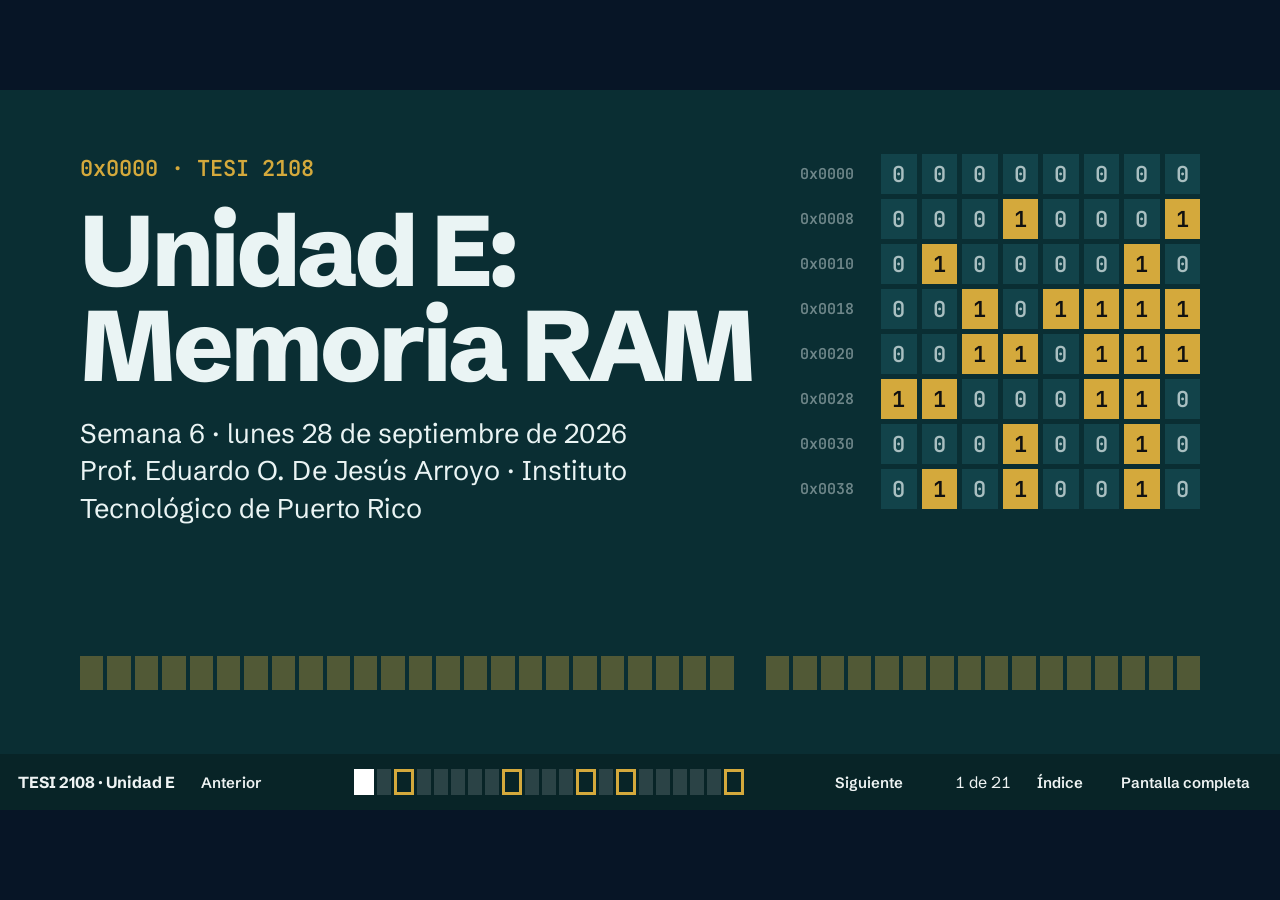
<file: unidadE.html>
<!doctype html>
<html lang="es">
<head>
<meta charset="utf-8">
<meta name="viewport" content="width=device-width,initial-scale=1">
<title>Unidad E: Memoria RAM · TESI 2108</title>
<meta name="description" content="TESI 2108 Reparación de Computadoras. Unidad E: tipos y características de la memoria RAM, configuraciones, instalación y diagnóstico, contada con las celdas de memoria.">
<link rel="preload" href="assets/fonts/schibsted-grotesk-latin-800-normal.woff2" as="font" type="font/woff2" crossorigin>
<link rel="stylesheet" href="assets/deck.css">
<style>
/* Tema de la Unidad E: las celdas de memoria. Cuadrícula de bits con direcciones, azul petróleo y contactos dorados. */
:root{--ground:#EEF3F3;--tone:#DCE6E6;--tone2:#C6D5D5;--ink:#0D2326;--soft:#3E5558;--accent:#0E7C7B;--accent-ink:#fff;--field:#0A2E33;--field-ink:#EAF4F4;--hi:#D4A93C;--gold:#D4A93C;--cell:#12434A}
#bar{background:#082427}
#map button.ch{background:transparent;box-shadow:inset 0 0 0 3px var(--gold)}
#map button.ch.seen{background:var(--gold)}
#map button.cur,#map button.ch.cur{background:#fff;box-shadow:none}
button.go{background:var(--accent);color:#fff}
button[aria-pressed=true]{background:var(--ink);color:#fff}

/* capítulos: celdas */
.cells{position:absolute;inset:0;padding:64px 80px;display:flex;flex-direction:column}
.cells .addr{font:600 22px var(--mono);color:var(--gold)}
.cells .ch-title{font-size:88px;line-height:.98;letter-spacing:-.035em;font-weight:800;max-width:720px;margin-top:18px}
.cells .what{font-size:27px;line-height:1.38;max-width:660px;margin-top:22px;opacity:.86}
.bitgrid{position:absolute;right:80px;top:64px;width:400px;display:grid;grid-template-columns:76px repeat(8,1fr);gap:5px;font:600 22px var(--mono)}
.bitgrid .a{color:rgba(234,244,244,.45);font-size:15px;display:flex;align-items:center}
.bitgrid i{font-style:normal;height:40px;background:var(--cell);display:flex;align-items:center;justify-content:center;color:rgba(234,244,244,.7);transition:background .3s,color .3s}
.bitgrid i.one{background:var(--gold);color:#111}
.cells .pins{margin-top:auto;display:flex;gap:4px;height:34px}
.cells .pins i{flex:1;background:var(--gold);opacity:.35}
.cells .pins i.on{opacity:1}
.cells .notch{width:24px!important;flex:none!important;background:transparent!important}

/* bloques */
.ficha{background:#fff;padding:22px 26px}
.ficha .k{font:600 17px var(--mono);color:var(--accent)}
.ficha h3{margin-top:4px}
.ficha p{font-size:21px;line-height:1.4;margin-top:8px;color:var(--soft)}
.grid4{display:grid;grid-template-columns:1fr 1fr;gap:18px}
.grid3{display:grid;grid-template-columns:repeat(3,1fr);gap:18px}
figure.foto{margin:0;background:#fff;padding:12px;display:flex;flex-direction:column}
figure.foto .ph{flex:1;min-height:0;position:relative;background:var(--tone);overflow:hidden}
figure.foto img{position:absolute;inset:0;width:100%;height:100%;object-fit:cover}
figure.foto.contain img{object-fit:contain;background:#fff}
figure.foto figcaption{font-size:15px;line-height:1.3;margin-top:8px;color:var(--soft)}
figure.foto .ph .alt{position:absolute;inset:0;display:none;align-items:center;justify-content:center;text-align:center;padding:16px;font-size:20px;font-weight:600;color:var(--soft)}
figure.foto.nofoto .ph .alt{display:flex}
.msg{background:#fff;padding:14px 18px;font-size:21px;min-height:56px;margin-top:16px}
.stat{background:var(--field);color:var(--field-ink);padding:18px 22px}
.stat .v{font-size:50px;font-weight:800;letter-spacing:-.03em;line-height:1.05;color:var(--hi)}
.stat .l{font-size:19px;margin-top:6px}
.seg{display:flex;gap:8px;flex-wrap:wrap}
.seg button{font-size:19px}

/* RAM vs disco */
.desk{display:grid;grid-template-columns:1fr 1fr;gap:24px;margin-top:20px}
.box{background:#fff;padding:18px 20px;min-height:250px}
.box h3{display:flex;justify-content:space-between}
.box .items{display:flex;flex-wrap:wrap;gap:8px;margin-top:12px}
.box .items span{background:var(--tone);padding:8px 12px;font-size:19px;font-weight:600;transition:opacity .4s,transform .4s}
.box .items span.gone{opacity:0;transform:translateY(-10px)}
.box.off{background:#1b2a2c;color:#8FA3A5}

/* muesca */
.notchsim{display:grid;grid-template-columns:1fr 340px;gap:24px;margin-top:16px}
.stick{position:relative;height:120px;background:#1F6B3A;margin-top:12px}
.stick .chipsr{position:absolute;left:30px;right:30px;top:16px;height:44px;display:flex;gap:14px}
.stick .chipsr i{flex:1;background:#111}
.stick .gold{position:absolute;left:0;right:0;bottom:0;height:26px;background:repeating-linear-gradient(90deg,var(--gold) 0 5px,#1F6B3A 5px 8px)}
.stick .nt{position:absolute;bottom:0;width:18px;height:30px;background:var(--ground);transition:left .5s var(--ease-expo)}
.slotv{position:relative;height:40px;background:#222;margin-top:6px}
.slotv .key{position:absolute;top:0;width:12px;height:40px;background:#E8C13C;transition:left .5s var(--ease-expo)}

/* galería */
.gal{display:grid;grid-template-columns:420px 1fr;gap:24px;margin-top:16px}

/* paridad / ECC */
.par{margin-top:18px}
.bitrow{display:flex;gap:8px;margin-top:12px}
.bitrow button{width:78px;height:78px;font:700 34px var(--mono);background:#fff;padding:0}
.bitrow button.p{background:var(--tone2)}
.bitrow button.err{background:#C0392B;color:#fff}
.bitrow button.fix{background:#1E9E4F;color:#fff}

/* canales: tarjeta con 4 ranuras */
.ch4{display:grid;grid-template-columns:520px 1fr;gap:28px;margin-top:18px}
.mbd{background:#0D4A31;height:400px;position:relative}
.mbd .cpu{position:absolute;left:30px;top:120px;width:150px;height:150px;background:#2D2D2D;color:#E2B85A;font:700 22px var(--sans);display:flex;align-items:center;justify-content:center}
.mbd button.sl{position:absolute;top:30px;width:46px;height:340px;padding:0;font:700 16px var(--mono);color:#fff;display:flex;align-items:flex-end;justify-content:center;padding-bottom:8px}
.mbd button.sl[data-c=A]{background:#2B2B2B}
.mbd button.sl[data-c=B]{background:#5E5E5E}
.mbd button.sl.in{background:repeating-linear-gradient(180deg,#111 0 30px,#1F6B3A 30px 40px)!important;outline:4px solid var(--gold)}

/* etiqueta */
.lbl{display:flex;gap:6px;flex-wrap:wrap;font:700 46px/1.1 var(--mono);margin-top:14px}
.lbl span{padding:6px 12px;background:#fff;cursor:pointer;border-bottom:8px solid transparent}
.lbl span[aria-pressed=true]{border-bottom-color:var(--accent)}

/* latencia */
.lat{display:grid;grid-template-columns:1fr 1fr;gap:28px;margin-top:18px}
.lat label{display:flex;justify-content:space-between;font-size:22px;font-weight:600;margin-top:14px}
input[type=range]{width:100%;height:36px;accent-color:var(--accent)}

/* chips, diag, quiz */
.dx{display:grid;grid-template-columns:420px 1fr;gap:24px;margin-top:18px}
.dx .list{display:flex;flex-direction:column;gap:10px}
.dx .list button{text-align:left;font-size:20px;padding:14px 16px;background:#fff}
.dx .list button[aria-pressed=true]{background:var(--ink);color:#fff}
.dx .ans{background:#fff;padding:24px 28px;min-height:330px}
.dx .ans .k{font:600 17px var(--mono);color:var(--accent)}
.dx .ans p{font-size:23px;margin-top:6px}
.quiz{margin-top:16px}
.quiz .qz-q{font-size:30px;font-weight:700;line-height:1.2;min-height:76px}
.quiz .ops{display:grid;grid-template-columns:1fr 1fr;gap:12px;margin-top:16px}
.quiz .ops button{text-align:left;font-size:22px;padding:16px 18px;background:#fff;color:var(--ink)}
.quiz .ops button.ok{background:#1E9E4F;color:#fff}
.quiz .ops button.bad{background:#C0392B;color:#fff}
.quiz .why{font-size:21px;margin-top:14px;min-height:62px;background:var(--tone);padding:12px 16px}
.quiz .foot{display:flex;justify-content:space-between;align-items:center;margin-top:14px;font-size:21px;font-weight:600}
.dots{display:flex;gap:6px}.dots i{width:22px;height:10px;background:var(--tone2)}.dots i.ok{background:#1E9E4F}.dots i.bad{background:#C0392B}.dots i.cur{background:var(--ink)}
.discrow{position:absolute;left:72px;right:72px;bottom:40px}
.slide.field-hi{background:var(--hi)}
.field-hi .q{font-size:54px;line-height:1.05;letter-spacing:-.03em;font-weight:800;max-width:1100px}
.cred-list{columns:2;column-gap:40px;font-size:15px;line-height:1.45;margin-top:14px;padding-left:22px}
.cred-list a{color:var(--ink)}
</style>
</head>
<body>
<div id="viewport"><div id="stage" data-name="TESI 2108 · Unidad E">

<!-- portada -->
<section class="slide chapter" data-title="Portada">
  <div class="cells">
    <div class="addr" data-a>0x0000 · TESI 2108</div>
    <h1 class="mask" style="margin-top:20px;font-size:100px;max-width:700px"><span>Unidad E: Memoria RAM</span></h1>
    <p class="what" data-a>Semana 6 · lunes 28 de septiembre de 2026<br>Prof. Eduardo O. De Jesús Arroyo · Instituto Tecnológico de Puerto Rico</p>
    <div class="pins" data-a></div>
  </div>
  <div class="bitgrid" data-a data-rows="8"></div>
</section>

<section class="slide" data-title="Al terminar la clase">
  <h2 class="mask"><span>Al terminar la clase podrás…</span></h2>
  <div class="grid4 gap">
    <div class="ficha" data-a><div class="k">SIMM · DIMM · SO-DIMM · RIMM</div><h3>Comparar los tipos</h3><p>De memoria y de módulos.</p></div>
    <div class="ficha" data-a><div class="k">PARIDAD · ECC</div><h3>Explicar la corrección de errores</h3><p>Y cuándo se usa la memoria ECC.</p></div>
    <div class="ficha" data-a><div class="k">1 · 2 · 4 CANALES</div><h3>Configurar la memoria</h3><p>En las ranuras correctas y de forma compatible.</p></div>
    <div class="ficha" data-a><div class="k">MEMTEST · mdsched</div><h3>Instalar y diagnosticar</h3><p>Módulos y sus fallas comunes.</p></div>
  </div>
</section>

<!-- CAP 1 -->
<section class="slide chapter" data-title="01 · Tipos de memoria">
  <div class="cells">
    <div class="addr" data-a>0x0100</div>
    <h2 class="ch-title mask"><span>Tipos de memoria</span></h2>
    <p class="what" data-a>Qué es la RAM, de SDRAM a DDR5, los módulos y la corrección de errores.</p>
    <div class="pins" data-a data-on="1"></div>
  </div>
  <div class="bitgrid" data-a data-rows="8" data-base="256"></div>
</section>

<section class="slide" data-title="RAM y almacenamiento">
  <h2 class="mask"><span>La RAM es la mesa; el disco es el archivo</span></h2>
  <div class="desk">
    <div class="box" id="ram" data-a><h3><span>RAM · 16 GB</span><small class="small">volátil</small></h3><div class="items" id="ram-i"><span>Chrome</span><span>Word: tarea.docx</span><span>Spotify</span><span>Windows</span></div></div>
    <div class="box" id="ssd" data-a><h3><span>SSD · 512 GB</span><small class="small">no volátil</small></h3><div class="items" id="ssd-i"><span>Windows</span><span>Chrome</span><span>Word</span><span>Fotos</span></div></div>
  </div>
  <div class="row" style="margin-top:16px" data-a><button class="go" id="save">Guardar tarea.docx</button><button id="off">Apagar el equipo</button><button id="on">Encender</button></div>
  <div class="msg" id="desk-msg">La RAM guarda lo que estás usando ahora; el SSD guarda los archivos aunque se apague el equipo.</div>
</section>

<section class="slide" data-title="De SDRAM a DDR5">
  <h2 class="mask"><span>Cada generación, el doble de rápida</span></h2>
  <div class="cols" style="grid-template-columns:1fr 340px;gap:24px;margin-top:20px">
    <div data-a>
      <table class="t"><tr><th>Tipo</th><th>Pines (DIMM)</th><th>Voltaje</th><th>Velocidad común</th></tr>
        <tr><td>SDRAM</td><td>168</td><td>3.3 V</td><td>133 MT/s</td></tr><tr><td>DDR</td><td>184</td><td>2.5 V</td><td>400 MT/s</td></tr>
        <tr><td>DDR2</td><td>240</td><td>1.8 V</td><td>800 MT/s</td></tr><tr><td>DDR3</td><td>240</td><td>1.5 V</td><td>1600 MT/s</td></tr>
        <tr><td>DDR4</td><td>288</td><td>1.2 V</td><td>3200 MT/s</td></tr><tr><td>DDR5</td><td>288</td><td>1.1 V</td><td>6400 MT/s</td></tr></table>
    </div>
    <figure class="foto" data-a style="height:440px"><div class="ph"><img data-cm="DDR5_SDRAM_IMGP6304_smial_wp.jpg" alt="Módulo de memoria DDR5"><div class="alt">Módulo DDR5</div></div><figcaption>DDR5: regulador de voltaje en el propio módulo.</figcaption></figure>
  </div>
</section>

<section class="slide" data-title="La muesca">
  <h2 class="mask"><span>Simulador: ¿entra en la ranura?</span></h2>
  <div class="notchsim">
    <div data-a>
      <h3>Módulo</h3><div class="seg" id="ns-m" style="margin-top:8px"><button data-g="ddr2">DDR2</button><button data-g="ddr3">DDR3</button><button data-g="ddr4">DDR4</button><button data-g="ddr5">DDR5</button></div>
      <div class="stick"><div class="chipsr"><i></i><i></i><i></i><i></i><i></i><i></i><i></i><i></i></div><div class="gold"></div><div class="nt" id="ns-nt"></div></div>
      <div class="slotv"><div class="key" id="ns-key"></div></div>
      <h3 style="margin-top:16px">Ranura de la tarjeta madre</h3><div class="seg" id="ns-s" style="margin-top:8px"><button data-g="ddr2">DDR2</button><button data-g="ddr3">DDR3</button><button data-g="ddr4">DDR4</button><button data-g="ddr5">DDR5</button></div>
    </div>
    <div data-a>
      <div class="stat" id="ns-st"><div class="v" id="ns-v">Entra</div><div class="l" id="ns-l"></div></div>
      <figure class="foto" style="height:200px;margin-top:14px"><div class="ph"><img data-cm="Notch_position_between_DDR_and_DDR2.jpg" alt="Comparación de la muesca de un módulo DDR y uno DDR2"><div class="alt">Muesca DDR y DDR2</div></div><figcaption>La muesca cambia de lugar entre generaciones.</figcaption></figure>
    </div>
  </div>
</section>

<section class="slide" data-title="Tipos de módulos">
  <h2 class="mask"><span>Tipos de módulos</span></h2>
  <div class="gal">
    <figure class="foto" data-a style="height:440px"><div class="ph"><img id="g-img" alt=""><div class="alt" id="g-alt"></div></div><figcaption id="g-cap"></figcaption></figure>
    <div data-a>
      <div class="seg" id="g-tabs"></div>
      <div class="ficha" style="margin-top:14px;min-height:300px"><div class="k" id="g-k"></div><h3 id="g-h" style="font-size:36px"></h3><p id="g-p" style="font-size:23px"></p></div>
    </div>
  </div>
</section>

<section class="slide" data-title="Paridad y ECC">
  <h2 class="mask"><span>Paridad y ECC: detectar y corregir</span></h2>
  <div class="par">
    <div class="seg" id="pm" data-a><button data-pm="none">Sin ECC</button><button data-pm="par">Paridad</button><button data-pm="ecc">ECC</button></div>
    <div class="bitrow" id="br" data-a></div>
    <div class="row" style="margin-top:14px" data-a><button class="go" id="flip">Simular un error (un rayo cósmico cambia un bit)</button><button id="pr">Reiniciar</button></div>
    <div class="msg" id="par-msg" data-a style="min-height:84px"></div>
    <div class="cols" style="grid-template-columns:1fr 300px;gap:20px;margin-top:12px" data-a>
      <p class="body">ECC se usa en servidores y estaciones de trabajo; necesita soporte de la CPU y de la tarjeta madre. No mezcles módulos ECC con módulos sin ECC.</p>
      <figure class="foto" style="height:120px"><div class="ph"><img data-cm="Micron_PC2700_DDR_ECC_REG.JPG" alt="Módulo de memoria DDR con ECC para servidor"><div class="alt">Módulo ECC</div></div></figure>
    </div>
  </div>
</section>

<!-- CAP 2 -->
<section class="slide chapter" data-title="02 · Configuraciones">
  <div class="cells">
    <div class="addr" data-a>0x0200</div>
    <h2 class="ch-title mask"><span>Configuraciones de memoria</span></h2>
    <p class="what" data-a>Canales, una o doble cara, la etiqueta, la velocidad y la latencia.</p>
    <div class="pins" data-a data-on="2"></div>
  </div>
  <div class="bitgrid" data-a data-rows="8" data-base="512"></div>
</section>

<section class="slide" data-title="Canales y ranuras">
  <h2 class="mask"><span>Toca las ranuras para instalar módulos</span></h2>
  <div class="ch4">
    <div class="mbd" id="mbd" data-a>
      <div class="cpu">CPU</div>
      <button class="sl" data-s="A1" data-c="A" style="left:240px">A1</button>
      <button class="sl" data-s="A2" data-c="A" style="left:300px">A2</button>
      <button class="sl" data-s="B1" data-c="B" style="left:370px">B1</button>
      <button class="sl" data-s="B2" data-c="B" style="left:430px">B2</button>
    </div>
    <div data-a>
      <div class="stat"><div class="v" id="chv">—</div><div class="l" id="chl">Sin módulos instalados.</div></div>
      <div class="msg" id="chm" style="min-height:120px">Con dos módulos, la mayoría de los fabricantes recomienda A2 y B2. Confirma siempre en el manual.</div>
      <p class="small">Ancho de banda con DDR4-3200: 25.6 GB/s por canal (3200 × 8 bytes).</p>
    </div>
  </div>
</section>

<section class="slide" data-title="Lee la etiqueta">
  <h2 class="mask"><span>Lee la etiqueta: toca cada parte</span></h2>
  <div class="cols" style="grid-template-columns:400px 1fr;gap:24px;margin-top:18px">
    <figure class="foto" data-a style="height:300px"><div class="ph"><img data-cm="4GB_DDR3_SO-DIMM.jpg" alt="Módulo SO-DIMM DDR3 de 4 GB con etiqueta 2Rx8 PC3-10600S"><div class="alt">Módulo DDR3 con etiqueta</div></div><figcaption>Etiqueta real: «4GB 2Rx8 PC3-10600S-9-10-F2».</figcaption></figure>
    <div data-a>
      <div class="seg" id="lb-pick"><button data-l="0">DDR3 de la foto</button><button data-l="1">DDR4 de escritorio</button></div>
      <div class="lbl" id="lb"></div>
      <div class="msg" id="lb-msg" style="font-size:23px;min-height:110px">Toca cada parte de la etiqueta.</div>
    </div>
  </div>
</section>

<section class="slide" data-title="Velocidad y latencia">
  <h2 class="mask"><span>Velocidad y latencia: compara dos módulos</span></h2>
  <div class="lat">
    <div data-a>
      <div class="ficha"><div class="k">MÓDULO 1</div>
        <label for="m1">Velocidad <b id="m1v"></b></label><input type="range" id="m1" min="0" max="10" value="4">
        <label for="c1">Latencia CAS (CL) <b id="c1v"></b></label><input type="range" id="c1" min="12" max="46" value="16"></div>
      <div class="ficha" style="margin-top:12px"><div class="k">MÓDULO 2</div>
        <label for="m2">Velocidad <b id="m2v"></b></label><input type="range" id="m2" min="0" max="10" value="2">
        <label for="c2">Latencia CAS (CL) <b id="c2v"></b></label><input type="range" id="c2" min="12" max="46" value="19"></div>
    </div>
    <div data-a>
      <div class="grid4" style="grid-template-columns:1fr 1fr"><div class="stat"><div class="v" id="ns1"></div><div class="l">Latencia real módulo 1</div></div><div class="stat"><div class="v" id="ns2"></div><div class="l">Latencia real módulo 2</div></div></div>
      <div class="msg" id="mix" style="min-height:120px"></div>
      <p class="small">Latencia en nanosegundos = CL × 2000 ÷ MT/s. Activa XMP (Intel) o EXPO (AMD) en el BIOS para la velocidad anunciada.</p>
    </div>
  </div>
</section>

<!-- CAP 3 -->
<section class="slide chapter" data-title="03 · Instalación">
  <div class="cells">
    <div class="addr" data-a>0x0300</div>
    <h2 class="ch-title mask"><span>Colocación en la tarjeta madre</span></h2>
    <p class="what" data-a>Escritorio y laptop: alinear, presionar y verificar.</p>
    <div class="pins" data-a data-on="3"></div>
  </div>
  <div class="bitgrid" data-a data-rows="8" data-base="768"></div>
</section>

<section class="slide" data-title="Instalación paso a paso">
  <h2 class="mask"><span>Instalación: escritorio y laptop</span></h2>
  <div class="grid3" style="margin-top:20px">
    <figure class="foto" data-a style="height:250px"><div class="ph"><img data-cm="Dual_channel_slots.jpg" alt="Ranuras de memoria de doble canal con colores"><div class="alt">Ranuras de doble canal</div></div><figcaption>Escritorio: los colores marcan los pares de doble canal.</figcaption></figure>
    <figure class="foto" data-a style="height:250px"><div class="ph"><img data-cm="DDR_SO-DIMM_slot_PNr°0341.jpg" alt="Ranura SO-DIMM de una laptop"><div class="alt">Ranura SO-DIMM</div></div><figcaption>Laptop: el SO-DIMM entra a 45° y baja hasta los seguros.</figcaption></figure>
    <figure class="foto" data-a style="height:250px"><div class="ph"><img data-cm="Ramaxel_16_GB_DDR5-5600_SO-DIMM_memory_module.jpg" alt="Módulos SO-DIMM DDR5"><div class="alt">SO-DIMM DDR5</div></div><figcaption>SO-DIMM DDR5 (262 pines).</figcaption></figure>
  </div>
  <div class="grid4" data-a style="grid-template-columns:repeat(4,1fr);margin-top:14px">
    <div class="ficha"><div class="k">1</div><h3>Prepara</h3><p>Desconecta, quita la batería si puedes y usa la pulsera.</p></div>
    <div class="ficha"><div class="k">2</div><h3>Alinea</h3><p>La muesca con la guía de la ranura.</p></div>
    <div class="ficha"><div class="k">3</div><h3>Inserta</h3><p>Presiona parejo hasta el clic de los seguros.</p></div>
    <div class="ficha"><div class="k">4</div><h3>Verifica</h3><p>Capacidad y velocidad en el BIOS o en Windows.</p></div>
  </div>
</section>

<!-- CAP 4 -->
<section class="slide chapter" data-title="04 · Fallas y diagnóstico">
  <div class="cells">
    <div class="addr" data-a>0x0400</div>
    <h2 class="ch-title mask"><span>Fallas y diagnóstico</span></h2>
    <p class="what" data-a>Síntomas que parecen de software y las herramientas para probar la memoria.</p>
    <div class="pins" data-a data-on="4"></div>
  </div>
  <div class="bitgrid" data-a data-rows="8" data-base="1024" data-err="1"></div>
</section>

<section class="slide" data-title="Diagnostica la falla">
  <h2 class="mask"><span>Síntomas de problemas de memoria</span></h2>
  <div class="dx">
    <div class="list" id="dx" data-a></div>
    <div class="ans" data-a><div class="k" id="dx-k">SÍNTOMA</div><h3 id="dx-h" style="font-size:30px">Escoge un síntoma</h3><p id="dx-c"></p><p id="dx-s" style="color:var(--soft)"></p></div>
  </div>
</section>

<section class="slide" data-title="Herramientas de diagnóstico">
  <h2 class="mask"><span>Herramientas para probar la memoria</span></h2>
  <div class="cols" style="grid-template-columns:520px 1fr;gap:24px;margin-top:20px">
    <figure class="foto contain" data-a style="height:400px"><div class="ph"><img data-cm="Memtest86+_Screenshot.png" alt="Pantalla de la prueba de memoria Memtest86+"><div class="alt">Memtest86+</div></div><figcaption>Memtest86+ arranca desde una memoria USB y prueba la RAM.</figcaption></figure>
    <div class="grid4" data-a style="grid-template-columns:1fr;gap:12px">
      <div class="ficha"><div class="k">mdsched.exe</div><h3>Diagnóstico de memoria de Windows</h3><p>Reinicia el equipo y prueba la RAM.</p></div>
      <div class="ficha"><div class="k">UEFI/BIOS · TASKMGR</div><h3>Revisa capacidad y velocidad</h3><p>Y si el perfil XMP o EXPO está activo.</p></div>
      <div class="ficha"><div class="k">INTERCAMBIO</div><h3>Un módulo a la vez</h3><p>En distintas ranuras: así sabes si falla el módulo o la ranura.</p></div>
    </div>
  </div>
</section>

<section class="slide field-hi" data-title="Actividad: identifica la memoria">
  <p class="small" style="color:var(--ink);font-size:24px;font-weight:700">Actividad en el laboratorio · en parejas</p>
  <p class="q sub">Ordena los módulos por generación según la muesca, interpreta sus etiquetas y, en Windows, anota velocidad y ranuras usadas. Propón una ampliación compatible.</p>
  <div class="discrow"><div class="timer" data-timer="1500"></div></div>
</section>

<section class="slide" data-title="Ejercicio corto">
  <h2 class="mask"><span>Ejercicio corto: seis preguntas</span></h2>
  <div class="quiz" id="qz" data-a>
    <div class="qz-q"></div><div class="ops"></div><div class="why"></div>
    <div class="foot"><div class="dots"></div><span class="qz-n"></span><button class="go qz-next">Siguiente</button></div>
  </div>
</section>

<section class="slide" data-title="Créditos y referencias">
  <h2 class="mask"><span>Créditos de las fotos y referencias</span></h2>
  <p class="small sub">Fotos de Wikimedia Commons, guardadas con la presentación. Cada enlace lleva a la página del archivo.</p>
  <ol class="cred-list" id="creds"></ol>
  <p class="small" style="margin-top:12px">Referencias: Meyers, M. (2025). <i>CompTIA A+ certification all-in-one exam guide</i> (11th ed.). McGraw-Hill · Mueller, S. (2022). <i>Upgrading and repairing PCs</i> (22nd ed.). Que · JEDEC. (s.f.). Main memory standards. · ITPR. (2026). Prontuario TESI 2108 (rev. mayo 2026).</p>
</section>

<section class="slide chapter" data-title="Cierre">
  <div class="cells">
    <div class="addr" data-a>0xFFFF · FIN</div>
    <h2 class="ch-title mask"><span>Próxima: expansión y almacenamiento</span></h2>
    <p class="what" data-a>Próxima clase: lunes 5 de octubre, Unidad F. Trae los datos de la memoria de tu computadora.</p>
    <div class="pins" data-a data-on="9"></div>
  </div>
  <div class="bitgrid" data-a data-rows="8" data-base="65280"></div>
</section>

</div></div>
<script src="assets/deck.js"></script>
<script src="assets/kit.js"></script>
<script>
(function(){
'use strict';
var $=function(i){return document.getElementById(i)};
var CRED={"Notch_position_between_DDR_and_DDR2.jpg": {"f": "Notch_position_between_DDR_and_DDR2", "a": "", "l": "CC BY-SA 3.0"}, "Dual_channel_slots.jpg": {"f": "Dual_channel_slots", "a": "User:Matrix87", "l": "Public domain"}, "30_pin_SIMM_-_1Mo_-_taken_from_an_Atari_STE.jpg": {"f": "30_pin_SIMM_1Mo_taken_from_an_Atari_STE", "a": "Wolfgang \"Darkoneko\" ten Weges", "l": "CC BY-SA 3.0"}, "SIMM_Sockets_with_RAM.jpg": {"f": "SIMM_Sockets_with_RAM", "a": "Appaloosa", "l": "CC BY-SA 3.0"}, "RDRAM-und-sein-CRIMM.jpg": {"f": "RDRAM_und_sein_CRIMM", "a": "L.Willms", "l": "CC BY-SA 3.0"}, "Micron_PC2700_DDR_ECC_REG.JPG": {"f": "Micron_PC2700_DDR_ECC_REG", "a": "Mixabest", "l": "Public domain"}, "4GB_DDR3_SO-DIMM.jpg": {"f": "4GB_DDR3_SO_DIMM", "a": "Tobias b köhler", "l": "CC BY-SA 3.0"}, "DDR4_DIMM_4GB_-2133_IMGP5813_smial_wp.jpg": {"f": "DDR4_DIMM_4GB_2133_IMGP5813_smial_wp", "a": "smial", "l": "FAL"}, "RAM_Module_(SDRAM-DDR4).jpg": {"f": "RAM_Module_SDRAM_DDR4", "a": "ElooKoN", "l": "CC BY-SA 4.0"}, "DDR5_SDRAM_IMGP6304_smial_wp.jpg": {"f": "DDR5_SDRAM_IMGP6304_smial_wp", "a": "Smial (talk)", "l": "FAL"}, "168_pin_and_184_pin_DIMM.jpg": {"f": "168_pin_and_184_pin_DIMM", "a": "Veeblefetzer", "l": "CC BY 4.0"}, "Ramaxel_16_GB_DDR5-5600_SO-DIMM_memory_module.jpg": {"f": "Ramaxel_16_GB_DDR5_5600_SO_DIMM_memory_module", "a": "ITEagle Europe - Sebastiaan Broekhoven", "l": "CC BY-SA 4.0"}, "Memtest86+_Screenshot.png": {"f": "Memtest86_Screenshot", "a": "Grendelkhan", "l": "GPL"}, "DDR_SO-DIMM_slot_PNr°0341.jpg": {"f": "DDR_SO_DIMM_slot_PNr_0341", "a": "D-Kuru", "l": "CC BY-SA 3.0 at"}};
function press(cont,attr,val){[].forEach.call(cont.querySelectorAll('['+attr+']'),function(b){b.setAttribute('aria-pressed',String(b.getAttribute(attr))===String(val))})}
Kit.photos('E',CRED);

/* ---------- celdas y contactos de los capítulos ---------- */
var red=matchMedia('(prefers-reduced-motion: reduce)').matches;
[].forEach.call(document.querySelectorAll('.bitgrid'),function(g){var base=+(g.dataset.base||0),h='';
  for(var r=0;r<+g.dataset.rows;r++){h+='<span class="a">0x'+('000'+(base+r*8).toString(16).toUpperCase()).slice(-4)+'</span>';for(var c=0;c<8;c++){var on=Math.random()<.45;h+='<i class="'+(on?'one':'')+'">'+(on?1:0)+'</i>'}}g.innerHTML=h});
[].forEach.call(document.querySelectorAll('.pins'),function(p){var on=+(p.dataset.on||0),h='';for(var i=0;i<40;i++){if(i===24)h+='<i class="notch"></i>';h+='<i class="'+(on===9||Math.floor(i/10)<on?'on':'')+'"></i>'}p.innerHTML=h});
var flips=null;
document.addEventListener('deck:slide',function(e){clearInterval(flips);var g=e.detail.slide.querySelector('.bitgrid');if(!g||red)return;var cs=g.querySelectorAll('i');
  flips=setInterval(function(){for(var k=0;k<4;k++){var c=cs[Math.floor(Math.random()*cs.length)],on=!c.classList.contains('one');c.classList.toggle('one',on);c.textContent=on?1:0}},220)});

/* ---------- RAM vs SSD ---------- */
var saved=false,isOff=false;
$('save').onclick=function(){if(isOff)return;if(!saved){var s=document.createElement('span');s.textContent='tarea.docx';$('ssd-i').appendChild(s);saved=true}$('desk-msg').textContent='Guardado: la tarea ahora también está en el SSD.'};
$('off').onclick=function(){isOff=true;[].forEach.call($('ram-i').children,function(s){s.classList.add('gone')});$('ram').classList.add('off');
  $('desk-msg').textContent='Al apagar, la RAM se borra (es volátil). '+(saved?'La tarea está a salvo en el SSD.':'¡La tarea no se guardó y se perdió!')};
$('on').onclick=function(){isOff=false;$('ram').classList.remove('off');$('ram-i').innerHTML='<span>Windows</span>';$('desk-msg').textContent='Al encender, Windows se carga del SSD a la RAM. '+(saved?'Abre tarea.docx desde el SSD.':'La tarea no está: no se guardó.')};

/* ---------- muesca ---------- */
var NP={ddr2:52,ddr3:43,ddr4:48,ddr5:50},NN={ddr2:'DDR2',ddr3:'DDR3',ddr4:'DDR4',ddr5:'DDR5'},nm='ddr4',ns='ddr4';
function nsDraw(){press($('ns-m'),'data-g',nm);press($('ns-s'),'data-g',ns);$('ns-nt').style.left='calc('+NP[nm]+'% - 9px)';$('ns-key').style.left='calc('+NP[ns]+'% - 6px)';
  var ok=nm===ns;$('ns-v').textContent=ok?'Entra':'No entra';$('ns-st').style.background=ok?'#14552F':'#7A1E1E';
  $('ns-l').textContent=ok?'Muesca y guía coinciden: '+NN[nm]+' en ranura '+NN[ns]+'.':'La muesca del '+NN[nm]+' no coincide con la guía de la ranura '+NN[ns]+'. No la fuerces: dañarías el módulo o la ranura.'}
[].forEach.call($('ns-m').children,function(b){b.onclick=function(){nm=b.dataset.g;nsDraw()}});[].forEach.call($('ns-s').children,function(b){b.onclick=function(){ns=b.dataset.g;nsDraw()}});nsDraw();

/* ---------- galería de módulos ---------- */
var G=[['SIMM','30 o 72 pines','SIMM','Equipos de los años 80 y 90. Contactos iguales en ambos lados; se instalaban en pares.','30_pin_SIMM_-_1Mo_-_taken_from_an_Atari_STE.jpg','Módulo SIMM de 30 pines'],
 ['SIMM en la tarjeta','Instalados en pares','SIMM instalados','Así se veían las ranuras SIMM en una tarjeta 486.','SIMM_Sockets_with_RAM.jpg','Ranuras SIMM con módulos instalados'],
 ['DIMM','168 a 288 pines','DIMM','Escritorio. Contactos distintos en cada lado y una muesca de guía. SDRAM 168, DDR 184.','168_pin_and_184_pin_DIMM.jpg','Módulos DIMM de 168 y 184 pines'],
 ['SO-DIMM','200 a 262 pines','SO-DIMM','Laptops y mini PC: más corto. DDR4 260 pines, DDR5 262. Muchas laptops nuevas la traen soldada.','4GB_DDR3_SO-DIMM.jpg','Módulo SO-DIMM DDR3'],
 ['RIMM','184 pines','RIMM (Rambus)','Memoria Rambus con disipador. Las ranuras vacías necesitaban un módulo de continuidad (C-RIMM).','RDRAM-und-sein-CRIMM.jpg','Módulo RIMM y su C-RIMM']];
var gi=0;function gDraw(){var g=G[gi];$('g-tabs').innerHTML=G.map(function(x,i){return '<button data-gi="'+i+'" aria-pressed="'+(i===gi)+'">'+x[0]+'</button>'}).join('');
  [].forEach.call($('g-tabs').children,function(b){b.onclick=function(){gi=+b.dataset.gi;gDraw()}});
  Kit.setPhoto($('g-img'),'E',CRED,g[4]);$('g-img').alt=g[5];$('g-alt').textContent=g[5];$('g-cap').textContent=g[5];$('g-k').textContent=g[1].toUpperCase();$('g-h').textContent=g[2];$('g-p').textContent=g[3]}
gDraw();
Kit.credits($('creds'),CRED,G.map(function(g){return [g[4],g[5]]}));

/* ---------- paridad / ECC ---------- */
var DATA=[1,0,1,1,0,0,1,0],bits,mode='par',errAt=-1;
function pr(){bits=DATA.slice();errAt=-1;prDraw();$('par-msg').textContent={none:'Sin ECC: 8 bits de datos y nada más. Simula un error.',par:'Paridad par: el bit P hace que la cantidad de unos sea par. Simula un error.',ecc:'ECC: bits adicionales que permiten saber cuál bit cambió. Simula un error.'}[mode]}
function ones(a){return a.reduce(function(s,x){return s+x},0)}
function prDraw(){press($('pm'),'data-pm',mode);var p=ones(DATA)%2;
  var h=bits.map(function(b,i){return '<button class="'+(i===errAt?'err':'')+'" data-bi="'+i+'" aria-label="Bit '+i+'">'+b+'</button>'}).join('');
  if(mode!=='none')h+='<button class="p" aria-label="Bit de control">'+(mode==='par'?'P '+p:'ECC')+'</button>';$('br').innerHTML=h}
[].forEach.call($('pm').children,function(b){b.onclick=function(){mode=b.dataset.pm;pr()}});
$('flip').onclick=function(){if(errAt>=0)return;errAt=Math.floor(Math.random()*8);bits[errAt]^=1;prDraw();
  if(mode==='none')$('par-msg').textContent='El bit '+errAt+' cambió y nadie se enteró: el programa usa un dato equivocado. Puede causar un error o un pantallazo azul.';
  if(mode==='par')$('par-msg').textContent='Ahora hay '+ones(bits)+' unos (impar): la paridad detecta que hay un error, pero no sabe cuál bit es. No lo puede corregir.';
  if(mode==='ecc'){$('par-msg').textContent='ECC detecta que el bit '+errAt+' cambió y lo corrige automáticamente. El sistema sigue sin problema.';
    setTimeout(function(){bits[errAt]^=1;var b=$('br').querySelector('[data-bi="'+errAt+'"]');if(b){b.textContent=bits[errAt];b.className='fix'}},900)}};
$('pr').onclick=pr;pr();

/* ---------- canales ---------- */
var ins={};
[].forEach.call($('mbd').querySelectorAll('.sl'),function(b){b.setAttribute('aria-pressed','false');b.onclick=function(){ins[b.dataset.s]=!ins[b.dataset.s];b.classList.toggle('in',ins[b.dataset.s]);b.setAttribute('aria-pressed',!!ins[b.dataset.s]);chDraw()}});
function chDraw(){var s=Object.keys(ins).filter(function(k){return ins[k]}).sort(),n=s.length,a=s.filter(function(k){return k[0]==='A'}).length,b=n-a,dual=a>0&&b>0,v,l,m;
  if(!n){v='—';l='Sin módulos instalados.';m='Con dos módulos, la mayoría de los fabricantes recomienda A2 y B2. Confirma siempre en el manual.'}
  else{v=(dual?(a===b?'Doble canal':'Doble canal parcial'):'Un canal');l=n+' módulo'+(n>1?'s':'')+' · '+(dual?'51.2':'25.6')+' GB/s con DDR4-3200';
    if(n===1)m=s[0]==='A2'?'Bien: con un módulo, A2 suele ser la recomendada.':'Funciona, pero el manual suele recomendar A2 para un solo módulo.';
    else if(n===2)m=dual?(s.join()==='A2,B2'?'¡Perfecto! A2 y B2: doble canal, la configuración recomendada.':'Doble canal, pero el manual suele recomendar A2 y B2 (la segunda y la cuarta desde la CPU).'):'¡Ojo! Los dos módulos están en el mismo canal ('+s[0][0]+'): trabaja en un solo canal. Mueve uno al otro canal.';
    else if(n===3)m='Tres módulos: parte trabaja en doble canal y parte en uno. Mejor usa 2 o 4 iguales.';
    else m='Cuatro módulos: doble canal con todas las ranuras. Algunas tarjetas bajan la velocidad con 4 módulos de doble rango.'}
  $('chv').textContent=v;$('chl').textContent=l;$('chm').textContent=m}

/* ---------- etiqueta ---------- */
var LB=[[['4GB','Capacidad: 4 GB.'],['2Rx8','Dos rangos (doble cara), chips de 8 bits.'],['PC3','Generación: DDR3.'],['-10600','Ancho de banda: 10,600 MB/s = 1333 MT/s × 8 bytes.'],['S','S = SO-DIMM (de laptop).'],['-9-10-F2','Latencias y revisión del fabricante.']],
 [['16GB','Capacidad: 16 GB.'],['2Rx8','Dos rangos, chips de 8 bits.'],['PC4','Generación: DDR4.'],['-3200','Velocidad: 3200 MT/s (25,600 MB/s).'],['AA','Combinación de tiempos estándar JEDEC.']]];
var li=0;function lbDraw(){press($('lb-pick'),'data-l',li);$('lb').innerHTML=LB[li].map(function(x,i){return '<span tabindex="0" role="button" data-t="'+i+'">'+x[0]+'</span>'}).join('');
  [].forEach.call($('lb').children,function(s){s.onclick=s.onkeydown=function(e){if(e.type==='keydown'&&e.key!=='Enter')return;press($('lb'),'data-t',s.dataset.t);$('lb-msg').textContent=LB[li][+s.dataset.t][1]}});$('lb-msg').textContent='Toca cada parte de la etiqueta.'}
[].forEach.call($('lb-pick').children,function(b){b.onclick=function(){li=+b.dataset.l;lbDraw()}});lbDraw();

/* ---------- latencia ---------- */
function gen(mt){return mt>=4800?'DDR5':'DDR4'}
var SP=[2133,2400,2666,2933,3200,3600,4800,5200,5600,6000,6400];
function lat(){var m1=SP[+$('m1').value],c1=+$('c1').value,m2=SP[+$('m2').value],c2=+$('c2').value;
  $('m1v').textContent=m1+' MT/s';$('c1v').textContent='CL'+c1;$('m2v').textContent=m2+' MT/s';$('c2v').textContent='CL'+c2;
  var n1=c1*2000/m1,n2=c2*2000/m2;$('ns1').textContent=n1.toFixed(1)+' ns';$('ns2').textContent=n2.toFixed(1)+' ns';
  var g1=gen(m1),g2=gen(m2),t;
  if(g1!==g2)t='No se pueden mezclar: '+g1+' y '+g2+' son generaciones distintas.';
  else{var lo=Math.min(m1,m2);t='Si los instalas juntos, ambos trabajan a '+lo+' MT/s (la del más lento) y con la latencia mayor. Mejor usa pares idénticos.'}
  $('mix').textContent=t}
['m1','c1','m2','c2'].forEach(function(id){$(id).oninput=lat});lat();

/* ---------- diagnóstico ---------- */
[['Pitidos y no da imagen','Módulo mal asentado o dañado.','Reasienta la memoria; prueba un módulo a la vez.'],
 ['Pantallazos azules aleatorios','Módulo defectuoso o perfil XMP inestable.','Haz una prueba de memoria; desactiva XMP o EXPO.'],
 ['Windows muestra menos memoria','SO de 32 bits, memoria reservada para la GPU integrada o un módulo mal puesto.','Revisa el tipo de sistema, el BIOS y las ranuras.'],
 ['Muy lento con varios programas','RAM insuficiente: Windows usa el disco como memoria virtual.','Amplía la memoria.'],
 ['No arranca tras añadir memoria','Incompatible: tipo, velocidad o rangos.','Verifica la lista QVL de la tarjeta madre y las especificaciones.']
].forEach(function(d){var b=document.createElement('button');b.textContent=d[0];b.setAttribute('aria-pressed','false');b.onclick=function(){
  [].forEach.call($('dx').children,function(x){x.setAttribute('aria-pressed',x===b)});$('dx-k').textContent='CAUSA PROBABLE';$('dx-h').textContent=d[0];$('dx-c').textContent=d[1];$('dx-s').textContent='Qué hacer: '+d[2]};$('dx').appendChild(b)});

/* ---------- ejercicio ---------- */
Kit.quiz($('qz'),[
 ['¿Qué diferencia hay entre la memoria con paridad y la ECC?',['Son iguales','La paridad solo detecta el error; ECC lo detecta y lo corrige','La ECC es más lenta y no corrige','La paridad corrige y ECC solo detecta'],1,'ECC corrige errores de un bit; la paridad solo avisa que hay uno.'],
 ['Instalas un DDR4-3200 y un DDR4-2666 juntos. ¿A qué velocidad trabajan?',['3200 MT/s','2666 MT/s','5866 MT/s','No funcionan'],1,'Todos trabajan a la velocidad del módulo más lento.'],
 ['¿Qué significa «PC4-3200AA» en una etiqueta?',['DDR3 a 3200 MB/s','DDR4 a 3200 MT/s con tiempos JEDEC AA','Cuatro módulos de 3200','PCIe 4.0'],1,'PC4 = DDR4; 3200 MT/s; AA = tiempos estándar.'],
 ['Tienes dos módulos y cuatro ranuras. ¿Dónde los pones para doble canal?',['A1 y A2','B1 y B2','Normalmente A2 y B2, según el manual','Da igual'],2,'Un módulo en cada canal; el manual suele indicar A2 y B2.'],
 ['¿Cuál es la latencia real de DDR4-3200 CL16?',['16 ns','10 ns','3.2 ns','32 ns'],1,'16 × 2000 ÷ 3200 = 10 ns.'],
 ['¿Por qué no entra un DDR4 en una ranura DDR5 si ambos tienen 288 pines?',['Porque el DDR5 es más grande','Porque la muesca está en otra posición','Porque el DDR4 usa más voltaje y se traba','Sí entra'],1,'La muesca de guía está en otro lugar para impedir instalar una memoria incompatible.']
]);

Deck.start();
})();
</script>
</body>
</html>
</file>
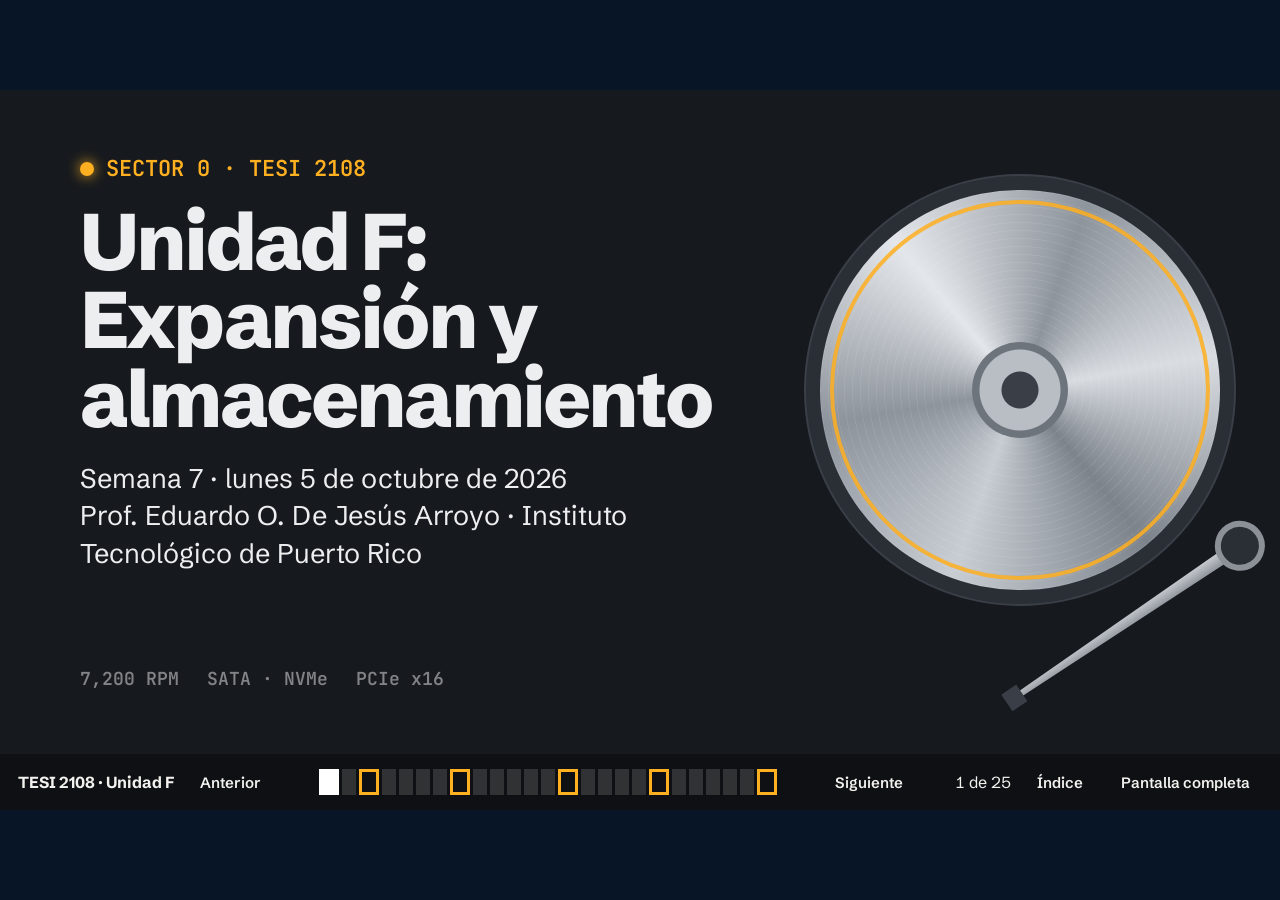
<file: unidadF.html>
<!doctype html>
<html lang="es">
<head>
<meta charset="utf-8">
<meta name="viewport" content="width=device-width,initial-scale=1">
<title>Unidad F: Expansión y almacenamiento · TESI 2108</title>
<meta name="description" content="TESI 2108 Reparación de Computadoras. Unidad F: tarjetas de expansión, dispositivos de almacenamiento, tipos de conexión y diagnóstico, contada con el disco duro abierto.">
<link rel="preload" href="assets/fonts/schibsted-grotesk-latin-800-normal.woff2" as="font" type="font/woff2" crossorigin>
<link rel="stylesheet" href="assets/deck.css">
<style>
/* Tema de la Unidad F: el disco duro abierto. Plato con pistas, brazo lector y LED de actividad sobre grafito. */
:root{--ground:#F2F1EE;--tone:#E3E1DB;--tone2:#CFCCC3;--ink:#1A1C20;--soft:#4A4D55;--accent:#C4561A;--accent-ink:#fff;--field:#16191E;--field-ink:#EDEEF0;--hi:#F0A030;--led:#FFB020}
#bar{background:#0E1013}
#map button.ch{background:transparent;box-shadow:inset 0 0 0 3px var(--led)}
#map button.ch.seen{background:var(--led)}
#map button.cur,#map button.ch.cur{background:#fff;box-shadow:none}
button.go{background:var(--accent);color:#fff}
button[aria-pressed=true]{background:var(--ink);color:#fff}

/* capítulos: el disco abierto */
.hdd{position:absolute;inset:0;padding:64px 80px;display:flex;flex-direction:column}
.hdd .sec{font:600 22px var(--mono);color:var(--led);display:flex;align-items:center;gap:12px}
.hdd .sec i{width:14px;height:14px;border-radius:50%;background:var(--led);box-shadow:0 0 14px var(--led);animation:blink 1.1s steps(2) infinite}
@keyframes blink{50%{opacity:.25}}
.hdd .ch-title{font-size:76px;line-height:.98;letter-spacing:-.035em;font-weight:800;max-width:700px;margin-top:18px}
.hdd .what{font-size:27px;line-height:1.38;max-width:620px;margin-top:22px;opacity:.86}
.hdd .meta{margin-top:auto;font:600 18px var(--mono);color:rgba(237,238,240,.5);display:flex;gap:28px}
.platter{position:absolute;right:60px;top:100px;width:400px;height:400px;border-radius:50%;
  background:repeating-radial-gradient(circle at 50% 50%,rgba(255,255,255,.0) 0 7px,rgba(255,255,255,.07) 7px 8px),
  conic-gradient(from 20deg,#8E949C,#D9DDE2,#7D838B,#C8CDD3,#8E949C,#E3E6EA,#8E949C);box-shadow:0 0 0 14px #2A2E35,0 0 0 16px #3A3F47}
.platter::after{content:"";position:absolute;left:50%;top:50%;width:96px;height:96px;margin:-48px 0 0 -48px;border-radius:50%;background:radial-gradient(circle,#3a3f47 0 18px,#B9BEC5 19px 40px,#6E747C 41px)}
.platter .track{position:absolute;left:50%;top:50%;border-radius:50%;border:4px solid var(--led);opacity:0;transform:translate(-50%,-50%);transition:opacity .4s .9s}
.slide.on .platter .track{opacity:.85}
.arm{position:absolute;right:16px;top:440px;width:300px;height:26px;transform-origin:280px 13px;transform:rotate(-8deg);transition:transform 1.2s var(--ease-expo) .2s}
.arm b{position:absolute;left:0;right:20px;top:6px;height:14px;background:linear-gradient(#C9CDD2,#8C9198);clip-path:polygon(0 30%,100% 0,100% 100%,0 70%)}
.arm i{position:absolute;right:0;top:-12px;width:50px;height:50px;border-radius:50%;background:#2A2E35;border:6px solid #8C9198}
.arm u{position:absolute;left:-6px;top:3px;width:18px;height:20px;background:#3a3f47}

/* bloques */
.ficha{background:#fff;padding:22px 26px}
.ficha .k{font:600 17px var(--mono);color:var(--accent)}
.ficha h3{margin-top:4px}
.ficha p{font-size:21px;line-height:1.4;margin-top:8px;color:var(--soft)}
.grid4{display:grid;grid-template-columns:1fr 1fr;gap:18px}
.grid3{display:grid;grid-template-columns:repeat(3,1fr);gap:18px}
figure.foto{margin:0;background:#fff;padding:12px;display:flex;flex-direction:column}
figure.foto .ph{flex:1;min-height:0;position:relative;background:var(--tone);overflow:hidden}
figure.foto img{position:absolute;inset:0;width:100%;height:100%;object-fit:cover}
figure.foto.contain img{object-fit:contain;background:#fff}
figure.foto figcaption{font-size:15px;line-height:1.3;margin-top:8px;color:var(--soft)}
figure.foto .ph .alt{position:absolute;inset:0;display:none;align-items:center;justify-content:center;text-align:center;padding:16px;font-size:20px;font-weight:600;color:var(--soft)}
figure.foto.nofoto .ph .alt{display:flex}
.msg{background:#fff;padding:14px 18px;font-size:21px;min-height:56px;margin-top:16px}
.stat{background:var(--field);color:var(--field-ink);padding:18px 22px}
.stat .v{font-size:46px;font-weight:800;letter-spacing:-.03em;line-height:1.05;color:var(--hi)}
.stat .l{font-size:19px;margin-top:6px}
.seg{display:flex;gap:8px;flex-wrap:wrap}
.seg button{font-size:19px}
.gal{display:grid;grid-template-columns:440px 1fr;gap:24px;margin-top:16px}

/* clasificador */
.chips{display:flex;flex-wrap:wrap;gap:8px;margin-top:14px}
.chip{font-size:18px;padding:10px 14px;background:#fff}
.chip.sel{background:var(--ink);color:#fff}
.chip.ok{background:#1E9E4F;color:#fff;opacity:.45}
.chip.bad{background:#C0392B;color:#fff}
.bins{display:grid;gap:12px;margin-top:14px}
.bin{background:var(--field);color:var(--field-ink);padding:12px 14px;min-height:150px}
.bin h3{font-size:22px;color:var(--hi)}
.bin .in{display:flex;flex-wrap:wrap;gap:6px;margin-top:8px}
.bin .in span{background:rgba(255,255,255,.14);padding:5px 9px;font-size:16px}

/* carrera de copiado */
.race{margin-top:16px;display:flex;flex-direction:column;gap:12px}
.race .r{display:grid;grid-template-columns:210px 1fr 130px;gap:14px;align-items:center;font-size:20px;font-weight:600}
.race .tr{height:40px;background:#fff;position:relative;overflow:hidden}
.race .fill{position:absolute;left:0;top:0;bottom:0;width:0;background:var(--accent)}
.race .r:first-child .fill{background:#7D838B}
.race .t{font:700 22px var(--mono);text-align:right}

/* M.2 */
.m2{display:grid;grid-template-columns:1fr 1fr;gap:24px;margin-top:16px}
.stick2{height:70px;background:#16191E;position:relative;margin-top:12px;transition:width .5s var(--ease-expo)}
.stick2 .gold{position:absolute;right:0;top:0;bottom:0;width:16px;background:repeating-linear-gradient(180deg,var(--hi) 0 4px,#16191E 4px 6px)}
.stick2 .k1,.stick2 .k2{position:absolute;right:0;width:16px;height:7px;background:var(--ground)}
.stick2 .k1{top:12px}.stick2 .k2{bottom:16px}
.stick2 span{position:absolute;left:14px;top:20px;color:#fff;font:700 22px var(--mono)}

/* NAND */
.nand{display:grid;grid-template-columns:330px 1fr;gap:28px;margin-top:18px}
.cellv{background:var(--field);height:380px;padding:16px;display:flex;flex-direction:column-reverse;gap:3px}
.cellv i{flex:1;background:rgba(255,255,255,.08);color:rgba(255,255,255,.75);font:600 16px var(--mono);display:flex;align-items:center;padding-left:10px}
.cellv i.cur{background:var(--hi);color:#111}
.meter{margin-top:14px}
.meter .lab{display:flex;justify-content:space-between;font-size:20px;font-weight:600}
.meter .bar{height:26px;background:#fff;margin-top:6px}
.meter .bar b{display:block;height:100%;background:var(--accent);transition:width .5s var(--ease-expo)}

/* analógica vs digital */
.av{display:grid;grid-template-columns:1fr 1fr;gap:24px;margin-top:16px}
.scr{background:#000;padding:10px;height:250px;position:relative}
.tp{position:absolute;inset:10px;display:flex;flex-direction:column}
.tp .bars{flex:1;display:flex}
.tp .bars i{flex:1}
.tp .txt{background:#fff;color:#000;font:800 30px var(--sans);text-align:center;padding:8px}
.scr .nos{position:absolute;inset:10px;background:#000;color:#fff;display:none;align-items:center;justify-content:center;font:700 28px var(--mono)}
.scr.lost .nos{display:flex}
.scr .spark{position:absolute;inset:10px;pointer-events:none;opacity:0;background-image:radial-gradient(#fff 1px,transparent 1.5px),radial-gradient(#f0f 1px,transparent 1.5px);background-size:23px 17px,31px 29px}
.scr.spk .spark{opacity:1;animation:spk .25s steps(3) infinite}
@keyframes spk{33%{background-position:7px 3px,11px 13px}66%{background-position:15px 9px,4px 21px}}
.av h3 small{font-size:17px;font-weight:600;color:var(--soft);margin-left:8px}

/* wifi */
.wf{display:grid;grid-template-columns:1fr 1fr;gap:28px;margin-top:16px}
.wf label{display:flex;justify-content:space-between;font-size:22px;font-weight:600;margin-top:12px}
input[type=range]{width:100%;height:36px;accent-color:var(--accent)}
.bands{display:flex;flex-direction:column;gap:12px}
.band{background:#fff;padding:14px 18px;display:grid;grid-template-columns:120px 120px 1fr;align-items:center;gap:12px;font-size:20px}
.band b{font-size:26px}
.sig{display:flex;align-items:flex-end;gap:5px;height:44px}
.sig i{width:16px;background:var(--tone2)}
.sig i.on{background:var(--accent)}
.sig i:nth-child(1){height:25%}.sig i:nth-child(2){height:50%}.sig i:nth-child(3){height:75%}.sig i:nth-child(4){height:100%}

/* alcance */
.scale{position:relative;height:150px;margin-top:30px;background:#fff}
.scale .ax{position:absolute;left:30px;right:30px;bottom:34px;height:4px;background:var(--ink)}
.scale .tk{position:absolute;bottom:6px;font:600 16px var(--mono);transform:translateX(-50%)}
.scale button{position:absolute;bottom:52px;transform:translateX(-50%);font-size:17px;padding:8px 10px;white-space:nowrap}
.scale button::after{content:"";position:absolute;left:50%;top:100%;width:2px;height:16px;background:var(--ink)}

/* diagnóstico y ejercicio */
.dx{display:grid;grid-template-columns:420px 1fr;gap:24px;margin-top:18px}
.dx .list{display:flex;flex-direction:column;gap:9px}
.dx .list button{text-align:left;font-size:19px;padding:12px 16px;background:#fff}
.dx .list button[aria-pressed=true]{background:var(--ink);color:#fff}
.dx .ans{background:#fff;padding:24px 28px;min-height:330px}
.dx .ans .k{font:600 17px var(--mono);color:var(--accent)}
.dx .ans p{font-size:23px;margin-top:6px}
.steps{display:grid;grid-template-columns:repeat(4,1fr);gap:12px;margin-top:16px}
.steps button{text-align:left;background:#fff;padding:16px;font-size:19px;line-height:1.35;min-height:150px;display:flex;flex-direction:column;gap:6px;align-items:flex-start}
.steps button b{font:700 30px var(--mono);color:var(--accent)}
.steps button[aria-pressed=true]{background:var(--ink);color:#fff}
.steps button[aria-pressed=true] b{color:var(--hi)}
.quiz{margin-top:16px}
.quiz .qz-q{font-size:30px;font-weight:700;line-height:1.2;min-height:76px}
.quiz .ops{display:grid;grid-template-columns:1fr 1fr;gap:12px;margin-top:16px}
.quiz .ops button{text-align:left;font-size:22px;padding:16px 18px;background:#fff;color:var(--ink)}
.quiz .ops button.ok{background:#1E9E4F;color:#fff}
.quiz .ops button.bad{background:#C0392B;color:#fff}
.quiz .why{font-size:21px;margin-top:14px;min-height:62px;background:var(--tone);padding:12px 16px}
.quiz .foot{display:flex;justify-content:space-between;align-items:center;margin-top:14px;font-size:21px;font-weight:600}
.dots{display:flex;gap:6px}.dots i{width:22px;height:10px;background:var(--tone2)}.dots i.ok{background:#1E9E4F}.dots i.bad{background:#C0392B}.dots i.cur{background:var(--ink)}
.discrow{position:absolute;left:72px;right:72px;bottom:40px}
.slide.field-hi{background:var(--hi)}
.field-hi .q{font-size:52px;line-height:1.05;letter-spacing:-.03em;font-weight:800;max-width:1120px}
.cred-list{columns:2;column-gap:40px;font-size:14px;line-height:1.4;margin-top:12px;padding-left:22px}
.cred-list a{color:var(--ink)}
</style>
</head>
<body>
<div id="viewport"><div id="stage" data-name="TESI 2108 · Unidad F">

<!-- portada -->
<section class="slide chapter" data-title="Portada">
  <div class="hdd">
    <div class="sec" data-a><i></i>SECTOR 0 · TESI 2108</div>
    <h1 class="mask" style="margin-top:20px;font-size:80px;max-width:700px;line-height:.98"><span>Unidad F: Expansión y almacenamiento</span></h1>
    <p class="what" data-a>Semana 7 · lunes 5 de octubre de 2026<br>Prof. Eduardo O. De Jesús Arroyo · Instituto Tecnológico de Puerto Rico</p>
    <div class="meta" data-a><span>7,200 RPM</span><span>SATA · NVMe</span><span>PCIe x16</span></div>
  </div>
  <div class="platter" data-a data-r="380"></div><div class="arm" data-ang="-34"><b></b><i></i><u></u></div>
</section>

<section class="slide" data-title="Al terminar la clase">
  <h2 class="mask"><span>Al terminar la clase podrás…</span></h2>
  <div class="grid4 gap">
    <div class="ficha" data-a><div class="k">VIDEO · RED · SONIDO · USB · CAPTURA</div><h3>Explicar las tarjetas de expansión</h3><p>Y la función de cada una.</p></div>
    <div class="ficha" data-a><div class="k">HDD · SSD · NVMe · ÓPTICAS</div><h3>Comparar el almacenamiento</h3><p>Por velocidad, interfaz, durabilidad y costo.</p></div>
    <div class="ficha" data-a><div class="k">SATA · USB · HDMI · WI-FI</div><h3>Distinguir las conexiones</h3><p>Alámbricas e inalámbricas, por velocidad y distancia.</p></div>
    <div class="ficha" data-a><div class="k">S.M.A.R.T. · CONTROLADORES</div><h3>Diagnosticar fallas</h3><p>De tarjetas y de almacenamiento.</p></div>
  </div>
</section>

<!-- CAP 1 -->
<section class="slide chapter" data-title="01 · Tarjetas de expansión">
  <div class="hdd">
    <div class="sec" data-a><i></i>PISTA 01</div>
    <h2 class="ch-title mask"><span>Tarjetas de expansión</span></h2>
    <p class="what" data-a>Video, sonido, red, inalámbricas, USB, almacenamiento, captura y elevadoras.</p>
  </div>
  <div class="platter" data-a data-r="420"></div><div class="arm" data-ang="-40"><b></b><i></i><u></u></div>
</section>

<section class="slide" data-title="La tarjeta de video">
  <h2 class="mask"><span>La tarjeta de video: toca cada parte</span></h2>
  <div class="gal">
    <figure class="foto" data-a style="height:440px"><div class="ph"><img id="gpu-img" alt=""><div class="alt" id="gpu-alt"></div></div><figcaption id="gpu-cap"></figcaption></figure>
    <div data-a>
      <div class="seg" id="gpu-tabs"></div>
      <div class="ficha" style="margin-top:14px;min-height:300px"><div class="k" id="gpu-k"></div><h3 id="gpu-h" style="font-size:36px"></h3><p id="gpu-p" style="font-size:23px"></p></div>
    </div>
  </div>
</section>

<section class="slide" data-title="Otras tarjetas">
  <h2 class="mask"><span>Otras tarjetas de expansión</span></h2>
  <div class="gal">
    <figure class="foto" data-a style="height:440px"><div class="ph"><img id="g-img" alt=""><div class="alt" id="g-alt"></div></div><figcaption id="g-cap"></figcaption></figure>
    <div data-a>
      <div class="seg" id="g-tabs"></div>
      <div class="ficha" style="margin-top:14px;min-height:250px"><div class="k" id="g-k"></div><h3 id="g-h" style="font-size:34px"></h3><p id="g-p" style="font-size:22px"></p><p id="g-u" style="font-size:20px;color:var(--accent);font-weight:600"></p></div>
    </div>
  </div>
</section>

<section class="slide" data-title="¿Qué tarjeta necesita?">
  <h2 class="mask"><span>¿Qué tarjeta necesita? Toca un caso y su tarjeta</span></h2>
  <div class="chips" id="sc" data-a></div>
  <div class="bins" id="sb" data-a style="grid-template-columns:repeat(5,1fr)">
    <div class="bin" data-bin="v"><h3>Video</h3><div class="in"></div></div>
    <div class="bin" data-bin="r"><h3>Red o Wi-Fi</h3><div class="in"></div></div>
    <div class="bin" data-bin="s"><h3>Sonido</h3><div class="in"></div></div>
    <div class="bin" data-bin="u"><h3>USB o almacenamiento</h3><div class="in"></div></div>
    <div class="bin" data-bin="c"><h3>Captura</h3><div class="in"></div></div>
  </div>
  <div class="msg" id="sm" data-a>Primero toca un caso; luego, la tarjeta que lo resuelve.</div>
</section>

<section class="slide" data-title="Instalación de una tarjeta">
  <h2 class="mask"><span>Instalación de una tarjeta PCIe</span></h2>
  <div class="steps" id="st" data-a>
    <button data-s="0"><b>1</b>Apaga, desconecta y usa la pulsera ESD; retira la tapa de la ranura.</button>
    <button data-s="1"><b>2</b>Alinea con la ranura PCIe y presiona parejo hasta el seguro.</button>
    <button data-s="2"><b>3</b>Atornilla el soporte y conecta la energía si la necesita.</button>
    <button data-s="3"><b>4</b>Instala los controladores y revisa el Administrador de dispositivos.</button>
  </div>
  <div class="msg" id="st-m" data-a style="font-size:23px;min-height:110px">Toca cada paso para ver qué puede salir mal.</div>
</section>

<!-- CAP 2 -->
<section class="slide chapter" data-title="02 · Almacenamiento">
  <div class="hdd">
    <div class="sec" data-a><i></i>PISTA 02</div>
    <h2 class="ch-title mask"><span>Dispositivos de almacenamiento</span></h2>
    <p class="what" data-a>HDD, SSD, NVMe, híbridos, memoria NAND y unidades ópticas.</p>
  </div>
  <div class="platter" data-a data-r="320"></div><div class="arm" data-ang="-28"><b></b><i></i><u></u></div>
</section>

<section class="slide" data-title="HDD, SSD e híbrido">
  <h2 class="mask"><span>Disco duro, estado sólido e híbrido</span></h2>
  <div class="grid3" style="margin-top:18px">
    <div data-a><figure class="foto" style="height:240px"><div class="ph"><img data-cm="Seagate ST33232A hard disk inner view.jpg" alt="Disco duro abierto: platos y brazo"><div class="alt">Disco duro abierto</div></div></figure>
      <div class="ficha"><div class="k">HDD · MECÁNICO</div><h3>Platos y cabezal</h3><p>5,400 o 7,200 RPM. Barato por GB; lento y frágil a golpes.</p></div></div>
    <div data-a><figure class="foto" style="height:240px"><div class="ph"><img data-cm="Intel DC S3700 SSD series, top side of a 100 GB SATA 3.0 model.jpg" alt="SSD SATA de 2.5 pulgadas"><div class="alt">SSD SATA</div></div></figure>
      <div class="ficha"><div class="k">SSD · FLASH NAND</div><h3>Sin partes móviles</h3><p>2.5" SATA o tarjeta M.2. Rápido, silencioso y resistente.</p></div></div>
    <div data-a><figure class="foto" style="height:240px"><div class="ph"><img data-cm="Actuator arm assembly of a hard disk drive.jpg" alt="Brazo actuador con el cabezal de un disco duro"><div class="alt">Brazo y cabezal</div></div></figure>
      <div class="ficha"><div class="k">SSHD · HÍBRIDO</div><h3>HDD con caché flash</h3><p>Acelera los archivos más usados. Punto medio en costo y velocidad.</p></div></div>
  </div>
</section>

<section class="slide" data-title="Carrera de copiado">
  <h2 class="mask"><span>Carrera: ¿cuánto tarda en leer el archivo?</span></h2>
  <div class="row" data-a style="margin-top:14px;align-items:center"><span style="font-size:21px;font-weight:600">Archivo:</span><div class="seg" id="rs"><button data-gb="1">1 GB</button><button data-gb="10">Película 10 GB</button><button data-gb="50">Juego 50 GB</button></div><button class="go" id="rgo">Copiar</button></div>
  <div class="race" id="race" data-a></div>
  <p class="small" data-a style="margin-top:12px">Lectura secuencial típica aproximada: HDD 180 MB/s · SSD SATA 550 (límite de SATA III) · NVMe PCIe 3.0 3,500 · 4.0 7,000 · 5.0 14,000. La animación va acelerada.</p>
</section>

<section class="slide" data-title="SSD M.2">
  <h2 class="mask"><span>M.2 es la forma, no la velocidad</span></h2>
  <div class="m2">
    <div data-a>
      <div class="cols" style="grid-template-columns:1fr 1fr;gap:12px">
        <figure class="foto" style="height:160px"><div class="ph"><img data-cm="SAMSUNG M.2 SATA SSD PM871a 256GB.jpg" alt="SSD M.2 SATA con llave B+M"><div class="alt">M.2 SATA</div></div><figcaption>M.2 SATA: llave B+M (dos muescas).</figcaption></figure>
        <figure class="foto contain" style="height:160px"><div class="ph"><img data-cm="Samsung 980 PRO PCIe 4.0 NVMe SSD 1TB-top PNr°0915.jpg" alt="SSD M.2 NVMe PCIe 4.0"><div class="alt">M.2 NVMe</div></div><figcaption>M.2 NVMe: llave M (una muesca).</figcaption></figure>
      </div>
      <h3 style="margin-top:14px">Tamaño: 22 mm de ancho × …</h3>
      <div class="seg" id="len" style="margin-top:8px"><button data-l="30">2230</button><button data-l="42">2242</button><button data-l="60">2260</button><button data-l="80">2280</button></div>
      <div class="stick2" id="stk"><span id="stk-t"></span><div class="gold"></div><div class="k1"></div><div class="k2" id="stk-k2"></div></div>
    </div>
    <div data-a>
      <h3>SSD</h3><div class="seg" id="m2d" style="margin-top:8px"><button data-d="sata">M.2 SATA (B+M)</button><button data-d="nvme">M.2 NVMe (M)</button></div>
      <h3 style="margin-top:14px">Ranura de la tarjeta madre</h3><div class="seg" id="m2s" style="margin-top:8px"><button data-s="sata">Solo SATA</button><button data-s="nvme">Solo NVMe</button><button data-s="both">SATA y NVMe</button></div>
      <div class="stat" id="m2st" style="margin-top:16px"><div class="v" id="m2v"></div><div class="l" id="m2l"></div></div>
    </div>
  </div>
</section>

<section class="slide" data-title="Memoria NAND">
  <h2 class="mask"><span>NAND: ¿cuántos bits por celda?</span></h2>
  <div class="nand">
    <div class="cellv" id="cell" data-a></div>
    <div data-a>
      <div class="seg" id="nt"><button data-n="1">SLC</button><button data-n="2">MLC</button><button data-n="3">TLC</button><button data-n="4">QLC</button></div>
      <div class="ficha" style="margin-top:12px"><div class="k" id="nk"></div><h3 id="nh"></h3><p id="np"></p></div>
      <div class="meter"><div class="lab"><span>Capacidad por celda</span><span id="ncap"></span></div><div class="bar"><b id="nbc"></b></div></div>
      <div class="meter"><div class="lab"><span>Durabilidad (ciclos de escritura, aprox.)</span><span id="ndur"></span></div><div class="bar"><b id="nbd"></b></div></div>
      <p class="small" style="margin-top:10px">La durabilidad se indica en TBW (terabytes escritos) en la ficha del fabricante.</p>
    </div>
  </div>
</section>

<section class="slide" data-title="Unidades ópticas">
  <h2 class="mask"><span>Unidades ópticas: un láser lee el disco</span></h2>
  <div class="cols" style="grid-template-columns:320px 1fr 320px;gap:20px;margin-top:18px">
    <figure class="foto contain" data-a style="height:400px"><div class="ph"><img data-cm="Sony CRX310S-Internal-PC-DVD-Drive-Opened.jpg" alt="Unidad de DVD interna con la bandeja abierta"><div class="alt">Unidad de DVD</div></div><figcaption>Hoy se usan unidades externas por USB.</figcaption></figure>
    <div data-a>
      <table class="t"><tr><th>Disco</th><th>Capacidad (1 / 2 capas)</th><th>Láser</th></tr>
        <tr><td>CD</td><td>700 MB</td><td>Infrarrojo</td></tr>
        <tr><td>DVD</td><td>4.7 / 8.5 GB</td><td>Rojo</td></tr>
        <tr><td>Blu-ray</td><td>25 / 50 GB</td><td>Azul-violeta</td></tr></table>
      <p class="body" style="margin-top:14px">Láser de onda más corta → punto más pequeño → caben más datos. <b>R</b> = se graba una vez; <b>RW</b> o <b>RE</b> = regrabable.</p>
    </div>
    <figure class="foto contain" data-a style="height:400px"><div class="ph"><img data-cm="CD DVD Comparison.png" alt="Diagrama que compara el punto del láser en CD y DVD"><div class="alt">CD y DVD</div></div><figcaption>El DVD usa marcas más pequeñas y más juntas que el CD.</figcaption></figure>
  </div>
</section>

<!-- CAP 3 -->
<section class="slide chapter" data-title="03 · Tipos de conexión">
  <div class="hdd">
    <div class="sec" data-a><i></i>PISTA 03</div>
    <h2 class="ch-title mask"><span>Tipos de conexión</span></h2>
    <p class="what" data-a>Internas y externas, video analógico y digital, Wi-Fi y otras inalámbricas.</p>
  </div>
  <div class="platter" data-a data-r="250"></div><div class="arm" data-ang="-20"><b></b><i></i><u></u></div>
</section>

<section class="slide" data-title="Internas y externas">
  <h2 class="mask"><span>¿Interna o externa? Clasifica</span></h2>
  <div class="cols" style="grid-template-columns:1fr 300px;gap:24px">
    <div>
      <div class="chips" id="ic" data-a></div>
      <div class="bins" id="ib" data-a style="grid-template-columns:1fr 1fr">
        <div class="bin" data-bin="i"><h3>Interna (dentro de la caja)</h3><div class="in"></div></div>
        <div class="bin" data-bin="e"><h3>Externa (puertos de afuera)</h3><div class="in"></div></div>
      </div>
      <div class="msg" id="im" data-a>Toca una conexión y luego su grupo. La Unidad I profundiza en cada conector.</div>
    </div>
    <div data-a style="display:flex;flex-direction:column;gap:12px">
      <figure class="foto" style="height:200px"><div class="ph"><img data-cm="SATA Data Cable.jpg" alt="Cable de datos SATA"><div class="alt">Cable SATA</div></div><figcaption>Cable de datos SATA (6 Gbps).</figcaption></figure>
      <figure class="foto" style="height:200px"><div class="ph"><img data-cm="Thunderbolt 3 interface USB-C ports.jpg" alt="Puertos Thunderbolt 3 con conector USB-C"><div class="alt">Thunderbolt</div></div><figcaption>Thunderbolt usa el conector USB-C.</figcaption></figure>
    </div>
  </div>
</section>

<section class="slide" data-title="Video analógico y digital">
  <h2 class="mask"><span>Alarga el cable: analógico vs. digital</span></h2>
  <div class="av">
    <div data-a><h3>VGA<small>analógica · voltajes</small></h3><div class="scr" id="sa"><div class="tp"><div class="bars"></div><div class="txt">TESI 2108</div></div><div class="spark"></div><div class="nos">Sin señal</div></div></div>
    <div data-a><h3>HDMI / DisplayPort<small>digital · bits</small></h3><div class="scr" id="sd"><div class="tp"><div class="bars"></div><div class="txt">TESI 2108</div></div><div class="spark"></div><div class="nos">Sin señal</div></div></div>
  </div>
  <div class="cols" data-a style="grid-template-columns:1fr 160px 160px;gap:18px;margin-top:14px;align-items:center">
    <div><label style="display:flex;justify-content:space-between;font-size:22px;font-weight:600" for="cab">Largo del cable <b id="cabv"></b></label><input type="range" id="cab" min="1" max="30" value="2"></div>
    <figure class="foto" style="height:110px"><div class="ph"><img data-cm="Male VGA connector.jpg" alt="Conector VGA azul de 15 pines"><div class="alt">VGA</div></div></figure>
    <figure class="foto" style="height:110px"><div class="ph"><img data-cm="EVGA 02G-P4-2966-KR outputs 20150129.jpg" alt="Salidas DVI, HDMI y DisplayPort de una tarjeta de video"><div class="alt">Salidas digitales</div></div></figure>
  </div>
  <div class="msg" id="avm" style="margin-top:12px"></div>
</section>

<section class="slide" data-title="Wi-Fi">
  <h2 class="mask"><span>Wi-Fi: la banda decide alcance y velocidad</span></h2>
  <div class="wf">
    <div data-a>
      <table class="t" style="font-size:19px"><tr><th>Estándar</th><th>Nombre</th><th>Bandas</th><th>Máx. teórico</th></tr>
        <tr><td>802.11b</td><td>—</td><td>2.4 GHz</td><td>11 Mbps</td></tr><tr><td>802.11a / g</td><td>—</td><td>5 / 2.4 GHz</td><td>54 Mbps</td></tr>
        <tr><td>802.11n</td><td>Wi-Fi 4</td><td>2.4 y 5 GHz</td><td>600 Mbps</td></tr><tr><td>802.11ac</td><td>Wi-Fi 5</td><td>5 GHz</td><td>≈ 6.9 Gbps</td></tr>
        <tr><td>802.11ax</td><td>Wi-Fi 6 / 6E</td><td>2.4, 5 (y 6) GHz</td><td>≈ 9.6 Gbps</td></tr><tr><td>802.11be</td><td>Wi-Fi 7</td><td>2.4, 5 y 6 GHz</td><td>≈ 46 Gbps</td></tr></table>
    </div>
    <div data-a>
      <label for="wd">Distancia al router <b id="wdv"></b></label><input type="range" id="wd" min="1" max="50" value="5">
      <label for="ww">Paredes en el camino <b id="wwv"></b></label><input type="range" id="ww" min="0" max="3" value="0">
      <div class="bands" id="bands" style="margin-top:12px"></div>
      <p class="small" style="margin-top:8px">Simulación didáctica: valores aproximados para comparar las bandas.</p>
    </div>
  </div>
</section>

<section class="slide" data-title="Otras inalámbricas">
  <h2 class="mask"><span>Otras conexiones inalámbricas: ¿hasta dónde llegan?</span></h2>
  <div class="scale" id="scale" data-a><div class="ax"></div></div>
  <div class="cols" style="grid-template-columns:1fr 360px;gap:20px;margin-top:16px">
    <div class="ficha" data-a style="min-height:220px"><div class="k" id="wk">ALCANCE</div><h3 id="wh" style="font-size:34px">Toca una conexión</h3><p id="wp" style="font-size:23px"></p></div>
    <figure class="foto" data-a style="height:220px"><div class="ph"><img data-cm="Wireless network interface controller Gigabyte GC-WB867D-I - front and back - 2018-05-15.jpg" alt="Tarjeta PCIe de Wi-Fi y Bluetooth con antenas"><div class="alt">Tarjeta Wi-Fi y Bluetooth</div></div><figcaption>Tarjeta PCIe de Wi-Fi + Bluetooth.</figcaption></figure>
  </div>
</section>

<!-- CAP 4 -->
<section class="slide chapter" data-title="04 · Fallas y diagnóstico">
  <div class="hdd">
    <div class="sec" data-a><i></i>PISTA 04 · ERROR</div>
    <h2 class="ch-title mask"><span>Fallas y diagnóstico</span></h2>
    <p class="what" data-a>Tarjetas, discos y SSD: síntomas, causas y qué hacer primero.</p>
  </div>
  <div class="platter" data-a data-r="180"></div><div class="arm" data-ang="-12"><b></b><i></i><u></u></div>
</section>

<section class="slide" data-title="Diagnostica la falla">
  <h2 class="mask"><span>Diagnostica la falla</span></h2>
  <div class="dx">
    <div class="list" id="dx" data-a></div>
    <div class="ans" data-a><div class="k" id="dx-k">SÍNTOMA</div><h3 id="dx-h" style="font-size:30px">Escoge un síntoma</h3><p id="dx-c"></p><p id="dx-s" style="color:var(--soft)"></p></div>
  </div>
</section>

<section class="slide" data-title="S.M.A.R.T.">
  <h2 class="mask"><span>Primero respalda; después, S.M.A.R.T.</span></h2>
  <div class="cols" style="grid-template-columns:480px 1fr;gap:24px;margin-top:18px">
    <figure class="foto contain" data-a style="height:420px"><div class="ph"><img data-cm="CrystalDiskInfo printout - TOSHIBA HDWR480.png" alt="Pantalla de CrystalDiskInfo con los atributos S.M.A.R.T. de un disco"><div class="alt">CrystalDiskInfo</div></div><figcaption>CrystalDiskInfo muestra el estado y los atributos S.M.A.R.T.</figcaption></figure>
    <div class="grid4" data-a style="grid-template-columns:1fr;gap:12px">
      <div class="ficha"><div class="k">REGLA 1</div><h3>Respalda antes de probar</h3><p>Un disco que falla puede empeorar con cada uso.</p></div>
      <div class="ficha"><div class="k">S.M.A.R.T.</div><h3>El autodiagnóstico del disco</h3><p>Sectores reasignados, horas de uso, temperatura y estado general.</p></div>
      <div class="ficha"><div class="k">CLIC REPETIDO</div><h3>Falla mecánica del HDD</h3><p>No sigas usándolo: respalda y reemplaza.</p></div>
    </div>
  </div>
</section>

<section class="slide field-hi" data-title="Actividad: inventario del equipo">
  <p class="small" style="color:var(--ink);font-size:24px;font-weight:700">Actividad en el laboratorio · en parejas</p>
  <p class="q sub">Con el equipo desconectado, identifica tarjetas y discos: tipo, interfaz (SATA o NVMe) y capacidad. Compáralo con Administración de discos y el Administrador de dispositivos. Propón una mejora de almacenamiento.</p>
  <div class="discrow"><div class="timer" data-timer="1500"></div></div>
</section>

<section class="slide" data-title="Ejercicio corto">
  <h2 class="mask"><span>Ejercicio corto: seis preguntas</span></h2>
  <div class="quiz" id="qz" data-a>
    <div class="qz-q"></div><div class="ops"></div><div class="why"></div>
    <div class="foot"><div class="dots"></div><span class="qz-n"></span><button class="go qz-next">Siguiente</button></div>
  </div>
</section>

<section class="slide" data-title="Créditos y referencias">
  <h2 class="mask"><span>Créditos de las fotos y referencias</span></h2>
  <p class="small sub">Fotos de Wikimedia Commons, guardadas con la presentación. Cada enlace lleva a la página del archivo.</p>
  <ol class="cred-list" id="creds"></ol>
  <p class="small" style="margin-top:10px">Referencias: Meyers, M. (2025). <i>CompTIA A+ certification all-in-one exam guide</i> (11th ed.). McGraw-Hill · Mueller, S. (2022). <i>Upgrading and repairing PCs</i> (22nd ed.). Que · Wi-Fi Alliance. (s.f.). Wi-Fi generations. · Bluetooth SIG. (s.f.). Understanding Bluetooth range. · ITPR. (2026). Prontuario TESI 2108 (rev. mayo 2026).</p>
</section>

<section class="slide chapter" data-title="Cierre">
  <div class="hdd">
    <div class="sec" data-a><i></i>FIN DE LA PISTA</div>
    <h2 class="ch-title mask"><span>Próxima: monitores</span></h2>
    <p class="what" data-a>Próxima clase: lunes 19 de octubre, Unidad G. El lunes 12 de octubre no hay clases (Día de la Raza). Recuerda la Presentación 1 y la Discusión 3 del 19 de octubre.</p>
  </div>
  <div class="platter" data-a data-r="100"></div><div class="arm" data-ang="0"><b></b><i></i><u></u></div>
</section>

</div></div>
<script src="assets/deck.js"></script>
<script src="assets/kit.js"></script>
<script>
(function(){
'use strict';
var $=function(i){return document.getElementById(i)};
var CRED={"ASUS GTX-650 Ti TOP Cu-II PCI Express 3.0 x16 graphics card.jpg": {"f": "ASUS_GTX_650_Ti_TOP_Cu_II_PCI_Express_3_0_x16_graphics_card", "a": "Dsimic", "l": "CC BY-SA 3.0"}, "EVGA 02G-P4-2966-KR outputs 20150129.jpg": {"f": "EVGA_02G_P4_2966_KR_outputs_20150129", "a": "MiNe", "l": "CC BY 2.0"}, "Seagate ST33232A hard disk inner view.jpg": {"f": "Seagate_ST33232A_hard_disk_inner_view", "a":"Eric Gaba (Sting - fr:Sting)", "l": "CC BY-SA 3.0"}, "Actuator arm assembly of a hard disk drive.jpg": {"f": "Actuator_arm_assembly_of_a_hard_disk_drive", "a": "Mk2010", "l": "CC BY 4.0"}, "Intel DC S3700 SSD series, top side of a 100 GB SATA 3.0 model.jpg": {"f": "Intel_DC_S3700_SSD_series_top_side_of_a_100_GB_SATA_3_0_mode", "a": "Dsimic", "l": "CC BY-SA 4.0"}, "Samsung 980 PRO PCIe 4.0 NVMe SSD 1TB-top PNr°0915.jpg": {"f": "Samsung_980_PRO_PCIe_4_0_NVMe_SSD_1TB_top_PNr_0915", "a": "D-Kuru", "l": "CC BY-SA 4.0"}, "SAMSUNG M.2 SATA SSD PM871a 256GB.jpg": {"f": "SAMSUNG_M_2_SATA_SSD_PM871a_256GB", "a": "Dinkun Chen", "l": "CC BY-SA 4.0"}, "256GB 2230 NVME SSD + 256GB NGFF SSD.jpg": {"f": "256GB_2230_NVME_SSD_256GB_NGFF_SSD", "a": "User5515", "l": "CC0"}, "An Intel 82574L Gigabit Ethernet NIC, PCI Express x1 card.jpg": {"f": "An_Intel_82574L_Gigabit_Ethernet_NIC_PCI_Express_x1_card", "a": "Dsimic", "l": "CC BY-SA 3.0"}, "Wireless network interface controller Gigabyte GC-WB867D-I - front and back - 2018-05-15.jpg": {"f": "Wireless_network_interface_controller_Gigabyte_GC_WB867D_I_f", "a": "Bretwa", "l": "CC BY-SA 4.0"}, "Sound card.jpg": {"f": "Sound_card", "a": "Usamasaad", "l": "CC BY-SA 4.0"}, "Dell PowerEdge 2800 - riser card-2419.jpg": {"f": "Dell_PowerEdge_2800_riser_card_2419", "a": "Raimond Spekking", "l": "CC BY-SA 4.0"}, "Pinnacle TV-Tuner Triton 7010ix.jpg": {"f": "Pinnacle_TV_Tuner_Triton_7010ix", "a": "Mister rf", "l": "CC BY-SA 4.0"}, "Rosewill RC-505 - 2-Port USB 3.0 PCI Express Card 3 2019-05-15.jpg": {"f": "Rosewill_RC_505_2_Port_USB_3_0_PCI_Express_Card_3_2019_05_15", "a": "FASTILY", "l": "CC BY-SA 4.0"}, "Sony CRX310S-Internal-PC-DVD-Drive-Opened.jpg": {"f": "Sony_CRX310S_Internal_PC_DVD_Drive_Opened", "a": "Evan-Amos", "l": "Public domain"}, "Male VGA connector.jpg": {"f": "Male_VGA_connector", "a": "Swift.Hg", "l": "CC BY-SA 3.0"}, "Thunderbolt 3 interface USB-C ports.jpg": {"f": "Thunderbolt_3_interface_USB_C_ports", "a": "Amin", "l": "CC BY-SA 4.0"}, "SATA Data Cable.jpg": {"f": "SATA_Data_Cable", "a": "", "l": "CC BY-SA 3.0"}, "CrystalDiskInfo printout - TOSHIBA HDWR480.png": {"f": "CrystalDiskInfo_printout_TOSHIBA_HDWR480", "a": "Software by hiyohiyo", "l": "MIT"}, "CD DVD Comparison.png": {"f": "CD_DVD_Comparison", "a": "Hoikka1", "l": "CC BY-SA 3.0"}};
function press(cont,attr,val){[].forEach.call(cont.querySelectorAll('['+attr+']'),function(b){b.setAttribute('aria-pressed',String(b.getAttribute(attr))===String(val))})}
Kit.photos('F',CRED);

/* ---------- capítulos: pista resaltada y brazo que barre ---------- */
[].forEach.call(document.querySelectorAll('.platter'),function(p){var t=document.createElement('div');t.className='track';var r=+p.dataset.r;t.style.width=t.style.height=r+'px';p.appendChild(t)});
document.addEventListener('deck:slide',function(e){var s=e.detail.slide;[].forEach.call(document.querySelectorAll('.arm'),function(a){a.style.transform='rotate(-8deg)'});
  var a=s.querySelector('.arm');if(a)requestAnimationFrame(function(){requestAnimationFrame(function(){a.style.transform='rotate('+a.dataset.ang+'deg)'})})});

/* ---------- galería genérica ---------- */
function gallery(pfx,G){var gi=0;function d(){var g=G[gi];$(pfx+'-tabs').innerHTML=G.map(function(x,i){return '<button data-gi="'+i+'" aria-pressed="'+(i===gi)+'">'+x.t+'</button>'}).join('');
  [].forEach.call($(pfx+'-tabs').children,function(b){b.onclick=function(){gi=+b.dataset.gi;d()}});
  Kit.setPhoto($(pfx+'-img'),'F',CRED,g.f||'');$(pfx+'-img').alt=g.alt;$(pfx+'-alt').textContent=g.alt;$(pfx+'-cap').textContent=g.f?g.alt:'';
  $(pfx+'-k').textContent=g.k;$(pfx+'-h').textContent=g.h;$(pfx+'-p').textContent=g.p;if($(pfx+'-u'))$(pfx+'-u').textContent=g.u?'Uso: '+g.u:''}
  d();return G.filter(function(g){return g.f}).map(function(g){return [g.f,g.alt]})}
var EX=[];
EX=EX.concat(gallery('gpu',[
 {t:'GPU y VRAM',k:'PROCESADOR GRÁFICO',h:'GPU y VRAM propia',p:'La tarjeta dedicada tiene su propio procesador (GPU) y memoria (VRAM, hoy GDDR6 o GDDR7), separados de la CPU y la RAM.',f:'ASUS GTX-650 Ti TOP Cu-II PCI Express 3.0 x16 graphics card.jpg',alt:'Tarjeta de video PCIe x16 con disipador y dos ventiladores'},
 {t:'Ranura PCIe x16',k:'DÓNDE VA',h:'Ranura PCIe x16 superior',p:'La más cercana a la CPU, con todos sus carriles. Las tarjetas grandes ocupan dos o tres espacios de ranura.',f:'ASUS GTX-650 Ti TOP Cu-II PCI Express 3.0 x16 graphics card.jpg',alt:'Tarjeta de video PCIe x16 con disipador y dos ventiladores'},
 {t:'Energía',k:'DE LA FUENTE',h:'Energía adicional',p:'Las de alto consumo necesitan conectores PCIe de 6 u 8 pines o 12V-2x6. Sin ellos, la tarjeta no arranca o se apaga en juegos.',f:'ASUS GTX-650 Ti TOP Cu-II PCI Express 3.0 x16 graphics card.jpg',alt:'Tarjeta de video PCIe x16 con disipador y dos ventiladores'},
 {t:'Salidas',k:'HDMI · DISPLAYPORT · DVI',h:'El monitor va aquí',p:'Con tarjeta dedicada, el cable va a sus salidas, no a las de la tarjeta madre. Luego se instalan los controladores de NVIDIA, AMD o Intel.',f:'EVGA 02G-P4-2966-KR outputs 20150129.jpg',alt:'Salidas DVI, HDMI y DisplayPort de una tarjeta de video'}]));
EX=EX.concat(gallery('g',[
 {t:'Sonido',k:'AUDIO',h:'Tarjeta de sonido',p:'Audio de mejor calidad y más canales que el integrado.',u:'producción musical, sonido envolvente.',f:'Sound card.jpg',alt:'Tarjeta de sonido PCI con conectores de audio'},
 {t:'Red (NIC)',k:'ETHERNET 1 · 2.5 · 10 GBPS',h:'Tarjeta de red',p:'Agrega un puerto Ethernet o uno más rápido.',u:'reemplazar un puerto dañado o ganar velocidad.',f:'An Intel 82574L Gigabit Ethernet NIC, PCI Express x1 card.jpg',alt:'Tarjeta de red Gigabit Ethernet PCIe x1'},
 {t:'Inalámbrica',k:'WI-FI · BLUETOOTH · 4G/5G',h:'Tarjeta inalámbrica',p:'Wi-Fi y Bluetooth con antenas externas; también hay tarjetas celulares.',u:'equipos de escritorio sin Wi-Fi.',f:'Wireless network interface controller Gigabyte GC-WB867D-I - front and back - 2018-05-15.jpg',alt:'Tarjeta PCIe de Wi-Fi y Bluetooth con antenas'},
 {t:'USB',k:'MÁS PUERTOS',h:'Tarjeta USB',p:'Más puertos o USB más rápido.',u:'agregar USB-C de 10 o 20 Gbps.',f:'Rosewill RC-505 - 2-Port USB 3.0 PCI Express Card 3 2019-05-15.jpg',alt:'Tarjeta PCIe con dos puertos USB 3.0'},
 {t:'Captura / TV',k:'VIDEO DE ENTRADA',h:'Sintonizador o captura',p:'Recibe TV o graba video de una cámara o consola.',u:'transmisiones en vivo y digitalización.',f:'Pinnacle TV-Tuner Triton 7010ix.jpg',alt:'Tarjeta sintonizadora de TV PCIe'},
 {t:'Elevadora',k:'RISER',h:'Tarjeta elevadora',p:'Cambia la orientación de la ranura para instalar tarjetas acostadas.',u:'cajas delgadas, servidores y montajes verticales.',f:'Dell PowerEdge 2800 - riser card-2419.jpg',alt:'Tarjeta elevadora de un servidor Dell'},
 {t:'Otras',k:'ALMACENAMIENTO · SERIE · MÓDEM',h:'Otras tarjetas',p:'Almacenamiento (puertos SATA, RAID o ranuras M.2), serie y paralelo (RS-232, LPT) y módem por línea telefónica.',u:'más discos, equipos industriales o de punto de venta.',alt:'Tarjetas de almacenamiento, serie y módem'}]));

/* ---------- clasificador de casos ---------- */
Kit.sorter($('sc'),$('sb'),[
 ['Un estudiante quiere editar video en 4K','v','Una tarjeta de video dedicada con buena VRAM.'],
 ['El puerto Ethernet de la tarjeta madre se dañó','r','Una tarjeta de red PCIe lo reemplaza.'],
 ['La PC de escritorio no tiene Wi-Fi','r','Una tarjeta inalámbrica con antenas.'],
 ['Un productor necesita audio con más canales','s','Una tarjeta de sonido.'],
 ['Hacen falta puertos USB-C rápidos','u','Una tarjeta USB.'],
 ['Quiere añadir dos SSD NVMe más','u','Una tarjeta de almacenamiento con ranuras M.2.'],
 ['Un streamer quiere grabar su consola','c','Una tarjeta de captura.'],
 ['Necesita tres monitores para trabajar','v','Una tarjeta de video con varias salidas.']
],$('sm'),'¡Completo! Antes de comprar una tarjeta, revisa si la función ya viene integrada en la tarjeta madre.');

/* ---------- pasos de instalación ---------- */
var STM=['Sin pulsera puedes dañar la tarjeta con estática. La tapa de metal de la ranura se guarda por si se retira la tarjeta.','Si queda torcida o sin el seguro puesto, la tarjeta no aparece o falla de forma intermitente.','Una tarjeta de video sin su cable de energía no arranca: muchas avisan con un LED o un mensaje en pantalla.','Si la tarjeta reemplaza una función integrada (sonido, red o video), desactiva la integrada en el BIOS/UEFI. Busca signos de advertencia en el Administrador de dispositivos.'];
[].forEach.call($('st').children,function(b){b.setAttribute('aria-pressed','false');b.onclick=function(){press($('st'),'data-s',b.dataset.s);$('st-m').textContent=STM[+b.dataset.s]}});

/* ---------- carrera ---------- */
var R=[['HDD 7,200 RPM',180],['SSD SATA',550],['NVMe PCIe 3.0',3500],['NVMe PCIe 4.0',7000],['NVMe PCIe 5.0',14000]],gb=10;
$('race').innerHTML=R.map(function(r){return '<div class="r"><span>'+r[0]+'</span><div class="tr"><div class="fill"></div></div><span class="t">—</span></div>'}).join('');
function fmt(s){return s>=60?Math.floor(s/60)+' min '+Math.round(s%60)+' s':(s<10?s.toFixed(1):Math.round(s))+' s'}
function reset(){press($('rs'),'data-gb',gb);[].forEach.call($('race').children,function(row){var f=row.querySelector('.fill');f.style.transition='none';f.style.width='0';row.querySelector('.t').textContent='—'})}
[].forEach.call($('rs').children,function(b){b.onclick=function(){gb=+b.dataset.gb;reset()}});reset();
$('rgo').onclick=function(){reset();var max=gb*1000/R[0][1];void $('race').offsetWidth;
  [].forEach.call($('race').children,function(row,i){var s=gb*1000/R[i][1],d=Math.max(.15,6*s/max),f=row.querySelector('.fill'),t=row.querySelector('.t');
    f.style.transition='width '+d+'s linear';f.style.width='100%';setTimeout(function(){t.textContent=fmt(s)},d*1000)})};

/* ---------- M.2 ---------- */
var md='sata',ms='nvme',ml=80;
function m2(){press($('m2d'),'data-d',md);press($('m2s'),'data-s',ms);press($('len'),'data-l',ml);
  $('stk').style.width=(ml/80*100)+'%';$('stk-t').textContent='22'+ml+(md==='sata'?' · SATA':' · NVMe');$('stk-k2').style.display=md==='sata'?'':'none';
  var ok=ms==='both'||ms===md,v,l;
  if(ok){v=md==='sata'?'≈ 550 MB/s':'3,500–14,000 MB/s';l='Funciona. '+(md==='sata'?'Un M.2 SATA es tan rápido como un SSD SATA de 2.5": usa la misma interfaz SATA III.':'NVMe usa carriles PCIe directos: mucho más rápido.')}
  else if(md==='sata'){v='No aparece';l='Entra físicamente (la llave B+M cabe en una ranura M), pero la ranura solo habla NVMe: el sistema no detecta el SSD.'}
  else{v='No aparece';l='La ranura solo es SATA: el SSD NVMe no se detecta. Revisa el manual antes de comprar.'}
  $('m2v').textContent=v;$('m2l').textContent=l;$('m2st').style.background=ok?'#14552F':'#7A1E1E'}
[].forEach.call($('m2d').children,function(b){b.onclick=function(){md=b.dataset.d;m2()}});[].forEach.call($('m2s').children,function(b){b.onclick=function(){ms=b.dataset.s;m2()}});
[].forEach.call($('len').children,function(b){b.onclick=function(){ml=+b.dataset.l;m2()}});m2();

/* ---------- NAND ---------- */
var NT={1:['SLC','Single-Level Cell','La más durable y rápida; muy cara. Uso industrial y caché.',100000],2:['MLC','Multi-Level Cell','Durable; uso profesional.',10000],3:['TLC','Triple-Level Cell','Balance entre costo y durabilidad: la más común.',3000],4:['QLC','Quad-Level Cell','Más capacidad y más barata; menos durable.',1000]},nn=3;
function nand(){var t=NT[nn],lv=Math.pow(2,nn),h='',cur=5%lv;press($('nt'),'data-n',nn);
  for(var i=0;i<lv;i++){h+='<i class="'+(i===cur?'cur':'')+'">'+('0000'+i.toString(2)).slice(-nn)+'</i>'}$('cell').innerHTML=h;
  $('nk').textContent=nn+' BIT'+(nn>1?'S':'')+' POR CELDA · '+lv+' NIVELES DE VOLTAJE';$('nh').textContent=t[0]+' · '+t[1];$('np').textContent=t[2];
  $('ncap').textContent=nn+'×';$('nbc').style.width=(nn*25)+'%';$('ndur').textContent='≈ '+t[3].toLocaleString('en-US');$('nbd').style.width=(Math.log10(t[3])-2)/3*100+'%'}
[].forEach.call($('nt').children,function(b){b.onclick=function(){nn=+b.dataset.n;nand()}});nand();

/* ---------- interna / externa ---------- */
Kit.sorter($('ic'),$('ib'),[
 ['SATA','i','Discos de 2.5" y 3.5" (6 Gbps).'],['M.2','i','SSD SATA o NVMe en la tarjeta madre.'],['PCIe','i','Ranuras para tarjetas de expansión.'],['PATA (IDE)','i','Discos y unidades ópticas antiguas.'],
 ['USB 2.0 a USB4','e','Discos y memorias externas.'],['Thunderbolt','e','Datos, video y energía por el conector USB-C.'],['eSATA','e','Discos externos en equipos antiguos.'],['Ethernet (NAS)','e','Almacenamiento en red.']
],$('im'),'¡Completo! Otros conectores (serie, paralelo, VGA, HDMI, DVI, audio, RJ-45 y RJ-11) se ven en la Unidad I.');

/* ---------- analógica vs digital ---------- */
var COL=['#fff','#ff0','#0ff','#0f0','#f0f','#f00','#00f','#111'];
[].forEach.call(document.querySelectorAll('.tp .bars'),function(b){b.innerHTML=COL.map(function(c){return '<i style="background:'+c+'"></i>'}).join('')});
function av(){var m=+$('cab').value;$('cabv').textContent=m+' m';
  var tp=$('sa').querySelector('.tp');tp.style.filter='blur('+(Math.max(0,m-2)*0.18).toFixed(2)+'px) brightness('+(1-m*0.012)+')';
  tp.querySelector('.txt').style.textShadow=m>6?((m-6)*0.6)+'px 0 rgba(0,0,0,.45)':'none';
  var sd=$('sd');sd.classList.toggle('spk',m>15&&m<=20);sd.classList.toggle('lost',m>20);
  var t;if(m<=5)t='Cable corto: las dos imágenes se ven bien.';else if(m<=15)t='VGA se ve cada vez más borrosa y con «fantasmas»; la digital sigue exacta.';
  else if(m<=20)t='La digital empieza a mostrar destellos: está perdiendo bits. VGA sigue borrosa, pero se ve.';else t='La digital se cae por completo: «Sin señal». La analógica se degrada poco a poco; la digital es exacta o falla.';
  $('avm').textContent=t+' (Distancias aproximadas, para cables pasivos.)'}
$('cab').oninput=av;av();

/* ---------- Wi-Fi ---------- */
var BD=[['2.4 GHz',50,6,150],['5 GHz',35,10,800],['6 GHz',25,14,1200]];
function wifi(){var d=+$('wd').value,w=+$('ww').value;$('wdv').textContent=d+' m';$('wwv').textContent=w;
  $('bands').innerHTML=BD.map(function(b){var eff=d+w*b[2],s=Math.max(0,1-eff/b[1]),bars=s<=0?0:Math.ceil(s*4),sp=Math.round(b[3]*s*s);
    return '<div class="band"><b>'+b[0]+'</b><div class="sig">'+[1,2,3,4].map(function(i){return '<i class="'+(i<=bars?'on':'')+'"></i>'}).join('')+'</div><span>'+(bars?'≈ '+sp+' Mbps reales':'Sin conexión')+'</span></div>'}).join('')}
$('wd').oninput=$('ww').oninput=wifi;wifi();

/* ---------- alcance de inalámbricas ---------- */
var WL=[['NFC',0.04,'13.56 MHZ · UNOS 4 CM','NFC','Funciona a pocos centímetros: pagos con el teléfono y emparejamiento.'],
 ['Bluetooth clase 3',1,'2.4 GHZ · CERCA DE 1 M','Bluetooth clase 3','Potencia muy baja: dispositivos a la par.'],
 ['Infrarrojo',5,'NECESITA LÍNEA DE VISTA','Infrarrojo (IR)','Controles remotos: si algo se interpone, no funciona.'],
 ['Bluetooth clase 2',10,'2.4 GHZ · UNOS 10 M','Bluetooth clase 2','La de audífonos, teclados y ratones.'],
 ['Bluetooth clase 1',100,'2.4 GHZ · HASTA UNOS 100 M','Bluetooth clase 1','Mayor potencia: adaptadores industriales y de largo alcance.'],
 ['Celular 4G/5G',5000,'KILÓMETROS DESDE LA TORRE','Celular (4G y 5G)','Internet móvil sin Wi-Fi, con tarjeta SIM o eSIM.']];
function px(m){return (3+(Math.log10(m)+2)/6*92).toFixed(1)}
var sh='<div class="ax"></div>';[['1 cm',.01],['10 cm',.1],['1 m',1],['10 m',10],['100 m',100],['1 km',1000],['10 km',10000]].forEach(function(t){sh+='<span class="tk" style="left:'+px(t[1])+'%">'+t[0]+'</span>'});
WL.forEach(function(w,i){sh+='<button data-w="'+i+'" style="left:'+px(w[1])+'%;bottom:'+(52+(i%2)*44)+'px">'+w[0]+'</button>'});$('scale').innerHTML=sh;
[].forEach.call($('scale').querySelectorAll('button'),function(b){b.setAttribute('aria-pressed','false');b.onclick=function(){var w=WL[+b.dataset.w];press($('scale'),'data-w',b.dataset.w);$('wk').textContent=w[2];$('wh').textContent=w[3];$('wp').textContent=w[4]}});

/* ---------- diagnóstico ---------- */
[['Clics o ruidos en el disco','Falla mecánica del HDD.','Respaldar de inmediato y reemplazar el disco.'],
 ['«No se encontró dispositivo de arranque»','Disco desconectado u orden de arranque incorrecto.','Revisar cables, el BIOS y el orden de arranque.'],
 ['El SSD M.2 no aparece','Ranura solo SATA o solo NVMe, o disco sin inicializar.','Revisar el manual; inicializar en Administración de discos.'],
 ['Tarjeta con signo de advertencia','Controlador faltante o incorrecto.','Instalar el controlador del fabricante.'],
 ['Artefactos o cuelgues en juegos','Tarjeta de video caliente o energía insuficiente.','Revisar ventiladores, temperatura y la fuente.'],
 ['Wi-Fi lento o se desconecta','Distancia, interferencia o banda.','Acercarse, cambiar de banda o de canal.']
].forEach(function(d){var b=document.createElement('button');b.textContent=d[0];b.setAttribute('aria-pressed','false');b.onclick=function(){
  [].forEach.call($('dx').children,function(x){x.setAttribute('aria-pressed',x===b)});$('dx-k').textContent='CAUSA PROBABLE';$('dx-h').textContent=d[0];$('dx-c').textContent=d[1];$('dx-s').textContent='Qué hacer: '+d[2]};$('dx').appendChild(b)});

/* ---------- ejercicio ---------- */
Kit.quiz($('qz'),[
 ['¿Por qué un SSD M.2 SATA no es más rápido que un SSD SATA de 2.5"?',['Porque es más pequeño','Porque ambos usan la interfaz SATA III (≈ 550 MB/s); M.2 es solo la forma','Porque usa memoria QLC','Sí es más rápido'],1,'M.2 es el formato físico; la velocidad la pone la interfaz (SATA o NVMe).'],
 ['Un disco duro hace clics y la computadora está lenta. ¿Qué haces primero?',['Desfragmentarlo','Respaldar los datos de inmediato','Formatearlo','Actualizar Windows'],1,'Un disco que falla puede empeorar con cada uso: primero respalda, luego reemplázalo.'],
 ['¿Qué ventaja tiene la banda de 2.4 GHz frente a 5 GHz?',['Es más rápida','Llega más lejos y atraviesa mejor las paredes','No tiene interferencia','Solo la usa Wi-Fi 7'],1,'2.4 GHz alcanza más, pero es más lenta y más congestionada.'],
 ['Instalas una tarjeta de red y aparece con un signo de advertencia. ¿Qué haces?',['Cambiar la tarjeta madre','Instalar el controlador del fabricante y verificar en el Administrador de dispositivos','Quitar la memoria RAM','Nada: es normal'],1,'El signo indica un controlador faltante o incorrecto.'],
 ['¿Qué memoria NAND guarda más bits por celda y es menos durable?',['SLC','MLC','TLC','QLC'],3,'QLC guarda 4 bits por celda: más capacidad y menor costo, pero menos ciclos de escritura.'],
 ['Con un cable VGA muy largo, ¿qué pasa con la imagen?',['Desaparece de golpe','Se ve borrosa o con fantasmas','Cambia la resolución sola','Se escucha ruido'],1,'La señal analógica se degrada poco a poco; la digital es exacta o falla por completo.']
]);
Kit.credits($('creds'),CRED,EX);

Deck.start();
})();
</script>
</body>
</html>
</file>
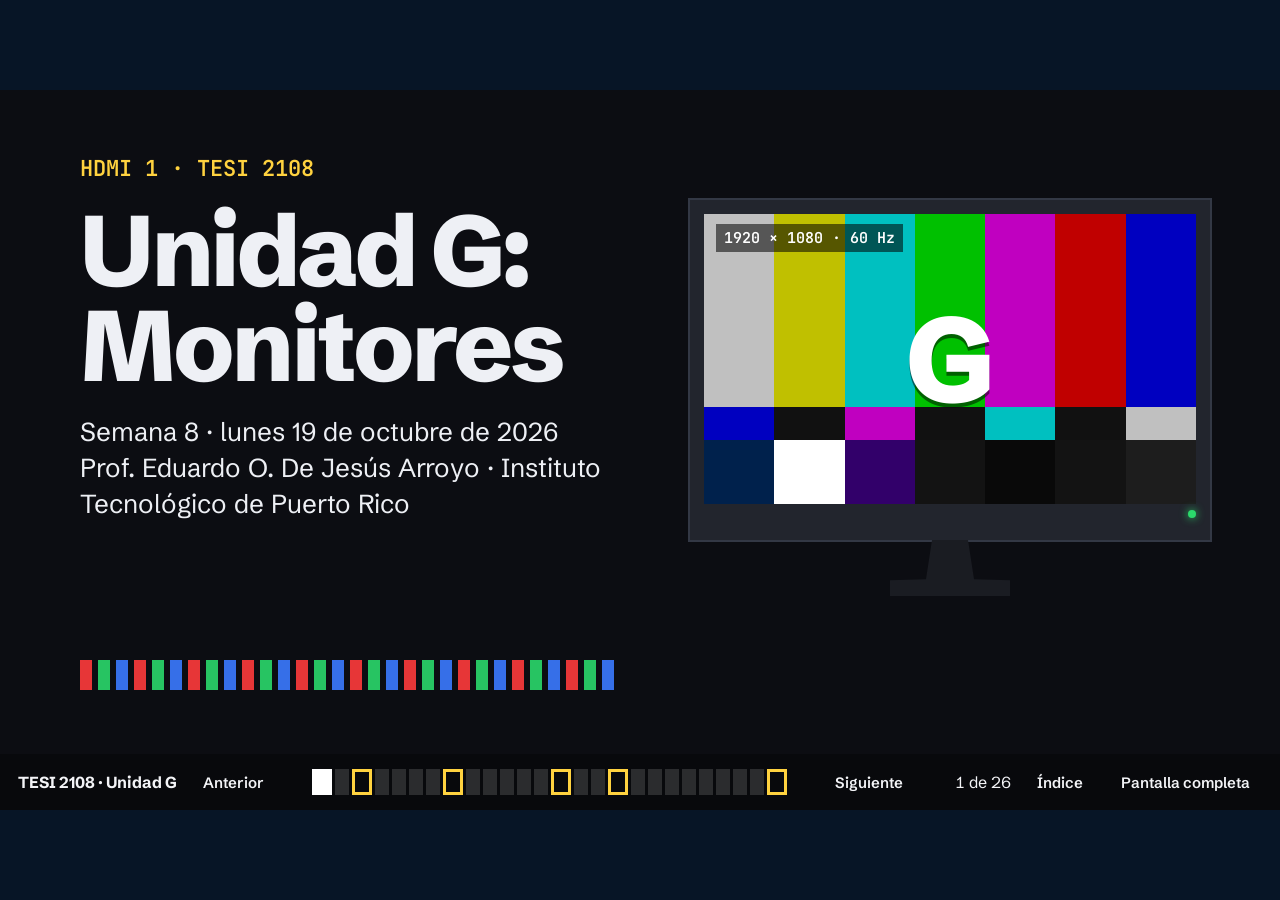
<file: unidadG.html>
<!doctype html>
<html lang="es">
<head>
<meta charset="utf-8">
<meta name="viewport" content="width=device-width,initial-scale=1">
<title>Unidad G: Monitores · TESI 2108</title>
<meta name="description" content="TESI 2108 Reparación de Computadoras. Unidad G: tipos de monitores, características, pantallas múltiples y diagnóstico, contada con la pantalla encendida.">
<link rel="preload" href="assets/fonts/schibsted-grotesk-latin-800-normal.woff2" as="font" type="font/woff2" crossorigin>
<link rel="stylesheet" href="assets/deck.css">
<style>
/* Tema de la Unidad G: la pantalla encendida. Monitor que se enciende, barras de prueba y subpíxeles RGB. */
:root{--ground:#F3F4F7;--tone:#E2E4EA;--tone2:#C9CDD8;--ink:#14161C;--soft:#4A5060;--accent:#2F5BEA;--accent-ink:#fff;--field:#0C0D12;--field-ink:#EEF0F5;--hi:#FFD23F;--r:#FF3B3B;--g:#2BD96B;--b:#3B7BFF}
#bar{background:#08090C}
#map button.ch{background:transparent;box-shadow:inset 0 0 0 3px var(--hi)}
#map button.ch.seen{background:var(--hi)}
#map button.cur,#map button.ch.cur{background:#fff;box-shadow:none}
button.go{background:var(--accent);color:#fff}
button[aria-pressed=true]{background:var(--ink);color:#fff}

/* capítulos: monitor que se enciende */
.scr-ch{position:absolute;inset:0;padding:64px 80px;display:flex;flex-direction:column}
.scr-ch .osd{font:600 22px var(--mono);color:var(--hi)}
.scr-ch .ch-title{font-size:72px;line-height:.98;letter-spacing:-.035em;font-weight:800;max-width:600px;margin-top:18px}
.scr-ch .what{font-size:26px;line-height:1.38;max-width:560px;margin-top:22px;opacity:.86}
.scr-ch .rgb{margin-top:auto;display:flex;gap:6px;height:30px}
.scr-ch .rgb i{width:12px;opacity:.9}
.scr-ch .rgb i:nth-child(3n+1){background:var(--r)}.scr-ch .rgb i:nth-child(3n+2){background:var(--g)}.scr-ch .rgb i:nth-child(3n){background:var(--b)}
.mon{position:absolute;right:70px;top:110px;width:520px}
.mon .bz{background:#22252D;padding:14px 14px 22px;box-shadow:0 0 0 2px #333845}
.mon .sc{position:relative;height:290px;background:#000;overflow:hidden}
.mon .tpat{position:absolute;inset:0;display:flex;flex-direction:column;transform:scaleY(.004) scaleX(.6);filter:brightness(3);opacity:0}
.slide.on .mon .tpat{animation:crt 1.1s cubic-bezier(.2,.8,.2,1) .25s forwards}
@keyframes crt{0%{transform:scaleY(.004) scaleX(.6);filter:brightness(4);opacity:1}35%{transform:scaleY(.004) scaleX(1);filter:brightness(4);opacity:1}70%{transform:scaleY(1) scaleX(1);filter:brightness(1.6)}100%{transform:none;filter:none;opacity:1}}
.tpat .b1{flex:6;display:flex}.tpat .b1 i{flex:1}
.tpat .b2{flex:1;display:flex}.tpat .b2 i{flex:1}
.tpat .b3{flex:2;display:flex}.tpat .b3 i{flex:1}
.mon .big{position:absolute;left:0;right:0;top:50%;transform:translateY(-50%);text-align:center;font:800 120px/1 var(--sans);color:#fff;text-shadow:0 4px 0 rgba(0,0,0,.5);opacity:0;transition:opacity .4s 1.3s}
.slide.on .mon .big{opacity:1}
.mon .osdb{position:absolute;left:12px;top:10px;font:600 15px var(--mono);color:#fff;background:rgba(0,0,0,.55);padding:4px 8px;opacity:0;transition:opacity .3s 1.5s}
.slide.on .mon .osdb{opacity:1}
.mon .st{width:120px;height:56px;margin:0 auto;background:#1A1C22;clip-path:polygon(35% 0,65% 0,70% 70%,100% 72%,100% 100%,0 100%,0 72%,30% 70%)}
.mon .led{position:absolute;right:30px;bottom:8px;width:8px;height:8px;border-radius:50%;background:#2BD96B;box-shadow:0 0 8px #2BD96B}

/* bloques */
.ficha{background:#fff;padding:20px 24px}
.ficha .k{font:600 17px var(--mono);color:var(--accent)}
.ficha h3{margin-top:4px}
.ficha p{font-size:20px;line-height:1.4;margin-top:8px;color:var(--soft)}
.grid4{display:grid;grid-template-columns:1fr 1fr;gap:18px}
.grid3{display:grid;grid-template-columns:repeat(3,1fr);gap:18px}
figure.foto{margin:0;background:#fff;padding:12px;display:flex;flex-direction:column}
figure.foto .ph{flex:1;min-height:0;position:relative;background:var(--tone);overflow:hidden}
figure.foto img{position:absolute;inset:0;width:100%;height:100%;object-fit:cover}
figure.foto.contain img{object-fit:contain;background:#fff}
figure.foto figcaption{font-size:15px;line-height:1.3;margin-top:8px;color:var(--soft)}
figure.foto .ph .alt{position:absolute;inset:0;display:none;align-items:center;justify-content:center;text-align:center;padding:16px;font-size:20px;font-weight:600;color:var(--soft)}
figure.foto.nofoto .ph .alt{display:flex}
.msg{background:#fff;padding:14px 18px;font-size:21px;min-height:56px;margin-top:14px}
.stat{background:var(--field);color:var(--field-ink);padding:16px 20px}
.stat .v{font-size:46px;font-weight:800;letter-spacing:-.03em;line-height:1.05;color:var(--hi)}
.stat .l{font-size:19px;margin-top:6px}
.seg{display:flex;gap:8px;flex-wrap:wrap}
.seg button{font-size:19px}
.gal{display:grid;grid-template-columns:440px 1fr;gap:24px;margin-top:16px}
label.rl{display:flex;justify-content:space-between;font-size:21px;font-weight:600;margin-top:10px}
input[type=range]{width:100%;height:34px;accent-color:var(--accent)}

/* píxel */
.px{display:grid;grid-template-columns:330px 1fr 300px;gap:24px;margin-top:16px}
.bigpx{height:330px;background:#000;display:flex;gap:10px;padding:18px}
.bigpx i{flex:1;transition:opacity .15s}
.swatch{height:120px;margin-top:12px;border:6px solid #fff}
.px .hex{font:700 28px var(--mono);margin-top:10px}
input.r{accent-color:#E02020}input.g{accent-color:#16A34A}input.b{accent-color:#2457E6}

/* LCD capas */
.lcd{display:grid;grid-template-columns:420px 1fr;gap:28px;margin-top:16px}
.layers{display:flex;flex-direction:column;gap:6px}
.layers button{text-align:left;font-size:19px;padding:12px 16px;background:#fff;border-left:10px solid var(--c,#999)}
.layers button[aria-pressed=true]{background:var(--ink);color:#fff}
.lscr{position:relative;height:290px;background:#05060a;overflow:hidden}
.lscr .img{position:absolute;inset:0;background:linear-gradient(120deg,#ff6b3b,#ffd23f 30%,#2bd96b 55%,#3b7bff 80%,#8b3bff);transition:filter .4s}
.lscr .img::after{content:"TESI 2108";position:absolute;left:0;right:0;top:40%;text-align:center;font:800 54px var(--sans);color:#fff}
.lscr.dark .img{filter:brightness(.05)}
.lscr .torch{position:absolute;inset:0;pointer-events:none;opacity:0;background:radial-gradient(circle at var(--x,50%) var(--y,50%),transparent 0 70px,rgba(5,6,10,.97) 110px)}
.lscr.torch-on .torch{opacity:1}
.lscr.torch-on .img{filter:brightness(.38)}

/* ángulo de visión */
.va{display:grid;grid-template-columns:1fr 380px;gap:26px;margin-top:14px}
.vstage{height:320px;background:var(--tone);display:flex;align-items:center;justify-content:center;perspective:900px}
.vscr{width:440px;height:260px;background:#111;padding:10px;transition:transform .2s}
.vimg{width:100%;height:100%;display:flex;flex-direction:column;transition:filter .2s}
.vimg .c{flex:3;display:flex}.vimg .c i{flex:1}
.vimg .gr{flex:1;background:linear-gradient(90deg,#000,#fff)}
.vimg .sk{flex:1;background:linear-gradient(90deg,#8d5524,#c68642,#e0ac69,#f1c27d,#ffdbac)}

/* resolución */
.res{display:grid;grid-template-columns:1fr 380px;gap:24px;margin-top:14px}
.rbox{position:relative;height:420px;background:#fff}
.rbox div{position:absolute;left:10px;bottom:10px;border:3px solid var(--c);color:var(--c);font:700 17px var(--mono);padding:4px 6px;transition:opacity .3s}
.aspect{display:flex;gap:16px;align-items:flex-end;margin-top:12px}
.aspect div{background:var(--field);color:#fff;font:700 16px var(--mono);display:flex;align-items:center;justify-content:center}
.native{height:120px;background:#fff;margin-top:12px;display:flex;align-items:center;justify-content:center;font:600 30px var(--sans);transition:filter .3s}

/* refresco */
.strip{position:relative;height:120px;background:var(--field);margin-top:12px;overflow:hidden}
.strip i{position:absolute;top:30px;width:60px;height:60px;border-radius:50%;background:var(--hi)}
.strip i.g{opacity:.25}
.anim{position:relative;height:90px;background:var(--field);margin-top:12px;overflow:hidden}
.anim i{position:absolute;top:15px;width:60px;height:60px;border-radius:50%;background:var(--hi)}
.bars{display:flex;flex-direction:column;gap:8px;margin-top:10px}
.bars .r{display:grid;grid-template-columns:90px 1fr 90px;gap:10px;align-items:center;font:600 19px var(--mono)}
.bars .r b{display:block;height:26px;background:var(--accent)}

/* proyector */
.prj{display:grid;grid-template-columns:1fr 1fr;gap:24px;margin-top:14px}
.wall{position:relative;height:300px;background:#C9C4BA;display:flex;align-items:center;justify-content:center;overflow:hidden}
.wall .im{background:linear-gradient(120deg,#ff6b3b,#ffd23f 30%,#2bd96b 55%,#3b7bff 80%,#8b3bff);display:flex;align-items:center;justify-content:center;font:800 34px var(--sans);color:#fff;transition:all .3s}

/* privacidad y reflejo */
.pv{display:grid;grid-template-columns:1fr 1fr;gap:24px;margin-top:14px}
.pscr{position:relative;height:250px;background:#fff;border:14px solid #22252D;overflow:hidden}
.pscr .doc{position:absolute;inset:0;padding:18px;font-size:20px;line-height:1.5;transition:opacity .2s}
.pscr .shade{position:absolute;inset:0;background:#000;opacity:0;transition:opacity .2s}
.pscr .refl{position:absolute;inset:0;pointer-events:none;transition:opacity .3s}

/* Windows + P */
.wp{display:grid;grid-template-columns:1fr 1fr;gap:24px;margin-top:16px}
.dev{background:#fff;padding:14px}
.dev h3{font-size:20px}
.dsk{position:relative;height:220px;margin-top:8px;background:#000;overflow:hidden}
.dsk .wall2{position:absolute;inset:0;background:linear-gradient(135deg,#1d3a8a,#2f5bea 60%,#6ea0ff)}
.dsk .win{position:absolute;background:#fff;border-top:16px solid #2a2d36;font:600 15px var(--sans);padding:6px;color:#111}
.dsk .tbar{position:absolute;left:0;right:0;bottom:0;height:20px;background:rgba(0,0,0,.6)}
.dsk.off > *{display:none}
.dsk.off::after{content:"Apagada";position:absolute;inset:0;display:flex;align-items:center;justify-content:center;color:#666;font:700 22px var(--mono)}

/* configuración */
.cfg{display:grid;grid-template-columns:1fr 1fr;gap:24px;margin-top:16px}
.tiles{height:180px;background:#E9EBF0;position:relative;margin-top:8px}
.tiles b{position:absolute;top:40px;width:150px;height:96px;background:#7D8AA6;color:#fff;font:800 44px var(--sans);display:flex;align-items:center;justify-content:center;transition:left .5s var(--ease-expo)}
.tiles b.main{background:var(--accent)}
.phys{display:flex;gap:30px;justify-content:center;margin-top:10px}
.phys div{width:200px;height:130px;background:#22252D;padding:8px;position:relative}
.phys div span{position:absolute;inset:8px;background:#2f5bea;display:flex;align-items:center;justify-content:center;font:800 70px var(--sans);color:#fff;opacity:0;transition:opacity .2s}
.phys div.idn span{opacity:1}
.phys div em{position:absolute;left:0;right:0;top:100%;text-align:center;font-style:normal;font-size:16px;color:var(--soft);margin-top:4px}

/* método y aislamiento */
.six{display:grid;grid-template-columns:repeat(6,1fr);gap:10px;margin-top:16px}
.six button{text-align:left;background:#fff;padding:14px;font-size:18px;line-height:1.3;min-height:150px;display:flex;flex-direction:column;gap:6px;align-items:flex-start}
.six button b{font:700 30px var(--mono);color:var(--accent)}
.six button[aria-pressed=true]{background:var(--ink);color:#fff}
.six button[aria-pressed=true] b{color:var(--hi)}
.iso{display:grid;grid-template-columns:1fr 380px;gap:24px;margin-top:16px}
.parts{display:grid;grid-template-columns:1fr 1fr;gap:12px}
.parts button{background:#fff;text-align:left;padding:16px;font-size:20px;min-height:96px}
.parts button small{display:block;font:600 15px var(--mono);color:var(--soft);margin-top:6px}
.parts button[aria-pressed=true]{background:#1E9E4F;color:#fff}
.parts button[aria-pressed=true] small{color:#d8ffe6}
.tv{height:200px;background:#000;display:flex;align-items:center;justify-content:center;font:700 26px var(--mono);color:#fff;border:12px solid #22252D}
.tv.ok{background:linear-gradient(120deg,#ff6b3b,#ffd23f 30%,#2bd96b 55%,#3b7bff 80%,#8b3bff)}

/* diagnóstico y ejercicio */
.dx{display:grid;grid-template-columns:400px 1fr;gap:24px;margin-top:16px}
.dx .list{display:flex;flex-direction:column;gap:9px}
.dx .list button{text-align:left;font-size:19px;padding:12px 16px;background:#fff}
.dx .list button[aria-pressed=true]{background:var(--ink);color:#fff}
.dx .ans{background:#fff;padding:22px 26px;min-height:320px}
.dx .ans .k{font:600 17px var(--mono);color:var(--accent)}
.dx .ans p{font-size:22px;margin-top:6px}
.quiz{margin-top:16px}
.quiz .qz-q{font-size:30px;font-weight:700;line-height:1.2;min-height:76px}
.quiz .ops{display:grid;grid-template-columns:1fr 1fr;gap:12px;margin-top:16px}
.quiz .ops button{text-align:left;font-size:22px;padding:16px 18px;background:#fff;color:var(--ink)}
.quiz .ops button.ok{background:#1E9E4F;color:#fff}
.quiz .ops button.bad{background:#C0392B;color:#fff}
.quiz .why{font-size:21px;margin-top:14px;min-height:62px;background:var(--tone);padding:12px 16px}
.quiz .foot{display:flex;justify-content:space-between;align-items:center;margin-top:14px;font-size:21px;font-weight:600}
.dots{display:flex;gap:6px}.dots i{width:22px;height:10px;background:var(--tone2)}.dots i.ok{background:#1E9E4F}.dots i.bad{background:#C0392B}.dots i.cur{background:var(--ink)}
.discrow{position:absolute;left:72px;right:72px;bottom:40px}
.slide.field-hi{background:var(--hi)}
.field-hi .q{font-size:52px;line-height:1.05;letter-spacing:-.03em;font-weight:800;max-width:1120px}
.cred-list{columns:2;column-gap:40px;font-size:14px;line-height:1.4;margin-top:12px;padding-left:22px}
.cred-list a{color:var(--ink)}
</style>
</head>
<body>
<div id="viewport"><div id="stage" data-name="TESI 2108 · Unidad G">

<!-- portada -->
<section class="slide chapter" data-title="Portada">
  <div class="scr-ch">
    <div class="osd" data-a>HDMI 1 · TESI 2108</div>
    <h1 class="mask" style="margin-top:20px;font-size:100px;max-width:600px"><span>Unidad G: Monitores</span></h1>
    <p class="what" data-a>Semana 8 · lunes 19 de octubre de 2026<br>Prof. Eduardo O. De Jesús Arroyo · Instituto Tecnológico de Puerto Rico</p>
    <div class="rgb" data-a></div>
  </div>
  <div class="mon" data-big="G" data-osd="1920 × 1080 · 60 Hz"></div>
</section>

<section class="slide" data-title="Al terminar la clase">
  <h2 class="mask"><span>Al terminar la clase podrás…</span></h2>
  <div class="grid4 gap">
    <div class="ficha" data-a><div class="k">LCD · TN · IPS · VA · OLED · PROYECCIÓN</div><h3>Comparar las tecnologías</h3><p>De monitores y proyectores.</p></div>
    <div class="ficha" data-a><div class="k">RESOLUCIÓN · PPI · HZ · MS · NITS</div><h3>Interpretar las características</h3><p>Resolución, densidad, refresco, respuesta y brillo.</p></div>
    <div class="ficha" data-a><div class="k">WINDOWS + P</div><h3>Configurar pantallas múltiples</h3><p>En Windows, con monitor o proyector.</p></div>
    <div class="ficha" data-a><div class="k">MÉTODO DE SEIS PASOS</div><h3>Diagnosticar fallas</h3><p>De monitores, aislando con piezas conocidas.</p></div>
  </div>
</section>

<!-- CAP 1 -->
<section class="slide chapter" data-title="01 · Tipos de monitores">
  <div class="scr-ch">
    <div class="osd" data-a>ENTRADA 01</div>
    <h2 class="ch-title mask"><span>Tipos de monitores</span></h2>
    <p class="what" data-a>Píxeles, LCD, paneles TN, IPS y VA, OLED, proyectores, CRT y plasma.</p>
    <div class="rgb" data-a></div>
  </div>
  <div class="mon" data-big="01" data-osd="ENTRADA 01"></div>
</section>

<section class="slide" data-title="El píxel">
  <h2 class="mask"><span>Mezcla la luz: rojo, verde y azul</span></h2>
  <div class="px">
    <div class="bigpx" id="bp" data-a><i style="background:#ff2020"></i><i style="background:#20e060"></i><i style="background:#2060ff"></i></div>
    <div data-a>
      <label class="rl" for="sr">Rojo <b id="vr"></b></label><input class="r" type="range" id="sr" min="0" max="255" value="255">
      <label class="rl" for="sg">Verde <b id="vg"></b></label><input class="g" type="range" id="sg" min="0" max="255" value="210">
      <label class="rl" for="sb">Azul <b id="vb"></b></label><input class="b" type="range" id="sb" min="0" max="255" value="63">
      <div class="seg" style="margin-top:10px" id="pre"><button data-c="255,255,255">Blanco</button><button data-c="0,0,0">Negro</button><button data-c="255,255,0">Amarillo</button><button data-c="0,255,255">Cian</button><button data-c="255,0,255">Magenta</button></div>
      <div class="cols" style="grid-template-columns:200px 1fr;gap:16px;align-items:center"><div class="swatch" id="sw"></div><div><div class="hex" id="hx"></div><p class="small">256 × 256 × 256 ≈ 16.7 millones de colores con 8 bits por color.</p></div></div>
    </div>
    <div data-a style="display:flex;flex-direction:column;gap:12px">
      <figure class="foto" style="height:190px"><div class="ph"><img data-cm="LCD subpixels.jpg" alt="Subpíxeles de una pantalla LCD vistos de cerca"><div class="alt">Subpíxeles LCD</div></div><figcaption>LCD de cerca: tiras roja, verde y azul.</figcaption></figure>
      <figure class="foto" style="height:190px"><div class="ph"><img data-cm="OLED SUBPIXELS.jpg" alt="Subpíxeles de una pantalla OLED vistos de cerca"><div class="alt">Subpíxeles OLED</div></div><figcaption>OLED: cada subpíxel emite su propia luz.</figcaption></figure>
    </div>
  </div>
</section>

<section class="slide" data-title="¿Cómo funciona un LCD?">
  <h2 class="mask"><span>El LCD no produce luz: es una persiana</span></h2>
  <div class="lcd">
    <div data-a>
      <div class="layers" id="ly"></div>
      <div class="msg" id="ly-m" style="min-height:96px">Toca cada capa, de atrás hacia adelante.</div>
    </div>
    <div data-a>
      <div class="lscr" id="lscr"><div class="img"></div><div class="torch"></div></div>
      <div class="row" style="margin-top:12px"><button id="blo">Falla la retroiluminación</button><button id="tor">Prueba de la linterna</button><button id="bfix">Reparar</button></div>
      <div class="cols" style="grid-template-columns:1fr 240px;gap:14px;margin-top:10px;align-items:center">
        <p class="body" id="lcd-m" style="font-size:20px">Un monitor «LED» es un LCD con retroiluminación LED (antes se usaban lámparas CCFL).</p>
        <figure class="foto" style="height:130px"><div class="ph"><img data-cm="LCD-TV Backlight with CCFL.jpg" alt="Retroiluminación de un televisor LCD con lámparas CCFL"><div class="alt">Lámparas CCFL</div></div></figure>
      </div>
    </div>
  </div>
</section>

<section class="slide" data-title="TN, IPS y VA">
  <h2 class="mask"><span>Mira la pantalla de lado: TN, IPS y VA</span></h2>
  <div class="va">
    <div data-a>
      <div class="vstage"><div class="vscr" id="vs"><div class="vimg" id="vi"><div class="c"></div><div class="gr"></div><div class="sk"></div></div></div></div>
      <label class="rl" for="ang">Ángulo de visión <b id="angv"></b></label><input type="range" id="ang" min="0" max="70" value="0">
    </div>
    <div data-a>
      <div class="seg" id="pt"><button data-p="tn">TN</button><button data-p="ips">IPS</button><button data-p="va">VA</button></div>
      <div class="ficha" style="margin-top:12px;min-height:250px"><div class="k" id="pk"></div><h3 id="ph"></h3><p id="pp"></p><p id="pu" style="color:var(--accent);font-weight:600"></p></div>
      <figure class="foto" style="height:120px;margin-top:10px"><div class="ph"><img data-cm="Portrait LCD polarization.jpg" alt="El mismo monitor LCD visto de frente y de lado, con los colores cambiados"><div class="alt">Monitor visto de lado</div></div><figcaption>Monitor real visto de lado: los colores cambian.</figcaption></figure>
    </div>
  </div>
</section>

<section class="slide" data-title="OLED, proyectores, CRT y plasma">
  <h2 class="mask"><span>OLED, proyectores, CRT y plasma</span></h2>
  <div class="gal">
    <figure class="foto" data-a style="height:440px"><div class="ph"><img id="g-img" alt=""><div class="alt" id="g-alt"></div></div><figcaption id="g-cap"></figcaption></figure>
    <div data-a>
      <div class="seg" id="g-tabs"></div>
      <div class="ficha" style="margin-top:14px;min-height:300px"><div class="k" id="g-k"></div><h3 id="g-h" style="font-size:36px"></h3><p id="g-p" style="font-size:23px"></p></div>
    </div>
  </div>
</section>

<!-- CAP 2 -->
<section class="slide chapter" data-title="02 · Características">
  <div class="scr-ch">
    <div class="osd" data-a>ENTRADA 02</div>
    <h2 class="ch-title mask"><span>Características</span></h2>
    <p class="what" data-a>Resolución, densidad, refresco, respuesta, brillo, señal y filtros.</p>
    <div class="rgb" data-a></div>
  </div>
  <div class="mon" data-big="02" data-osd="2560 × 1440 · 144 Hz"></div>
</section>

<section class="slide" data-title="Resolución y relación de aspecto">
  <h2 class="mask"><span>Resolución a escala y resolución nativa</span></h2>
  <div class="res">
    <div class="rbox" id="rb" data-a></div>
    <div data-a>
      <h3>Relación de aspecto</h3>
      <div class="aspect"><div style="width:144px;height:81px">16:9</div><div style="width:128px;height:80px">16:10</div><div style="width:189px;height:81px">21:9</div><div style="width:108px;height:81px">4:3</div></div>
      <h3 style="margin-top:18px">Monitor Full HD a otra resolución</h3>
      <div class="seg" id="nat" style="margin-top:8px"><button data-n="0">1920 × 1080</button><button data-n="1">1600 × 900</button><button data-n="2">1280 × 720</button></div>
      <div class="native" id="ntx">Texto en pantalla</div>
      <p class="small" id="nm" style="margin-top:6px"></p>
    </div>
  </div>
</section>

<section class="slide" data-title="Densidad de píxeles">
  <h2 class="mask"><span>Calcula la densidad (PPI)</span></h2>
  <div class="cols" style="grid-template-columns:1fr 1fr;gap:28px;margin-top:16px">
    <div data-a>
      <div class="seg" id="pp-pre"><button data-v="1920,1080,24">24" Full HD</button><button data-v="2560,1440,27">27" QHD</button><button data-v="3840,2160,27">27" 4K</button><button data-v="1920,1080,15.6">Laptop 15.6"</button><button data-v="2556,1179,6.1">Teléfono 6.1"</button></div>
      <label class="rl" for="pw">Ancho <b id="pwv"></b></label><input type="range" id="pw" min="1280" max="3840" step="16" value="1920">
      <label class="rl" for="ph2">Alto <b id="phv"></b></label><input type="range" id="ph2" min="720" max="2160" step="9" value="1080">
      <label class="rl" for="pd">Diagonal <b id="pdv"></b></label><input type="range" id="pd" min="5" max="34" step="0.1" value="24">
    </div>
    <div data-a>
      <div class="stat"><div class="v" id="ppi"></div><div class="l" id="ppl"></div></div>
      <div class="msg" id="ppf" style="font:600 22px var(--mono)"></div>
      <p class="small">PPI = √(ancho² + alto²) ÷ diagonal en pulgadas. Mayor densidad: imagen más nítida a la misma distancia.</p>
    </div>
  </div>
</section>

<section class="slide" data-title="Refresco y respuesta">
  <h2 class="mask"><span>Refresco (Hz) y tiempo de respuesta (ms)</span></h2>
  <div class="cols" style="grid-template-columns:1fr 360px;gap:24px;margin-top:12px">
    <div data-a>
      <div class="seg" id="hz"><button data-h="30">30 Hz</button><button data-h="60">60 Hz</button><button data-h="144">144 Hz</button><button data-h="240">240 Hz</button></div>
      <p class="small" style="margin-top:8px">Una pelota cruza la pantalla en 0.25 s. Cada círculo es una imagen que el monitor muestra:</p>
      <div class="strip" id="strip"></div>
      <label class="rl" for="rt">Tiempo de respuesta del panel <b id="rtv"></b></label><input type="range" id="rt" min="1" max="25" value="5">
      <div class="anim" id="anim"><i id="ball"></i></div>
    </div>
    <div data-a>
      <div class="stat"><div class="v" id="hzv"></div><div class="l" id="hzl"></div></div>
      <div class="bars" id="hzb"></div>
      <p class="small" style="margin-top:10px">Más de 60 Hz necesita DisplayPort o HDMI 2.0 o superior. Un proyector del salón suele mostrar 60 Hz.</p>
    </div>
  </div>
</section>

<section class="slide" data-title="Brillo: nits y lúmenes">
  <h2 class="mask"><span>Brillo: ¿se verá el proyector en el salón?</span></h2>
  <div class="prj">
    <div data-a>
      <div class="wall" id="wall"><div class="im" id="wim">TESI 2108</div></div>
      <figure class="foto" style="height:120px;margin-top:10px;width:220px"><div class="ph"><img data-cm="EPSON CH-TW5400 LCD PROJECTOR.jpg" alt="Proyector LCD Epson"><div class="alt">Proyector</div></div></figure>
    </div>
    <div data-a>
      <label class="rl" for="lm">Proyector <b id="lmv"></b></label><input type="range" id="lm" min="1000" max="6000" step="250" value="3000">
      <label class="rl" for="sz">Tamaño de la imagen (diagonal) <b id="szv"></b></label><input type="range" id="sz" min="60" max="150" step="10" value="100">
      <h3 style="margin-top:10px">Luz del salón</h3><div class="seg" id="room" style="margin-top:6px"><button data-r="0">Oscuro</button><button data-r="1">Luz tenue</button><button data-r="2">Luces encendidas</button></div>
      <div class="stat" style="margin-top:12px"><div class="v" id="bv"></div><div class="l" id="bl"></div></div>
      <p class="small" style="margin-top:8px">Monitores: nits (cd/m²); oficina 250–350, HDR 400 o más. Proyectores: lúmenes ANSI. Simulación aproximada.</p>
    </div>
  </div>
</section>

<section class="slide" data-title="Filtros y acabado">
  <h2 class="mask"><span>Filtro de privacidad y acabado de pantalla</span></h2>
  <div class="pv">
    <div data-a>
      <h3>Filtro de privacidad</h3>
      <div class="seg" id="prv" style="margin-top:6px"><button data-v="0">Sin filtro</button><button data-v="1">Con filtro</button></div>
      <div class="pscr" style="margin-top:10px"><div class="doc" id="doc"><b>Expediente médico</b><br>Paciente: J. Rivera<br>Diagnóstico: confidencial<br>Seguro: ••• •• 4821</div><div class="shade" id="shade"></div></div>
      <label class="rl" for="pa">Te miran desde un lado <b id="pav"></b></label><input type="range" id="pa" min="0" max="70" value="0">
    </div>
    <div data-a>
      <h3>Acabado</h3>
      <div class="seg" id="fin" style="margin-top:6px"><button data-v="m">Mate (antirreflejo)</button><button data-v="g">Brillante (glossy)</button></div>
      <div class="pscr" style="margin-top:10px;background:#111"><div class="doc" style="color:#fff;background:linear-gradient(120deg,#ff6b3b,#ffd23f 30%,#2bd96b 55%,#3b7bff 80%,#8b3bff)"><b>Película</b></div><div class="refl" id="refl"></div></div>
      <p class="body" id="fm" style="margin-top:10px;font-size:20px"></p>
    </div>
  </div>
</section>

<!-- CAP 3 -->
<section class="slide chapter" data-title="03 · Pantallas múltiples">
  <div class="scr-ch">
    <div class="osd" data-a>ENTRADA 03</div>
    <h2 class="ch-title mask"><span>Pantallas múltiples</span></h2>
    <p class="what" data-a>Los modos de Windows + P y la configuración en Windows.</p>
    <div class="rgb" data-a></div>
  </div>
  <div class="mon" data-big="03" data-osd="DUPLICAR · EXTENDER"></div>
</section>

<section class="slide" data-title="Windows + P">
  <h2 class="mask"><span>Windows + P: escoge el modo de proyección</span></h2>
  <div class="seg" id="wpm" data-a style="margin-top:14px"><button data-m="pc">Solo pantalla de PC</button><button data-m="dup">Duplicar</button><button data-m="ext">Extender</button><button data-m="sec">Solo segunda pantalla</button></div>
  <div class="wp" data-a>
    <div class="dev"><h3>Laptop (pantalla 1)</h3><div class="dsk" id="d1"></div></div>
    <div class="dev"><h3>Proyector (pantalla 2)</h3><div class="dsk" id="d2"></div></div>
  </div>
  <div class="msg" id="wpmsg" data-a></div>
</section>

<section class="slide" data-title="Configuración en Windows">
  <h2 class="mask"><span>Configuración › Sistema › Pantalla</span></h2>
  <div class="cfg">
    <div data-a>
      <p class="small">Así los ve Windows (arrástralos con el botón):</p>
      <div class="tiles" id="tiles"><b data-t="1" class="main">1</b><b data-t="2">2</b></div>
      <div class="row" style="margin-top:10px"><button class="go" id="idn">Identificar</button><button id="swp">Mover el 2 al otro lado</button><button id="mainb">Hacer principal el 2</button></div>
      <div class="msg" id="cfm" style="min-height:96px"></div>
    </div>
    <div data-a>
      <p class="small">Así están en el escritorio de verdad:</p>
      <div class="phys"><div id="pl"><span>2</span><em>Monitor de la izquierda</em></div><div id="pr"><span>1</span><em>Monitor de la derecha</em></div></div>
      <figure class="foto" style="height:180px;margin-top:40px"><div class="ph"><img data-cm="Triplehawx.JPG" alt="Tres monitores en un escritorio, extendidos como uno solo"><div class="alt">Tres monitores</div></div><figcaption>Extender: tres monitores ordenados como un escritorio.</figcaption></figure>
    </div>
  </div>
</section>

<!-- CAP 4 -->
<section class="slide chapter" data-title="04 · Fallas y diagnóstico">
  <div class="scr-ch">
    <div class="osd" data-a>SIN SEÑAL</div>
    <h2 class="ch-title mask"><span>Fallas y diagnóstico</span></h2>
    <p class="what" data-a>El método de seis pasos, aislar con piezas conocidas, síntomas y seguridad.</p>
    <div class="rgb" data-a></div>
  </div>
  <div class="mon" data-big="04" data-osd="SIN SEÑAL"></div>
</section>

<section class="slide" data-title="Método de seis pasos">
  <h2 class="mask"><span>Método de seis pasos (CompTIA): un caso real</span></h2>
  <div class="six" id="six" data-a>
    <button data-s="0"><b>1</b>Identifica el problema</button>
    <button data-s="1"><b>2</b>Establece una teoría</button>
    <button data-s="2"><b>3</b>Prueba la teoría</button>
    <button data-s="3"><b>4</b>Planifica e implementa</button>
    <button data-s="4"><b>5</b>Verifica y previene</button>
    <button data-s="5"><b>6</b>Documenta</button>
  </div>
  <div class="msg" id="six-m" data-a style="font-size:23px;min-height:130px">Caso: en el salón A-208 un monitor dice «Sin señal». Toca cada paso.</div>
</section>

<section class="slide" data-title="Aislar la falla">
  <h2 class="mask"><span>Aísla la falla: cambia una pieza a la vez</span></h2>
  <div class="iso">
    <div data-a>
      <p class="small">Toca una pieza para cambiarla por una que sabes que funciona; luego pulsa Probar.</p>
      <div class="parts" id="parts" style="margin-top:10px"></div>
      <div class="row" style="margin-top:12px"><button class="go" id="test">Probar</button><button id="newc">Caso nuevo</button></div>
    </div>
    <div data-a>
      <div class="tv" id="tv">Sin señal</div>
      <div class="msg" id="isom" style="min-height:150px">Hay una pieza dañada. Encuéntrala con la menor cantidad de pruebas.</div>
    </div>
  </div>
</section>

<section class="slide" data-title="Sin imagen o imagen pobre">
  <h2 class="mask"><span>Síntomas: sin imagen o imagen pobre</span></h2>
  <div class="dx"><div class="list" id="dx1" data-a></div>
    <div class="ans" data-a><div class="k" id="dx1-k">SÍNTOMA</div><h3 id="dx1-h" style="font-size:30px">Escoge un síntoma</h3><p id="dx1-c"></p><p id="dx1-s" style="color:var(--soft)"></p></div></div>
</section>

<section class="slide" data-title="Pantalla y color">
  <h2 class="mask"><span>Síntomas de pantalla y color</span></h2>
  <div class="dx" style="grid-template-columns:380px 1fr 300px"><div class="list" id="dx2" data-a></div>
    <div class="ans" data-a><div class="k" id="dx2-k">SÍNTOMA</div><h3 id="dx2-h" style="font-size:30px">Escoge un síntoma</h3><p id="dx2-c"></p><p id="dx2-s" style="color:var(--soft)"></p></div>
    <figure class="foto nofoto" data-a style="height:320px"><div class="ph"><img id="dx2-img" alt=""><div class="alt" id="dx2-alt">Escoge un síntoma</div></div><figcaption id="dx2-cap"></figcaption></figure></div>
</section>

<section class="slide" data-title="Seguridad y desecho">
  <h2 class="mask"><span>Seguridad y desecho</span></h2>
  <div class="cols" style="grid-template-columns:1fr 1fr 1fr;gap:18px;margin-top:16px">
    <figure class="foto" data-a style="height:230px"><div class="ph"><img data-cm="Broken NEC CRT computer monitor 20080509c.jpg" alt="Monitor CRT roto desechado en la calle"><div class="alt">CRT roto</div></div><figcaption>Así no: un CRT roto en la calle (plomo y alto voltaje).</figcaption></figure>
    <figure class="foto" data-a style="height:230px"><div class="ph"><img data-cm="TV and Computer Monitor Recycling Pen - geograph.org.uk - 1025508.jpg" alt="Área de reciclaje de televisores y monitores"><div class="alt">Reciclaje</div></div><figcaption>Así sí: centro de reciclaje electrónico autorizado.</figcaption></figure>
    <figure class="foto" data-a style="height:230px"><div class="ph"><img data-cm="HP Pavilion v72 17 inch CRT Monitor front view IMG 9419.JPG" alt="Monitor CRT de 17 pulgadas"><div class="alt">Monitor CRT</div></div><figcaption>El tubo guarda miles de voltios aun desconectado.</figcaption></figure>
  </div>
  <div class="grid4" data-a style="grid-template-columns:repeat(4,1fr);margin-top:14px">
    <div class="ficha"><div class="k">NO ABRIR</div><h3>Alto voltaje</h3><p>CRT e inversores de LCD antiguos.</p></div>
    <div class="ficha"><div class="k">PELIGROSOS</div><h3>Materiales</h3><p>Plomo en CRT; mercurio en lámparas CCFL.</p></div>
    <div class="ficha"><div class="k">RECICLAJE</div><h3>Desecho</h3><p>Centros autorizados, nunca la basura común.</p></div>
    <div class="ficha"><div class="k">MANEJO</div><h3>Entre dos</h3><p>No presiones el panel al cargarlo.</p></div>
  </div>
</section>

<section class="slide field-hi" data-title="Actividad: pantallas múltiples">
  <p class="small" style="color:var(--ink);font-size:24px;font-weight:700">Actividad en el laboratorio A-208 · en parejas</p>
  <p class="q sub">Conecta un segundo monitor o el proyector. Prueba los cuatro modos de Windows + P. En Extender, ordena los monitores, escoge el principal y la resolución nativa. Documenta cable, puerto, resolución y frecuencia.</p>
  <div class="discrow"><div class="timer" data-timer="1500"></div></div>
</section>

<section class="slide" data-title="Ejercicio corto">
  <h2 class="mask"><span>Ejercicio corto: seis preguntas</span></h2>
  <div class="quiz" id="qz" data-a>
    <div class="qz-q"></div><div class="ops"></div><div class="why"></div>
    <div class="foot"><div class="dots"></div><span class="qz-n"></span><button class="go qz-next">Siguiente</button></div>
  </div>
</section>

<section class="slide" data-title="Créditos y referencias">
  <h2 class="mask"><span>Créditos de las fotos y referencias</span></h2>
  <p class="small sub">Fotos de Wikimedia Commons, guardadas con la presentación. Cada enlace lleva a la página del archivo.</p>
  <ol class="cred-list" id="creds"></ol>
  <p class="small" style="margin-top:10px">Referencias: CompTIA. (2025). <i>CompTIA A+ Core 1 (220-1201) exam objectives</i>. · Meyers, M. (2025). <i>CompTIA A+ certification all-in-one exam guide</i> (11th ed.). McGraw-Hill · Microsoft. (s.f.). How to use multiple monitors in Windows. · ITPR. (2026). Prontuario TESI 2108 (rev. mayo 2026).</p>
</section>

<section class="slide chapter" data-title="Cierre">
  <div class="scr-ch">
    <div class="osd" data-a>APAGANDO…</div>
    <h2 class="ch-title mask"><span>Próxima: dispositivos periféricos</span></h2>
    <p class="what" data-a>Lunes 26 de octubre, Unidad H. Anota los datos de tu monitor: tipo de panel, resolución y refresco.</p>
    <div class="rgb" data-a></div>
  </div>
  <div class="mon" data-big="H" data-osd="PRÓXIMA ENTRADA"></div>
</section>

</div></div>
<script src="assets/deck.js"></script>
<script src="assets/kit.js"></script>
<script>
(function(){
'use strict';
var $=function(i){return document.getElementById(i)};
var CRED={"LCD subpixels.jpg": {"f": "LCD_subpixels", "a": "Politelyinsulting", "l": "CC BY-SA 3.0"}, "OLED SUBPIXELS.jpg": {"f": "OLED_SUBPIXELS", "a": "TECH EDU", "l": "CC BY-SA 4.0"}, "HP Pavilion v72 17 inch CRT Monitor front view IMG 9419.JPG": {"f": "HP_Pavilion_v72_17_inch_CRT_Monitor_front_view_IMG_9419", "a": "Scott A. Miller", "l": "CC BY 3.0"}, "Pioneer PDP-436XDE.jpg": {"f": "Pioneer_PDP_436XDE", "a": "Myling", "l": "CC BY-SA 3.0"}, "Texas Instruments DLP digital micromirror device.jpg": {"f": "Texas_Instruments_DLP_digital_micromirror_device", "a": "yellowcloud from Germany", "l": "CC BY 2.0"}, "EPSON CH-TW5400 LCD PROJECTOR.jpg": {"f": "EPSON_CH_TW5400_LCD_PROJECTOR", "a": "Dinkun Chen", "l": "CC BY-SA 4.0"}, "LCD-TV Backlight with CCFL.jpg": {"f": "LCD_TV_Backlight_with_CCFL", "a": "BBCLCD", "l": "CC0"}, "Plasma burn-in at DFW airport.jpg": {"f": "Plasma_burn_in_at_DFW_airport", "a": "Reswobslc at English Wikipedia", "l": "Public domain"}, "Screen Burn-in (Acer Iconia A1-810).jpg": {"f": "Screen_Burn_in_Acer_Iconia_A1_810", "a": "Kevin Foo (Foo Zhen Ning)", "l": "CC BY-SA 4.0"}, "Lcd display dead pixel.jpg": {"f": "Lcd_display_dead_pixel", "a": "Selçuk Oral (drumex)", "l": "CC BY-SA 3.0"}, "TV and Computer Monitor Recycling Pen - geograph.org.uk - 1025508.jpg": {"f": "TV_and_Computer_Monitor_Recycling_Pen_geograph_org_uk_102550", "a": "David Wright", "l": "CC BY-SA 2.0"}, "Dual monitor setup in a gaming room with keyboard and mouse in focus.jpg": {"f": "Dual_monitor_setup_in_a_gaming_room_with_keyboard_and_mouse_", "a": "Shixart1985", "l": "CC BY 2.0"}, "Triplehawx.JPG": {"f": "Triplehawx", "a": "Original uploader was Nongio at it.wikipedia", "l": "Public domain"}, "Portrait LCD polarization.jpg": {"f": "Portrait_LCD_polarization", "a": "The original uploader was Ddxc at English Wikipedia.", "l": "CC BY-SA 4.0"}, "Broken NEC CRT computer monitor 20080509c.jpg": {"f": "Broken_NEC_CRT_computer_monitor_20080509c", "a": "youngthousands from usa", "l": "CC BY 2.0"}, "Viewing-Cone-mB1.png": {"f": "Viewing_Cone_mB1", "a": "Panjasan", "l": "CC BY 2.5"}};
function press(cont,attr,val){[].forEach.call(cont.querySelectorAll('['+attr+']'),function(b){b.setAttribute('aria-pressed',String(b.getAttribute(attr))===String(val))})}
function each(el,fn){[].forEach.call(el.children,fn)}
Kit.photos('G',CRED);
var BARS=['#c0c0c0','#c0c000','#00c0c0','#00c000','#c000c0','#c00000','#0000c0'];

/* ---------- capítulos: monitor con barras de prueba ---------- */
[].forEach.call(document.querySelectorAll('.mon'),function(m){
  m.innerHTML='<div class="bz"><div class="sc"><div class="tpat"><div class="b1">'+BARS.map(function(c){return '<i style="background:'+c+'"></i>'}).join('')+'</div><div class="b2">'+['#0000c0','#111','#c000c0','#111','#00c0c0','#111','#c0c0c0'].map(function(c){return '<i style="background:'+c+'"></i>'}).join('')+'</div><div class="b3">'+['#00214c','#fff','#32006a','#131313','#090909','#131313','#1d1d1d'].map(function(c){return '<i style="background:'+c+'"></i>'}).join('')+'</div></div><div class="big">'+m.dataset.big+'</div><div class="osdb">'+m.dataset.osd+'</div></div><div class="led" style="position:relative;margin:6px 0 0 auto;right:auto;bottom:auto"></div></div><div class="st"></div>'});
[].forEach.call(document.querySelectorAll('.scr-ch .rgb'),function(r){r.innerHTML=new Array(31).join('<i></i>')});

/* ---------- píxel RGB ---------- */
function rgb(){var r=+$('sr').value,g=+$('sg').value,b=+$('sb').value,ch=$('bp').children;$('vr').textContent=r;$('vg').textContent=g;$('vb').textContent=b;
  ch[0].style.opacity=.06+r/255*.94;ch[1].style.opacity=.06+g/255*.94;ch[2].style.opacity=.06+b/255*.94;$('sw').style.background='rgb('+r+','+g+','+b+')';
  $('hx').textContent='#'+[r,g,b].map(function(x){return ('0'+x.toString(16)).slice(-2)}).join('').toUpperCase()}
['sr','sg','sb'].forEach(function(i){$(i).oninput=rgb});
each($('pre'),function(b){b.onclick=function(){var c=b.dataset.c.split(',');$('sr').value=c[0];$('sg').value=c[1];$('sb').value=c[2];rgb()}});rgb();

/* ---------- capas del LCD ---------- */
var LY=[['Retroiluminación (LED)','#FFD23F','Produce la luz blanca de fondo. Antes eran lámparas CCFL; hoy, LED.'],
 ['Polarizador trasero','#9AA3B5','Deja pasar la luz que vibra en una sola dirección.'],
 ['Cristal líquido','#2F5BEA','Con voltaje, los cristales giran y abren o cierran la «persiana» de cada subpíxel.'],
 ['Filtro de color RGB','#E0405A','Tiñe la luz de rojo, verde o azul en cada subpíxel.'],
 ['Polarizador frontal','#9AA3B5','Junto al trasero, decide cuánta luz sale: así se forma la imagen.']];
$('ly').innerHTML=LY.map(function(l,i){return '<button data-l="'+i+'" style="--c:'+l[1]+'" aria-pressed="false">'+(i+1)+'. '+l[0]+'</button>'}).join('');
each($('ly'),function(b){b.onclick=function(){press($('ly'),'data-l',b.dataset.l);$('ly-m').textContent=LY[+b.dataset.l][2]}});
var ls=$('lscr');
$('blo').onclick=function(){ls.classList.add('dark');ls.classList.remove('torch-on');$('lcd-m').textContent='La retroiluminación se apagó: la imagen sigue en el cristal líquido, pero no hay luz detrás. Parece que no hay imagen.'};
$('tor').onclick=function(){if(!ls.classList.contains('dark')){$('lcd-m').textContent='Primero simula la falla de la retroiluminación.';return}ls.classList.add('torch-on');$('lcd-m').textContent='Con la linterna se ve la imagen tenue: confirma que falla la retroiluminación (o su inversor en monitores con CCFL). Mueve el ratón sobre la pantalla.'};
$('bfix').onclick=function(){ls.classList.remove('dark','torch-on');$('lcd-m').textContent='Un monitor «LED» es un LCD con retroiluminación LED (antes se usaban lámparas CCFL).'};
ls.onmousemove=function(e){var r=ls.getBoundingClientRect();ls.style.setProperty('--x',((e.clientX-r.left)/r.width*100)+'%');ls.style.setProperty('--y',((e.clientY-r.top)/r.height*100)+'%')};

/* ---------- ángulo de visión ---------- */
$('vi').querySelector('.c').innerHTML=BARS.concat(['#111']).map(function(c){return '<i style="background:'+c+'"></i>'}).join('');
var PT={tn:['TWISTED NEMATIC','TN: muy rápido y económico','Desventaja: los colores y el contraste cambian mucho al mirar de lado.','Uso: juegos competitivos, oficina básica.'],
 ips:['IN-PLANE SWITCHING','IPS: mejor color y ángulos','Desventaja: contraste menor; brillo en los negros.','Uso: diseño, fotografía, uso general.'],
 va:['VERTICAL ALIGNMENT','VA: mejor contraste y negros','Desventaja: estela en movimientos rápidos y algo de cambio de tono de lado.','Uso: películas y uso general.']},pn='tn';
function view(){var a=+$('ang').value,f;press($('pt'),'data-p',pn);$('angv').textContent=a+'°';
  if(pn==='tn')f='contrast('+(1-a*.009)+') brightness('+(1+a*.012)+') saturate('+(1-a*.011)+') hue-rotate('+(a*.9)+'deg)';
  else if(pn==='ips')f='contrast('+(1-a*.002)+') brightness('+(1-a*.002)+')';
  else f='contrast('+(1-a*.004)+') saturate('+(1-a*.005)+') brightness('+(1+a*.004)+')';
  $('vi').style.filter=f;$('vs').style.transform='rotateY('+(-a)+'deg)';
  var t=PT[pn];$('pk').textContent=t[0];$('ph').textContent=t[1];$('pp').textContent=t[2];$('pu').textContent=t[3]}
$('ang').oninput=view;each($('pt'),function(b){b.onclick=function(){pn=b.dataset.p;view()}});view();

/* ---------- galería ---------- */
var G=[{t:'OLED',k:'CADA PÍXEL EMITE LUZ',h:'OLED',p:'El píxel se apaga por completo: negro perfecto y gran contraste. Riesgo de quemado (burn-in) con imágenes fijas.',f:'OLED SUBPIXELS.jpg',alt:'Subpíxeles de una pantalla OLED vistos de cerca'},
 {t:'Proyector LCD',k:'TRES PANELES LCD',h:'Proyector LCD',p:'Divide la luz en rojo, verde y azul y la pasa por tres paneles. Brillo en lúmenes; la lámpara o el láser tiene vida útil.',f:'EPSON CH-TW5400 LCD PROJECTOR.jpg',alt:'Proyector LCD Epson'},
 {t:'Proyector DLP',k:'MICROESPEJOS',h:'Proyector DLP',p:'Un chip con millones de microespejos que se inclinan miles de veces por segundo para formar la imagen.',f:'Texas Instruments DLP digital micromirror device.jpg',alt:'Chip DLP de microespejos de Texas Instruments'},
 {t:'CRT',k:'HISTÓRICO',h:'Tubo de rayos catódicos',p:'Un cañón de electrones pinta el fósforo de la pantalla. Pesado; guarda alto voltaje peligroso aun desconectado.',f:'HP Pavilion v72 17 inch CRT Monitor front view IMG 9419.JPG',alt:'Monitor CRT de 17 pulgadas'},
 {t:'Plasma',k:'HISTÓRICO',h:'Plasma',p:'Celdas de gas que se encienden como pequeñas lámparas. Buen contraste, alto consumo y quemado de imagen.',f:'Pioneer PDP-436XDE.jpg',alt:'Televisor de plasma Pioneer'}],gi=0;
function gal(){var g=G[gi];$('g-tabs').innerHTML=G.map(function(x,i){return '<button data-gi="'+i+'" aria-pressed="'+(i===gi)+'">'+x.t+'</button>'}).join('');
  each($('g-tabs'),function(b){b.onclick=function(){gi=+b.dataset.gi;gal()}});
  Kit.setPhoto($('g-img'),'G',CRED,g.f);$('g-img').alt=g.alt;$('g-alt').textContent=g.alt;$('g-cap').textContent=g.alt;$('g-k').textContent=g.k;$('g-h').textContent=g.h;$('g-p').textContent=g.p}
gal();

/* ---------- resolución ---------- */
var RS=[['4K UHD',3840,2160,'#2F5BEA'],['QHD',2560,1440,'#1E9E4F'],['Full HD',1920,1080,'#C4561A'],['HD',1280,720,'#8B3BFF']],K=0.18;
$('rb').innerHTML=RS.map(function(r){return '<div style="--c:'+r[3]+';width:'+(r[1]*K)+'px;height:'+(r[2]*K)+'px">'+r[0]+' '+r[1]+'×'+r[2]+'</div>'}).join('');
var NT=[['0px','Nativa: un píxel de la imagen = un píxel del panel. Nítido.'],['0.9px','No nativa: el monitor estira la imagen y se ve borrosa.'],['1.6px','Más lejos de la nativa: aún más borrosa. Usa la resolución recomendada.']];
each($('nat'),function(b){b.onclick=function(){press($('nat'),'data-n',b.dataset.n);var n=NT[+b.dataset.n];$('ntx').style.filter='blur('+n[0]+')';$('nm').textContent=n[1]}});$('nat').children[0].click();

/* ---------- PPI ---------- */
function ppi(){var w=+$('pw').value,h=+$('ph2').value,d=+$('pd').value,dp=Math.sqrt(w*w+h*h),p=dp/d;
  $('pwv').textContent=w+' px';$('phv').textContent=h+' px';$('pdv').textContent=d.toFixed(1)+'"';
  $('ppi').textContent=Math.round(p)+' PPI';$('ppl').textContent=p<100?'Se notan los píxeles de cerca.':p<150?'Nítido a distancia de escritorio.':p<250?'Muy nítido.':'Tan denso que el ojo no distingue los píxeles.';
  $('ppf').textContent='√('+w+'² + '+h+'²) ≈ '+Math.round(dp).toLocaleString('en-US')+' px ÷ '+d+'"'}
['pw','ph2','pd'].forEach(function(i){$(i).oninput=ppi});
each($('pp-pre'),function(b){b.onclick=function(){var v=b.dataset.v.split(',');$('pw').max=Math.max(3840,v[0]);$('pw').value=v[0];$('ph2').value=v[1];$('pd').value=v[2];ppi()}});ppi();

/* ---------- refresco ---------- */
var hz=60,raf=null;
$('hzb').innerHTML=[60,75,120,144,240].map(function(h){return '<div class="r"><span>'+h+' Hz</span><b style="width:'+(1000/h/16.7*100)+'%"></b><span>'+(1000/h).toFixed(1)+' ms</span></div>'}).join('');
function strip(){press($('hz'),'data-h',hz);var n=Math.round(hz*.25),w=$('strip').clientWidth||1100,h='';
  for(var i=0;i<n;i++){h+='<i class="'+(i<n-1?'g':'')+'" style="left:'+(i/(n-1||1)*(w-60))+'px"></i>'}$('strip').innerHTML=h;
  $('hzv').textContent=(1000/hz).toFixed(1)+' ms';$('hzl').textContent='por imagen a '+hz+' Hz · '+n+' imágenes en 0.25 s'}
each($('hz'),function(b){b.onclick=function(){hz=+b.dataset.h;strip()}});
function rt(){var v=+$('rt').value;$('rtv').textContent=v+' ms';$('ball').style.boxShadow=v>4?(-(v-4)*3)+'px 0 '+(v*1.2)+'px rgba(255,210,63,.55)':'none'}
$('rt').oninput=rt;rt();
function loop(t){var w=$('anim').clientWidth-60,f=Math.floor(t/1000*hz),x=(f/hz*600)%(w*2);x=x>w?2*w-x:x;$('ball').style.left=x+'px';raf=requestAnimationFrame(loop)}
document.addEventListener('deck:slide',function(e){cancelAnimationFrame(raf);if(e.detail.slide.dataset.title==='Refresco y respuesta'){strip();raf=requestAnimationFrame(loop)}});
strip();

/* ---------- proyector ---------- */
var room=1;
function prj(){var lm=+$('lm').value,sz=+$('sz').value,w=sz*.8716,h=sz*.4903,ft=w*h/144,fl=lm*.8/ft,need=[12,24,45][room];
  press($('room'),'data-r',room);$('lmv').textContent=lm.toLocaleString('en-US')+' lúmenes';$('szv').textContent=sz+'"';
  var q=fl/need,im=$('wim'),s=sz/150;im.style.width=(560*s)+'px';im.style.height=(315*s)+'px';
  im.style.filter='saturate('+Math.min(1,q*.9)+') brightness('+Math.min(1.1,.4+q*.6)+') contrast('+Math.min(1,.35+q*.6)+')';im.style.opacity=Math.min(1,.35+q*.65);
  $('wall').style.background=['#3b3a37','#8f8a80','#D8D3C8'][room];
  $('bv').textContent=q>=1?'Se ve bien':q>=.6?'Se ve lavada':'Casi no se ve';$('bl').textContent='Para esta luz, '+(q>=1?'el proyector alcanza.':'necesitarías unos '+(Math.ceil(need*ft/.8/250)*250).toLocaleString('en-US')+' lúmenes o una imagen más pequeña.')}
['lm','sz'].forEach(function(i){$(i).oninput=prj});each($('room'),function(b){b.onclick=function(){room=+b.dataset.r;prj()}});prj();

/* ---------- privacidad y acabado ---------- */
var prv=0,fin='m';
function pv(){var a=+$('pa').value;press($('prv'),'data-v',prv);press($('fin'),'data-v',fin);$('pav').textContent=a+'°';
  $('shade').style.opacity=prv?Math.min(1,Math.max(0,(a-12)/22)):Math.min(.15,a*.002);
  $('refl').style.background=fin==='g'?'linear-gradient(115deg,transparent 30%,rgba(255,255,255,.75) 42%,rgba(255,255,255,.2) 55%,transparent 62%)':'rgba(255,255,255,.12)';
  $('fm').textContent=fin==='g'?'Brillante: colores más vivos, pero refleja lámparas y ventanas.':'Mate: dispersa el reflejo; colores un poco menos vivos.'}
$('pa').oninput=pv;each($('prv'),function(b){b.onclick=function(){prv=+b.dataset.v;pv()}});each($('fin'),function(b){b.onclick=function(){fin=b.dataset.v;pv()}});pv();

/* ---------- Windows + P ---------- */
function desk(win){return '<div class="wall2"></div>'+(win||'')+'<div class="tbar"></div>'}
var W1='<div class="win" style="left:30px;top:30px;width:220px;height:120px">Presentación.pptx</div>',W2='<div class="win" style="left:40px;top:40px;width:200px;height:110px">Notas del profesor</div>';
var WM={pc:['','off','Solo la laptop. El proyector queda apagado.'],dup:[W1,W1,'Lo mismo en ambas pantallas: el modo típico para presentar. Si las resoluciones son distintas, se usa la menor común.'],
 ext:[W2,W1,'Un escritorio más grande: arrastras ventanas de una pantalla a la otra. Puedes ver tus notas y proyectar la presentación.'],sec:['off',W1,'Solo el proyector; la pantalla de la laptop se apaga.']};
function wp(m){press($('wpm'),'data-m',m);var c=WM[m];['d1','d2'].forEach(function(id,i){var v=i?c[1]:c[0],d=$(id);d.className='dsk'+(v==='off'?' off':'');d.innerHTML=v==='off'?'':desk(v)});$('wpmsg').textContent=c[2]}
each($('wpm'),function(b){b.onclick=function(){wp(b.dataset.m)}});wp('dup');

/* ---------- configuración ---------- */
var order=[1,2],main=1;
function cfg(){var t=$('tiles');[].forEach.call(t.children,function(b){var n=+b.dataset.t;b.style.left=(60+order.indexOf(n)*156)+'px';b.classList.toggle('main',n===main)});
  var ok=order[0]===2;$('cfm').textContent=ok?'¡Ordenados! Ahora el ratón pasa de un monitor al otro por el lado correcto.'+(main===2?' El 2 es el principal (barra de tareas e íconos).':''):'Desordenados: el 2 está a la izquierda en el escritorio, pero Windows lo tiene a la derecha. El ratón «salta» por el lado equivocado.'}
$('swp').onclick=function(){order.reverse();cfg()};$('mainb').onclick=function(){main=main===1?2:1;$('mainb').textContent='Hacer principal el '+(main===1?2:1);cfg()};
$('idn').onclick=function(){$('pl').classList.add('idn');$('pr').classList.add('idn');setTimeout(function(){$('pl').classList.remove('idn');$('pr').classList.remove('idn')},2200)};cfg();

/* ---------- método de seis pasos ---------- */
var SX=['El usuario dice que el monitor muestra «Sin señal» desde que movieron la mesa. Observas: la luz del monitor está encendida.','Cuestiona lo obvio: cable flojo o entrada equivocada en el monitor.','Revisas la entrada: está en HDMI 1 y el cable va a HDMI 2. Teoría confirmada. (Si no, pruebas otra teoría.)','Cambias la entrada a HDMI 2 (o mueves el cable al puerto correcto).','La imagen aparece en la resolución nativa. Prevención: rotulas el cable y aseguras que no quede tenso.','Anotas el problema, la causa, lo que hiciste y el resultado en la bitácora del laboratorio.'];
each($('six'),function(b){b.setAttribute('aria-pressed','false');b.onclick=function(){press($('six'),'data-s',b.dataset.s);$('six-m').textContent=SX[+b.dataset.s]}});

/* ---------- aislar ---------- */
var PA=[['cable','Cable de video','otro cable que funciona'],['port','Puerto de la tarjeta','otro puerto de video'],['mon','Monitor','otro monitor que funciona'],['pc','Computadora','otra computadora']],bad,sw,tests;
function newc(){bad=PA[Math.floor(Math.random()*PA.length)][0];sw={};tests=0;$('tv').className='tv';$('tv').textContent='Sin señal';$('isom').textContent='Hay una pieza dañada. Encuéntrala con la menor cantidad de pruebas.';parts()}
function parts(){$('parts').innerHTML=PA.map(function(p){return '<button data-p="'+p[0]+'" aria-pressed="'+!!sw[p[0]]+'">'+p[1]+'<small>'+(sw[p[0]]?'Cambiado por '+p[2]:'Original')+'</small></button>'}).join('');
  each($('parts'),function(b){b.onclick=function(){sw[b.dataset.p]=!sw[b.dataset.p];parts()}})}
$('test').onclick=function(){tests++;var ch=Object.keys(sw).filter(function(k){return sw[k]}),ok=!!sw[bad],n=PA.filter(function(p){return p[0]===bad})[0][1];
  $('tv').className='tv'+(ok?' ok':'');$('tv').textContent=ok?'':'Sin señal';
  if(ok&&ch.length===1)$('isom').textContent='¡Imagen! Cambiaste una sola pieza: la culpable es «'+n+'». Lo encontraste en '+tests+' prueba'+(tests>1?'s':'')+'.';
  else if(ok)$('isom').textContent='Funciona, pero cambiaste '+ch.length+' piezas a la vez: ¿cuál era la dañada? Devuelve todas menos una y prueba otra vez.';
  else $('isom').textContent=(ch.length?'Sigue sin señal: la pieza dañada no es la que cambiaste. Devuélvela y prueba otra.':'Sin cambios, sigue sin señal. Cambia una pieza.')+' (Pruebas: '+tests+')'};
$('newc').onclick=newc;newc();

/* ---------- diagnóstico ---------- */
function dx(id,D){D.forEach(function(d){var b=document.createElement('button');b.textContent=d[0];b.setAttribute('aria-pressed','false');b.onclick=function(){
  each($(id),function(x){x.setAttribute('aria-pressed',x===b)});$(id+'-k').textContent='CAUSA PROBABLE';$(id+'-h').textContent=d[0];$(id+'-c').textContent=d[1];$(id+'-s').textContent='Qué hacer: '+d[2];
  if($(id+'-img')){Kit.setPhoto($(id+'-img'),'G',CRED,d[3]||'');$(id+'-img').alt=d[4]||'';$(id+'-alt').textContent=d[4]||'Sin foto para este síntoma';$(id+'-cap').textContent=d[4]||''}};$(id).appendChild(b)})}
dx('dx1',[['Sin imagen, luz del monitor apagada','Energía o fuente del monitor.','Revisar el cable de corriente y el tomacorriente.'],
 ['Mensaje «Sin señal»','Cable, entrada o tarjeta de video.','Revisar el cable y la entrada; probar otro puerto.'],
 ['Imagen muy oscura, se ve con linterna','Retroiluminación o inversor.','Reparación especializada o reemplazo.'],
 ['Mensaje «Fuera de rango»','Resolución o frecuencia que el monitor no acepta.','Arrancar en modo seguro o con otro monitor y bajar la resolución.'],
 ['Imagen borrosa','No está en la resolución nativa.','Configurar la resolución recomendada.']]);
var DX2=[['Puntos fijos de color o negros','Píxeles atascados (de color) o muertos (negros).','Probar una utilidad que alterna colores; revisar la garantía.','Lcd display dead pixel.jpg','Píxel muerto en una pantalla LCD'],
 ['Parpadeo','Cable flojo, frecuencia de refresco o retroiluminación que falla.','Revisar el cable y la frecuencia; probar otro cable.'],
 ['Imagen fantasma permanente','Quemado de imagen (OLED o plasma).','Prevención: protector de pantalla y no dejar imágenes fijas.','Plasma burn-in at DFW airport.jpg','Pantalla de aeropuerto con la tabla de vuelos quemada en la imagen'],
 ['Colores incorrectos o tinte','Cable VGA dañado o configuración del monitor.','Cambiar el cable; restablecer el monitor de fábrica.'],
 ['Líneas verticales u horizontales','Panel, cable interno o tarjeta de video.','Aislar: probar con otro equipo u otro monitor.']];
dx('dx2',DX2);

/* ---------- ejercicio ---------- */
Kit.quiz($('qz'),[
 ['¿Por qué un monitor «LED» es en realidad un LCD?',['Porque los LED forman los píxeles','Porque la imagen la forma un panel LCD y los LED son solo la retroiluminación','Porque no usa cristal líquido','Porque es OLED'],1,'LED es solo la luz de fondo; la imagen la forman los cristales líquidos.'],
 ['¿Cuánto dura cada imagen en un monitor de 144 Hz?',['16.7 ms','6.9 ms','1.44 ms','144 ms'],1,'1000 ÷ 144 ≈ 6.9 ms: el movimiento se ve más fluido.'],
 ['¿Qué modo de Windows + P usas para presentar con un proyector?',['Solo pantalla de PC','Duplicar','Solo segunda pantalla','Ninguno'],1,'Duplicar muestra lo mismo en ambas; Extender sirve para trabajar con dos monitores.'],
 ['Un monitor muestra una imagen muy oscura que se ve con una linterna. ¿Qué falla?',['La tarjeta de video','La retroiluminación (o su inversor)','El cable HDMI','La resolución'],1,'La imagen está en el panel, pero no hay luz detrás.'],
 ['¿Qué panel LCD tiene los mejores colores y ángulos de visión?',['TN','VA','IPS','CRT'],2,'IPS: preferido para diseño y fotografía.'],
 ['Al aislar una falla, ¿cuántas piezas cambias a la vez?',['Todas','Dos','Una sola','Ninguna'],2,'Una a la vez: si el problema se mueve con la pieza, esa es la culpable.']
]);
Kit.credits($('creds'),CRED,G.map(function(g){return [g.f,g.alt]}).concat(DX2.filter(function(d){return d[3]}).map(function(d){return [d[3],d[4]]})));

Deck.start();
})();
</script>
</body>
</html>
</file>
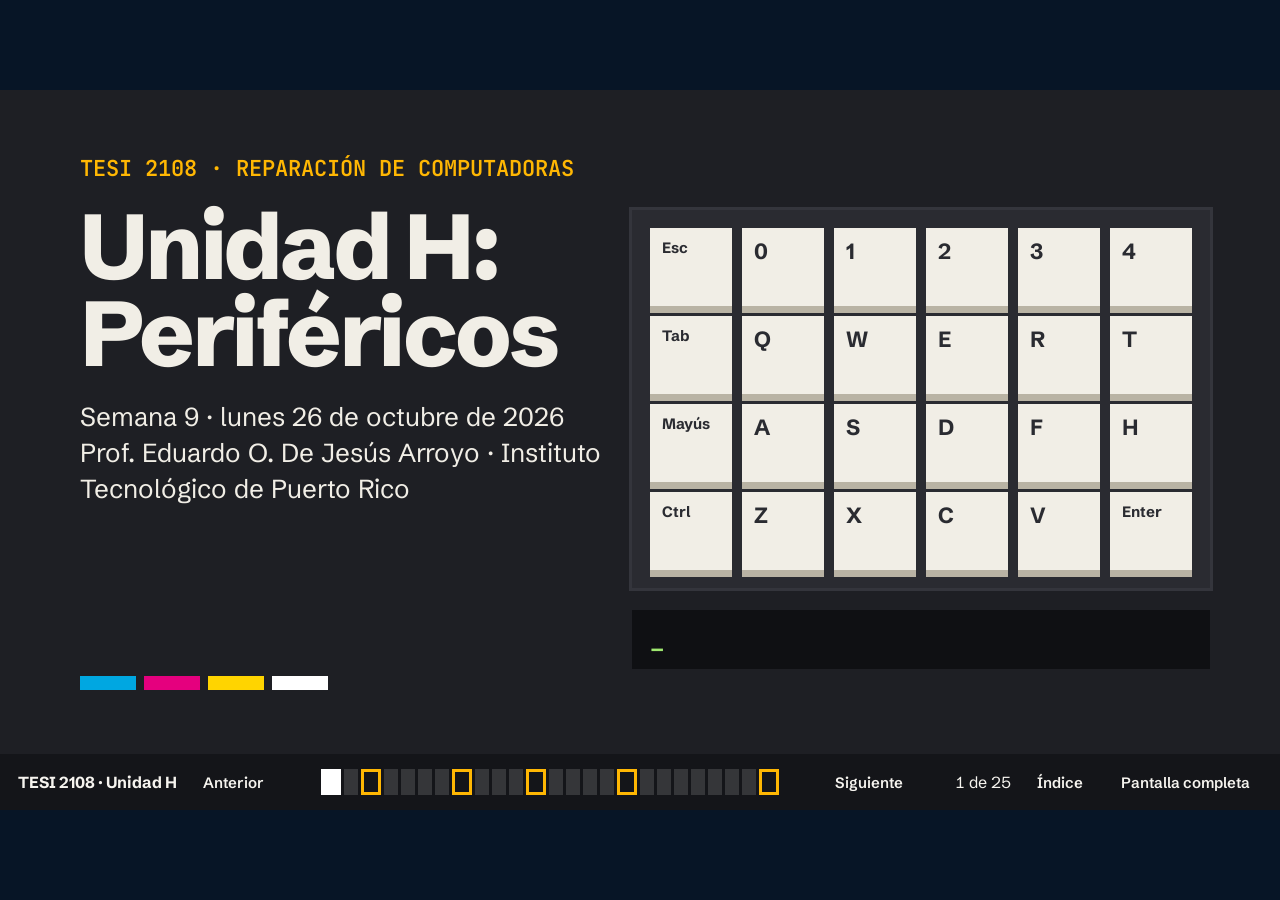
<file: unidadH.html>
<!doctype html>
<html lang="es">
<head>
<meta charset="utf-8">
<meta name="viewport" content="width=device-width,initial-scale=1">
<title>Unidad H: Periféricos · TESI 2108</title>
<meta name="description" content="TESI 2108 Reparación de Computadoras. Unidad H: dispositivos de entrada, multimedia y salida, impresoras, instalación y diagnóstico, contada con el teclado.">
<link rel="preload" href="assets/fonts/schibsted-grotesk-latin-800-normal.woff2" as="font" type="font/woff2" crossorigin>
<link rel="stylesheet" href="assets/deck.css">
<style>
/* Tema de la Unidad H: el teclado. Teclas que se hunden y una línea de comando; colores CMYK en la impresión. */
:root{--ground:#F6F4EF;--tone:#E7E3DA;--tone2:#D3CEC2;--ink:#1C1D21;--soft:#4F5059;--accent:#D9481F;--accent-ink:#fff;--field:#1E1F24;--field-ink:#F1EEE6;--hi:#FFB703;--cap:#F1EEE6;--capd:#B9B3A4;--c:#00A7E1;--m:#E5007E;--y:#FFD400;--k:#1C1D21}
#bar{background:#141519}
#map button.ch{background:transparent;box-shadow:inset 0 0 0 3px var(--hi)}
#map button.ch.seen{background:var(--hi)}
#map button.cur,#map button.ch.cur{background:#fff;box-shadow:none}
button.go{background:var(--accent);color:#fff}
button[aria-pressed=true]{background:var(--ink);color:#fff}

/* capítulos: teclado */
.kb-ch{position:absolute;inset:0;padding:64px 80px;display:flex;flex-direction:column}
.kb-ch .tag{font:600 22px var(--mono);color:var(--hi)}
.kb-ch .ch-title{font-size:76px;line-height:.98;letter-spacing:-.035em;font-weight:800;max-width:600px;margin-top:18px}
.kb-ch .what{font-size:26px;line-height:1.38;max-width:560px;margin-top:22px;opacity:.86}
.kb-ch .cmyk{margin-top:auto;display:flex;gap:8px}
.kb-ch .cmyk i{width:56px;height:14px}
.keys{position:absolute;right:70px;top:120px;display:grid;grid-template-columns:repeat(6,82px);gap:10px;padding:18px;background:#2A2B31;box-shadow:0 0 0 3px #34353C}
.keys b{height:78px;background:var(--cap);color:#2A2B31;font:700 22px var(--sans);display:flex;align-items:flex-start;justify-content:flex-start;padding:10px 12px;box-shadow:0 7px 0 var(--capd);transition:transform .12s,box-shadow .12s,background .2s}
.keys b.w{font-size:15px}
.keys b.dn{transform:translateY(6px);box-shadow:0 1px 0 var(--capd);background:var(--accent);color:#fff}
.term{position:absolute;right:70px;top:520px;width:578px;background:#0F1013;color:#9FE870;font:600 24px var(--mono);padding:14px 18px;min-height:58px}
.term::after{content:"_";animation:cur 1s steps(2) infinite}
@keyframes cur{50%{opacity:0}}

/* bloques */
.ficha{background:#fff;padding:20px 24px}
.ficha .k{font:600 17px var(--mono);color:var(--accent)}
.ficha h3{margin-top:4px}
.ficha p{font-size:20px;line-height:1.4;margin-top:8px;color:var(--soft)}
.grid4{display:grid;grid-template-columns:1fr 1fr;gap:18px}
figure.foto{margin:0;background:#fff;padding:12px;display:flex;flex-direction:column}
figure.foto .ph{flex:1;min-height:0;position:relative;background:var(--tone);overflow:hidden}
figure.foto img{position:absolute;inset:0;width:100%;height:100%;object-fit:cover}
figure.foto.contain img{object-fit:contain;background:#fff}
figure.foto figcaption{font-size:15px;line-height:1.3;margin-top:8px;color:var(--soft)}
figure.foto .ph .alt{position:absolute;inset:0;display:none;align-items:center;justify-content:center;text-align:center;padding:16px;font-size:20px;font-weight:600;color:var(--soft)}
figure.foto.nofoto .ph .alt{display:flex}
.msg{background:#fff;padding:14px 18px;font-size:21px;min-height:56px;margin-top:14px}
.stat{background:var(--field);color:var(--field-ink);padding:16px 20px}
.stat .v{font-size:40px;font-weight:800;letter-spacing:-.03em;line-height:1.05;color:var(--hi)}
.stat .l{font-size:19px;margin-top:6px}
.seg{display:flex;gap:8px;flex-wrap:wrap}
.seg button{font-size:19px}
.gal{display:grid;grid-template-columns:440px 1fr;gap:24px;margin-top:16px}

/* clasificador */
.chips{display:flex;flex-wrap:wrap;gap:8px;margin-top:14px}
.chip{font-size:18px;padding:10px 14px;background:#fff}
.chip.sel{background:var(--ink);color:#fff}
.chip.ok{background:#1E9E4F;color:#fff;opacity:.45}
.chip.bad{background:#C0392B;color:#fff}
.bins{display:grid;gap:12px;margin-top:14px}
.bin{background:var(--field);color:var(--field-ink);padding:12px 14px;min-height:140px}
.bin h3{font-size:21px;color:var(--hi)}
.bin .in{display:flex;flex-wrap:wrap;gap:6px;margin-top:8px}
.bin .in span{background:rgba(255,255,255,.14);padding:5px 9px;font-size:16px}

/* código de barras */
.bc{display:grid;grid-template-columns:420px 1fr;gap:28px;margin-top:16px}
.label{background:#fff;padding:20px;text-align:center}
.bars{display:flex;height:150px;justify-content:center;align-items:stretch}
.bars i{background:#111}
.label .num{font:600 26px var(--mono);letter-spacing:.2em;margin-top:6px}
.beam{position:relative}
.beam.scan::after{content:"";position:absolute;left:10px;right:10px;top:40%;height:4px;background:#ff2020;box-shadow:0 0 12px #ff2020;animation:sweep .6s ease-in-out 2}
@keyframes sweep{50%{top:65%}}
.form{background:#fff;padding:18px 22px}
.form label{display:block;font-size:18px;font-weight:600;color:var(--soft);margin-top:10px}
.form .fld{border:2px solid var(--tone2);padding:10px 12px;font:600 24px var(--mono);min-height:52px;margin-top:4px}
.form .fld.foc{border-color:var(--accent)}
.form .fld.foc::after{content:"|";color:var(--accent);animation:cur 1s steps(2) infinite}

/* táctil */
.touch{display:grid;grid-template-columns:1fr 400px;gap:24px;margin-top:14px}
.pad{position:relative;height:340px;background:linear-gradient(135deg,#dfe7ef,#c9d4df);cursor:crosshair;overflow:hidden}
.pad .dot{position:absolute;width:44px;height:44px;margin:-22px 0 0 -22px;border-radius:50%;border:4px solid var(--accent);animation:pop .6s forwards}
.pad .no{position:absolute;width:44px;height:44px;margin:-22px 0 0 -22px;border-radius:50%;border:4px dashed #999;animation:pop .6s forwards}
@keyframes pop{from{transform:scale(.3);opacity:1}to{transform:scale(1.4);opacity:0}}
.pad .zoomer{position:absolute;left:50%;top:50%;transform:translate(-50%,-50%);font:800 40px var(--sans);color:#2b3a4a;transition:font-size .5s}

/* KVM */
.kvm{display:grid;grid-template-columns:1fr 1fr 1fr;gap:18px;margin-top:16px;align-items:center}
.pcb{background:#fff;padding:16px;text-align:center;font-size:20px;font-weight:600;border:4px solid transparent}
.pcb.on{border-color:var(--accent)}
.pcb .scr{height:110px;margin-top:8px}
.desk{background:var(--field);color:#fff;padding:16px}
.desk .scr{height:160px;display:flex;align-items:center;justify-content:center;font:800 30px var(--sans);transition:background .3s}

/* privacidad */
.priv{display:grid;grid-template-columns:1fr 1fr;gap:24px;margin-top:16px}
.set{background:#fff;padding:18px 22px}
.set .row2{display:flex;justify-content:space-between;align-items:center;padding:14px 0;border-bottom:1px solid var(--tone);font-size:21px}
.tog{width:64px;height:34px;border-radius:17px;background:#9aa0a6;position:relative;padding:0}
.tog::after{content:"";position:absolute;left:4px;top:4px;width:26px;height:26px;border-radius:50%;background:#fff;transition:left .2s}
.tog[aria-pressed=true]{background:#1F6FEB}
.tog[aria-pressed=true]::after{left:34px}
.cam{height:300px;background:#111;color:#fff;display:flex;align-items:center;justify-content:center;text-align:center;font:600 24px var(--sans);padding:20px;position:relative}
.cam.live{background:radial-gradient(circle at 50% 42%,#e0b48a 0 60px,transparent 61px),radial-gradient(ellipse at 50% 100%,#3a6ea5 0 140px,transparent 141px),linear-gradient(#7fa3b8,#a9c2cf)}
.cam .rec{position:absolute;left:14px;top:12px;font:700 16px var(--mono);color:#ff4040}

/* conectores de audio */
.jacks{display:grid;grid-template-columns:repeat(6,1fr);gap:12px;margin-top:14px}
.jack{background:var(--field);color:var(--field-ink);padding:14px 10px;text-align:center;min-height:200px}
.jack .hole{width:70px;height:70px;border-radius:50%;margin:0 auto;box-shadow:inset 0 0 0 14px var(--jc),inset 0 0 0 22px #111;background:#000}
.jack h3{font-size:17px;margin-top:8px;color:#fff}
.jack .in{display:flex;flex-direction:column;gap:4px;margin-top:8px}
.jack .in span{background:rgba(255,255,255,.14);padding:4px 6px;font-size:14px}

/* impresión */
.cmykbar{display:flex;height:10px;margin-top:6px}
.cmykbar i{flex:1}
.laser{display:grid;grid-template-columns:560px 1fr;gap:24px;margin-top:10px}
.ring{position:relative;height:500px}
.ring .drum{position:absolute;left:50%;top:50%;width:170px;height:170px;margin:-85px 0 0 -85px;border-radius:50%;background:radial-gradient(circle at 35% 30%,#59b86a,#1f6b34);display:flex;align-items:center;justify-content:center;color:#fff;font:800 22px var(--sans);text-align:center;transition:transform .6s}
.ring button{position:absolute;width:150px;transform:translate(-50%,-50%);font-size:17px;padding:10px 6px;text-align:center}
.ring button b{display:block;font:700 22px var(--mono);color:var(--accent)}
.ring button[aria-pressed=true] b{color:var(--hi)}
.spk{display:grid;grid-template-columns:420px 1fr;gap:24px;margin-top:14px}
.room{position:relative;height:380px;background:#fff;border:3px solid var(--tone2)}
.room .you{position:absolute;left:50%;top:58%;transform:translate(-50%,-50%);width:60px;height:60px;border-radius:50%;background:var(--ink);color:#fff;display:flex;align-items:center;justify-content:center;font:700 14px var(--sans)}
.room .tv{position:absolute;left:50%;top:14px;transform:translateX(-50%);width:160px;height:16px;background:#333}
.room i{position:absolute;width:44px;height:44px;margin:-22px 0 0 -22px;background:var(--accent);color:#fff;font:700 13px var(--mono);display:flex;align-items:center;justify-content:center;font-style:normal;transition:all .4s}
.room i.sub{background:var(--field);width:56px;height:56px;margin:-28px 0 0 -28px}

/* asistente de impresora */
.wiz{display:grid;grid-template-columns:1fr 360px;gap:24px;margin-top:14px}
.win{background:#fff;border-top:34px solid #2B2D33;position:relative;padding:20px 24px;min-height:360px}
.win::before{content:"Agregar impresora";position:absolute;left:14px;top:-28px;color:#fff;font:600 16px var(--sans)}
.win h3{font-size:24px}
.win .opts{display:flex;flex-direction:column;gap:8px;margin-top:12px}
.win .opts button{text-align:left;font-size:19px;padding:12px 14px;background:var(--tone)}
.page{background:#fff;height:360px;padding:22px;box-shadow:0 6px 18px rgba(0,0,0,.15);font-size:16px;line-height:1.5;overflow:hidden}
.page.bad{font-family:var(--mono);color:#333;word-break:break-all}

/* cola de impresión */
.spool{display:grid;grid-template-columns:1fr 360px;gap:24px;margin-top:14px}
.queue{background:#fff}
.queue .q{display:grid;grid-template-columns:1fr 220px;padding:14px 18px;border-bottom:1px solid var(--tone);font-size:20px}
.queue .q.hd{background:var(--tone);font-weight:700}
.queue .q .st{font-weight:600}
.queue .q.err .st{color:#C0392B}
.queue .q.done .st{color:#1E9E4F}

/* diagnóstico y ejercicio */
.dx{display:grid;grid-template-columns:400px 1fr;gap:24px;margin-top:16px}
.dx .list{display:flex;flex-direction:column;gap:9px}
.dx .list button{text-align:left;font-size:19px;padding:12px 16px;background:#fff}
.dx .list button[aria-pressed=true]{background:var(--ink);color:#fff}
.dx .ans{background:#fff;padding:22px 26px;min-height:320px}
.dx .ans .k{font:600 17px var(--mono);color:var(--accent)}
.dx .ans p{font-size:22px;margin-top:6px}
.quiz{margin-top:16px}
.quiz .qz-q{font-size:30px;font-weight:700;line-height:1.2;min-height:76px}
.quiz .ops{display:grid;grid-template-columns:1fr 1fr;gap:12px;margin-top:16px}
.quiz .ops button{text-align:left;font-size:22px;padding:16px 18px;background:#fff;color:var(--ink)}
.quiz .ops button.ok{background:#1E9E4F;color:#fff}
.quiz .ops button.bad{background:#C0392B;color:#fff}
.quiz .why{font-size:21px;margin-top:14px;min-height:62px;background:var(--tone);padding:12px 16px}
.quiz .foot{display:flex;justify-content:space-between;align-items:center;margin-top:14px;font-size:21px;font-weight:600}
.dots{display:flex;gap:6px}.dots i{width:22px;height:10px;background:var(--tone2)}.dots i.ok{background:#1E9E4F}.dots i.bad{background:#C0392B}.dots i.cur{background:var(--ink)}
.discrow{position:absolute;left:72px;right:72px;bottom:40px}
.slide.field-hi{background:var(--hi)}
.field-hi .q{font-size:52px;line-height:1.05;letter-spacing:-.03em;font-weight:800;max-width:1120px}
.cred-list{columns:2;column-gap:40px;font-size:14px;line-height:1.4;margin-top:12px;padding-left:22px}
.cred-list a{color:var(--ink)}
</style>
</head>
<body>
<div id="viewport"><div id="stage" data-name="TESI 2108 · Unidad H">

<!-- portada -->
<section class="slide chapter" data-title="Portada">
  <div class="kb-ch">
    <div class="tag" data-a>TESI 2108 · REPARACIÓN DE COMPUTADORAS</div>
    <h1 class="mask" style="margin-top:20px;font-size:92px;max-width:600px"><span>Unidad H: Periféricos</span></h1>
    <p class="what" data-a>Semana 9 · lunes 26 de octubre de 2026<br>Prof. Eduardo O. De Jesús Arroyo · Instituto Tecnológico de Puerto Rico</p>
    <div class="cmyk" data-a></div>
  </div>
  <div class="keys" data-type="H,Enter"></div><div class="term" data-out="> Unidad H"></div>
</section>

<section class="slide" data-title="Al terminar la clase">
  <h2 class="mask"><span>Al terminar la clase podrás…</span></h2>
  <div class="grid4 gap">
    <div class="ficha" data-a><div class="k">ENTRADA · MULTIMEDIA · SALIDA</div><h3>Identificar los dispositivos</h3><p>Y para qué se usa cada uno.</p></div>
    <div class="ficha" data-a><div class="k">LÁSER · INYECCIÓN · TÉRMICA · IMPACTO · 3D</div><h3>Comparar las tecnologías de impresión</h3><p>Y explicar el proceso láser.</p></div>
    <div class="ficha" data-a><div class="k">CONTROLADORES · WINDOWS</div><h3>Instalar y configurar</h3><p>Periféricos e impresoras.</p></div>
    <div class="ficha" data-a><div class="k">ENTRADA · MULTIMEDIA · IMPRESORAS</div><h3>Diagnosticar fallas</h3><p>Empezando siempre por lo simple.</p></div>
  </div>
</section>

<!-- CAP 1 -->
<section class="slide chapter" data-title="01 · Dispositivos de entrada">
  <div class="kb-ch">
    <div class="tag" data-a>CAPÍTULO 01</div>
    <h2 class="ch-title mask"><span>Dispositivos de entrada</span></h2>
    <p class="what" data-a>Teclado, ratón, táctil, escáner, código de barras, KVM, biométricos y más.</p>
    <div class="cmyk" data-a></div>
  </div>
  <div class="keys" data-type="0,1,Enter"></div><div class="term" data-out="> entrada"></div>
</section>

<section class="slide" data-title="Dispositivos de entrada">
  <h2 class="mask"><span>Dispositivos de entrada</span></h2>
  <div class="gal">
    <figure class="foto" data-a style="height:440px"><div class="ph"><img id="g1-img" alt=""><div class="alt" id="g1-alt"></div></div><figcaption id="g1-cap"></figcaption></figure>
    <div data-a>
      <div class="seg" id="g1-tabs"></div>
      <div class="ficha" style="margin-top:14px;min-height:240px"><div class="k" id="g1-k"></div><h3 id="g1-h" style="font-size:34px"></h3><p id="g1-p" style="font-size:22px"></p></div>
      <p class="small" style="margin-top:10px">La mayoría se conecta por USB o Bluetooth y Windows los reconoce solos (Plug and Play) como dispositivos HID.</p>
    </div>
  </div>
</section>

<section class="slide" data-title="Lector de código de barras">
  <h2 class="mask"><span>El lector de código de barras «escribe»</span></h2>
  <div class="bc">
    <div data-a>
      <div class="label beam" id="beam"><div class="bars" id="bars"></div><div class="num" id="bnum"></div></div>
      <div class="row" style="margin-top:12px"><button class="go" id="scan">Escanear</button><button id="next">Otro producto</button></div>
      <figure class="foto" style="height:150px;margin-top:12px"><div class="ph"><img data-cm="Honeywell 4600g-8661.jpg" alt="Lector de código de barras de mano"><div class="alt">Lector de código de barras</div></div></figure>
    </div>
    <div data-a>
      <div class="form"><b style="font-size:22px">Factura · colmado</b>
        <label>Cliente</label><div class="fld" data-f="0">Ana Torres</div>
        <label>Código del producto (toca el campo para poner el cursor)</label><div class="fld" data-f="1"></div>
        <label>Notas</label><div class="fld" data-f="2"></div></div>
      <div class="msg" id="bcm">Pon el cursor en un campo y escanea. Windows ve el lector como un teclado (HID).</div>
    </div>
  </div>
</section>

<section class="slide" data-title="Táctil: resistiva y capacitiva">
  <h2 class="mask"><span>Toca la pantalla: resistiva o capacitiva</span></h2>
  <div class="touch">
    <div data-a><div class="pad" id="pad"><div class="zoomer" id="zm">Mapa</div></div></div>
    <div data-a>
      <h3>Pantalla</h3><div class="seg" id="tt" style="margin-top:6px"><button data-t="res">Resistiva</button><button data-t="cap">Capacitiva</button></div>
      <h3 style="margin-top:12px">Tocas con…</h3><div class="seg" id="tool" style="margin-top:6px"><button data-o="dedo">Dedo</button><button data-o="guante">Guante</button><button data-o="lapiz">Lápiz plástico</button></div>
      <button id="pinch" style="margin-top:12px">Pellizcar con dos dedos (zoom)</button>
      <div class="msg" id="tm" style="min-height:90px">Toca el área de la izquierda.</div>
      <figure class="foto contain" style="height:96px;margin-top:8px"><div class="ph"><img data-cm="Resistive touchpanel.jpg" alt="Panel táctil resistivo transparente con su cable"><div class="alt">Panel resistivo</div></div></figure>
    </div>
  </div>
</section>

<section class="slide" data-title="KVM">
  <h2 class="mask"><span>KVM: un teclado, un monitor y un ratón para varias PC</span></h2>
  <div class="kvm" data-a>
    <div class="pcb" id="pc1">Computadora 1 · Oficina<div class="scr" style="background:linear-gradient(135deg,#1d3a8a,#2f5bea)"></div></div>
    <div class="desk"><div class="seg" id="kv" style="justify-content:center"><button data-k="1">Puerto 1</button><button data-k="2">Puerto 2</button></div><div class="scr" id="kscr" style="margin-top:12px"></div><p style="text-align:center;margin-top:10px;font-size:18px">Teclado · monitor · ratón compartidos</p></div>
    <div class="pcb" id="pc2">Computadora 2 · Servidor<div class="scr" style="background:linear-gradient(135deg,#0f5132,#2bd96b)"></div></div>
  </div>
  <div class="cols" style="grid-template-columns:1fr 300px;gap:20px;margin-top:16px">
    <div class="msg" id="kvm-m" data-a style="margin-top:0"></div>
    <figure class="foto" data-a style="height:150px"><div class="ph"><img data-cm="ATEN CS52A KVM switch 2009.jpg" alt="Conmutador KVM de dos puertos con sus cables"><div class="alt">KVM</div></div></figure>
  </div>
</section>

<!-- CAP 2 -->
<section class="slide chapter" data-title="02 · Multimedia">
  <div class="kb-ch">
    <div class="tag" data-a>CAPÍTULO 02</div>
    <h2 class="ch-title mask"><span>Dispositivos multimedia</span></h2>
    <p class="what" data-a>Cámaras, cámara web, micrófono, MIDI y los conectores de audio.</p>
    <div class="cmyk" data-a></div>
  </div>
  <div class="keys" data-type="0,2,Enter"></div><div class="term" data-out="> multimedia"></div>
</section>

<section class="slide" data-title="Dispositivos multimedia">
  <h2 class="mask"><span>Dispositivos multimedia</span></h2>
  <div class="gal">
    <figure class="foto" data-a style="height:440px"><div class="ph"><img id="g2-img" alt=""><div class="alt" id="g2-alt"></div></div><figcaption id="g2-cap"></figcaption></figure>
    <div data-a>
      <div class="seg" id="g2-tabs"></div>
      <div class="ficha" style="margin-top:14px;min-height:260px"><div class="k" id="g2-k"></div><h3 id="g2-h" style="font-size:34px"></h3><p id="g2-p" style="font-size:22px"></p></div>
    </div>
  </div>
</section>

<section class="slide" data-title="Cámara y privacidad">
  <h2 class="mask"><span>«La cámara no funciona»: revisa la privacidad</span></h2>
  <div class="priv">
    <div class="set" data-a><b style="font-size:20px">Configuración › Privacidad y seguridad › Cámara</b>
      <div class="row2">Acceso a la cámara<button class="tog" data-g="cam" aria-label="Acceso a la cámara"></button></div>
      <div class="row2">Permitir que las aplicaciones accedan<button class="tog" data-g="apps" aria-label="Permitir aplicaciones"></button></div>
      <div class="row2" style="border:0">Otra aplicación está usando la cámara<button class="tog" data-g="other" aria-label="Otra aplicación"></button></div>
    </div>
    <div data-a><div class="cam" id="cam"></div><div class="msg" id="camm"></div></div>
  </div>
</section>

<section class="slide" data-title="Conectores de audio">
  <h2 class="mask"><span>Conecta cada equipo en su toma de 3.5 mm</span></h2>
  <div class="chips" id="ac" data-a></div>
  <div class="jacks bins" id="aj" data-a>
    <div class="jack bin" data-bin="g" style="--jc:#3BB54A"><div class="hole"></div><h3>Verde · salida</h3><div class="in"></div></div>
    <div class="jack bin" data-bin="p" style="--jc:#F28CB1"><div class="hole"></div><h3>Rosado · micrófono</h3><div class="in"></div></div>
    <div class="jack bin" data-bin="b" style="--jc:#4AA3DF"><div class="hole"></div><h3>Azul · entrada de línea</h3><div class="in"></div></div>
    <div class="jack bin" data-bin="o" style="--jc:#F7941D"><div class="hole"></div><h3>Naranja · centro y bajo</h3><div class="in"></div></div>
    <div class="jack bin" data-bin="k" style="--jc:#111;"><div class="hole" style="box-shadow:inset 0 0 0 14px #444,inset 0 0 0 22px #111"></div><h3>Negro · traseras</h3><div class="in"></div></div>
    <div class="jack bin" data-bin="s" style="--jc:#A7A9AC"><div class="hole"></div><h3>Gris · laterales</h3><div class="in"></div></div>
  </div>
  <div class="msg" id="am" data-a>Colores de la norma PC 99. Toca un equipo y luego su toma.</div>
</section>

<!-- CAP 3 -->
<section class="slide chapter" data-title="03 · Dispositivos de salida">
  <div class="kb-ch">
    <div class="tag" data-a>CAPÍTULO 03</div>
    <h2 class="ch-title mask"><span>Dispositivos de salida</span></h2>
    <p class="what" data-a>Impresoras, el proceso láser, bocinas y dispositivos de visualización.</p>
    <div class="cmyk" data-a></div>
  </div>
  <div class="keys" data-type="0,3,Enter"></div><div class="term" data-out="> imprimir"></div>
</section>

<section class="slide" data-title="Tecnologías de impresión">
  <h2 class="mask"><span>Cinco tecnologías de impresión</span></h2>
  <div class="cmykbar"><i style="background:var(--c)"></i><i style="background:var(--m)"></i><i style="background:var(--y)"></i><i style="background:var(--k)"></i></div>
  <div class="gal" style="margin-top:12px">
    <figure class="foto" data-a style="height:430px"><div class="ph"><img id="g3-img" alt=""><div class="alt" id="g3-alt"></div></div><figcaption id="g3-cap"></figcaption></figure>
    <div data-a>
      <div class="seg" id="g3-tabs"></div>
      <div class="ficha" style="margin-top:14px;min-height:280px"><div class="k" id="g3-k"></div><h3 id="g3-h" style="font-size:34px"></h3><p id="g3-p" style="font-size:22px"></p><p id="g3-u" style="font-size:20px;color:var(--accent);font-weight:600"></p></div>
    </div>
  </div>
</section>

<section class="slide" data-title="¿Qué impresora?">
  <h2 class="mask"><span>¿Qué impresora recomiendas?</span></h2>
  <div class="chips" id="pc" data-a></div>
  <div class="bins" id="pb" data-a style="grid-template-columns:repeat(5,1fr)">
    <div class="bin" data-bin="l"><h3>Láser</h3><div class="in"></div></div>
    <div class="bin" data-bin="i"><h3>Inyección</h3><div class="in"></div></div>
    <div class="bin" data-bin="t"><h3>Térmica</h3><div class="in"></div></div>
    <div class="bin" data-bin="m"><h3>Impacto</h3><div class="in"></div></div>
    <div class="bin" data-bin="d"><h3>3D</h3><div class="in"></div></div>
  </div>
  <div class="msg" id="pm" data-a>Toca un caso y luego la impresora que recomiendas.</div>
</section>

<section class="slide" data-title="Proceso de impresión láser">
  <h2 class="mask"><span>El proceso láser: siete pasos alrededor del tambor</span></h2>
  <div class="laser">
    <div class="ring" id="ring" data-a><div class="drum" id="drum">Tambor</div></div>
    <div data-a>
      <div class="row"><button class="go" id="lplay">Imprimir una hoja</button><button id="lnext">Paso siguiente</button></div>
      <div class="ficha" style="margin-top:12px;min-height:200px"><div class="k" id="lk">PASO</div><h3 id="lh" style="font-size:34px">Toca un paso o imprime</h3><p id="lp" style="font-size:22px"></p></div>
      <div class="cols" style="grid-template-columns:1fr 1fr;gap:12px;margin-top:12px">
        <figure class="foto" style="height:130px"><div class="ph"><img data-cm="Xerox WorkCentre 6605 - photoconductor drum-8998.jpg" alt="Tambor fotoconductor de una impresora láser"><div class="alt">Tambor</div></div><figcaption>Tambor fotoconductor.</figcaption></figure>
        <figure class="foto" style="height:130px"><div class="ph"><img data-cm="Xerox Phaser 6600 toner cartridges in black, yellow, cyan, and magenta-7637.jpg" alt="Cartuchos de tóner negro, amarillo, cian y magenta"><div class="alt">Tóner CMYK</div></div><figcaption>Tóner CMYK.</figcaption></figure>
      </div>
    </div>
  </div>
</section>

<section class="slide" data-title="Bocinas y visualización">
  <h2 class="mask"><span>Bocinas: 2.0, 2.1 o 5.1</span></h2>
  <div class="spk">
    <div data-a><div class="seg" id="sp"><button data-s="20">2.0</button><button data-s="21">2.1</button><button data-s="51">5.1</button></div>
      <div class="room" id="room" style="margin-top:10px"><div class="tv"></div><div class="you">Tú</div></div></div>
    <div data-a>
      <div class="stat"><div class="v" id="spv"></div><div class="l" id="spl"></div></div>
      <div class="cols" style="grid-template-columns:1fr 1fr;gap:12px;margin-top:12px">
        <figure class="foto" style="height:170px"><div class="ph"><img data-cm="Tracer speaker and subwoofer.JPG" alt="Bocina y subwoofer de computadora"><div class="alt">Bocinas 2.1</div></div><figcaption>Bocina y subwoofer.</figcaption></figure>
        <figure class="foto" style="height:170px"><div class="ph"><img data-cm="Virtual reality headset.jpg" alt="Interior de un casco de realidad virtual con sus lentes"><div class="alt">Casco de realidad virtual</div></div><figcaption>Casco de realidad virtual: también es salida.</figcaption></figure>
      </div>
      <p class="small" style="margin-top:8px">Se conectan por 3.5 mm, USB, HDMI o Bluetooth. Sin sonido: revisa primero la salida predeterminada en Configuración › Sistema › Sonido. Monitores y proyectores: Unidad G.</p>
    </div>
  </div>
</section>

<!-- CAP 4 -->
<section class="slide chapter" data-title="04 · Instalación y diagnóstico">
  <div class="kb-ch">
    <div class="tag" data-a>CAPÍTULO 04</div>
    <h2 class="ch-title mask"><span>Instalación y diagnóstico</span></h2>
    <p class="what" data-a>Controladores, impresoras de red, la cola de impresión y fallas comunes.</p>
    <div class="cmyk" data-a></div>
  </div>
  <div class="keys" data-type="0,4,Enter"></div><div class="term" data-out="> diagnosticar"></div>
</section>

<section class="slide" data-title="Agregar una impresora">
  <h2 class="mask"><span>Agrega la impresora del salón</span></h2>
  <div class="wiz">
    <div class="win" id="wz" data-a></div>
    <div data-a><div class="page" id="pg"><b>Página de prueba</b><p style="color:var(--soft);margin-top:10px">Termina el asistente para imprimir.</p></div></div>
  </div>
</section>

<section class="slide" data-title="Cola de impresión">
  <h2 class="mask"><span>Trabajos atascados: la cola de impresión</span></h2>
  <div class="spool">
    <div class="queue" id="qu" data-a></div>
    <div data-a>
      <div class="row" style="flex-direction:column;align-items:stretch;gap:8px"><button id="qcan">Cancelar el primer documento</button><button class="go" id="qrst">Reiniciar el servicio Cola de impresión (services.msc)</button><button id="qnew">Volver a atascar</button></div>
      <div class="msg" id="qm" style="min-height:130px"></div>
    </div>
  </div>
</section>

<section class="slide" data-title="Fallas de entrada y multimedia">
  <h2 class="mask"><span>Fallas de entrada y multimedia</span></h2>
  <div class="dx"><div class="list" id="dx1" data-a></div>
    <div class="ans" data-a><div class="k" id="dx1-k">SÍNTOMA</div><h3 id="dx1-h" style="font-size:30px">Escoge un síntoma</h3><p id="dx1-c"></p><p id="dx1-s" style="color:var(--soft)"></p></div></div>
</section>

<section class="slide" data-title="Fallas de impresoras">
  <h2 class="mask"><span>Fallas de impresoras</span></h2>
  <div class="dx"><div class="list" id="dx2" data-a></div>
    <div class="ans" data-a><div class="k" id="dx2-k">SÍNTOMA</div><h3 id="dx2-h" style="font-size:30px">Escoge un síntoma</h3><p id="dx2-c"></p><p id="dx2-s" style="color:var(--soft)"></p></div></div>
</section>

<section class="slide field-hi" data-title="Actividad: instala periféricos">
  <p class="small" style="color:var(--ink);font-size:24px;font-weight:700">Actividad en el laboratorio A-208 · grupos de tres</p>
  <p class="q sub">Conecta un dispositivo Bluetooth y uno USB. Agrega la impresora del salón con su controlador e imprime una página de prueba. Usa el lector de código. Luego resuelve la falla que preparó el profesor.</p>
  <div class="discrow"><div class="timer" data-timer="1500"></div></div>
</section>

<section class="slide" data-title="Ejercicio corto">
  <h2 class="mask"><span>Ejercicio corto: seis preguntas</span></h2>
  <div class="quiz" id="qz" data-a>
    <div class="qz-q"></div><div class="ops"></div><div class="why"></div>
    <div class="foot"><div class="dots"></div><span class="qz-n"></span><button class="go qz-next">Siguiente</button></div>
  </div>
</section>

<section class="slide" data-title="Créditos y referencias">
  <h2 class="mask"><span>Créditos de las fotos y referencias</span></h2>
  <p class="small sub">Fotos de Wikimedia Commons, guardadas con la presentación. Cada enlace lleva a la página del archivo.</p>
  <ol class="cred-list" id="creds"></ol>
  <p class="small" style="margin-top:10px">Referencias: CompTIA. (2025). <i>CompTIA A+ Core 1 (220-1201) exam objectives</i>. · Meyers, M. (2025). <i>CompTIA A+ certification all-in-one exam guide</i> (11th ed.). McGraw-Hill · ITPR. (2026). Prontuario TESI 2108 (rev. mayo 2026).</p>
</section>

<section class="slide chapter" data-title="Cierre">
  <div class="kb-ch">
    <div class="tag" data-a>FIN · CTRL + S</div>
    <h2 class="ch-title mask"><span>Próxima: conectores y cables</span></h2>
    <p class="what" data-a>Lunes 2 de noviembre, Unidad I. Trae un periférico de tu casa para identificar su conexión.</p>
    <div class="cmyk" data-a></div>
  </div>
  <div class="keys" data-type="Ctrl,S"></div><div class="term" data-out="> guardado"></div>
</section>

</div></div>
<script src="assets/deck.js"></script>
<script src="assets/kit.js"></script>
<script>
(function(){
'use strict';
var $=function(i){return document.getElementById(i)};
var CRED={"QWERTY keyboard.jpg": {"f": "QWERTY_keyboard", "a": "MichaelMaggs", "l": "CC BY-SA 3.0"}, "Logitech M210 - LED, lens and optical mouse sensor-2426.jpg": {"f": "Logitech_M210_LED_lens_and_optical_mouse_sensor_2426", "a": "Raimond Spekking", "l": "CC BY-SA 4.0"}, "Trust Flat Scan USB 19200.jpg": {"f": "Trust_Flat_Scan_USB_19200", "a": "Bultro", "l": "CC BY-SA 4.0"}, "Honeywell 4600g-8661.jpg": {"f": "Honeywell_4600g_8661", "a": "Raimond Spekking", "l": "CC BY-SA 4.0"}, "ATEN CS52A KVM switch 2009.jpg": {"f": "ATEN_CS52A_KVM_switch_2009", "a": "Solomon203", "l": "CC BY 3.0"}, "Microsoft Fingerprint Reader.jpg": {"f": "Microsoft_Fingerprint_Reader", "a": "Original uploader was Bluessound at nl.wikipedia (Original text : gemaakt door nl:Gebruike", "l": "CC BY-SA 3.0"}, "Wacom Intuos Pro Tablet with Stylus and Nib (32569722588).jpg": {"f": "Wacom_Intuos_Pro_Tablet_with_Stylus_and_Nib_32569722588", "a": "Tony Webster from Minneapolis, Minnesota, United States", "l": "CC BY 2.0"}, "Resistive touchpanel.jpg": {"f": "Resistive_touchpanel", "a": "", "l": "Copyrighted free use"}, "Trust GM-1500 gamepad controller 1.jpg": {"f": "Trust_GM_1500_gamepad_controller_1", "a": "Multicherry", "l": "CC BY-SA 4.0"}, "USB webcam for PC.jpg": {"f": "USB_webcam_for_PC", "a": "WrS.tm.pl", "l": "CC0"}, "Sony a7 IV 33MP Mirrorless Digital Camera.jpg": {"f": "Sony_a7_IV_33MP_Mirrorless_Digital_Camera", "a": "ROCKY", "l": "CC BY-SA 4.0"}, "Rode NT-USB.jpg": {"f": "Rode_NT_USB", "a": "Nicolas Rück (WMDE)", "l": "CC BY-SA 3.0"}, "Midi ports and cable.jpg": {"f": "Midi_ports_and_cable", "a": ":en:Pretzelpaws with a Canon EOS-10D camera. Cropped 2/9/05 using the GIMP.", "l": "CC BY-SA 3.0"}, "Canon S520 ink jet printer - print head.jpg": {"f": "Canon_S520_ink_jet_printer_print_head", "a": "André Karwath aka Aka", "l": "CC BY-SA 2.5"}, "EPSON DOT MATRIX PRINTER LQ-90KP.jpg": {"f": "EPSON_DOT_MATRIX_PRINTER_LQ_90KP", "a": "Dinkun Chen", "l": "CC BY-SA 4.0"}, "3D Printing an Object using FDM Printer.jpg": {"f": "3D_Printing_an_Object_using_FDM_Printer", "a": "HRostamani", "l": "CC BY-SA 4.0"}, "Xerox Phaser 6600 toner cartridges in black, yellow, cyan, and magenta-7637.jpg": {"f": "Xerox_Phaser_6600_toner_cartridges_in_black_yellow_cyan_and_", "a": "Raimond Spekking", "l": "CC BY-SA 4.0"}, "Xerox WorkCentre 6605 - photoconductor drum-8998.jpg": {"f": "Xerox_WorkCentre_6605_photoconductor_drum_8998", "a": "Raimond Spekking", "l": "CC BY-SA 4.0"}, "Tracer speaker and subwoofer.JPG": {"f": "Tracer_speaker_and_subwoofer", "a": "User:Piotrus", "l": "CC BY-SA 3.0"}, "Virtual reality headset.jpg": {"f": "Virtual_reality_headset", "a": "FloppaIngénieur", "l": "CC BY 4.0"}};
function press(cont,attr,val){[].forEach.call(cont.querySelectorAll('['+attr+']'),function(b){b.setAttribute('aria-pressed',String(b.getAttribute(attr))===String(val))})}
function each(el,fn){[].forEach.call(el.children,fn)}
Kit.photos('H',CRED);

/* ---------- capítulos: teclas que se hunden ---------- */
var KEYS=['Esc','0','1','2','3','4','Tab','Q','W','E','R','T','Mayús','A','S','D','F','H','Ctrl','Z','X','C','V','Enter'];
[].forEach.call(document.querySelectorAll('.keys'),function(k){k.innerHTML=KEYS.map(function(c){return '<b class="'+(c.length>1?'w':'')+'" data-key="'+c+'">'+c+'</b>'}).join('')});
[].forEach.call(document.querySelectorAll('.kb-ch .cmyk'),function(c){c.innerHTML='<i style="background:var(--c)"></i><i style="background:var(--m)"></i><i style="background:var(--y)"></i><i style="background:#fff"></i>'});
var tms=[];
document.addEventListener('deck:slide',function(e){tms.forEach(clearTimeout);tms=[];var s=e.detail.slide,k=s.querySelector('.keys');
  [].forEach.call(document.querySelectorAll('.keys b.dn'),function(b){b.classList.remove('dn')});
  if(!k)return;var t=s.querySelector('.term');t.textContent='';var seq=k.dataset.type.split(','),out=t.dataset.out;
  seq.forEach(function(c,i){tms.push(setTimeout(function(){var b=k.querySelector('[data-key="'+c+'"]');if(b){b.classList.add('dn');tms.push(setTimeout(function(){b.classList.remove('dn')},260))}},500+i*340))});
  for(var j=0;j<=out.length;j++)(function(j){tms.push(setTimeout(function(){t.textContent=out.slice(0,j)},500+seq.length*340+j*45))})(j)});

/* ---------- galerías ---------- */
var EX=[];
function gallery(pfx,G){var gi=0;function d(){var g=G[gi];$(pfx+'-tabs').innerHTML=G.map(function(x,i){return '<button data-gi="'+i+'" aria-pressed="'+(i===gi)+'">'+x.t+'</button>'}).join('');
  each($(pfx+'-tabs'),function(b){b.onclick=function(){gi=+b.dataset.gi;d()}});
  Kit.setPhoto($(pfx+'-img'),'H',CRED,g.f||'');$(pfx+'-img').alt=g.alt;$(pfx+'-alt').textContent=g.alt;$(pfx+'-cap').textContent=g.f?g.alt:'';
  $(pfx+'-k').textContent=g.k;$(pfx+'-h').textContent=g.h;$(pfx+'-p').textContent=g.p;if($(pfx+'-u'))$(pfx+'-u').textContent=g.u?'Uso típico: '+g.u:''}
  d();EX=EX.concat(G.filter(function(g){return g.f}).map(function(g){return [g.f,g.alt]}))}
gallery('g1',[
 {t:'Teclado',k:'USB · BLUETOOTH · RECEPTOR',h:'Teclado',p:'Con cable USB, Bluetooth o inalámbrico con su propio receptor USB.',f:'QWERTY keyboard.jpg',alt:'Teclado QWERTY de laptop'},
 {t:'Ratón',k:'ÓPTICO O LÁSER',h:'Ratón',p:'Un LED o láser ilumina la superficie y un sensor toma miles de fotos por segundo para medir el movimiento.',f:'Logitech M210 - LED, lens and optical mouse sensor-2426.jpg',alt:'Sensor óptico, LED y lente de un ratón'},
 {t:'Escáner',k:'PLANO O CON ALIMENTADOR (ADF)',h:'Escáner',p:'Digitaliza documentos y fotos. La resolución se mide en DPI (puntos por pulgada).',f:'Trust Flat Scan USB 19200.jpg',alt:'Escáner plano USB abierto'},
 {t:'Código de barras',k:'1D O 2D (QR)',h:'Lector de código de barras',p:'Lee el código y lo «escribe» como si fuera un teclado.',f:'Honeywell 4600g-8661.jpg',alt:'Lector de código de barras de mano'},
 {t:'Biométrico',k:'HUELLA O ROSTRO',h:'Lector biométrico',p:'Huella dactilar o reconocimiento facial, por ejemplo con Windows Hello.',f:'Microsoft Fingerprint Reader.jpg',alt:'Lector de huella dactilar USB'},
 {t:'Digitalizador',k:'TABLETA GRÁFICA',h:'Digitalizador',p:'Tableta con lápiz sensible a la presión para dibujo y diseño.',f:'Wacom Intuos Pro Tablet with Stylus and Nib (32569722588).jpg',alt:'Tableta gráfica con lápiz'},
 {t:'Gamepad',k:'CONTROL DE JUEGO',h:'Gamepad y palanca de mando',p:'También son entrada; Windows los configura como controladores de juego.',f:'Trust GM-1500 gamepad controller 1.jpg',alt:'Control de juego (gamepad) USB'}]);
gallery('g2',[
 {t:'Cámara digital',k:'USB · TARJETA SD · WI-FI',h:'Cámara digital y videocámara',p:'Transfieren archivos por USB, tarjeta de memoria o Wi-Fi; algunas sirven como cámara web.',f:'Sony a7 IV 33MP Mirrorless Digital Camera.jpg',alt:'Cámara digital sin espejo'},
 {t:'Cámara web',k:'USB O INTEGRADA',h:'Cámara web',p:'Si no funciona, revisa los permisos de privacidad de Windows antes de pensar que se dañó.',f:'USB webcam for PC.jpg',alt:'Cámara web USB'},
 {t:'Micrófono',k:'USB O 3.5 MM ROSADO',h:'Micrófono',p:'Por USB (con su propio convertidor) o por la toma rosada de 3.5 mm.',f:'Rode NT-USB.jpg',alt:'Micrófono USB de estudio'},
 {t:'MIDI',k:'DIN DE 5 PINES O USB-MIDI',h:'Dispositivos MIDI',p:'MIDI no transmite sonido sino instrucciones: qué nota y con qué fuerza. El puerto clásico es un DIN de 5 pines; hoy casi todo es USB-MIDI.',f:'Midi ports and cable.jpg',alt:'Puertos MIDI IN, OUT y THRU con su cable'}]);
gallery('g3',[
 {t:'Láser',k:'TÓNER · TAMBOR · FUSOR',h:'Láser',p:'El tóner se fija con calor. Costo por página bajo.',u:'oficinas, alto volumen.',f:'Xerox Phaser 6600 toner cartridges in black, yellow, cyan, and magenta-7637.jpg',alt:'Cartuchos de tóner negro, amarillo, cian y magenta'},
 {t:'Inyección',k:'CARTUCHOS O TANQUES',h:'Inyección de tinta',p:'Gotas de tinta por cabezales. Buen color y bajo costo inicial, pero la tinta es cara.',u:'hogar, fotos a color.',f:'Canon S520 ink jet printer - print head.jpg',alt:'Cabezal de una impresora de inyección de tinta'},
 {t:'Térmica',k:'PAPEL TÉRMICO O CINTA',h:'Térmica',p:'Calor sobre papel sensible: sin tinta. El recibo se borra con el tiempo y el calor.',u:'recibos y etiquetas de envío.',alt:'Impresora térmica'},
 {t:'Impacto',k:'CINTA ENTINTADA',h:'Impacto (matriz de puntos)',p:'Agujas golpean una cinta contra el papel: puede imprimir copias con papel carbón.',u:'formularios con copias.',f:'EPSON DOT MATRIX PRINTER LQ-90KP.jpg',alt:'Impresora de matriz de puntos Epson'},
 {t:'3D',k:'FILAMENTO O RESINA',h:'Impresora 3D',p:'Construye objetos capa por capa con plástico derretido (FDM) o resina.',u:'prototipos y piezas.',f:'3D Printing an Object using FDM Printer.jpg',alt:'Impresora 3D FDM imprimiendo una pieza'}]);

/* ---------- código de barras ---------- */
var CODES=['7501031311309','0049000028911','0012000161155'],ci=0,foc=1,typing=false;
function drawBars(){var d=CODES[ci],h='';for(var i=0;i<d.length;i++){var v=+d[i];h+='<i style="width:'+(2+v%3)+'px;margin-right:'+(2+(v*7)%4)+'px"></i><i style="width:'+(1+(v+1)%2*2)+'px;margin-right:'+(3+(v*3)%3)+'px"></i>'}$('bars').innerHTML='<i style="width:3px;margin-right:2px"></i><i style="width:3px;margin-right:4px"></i>'+h+'<i style="width:3px;margin-left:0;margin-right:2px"></i><i style="width:3px"></i>';$('bnum').textContent=d}
function fdraw(){[].forEach.call(document.querySelectorAll('.form .fld'),function(f){f.classList.toggle('foc',+f.dataset.f===foc)})}
[].forEach.call(document.querySelectorAll('.form .fld'),function(f){f.onclick=function(){foc=+f.dataset.f;fdraw()}});
$('scan').onclick=function(){if(typing)return;typing=true;var f=document.querySelector('.form .fld[data-f="'+foc+'"]'),d=CODES[ci],i=0;$('beam').classList.remove('scan');void $('beam').offsetWidth;$('beam').classList.add('scan');
  setTimeout(function step(){f.textContent+=d[i++];if(i<d.length)setTimeout(step,55);else{typing=false;
    $('bcm').textContent=foc===1?'¡Listo! El lector «tecleó» '+d+' y un Enter, como un teclado (HID). No necesita controlador especial.':'El número quedó en el campo equivocado: el lector escribe donde esté el cursor. Pon el cursor en «Código del producto».'}},700)};
$('next').onclick=function(){ci=(ci+1)%CODES.length;drawBars();[].forEach.call(document.querySelectorAll('.form .fld'),function(f){if(f.dataset.f!=='0')f.textContent=''})};
drawBars();fdraw();

/* ---------- táctil ---------- */
var tt='cap',tool='dedo',zoom=40;
var TM={res:{dedo:[1,'Resistiva: tu dedo presiona las dos capas y se tocan.'],guante:[1,'Resistiva: detecta presión, así que funciona con guantes.'],lapiz:[1,'Resistiva: cualquier objeto que presione sirve.']},
 cap:{dedo:[1,'Capacitiva: detecta la carga eléctrica de tu dedo.'],guante:[0,'Capacitiva: el guante aísla tu dedo y no detecta la carga. No responde.'],lapiz:[0,'Capacitiva: un lápiz de plástico no conduce. Hace falta un lápiz capacitivo.']}};
function tdraw(){press($('tt'),'data-t',tt);press($('tool'),'data-o',tool)}
each($('tt'),function(b){b.onclick=function(){tt=b.dataset.t;tdraw()}});each($('tool'),function(b){b.onclick=function(){tool=b.dataset.o;tdraw()}});
$('pad').onclick=function(e){var r=$('pad').getBoundingClientRect(),sc=r.width/$('pad').offsetWidth,x=(e.clientX-r.left)/sc,y=(e.clientY-r.top)/sc,m=TM[tt][tool],d=document.createElement('div');
  d.className=m[0]?'dot':'no';d.style.left=x+'px';d.style.top=y+'px';$('pad').appendChild(d);setTimeout(function(){d.remove()},700);$('tm').textContent=(m[0]?'Toque detectado. ':'No detecta el toque. ')+m[1]};
$('pinch').onclick=function(){if(tt==='cap'&&tool==='dedo'){zoom=zoom>=80?40:zoom+20;$('zm').style.fontSize=zoom+'px';$('tm').textContent='Capacitiva: admite varios toques a la vez, así que el pellizco hace zoom.'}
  else $('tm').textContent=tt==='res'?'Resistiva: solo detecta un toque a la vez. No hay gestos con dos dedos.':'Con '+(tool==='guante'?'guantes':'un lápiz de plástico')+' la capacitiva no detecta los dedos.'};
tdraw();

/* ---------- KVM ---------- */
function kvm(n){press($('kv'),'data-k',n);$('pc1').classList.toggle('on',n===1);$('pc2').classList.toggle('on',n===2);
  $('kscr').style.background=n===1?'linear-gradient(135deg,#1d3a8a,#2f5bea)':'linear-gradient(135deg,#0f5132,#2bd96b)';$('kscr').textContent=n===1?'Oficina':'Servidor';
  $('kvm-m').textContent='Ahora el teclado, el monitor y el ratón controlan la computadora '+n+'. Se cambia con un botón o una combinación de teclas del KVM.'}
each($('kv'),function(b){b.onclick=function(){kvm(+b.dataset.k)}});kvm(1);

/* ---------- privacidad de la cámara ---------- */
var pvs={cam:true,apps:false,other:false};
function cam(){[].forEach.call(document.querySelectorAll('.tog'),function(t){t.setAttribute('aria-pressed',pvs[t.dataset.g])});var c=$('cam'),m;
  if(!pvs.cam){c.className='cam';c.textContent='La cámara está desactivada';m='El acceso a la cámara está apagado en Windows: ninguna aplicación puede usarla. Actívalo.'}
  else if(!pvs.apps){c.className='cam';c.textContent='No encontramos tu cámara';m='Windows permite la cámara, pero no deja que las aplicaciones la usen. Activa «Permitir que las aplicaciones accedan».'}
  else if(pvs.other){c.className='cam';c.textContent='La cámara está en uso por otra aplicación';m='Otra aplicación (por ejemplo, la de videollamadas) tiene la cámara. Ciérrala y vuelve a intentar.'}
  else{c.className='cam live';c.innerHTML='<span class="rec">● EN VIVO</span>';m='¡Funciona! La cámara no estaba dañada: era la configuración de privacidad.'}
  $('camm').textContent=m}
[].forEach.call(document.querySelectorAll('.tog'),function(t){t.onclick=function(){pvs[t.dataset.g]=!pvs[t.dataset.g];cam()}});cam();

/* ---------- conectores de audio ---------- */
Kit.sorter($('ac'),$('aj'),[['Audífonos','g','La verde es la salida de audio.'],['Bocinas 2.0','g','También van en la verde.'],['Micrófono','p','La rosada es la entrada del micrófono.'],
 ['Reproductor de música (entrada)','b','La azul es la entrada de línea: grabar desde otro equipo.'],['Centro y subwoofer (5.1)','o','La naranja lleva el canal central y el bajo.'],['Bocinas traseras (5.1)','k','La negra, a las bocinas de atrás.']],
 $('am'),'¡Completo! Ojo: muchos audífonos con micrófono usan un solo conector de 4 contactos (TRRS) y necesitan un adaptador para dos tomas separadas.');

/* ---------- ¿qué impresora? ---------- */
Kit.sorter($('pc'),$('pb'),[['Oficina que imprime 5,000 páginas al mes','l','Láser: costo por página bajo.'],['Fotos a color en casa','i','Inyección: buen color, costo inicial bajo.'],
 ['Recibos del colmado','t','Térmica: sin tinta, rápida.'],['Etiquetas de envío','t','Térmica.'],['Facturas con copia en papel carbón','m','Impacto: las agujas marcan todas las copias.'],
 ['Prototipo de una pieza','d','3D: construye el objeto capa por capa.'],['Informes en blanco y negro para una escuela','l','Láser.']],$('pm'),'¡Completo! Considera el costo por página, no solo el precio de la impresora.');

/* ---------- proceso láser ---------- */
var LS=[['Procesamiento','La computadora envía la página y la impresora forma la imagen en su memoria.'],['Carga','El rodillo de carga deja el tambor con carga negativa uniforme.'],
 ['Exposición','El láser «dibuja» la página descargando los puntos donde va la imagen.'],['Revelado','El tóner (con carga) se pega solo a los puntos descargados del tambor.'],
 ['Transferencia','El tóner pasa del tambor al papel, atraído por una carga opuesta.'],['Fusión','Calor y presión derriten el tóner sobre el papel. ¡El fusor está muy caliente!'],
 ['Limpieza','Se quita el tóner sobrante y se borra la carga del tambor para la próxima página.']],li=-1,lt=null;
var rh='';LS.forEach(function(s,i){var a=-90+i*360/7,x=280+Math.cos(a*Math.PI/180)*205,y=250+Math.sin(a*Math.PI/180)*195;rh+='<button data-l="'+i+'" style="left:'+x+'px;top:'+y+'px" aria-pressed="false"><b>'+(i+1)+'</b>'+s[0]+'</button>'});
$('ring').insertAdjacentHTML('beforeend',rh);
function lstep(i){li=i;press($('ring'),'data-l',i);$('lk').textContent='PASO '+(i+1)+' DE 7';$('lh').textContent=LS[i][0];$('lp').textContent=LS[i][1];$('drum').textContent=LS[i][0];}
[].forEach.call($('ring').querySelectorAll('button'),function(b){b.onclick=function(){clearInterval(lt);lstep(+b.dataset.l)}});
$('lnext').onclick=function(){clearInterval(lt);lstep((li+1)%7)};
$('lplay').onclick=function(){clearInterval(lt);lstep(0);lt=setInterval(function(){if(li>=6){clearInterval(lt);$('lp').textContent+=' La hoja sale impresa.';return}lstep(li+1)},1900)};
document.addEventListener('deck:slide',function(){clearInterval(lt)});

/* ---------- bocinas ---------- */
var SP={20:[[['I',30,30],['D',70,30]],'2.0: dos bocinas','Izquierda y derecha (estéreo).'],21:[[['I',30,30],['D',70,30],['SUB',50,86]],'2.1: dos bocinas + subwoofer','El subwoofer da los bajos; puede ir en el piso.'],
 51:[[['I',25,28],['C',50,18],['D',75,28],['TI',18,86],['TD',82,86],['SUB',62,92]],'5.1: cinco bocinas + subwoofer','Sonido envolvente: frente izquierda, centro, frente derecha, dos traseras y el subwoofer (el «.1»).']};
function spk(s){press($('sp'),'data-s',s);[].forEach.call($('room').querySelectorAll('i'),function(i){i.remove()});SP[s][0].forEach(function(p){var i=document.createElement('i');i.textContent=p[0];if(p[0]==='SUB')i.className='sub';i.style.left=p[1]+'%';i.style.top=p[2]+'%';$('room').appendChild(i)});$('spv').textContent=SP[s][1];$('spl').textContent=SP[s][2]}
each($('sp'),function(b){b.onclick=function(){spk(b.dataset.s)}});spk('21');

/* ---------- asistente de impresora ---------- */
var wz={st:0,drv:null,ip:null};
function wiz(){var w=$('wz'),h;
  if(wz.st===0)h='<h3>1. Buscar impresoras</h3><p class="body" style="margin-top:8px">Configuración › Bluetooth y dispositivos › Impresoras y escáneres › Agregar dispositivo.</p><div class="opts"><button data-a="find">Buscar</button></div>';
  else if(wz.st===1)h='<h3>2. Escoge el controlador</h3><p class="body" style="margin-top:8px">Se encontró: <b>Impresora láser del A-208</b> (en red).</p><div class="opts"><button data-a="mfr">Controlador del fabricante (descargado de su sitio)</button><button data-a="gen">Controlador genérico «solo texto»</button></div>';
  else if(wz.st===2)h='<h3>3. Dirección de red</h3><p class="body" style="margin-top:8px">¿Cómo obtiene la impresora su dirección IP?</p><div class="opts"><button data-a="fix">IP fija (reservada): 192.168.1.50</button><button data-a="auto">Automática (cambia cuando el router lo decide)</button></div>';
  else h='<h3>4. Listo</h3><p class="body" style="margin-top:8px">La impresora quedó como predeterminada.</p><div class="opts"><button data-a="test">Imprimir página de prueba</button><button data-a="reset">Empezar de nuevo</button></div>';
  w.innerHTML=h;[].forEach.call(w.querySelectorAll('[data-a]'),function(b){b.onclick=function(){var a=b.dataset.a;
    if(a==='find')wz.st=1;else if(a==='mfr'||a==='gen'){wz.drv=a;wz.st=2}else if(a==='fix'||a==='auto'){wz.ip=a;wz.st=3}
    else if(a==='test')page();else{wz={st:0,drv:null,ip:null};$('pg').className='page';$('pg').innerHTML='<b>Página de prueba</b><p style="color:var(--soft);margin-top:10px">Termina el asistente para imprimir.</p>'}wiz()}})}
function page(){var p=$('pg');if(wz.drv==='gen'){p.className='page bad';p.textContent='%!PS-Adobe-3.0 @PJL ENTER LANGUAGE=PCL ÿÿ%-12345X@ €ŠÃ±ƒ¦ 0x1B E &l0O &a0R ÿÿ¤¤ §¨©… ¶¶ %%EOF @@@ ÿ€ ...';
    p.insertAdjacentHTML('beforeend','<p style="font-family:var(--sans);color:#C0392B;font-weight:700;margin-top:14px;word-break:normal">Caracteres extraños: controlador incorrecto. Instala el del fabricante.</p>')}
  else{p.className='page';p.innerHTML='<b style="font-size:22px">Página de prueba de Windows</b><div style="display:flex;height:40px;margin:12px 0"><i style="flex:1;background:var(--c)"></i><i style="flex:1;background:var(--m)"></i><i style="flex:1;background:var(--y)"></i><i style="flex:1;background:var(--k)"></i></div>Impresora: Impresora láser del A-208<br>Controlador: del fabricante<br>Puerto: '+(wz.ip==='fix'?'192.168.1.50 (fija)':'IP automática')+'<p style="margin-top:12px;font-weight:700;color:'+(wz.ip==='fix'?'#1E9E4F':'#C4561A')+'">'+(wz.ip==='fix'?'Todo funciona. Documenta el resultado.':'Funciona hoy, pero si el router le cambia la IP, Windows la pierde. Mejor una IP fija.')+'</p>'}}
wiz();

/* ---------- cola de impresión ---------- */
var Q;function qnew(){Q=[['Informe final.docx','Error · Imprimiendo','err'],['Lista de asistencia.pdf','En espera',''],['Rúbrica.xlsx','En espera','']];qdraw();$('qm').textContent='El primer trabajo se atascó y detiene a los demás.'}
function qdraw(){$('qu').innerHTML='<div class="q hd"><span>Documento</span><span>Estado</span></div>'+Q.map(function(q){return '<div class="q '+q[2]+'"><span>'+q[0]+'</span><span class="st">'+q[1]+'</span></div>'}).join('')}
$('qcan').onclick=function(){if(Q[0]&&Q[0][2]==='err'){Q[0][1]='Eliminando…';qdraw();$('qm').textContent='Se queda en «Eliminando…» para siempre: el servicio de cola de impresión está trabado.'}};
$('qrst').onclick=function(){if(!Q.length||Q[0][2]!=='err')return;Q.shift();qdraw();$('qm').textContent='services.msc › Cola de impresión (Print Spooler) › Reiniciar. El trabajo atascado se borra y los demás imprimen.';
  Q.forEach(function(q,i){setTimeout(function(){q[1]='Imprimiendo…';qdraw();setTimeout(function(){q[1]='Impreso';q[2]='done';qdraw()},800)},600+i*1700)})};
$('qnew').onclick=qnew;qnew();

/* ---------- diagnóstico ---------- */
function dx(id,D){D.forEach(function(d){var b=document.createElement('button');b.textContent=d[0];b.setAttribute('aria-pressed','false');b.onclick=function(){
  each($(id),function(x){x.setAttribute('aria-pressed',x===b)});$(id+'-k').textContent='CAUSA PROBABLE';$(id+'-h').textContent=d[0];$(id+'-c').textContent=d[1];$(id+'-s').textContent='Qué hacer: '+d[2]};$(id).appendChild(b)})}
dx('dx1',[['Teclado o ratón no responde','Baterías, receptor o puerto USB.','Cambiar las baterías; probar otro puerto USB.'],['Cursor errático','Superficie reflejante o sensor sucio.','Usar alfombrilla; limpiar el sensor.'],
 ['Bluetooth no empareja','El dispositivo no está en modo de emparejamiento.','Activar el modo; quitar el dispositivo y volver a emparejar.'],['Cámara o micrófono no funcionan','Permisos de privacidad u otra aplicación.','Revisar Privacidad y seguridad; cerrar la otra aplicación.'],
 ['Pantalla táctil imprecisa','Falta calibración o el controlador.','Calibrar en Windows; actualizar el controlador.'],['Lector de código no lee','Código dañado o configuración del lector.','Probar otro código; reconfigurar el lector.']]);
dx('dx2',[['Rayas o líneas en blanco','Tóner bajo (láser) o cabezales tapados (inyección).','Reemplazar el tóner; limpiar los cabezales con el programa del fabricante.'],['Imagen fantasma repetida (láser)','El tambor o la etapa de limpieza.','Reemplazar el tambor.'],
 ['El tóner se borra al tocarlo','El fusor no está fijando el tóner.','Reemplazar el fusor (con cuidado: está caliente).'],['Atascos de papel frecuentes','Rodillos gastados o papel húmedo.','Limpiar o cambiar los rodillos; usar papel seco.'],
 ['Trabajos atascados en la cola','El servicio de cola de impresión.','Reiniciar Print Spooler en services.msc.'],['Caracteres extraños','Controlador incorrecto.','Instalar el controlador correcto del fabricante.']]);

/* ---------- ejercicio ---------- */
Kit.quiz($('qz'),[
 ['¿Por qué un lector de código de barras «escribe» el número donde está el cursor?',['Porque tiene su propio programa','Porque Windows lo reconoce como un teclado (HID)','Porque usa Bluetooth','Porque copia al portapapeles'],1,'Se comporta como un teclado: «teclea» el número y un Enter.'],
 ['¿Qué pantalla táctil funciona con guantes de trabajo?',['Capacitiva','Resistiva','Ambas','Ninguna'],1,'La resistiva detecta presión; la capacitiva necesita la carga del dedo.'],
 ['¿Cuál es el orden correcto del inicio del proceso láser?',['Carga, procesamiento, revelado','Procesamiento, carga, exposición, revelado','Exposición, carga, fusión','Revelado, transferencia, carga'],1,'Procesamiento, carga, exposición, revelado, transferencia, fusión y limpieza.'],
 ['El tóner se borra al pasar el dedo por la hoja. ¿Qué pieza falla?',['El tambor','El fusor','El láser','El cartucho de tinta'],1,'El fusor fija el tóner con calor y presión.'],
 ['¿En qué toma de 3.5 mm conectas un micrófono?',['Verde','Azul','Rosada','Naranja'],2,'Rosada: entrada de micrófono (norma PC 99).'],
 ['Los trabajos se quedan atascados en la cola y no se borran. ¿Qué haces?',['Cambiar la impresora','Reiniciar el servicio Cola de impresión (Print Spooler)','Reinstalar Windows','Cambiar el tóner'],1,'En services.msc, reinicia Print Spooler.']
]);
Kit.credits($('creds'),CRED,EX);

Deck.start();
})();
</script>
</body>
</html>
</file>
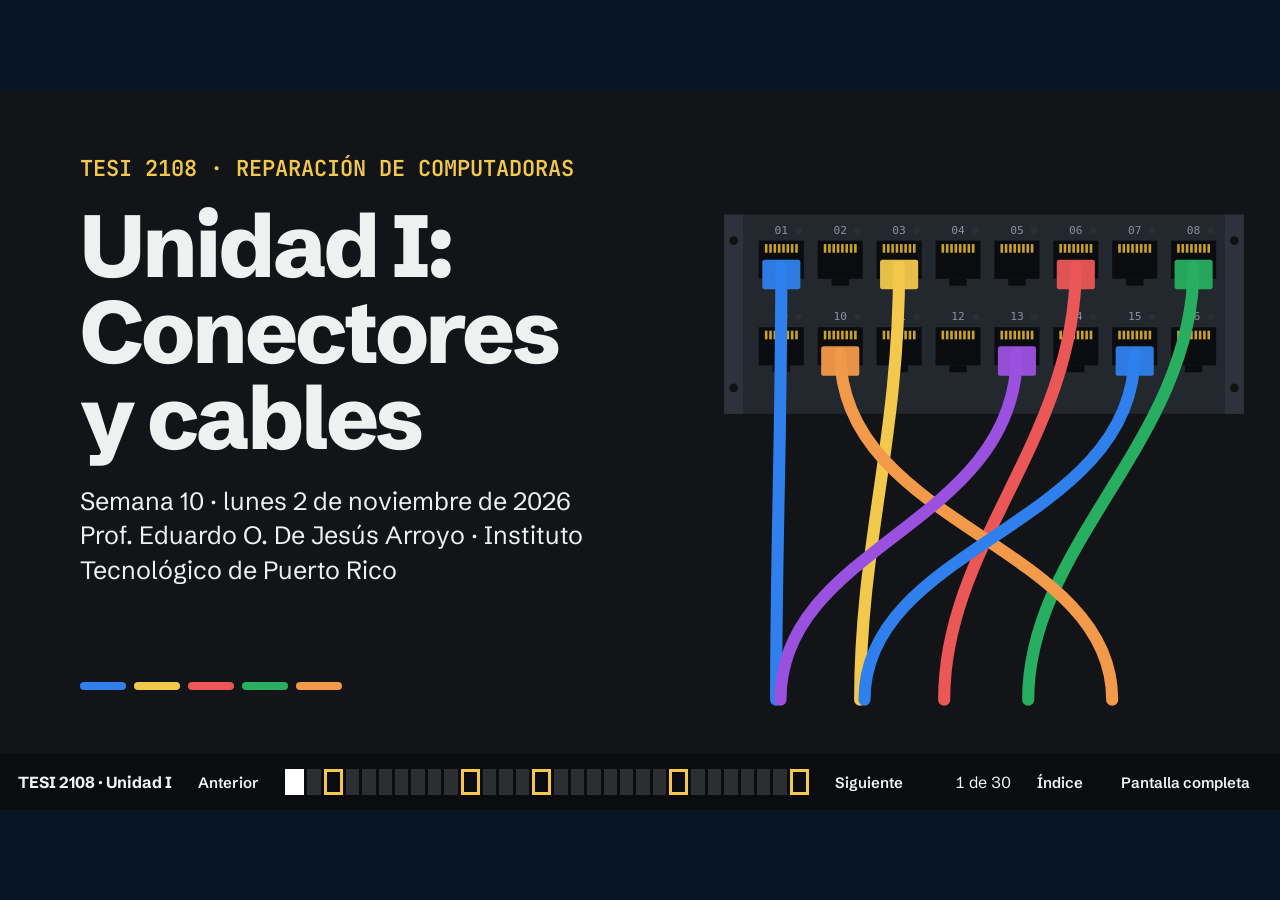
<file: unidadI.html>
<!doctype html>
<html lang="es">
<head>
<meta charset="utf-8">
<meta name="viewport" content="width=device-width,initial-scale=1">
<title>Unidad I: Conectores y cables · TESI 2108</title>
<meta name="description" content="TESI 2108 Reparación de Computadoras. Unidad I: conectores y cables de video, de almacenamiento, de periféricos, de red y de teléfono, contada con el panel de parcheo.">
<link rel="preload" href="assets/fonts/schibsted-grotesk-latin-800-normal.woff2" as="font" type="font/woff2" crossorigin>
<link rel="stylesheet" href="assets/deck.css">
<style>
/* Tema de la Unidad I: el panel de parcheo. Cables de colores que se dibujan hasta los puertos; LED de enlace. */
:root{--ground:#F2F4F3;--tone:#E1E5E3;--tone2:#C9CFCC;--ink:#15181C;--soft:#4A5158;--accent:#2F80ED;--accent-ink:#fff;--field:#121418;--field-ink:#EEF1F0;--hi:#F2C94C;--cb:#2F80ED;--cy:#F2C94C;--cr:#EB5757;--cg:#27AE60;--co:#F2994A}
#bar{background:#0B0C0F}
#map button.ch{background:transparent;box-shadow:inset 0 0 0 3px var(--hi)}
#map button.ch.seen{background:var(--hi)}
#map button.cur,#map button.ch.cur{background:#fff;box-shadow:none}
button.go{background:var(--accent);color:#fff}
button[aria-pressed=true]{background:var(--ink);color:#fff}

/* capítulos: panel de parcheo */
.pp-ch{position:absolute;inset:0;padding:64px 80px;display:flex;flex-direction:column}
.pp-ch .tag{font:600 22px var(--mono);color:var(--hi)}
.pp-ch .ch-title{font-size:66px;line-height:.98;letter-spacing:-.035em;font-weight:800;max-width:600px;margin-top:18px}
.pp-ch .what{font-size:25px;line-height:1.38;max-width:560px;margin-top:22px;opacity:.86}
.pp-ch .wires{margin-top:auto;display:flex;gap:8px}
.pp-ch .wires i{width:46px;height:8px;border-radius:4px}
svg.panel{position:absolute;right:36px;top:90px;width:520px;height:485px;overflow:visible}
svg.panel .cab{fill:none;stroke-width:14;stroke-linecap:round;stroke-dasharray:900;stroke-dashoffset:900}
.slide.on svg.panel .cab{animation:draw 1.2s cubic-bezier(.3,.7,.2,1) forwards}
@keyframes draw{to{stroke-dashoffset:0}}
svg.panel .led{fill:#2a2f36}
.slide.on svg.panel .led.lk{animation:link .9s 1.4s steps(2) infinite}
@keyframes link{0%{fill:#2BD96B}50%{fill:#0d5a2a}}

/* bloques */
.ficha{background:#fff;padding:20px 24px}
.ficha .k{font:600 17px var(--mono);color:var(--accent)}
.ficha h3{margin-top:4px}
.ficha p{font-size:20px;line-height:1.4;margin-top:8px;color:var(--soft)}
.grid4{display:grid;grid-template-columns:1fr 1fr;gap:18px}
figure.foto{margin:0;background:#fff;padding:10px;display:flex;flex-direction:column}
figure.foto .ph{flex:1;min-height:0;position:relative;background:var(--tone);overflow:hidden}
figure.foto img{position:absolute;inset:0;width:100%;height:100%;object-fit:cover}
figure.foto.contain img{object-fit:contain;background:#fff}
figure.foto figcaption{font-size:15px;line-height:1.3;margin-top:7px;color:var(--soft)}
figure.foto .ph .alt{position:absolute;inset:0;display:none;align-items:center;justify-content:center;text-align:center;padding:16px;font-size:20px;font-weight:600;color:var(--soft)}
figure.foto.nofoto .ph .alt{display:flex}
.msg{background:#fff;padding:14px 18px;font-size:21px;min-height:56px;margin-top:14px}
.stat{background:var(--field);color:var(--field-ink);padding:16px 20px}
.stat .v{font-size:40px;font-weight:800;letter-spacing:-.03em;line-height:1.05;color:var(--hi)}
.stat .l{font-size:19px;margin-top:6px}
.seg{display:flex;gap:8px;flex-wrap:wrap}
.seg button{font-size:18px}
.gal{display:grid;grid-template-columns:420px 1fr;gap:24px;margin-top:16px}
h3.sm{font-size:19px;margin-top:12px}

/* señal */
.sig{display:grid;grid-template-columns:repeat(5,1fr);gap:10px;align-items:center;margin-top:24px}
.sig .bx{background:#fff;padding:14px;text-align:center;font-size:18px;font-weight:700;min-height:96px;display:flex;align-items:center;justify-content:center}
.sig .bx.hot{background:var(--hi)}
.sig .ln{height:80px;background:var(--field);position:relative;overflow:hidden}
.sig .ln svg{position:absolute;inset:0;width:200%;height:100%;animation:flow 1.6s linear infinite}
@keyframes flow{to{transform:translateX(-50%)}}

/* VGA */
.vga{display:grid;grid-template-columns:520px 1fr;gap:24px;margin-top:14px}
.de15{background:#2B5AA8;padding:26px 30px;clip-path:polygon(0 0,100% 0,92% 100%,8% 100%);display:flex;flex-direction:column;gap:14px;align-items:center}
.de15 .r{display:flex;gap:22px}
.de15 button{width:52px;height:52px;border-radius:50%;padding:0;background:#E6EBF2;color:#123;font:700 17px var(--mono)}
.de15 button.bent{background:#C0392B;color:#fff}
.de15 button.nopin{background:#1c3f78;color:#7e9cc9}
.tbar{display:flex;height:150px;margin-top:12px;border:8px solid #22252D}
.tbar i{flex:1}
.tbar.shake{animation:shk .18s steps(2) infinite}
@keyframes shk{50%{transform:translateX(10px) skewX(6deg)}}

/* DVI */
.dvi{display:flex;gap:26px;align-items:center;justify-content:center;background:#fff;padding:22px;height:200px}
.dvi .pins{display:grid;grid-template-columns:repeat(8,28px);gap:10px}
.dvi .pins i{width:28px;height:28px;background:#C9A227}
.dvi .pins i.off{background:transparent;outline:2px dashed var(--tone2)}
.dvi .x{position:relative;width:110px;height:110px}
.dvi .x b{position:absolute;left:10px;right:10px;top:48px;height:14px;background:#C9A227}
.dvi .x i{position:absolute;width:24px;height:24px;background:#C9A227}
.dvi .x i.off{background:transparent;outline:2px dashed var(--tone2)}

/* tabla */
table.t2{width:100%;border-collapse:collapse;font-size:19px;background:#fff}
table.t2 th{background:var(--field);color:#fff;text-align:left;padding:10px 12px}
table.t2 td{padding:10px 12px;border-bottom:1px solid var(--tone)}
table.t2 tr.hl td{background:#FFF3C4}
table.t2 tr.dim td{color:#aab0b6}

/* adaptadores */
.ad{display:grid;grid-template-columns:1fr 1fr;gap:24px;margin-top:12px}
.chain{display:flex;align-items:center;gap:10px;margin-top:10px}
.chain div{background:#fff;padding:12px 14px;font-weight:700;font-size:18px;flex:1;text-align:center}
.chain span{font:700 24px var(--mono);color:var(--accent)}
.screen{height:150px;margin-top:12px;border:10px solid #22252D;display:flex;align-items:center;justify-content:center;font:700 26px var(--mono);color:#fff;background:#000}
.screen.ok{background:linear-gradient(120deg,#ff6b3b,#ffd23f 30%,#2bd96b 55%,#3b7bff 80%,#8b3bff)}

/* coaxial */
.coax{display:grid;grid-template-columns:330px 1fr;gap:24px;margin-top:14px}
.ring4{position:relative;width:300px;height:300px}
.ring4 button{position:absolute;border-radius:50%;padding:0;left:50%;top:50%;transform:translate(-50%,-50%)}
.ring4 button[aria-pressed=true]{outline:5px solid var(--hi);outline-offset:-5px}

/* escenarios */
.scn{display:grid;grid-template-columns:1fr 1fr;gap:14px;margin-top:14px}
.scn .sc{background:#fff;padding:16px 18px}
.scn .sc h3{font-size:22px}
.scn .sc .op{display:flex;flex-direction:column;gap:6px;margin-top:8px}
.scn .sc .op button{text-align:left;font-size:17px;padding:9px 12px;background:var(--tone)}
.scn .sc .op button.ok{background:#1E9E4F;color:#fff}
.scn .sc .op button.bad{background:#C0392B;color:#fff}
.scn .sc p{font-size:17px;margin-top:6px;color:var(--soft);min-height:24px}

/* PATA y SCSI */
.sim2{display:grid;grid-template-columns:1fr 1fr;gap:24px;margin-top:12px}
.drv{background:#fff;padding:12px 14px;margin-top:8px}
.drv b{font-size:19px}
.ribbon{height:22px;background:repeating-linear-gradient(90deg,#d8d8d8 0 4px,#bdbdbd 4px 6px);border-top:4px solid #C0392B;margin:10px 0;position:relative}
.scsi{display:flex;gap:10px;align-items:stretch;margin-top:10px}
.scsi .dev{background:#fff;padding:10px;flex:1;text-align:center;font-size:16px;font-weight:600}
.scsi .dev select{font-size:17px;margin-top:6px}
.scsi .dev.ctl{background:var(--field);color:#fff}

/* USB */
.usb{margin-top:12px;display:flex;flex-direction:column;gap:7px}
.usb button{display:grid;grid-template-columns:230px 1fr 120px;gap:12px;align-items:center;background:#fff;padding:7px 12px;font-size:17px;text-align:left}
.usb button b{display:block;height:22px;background:var(--accent)}
.usb button[aria-pressed=true]{background:var(--ink);color:#fff}
.usb button[aria-pressed=true] b{background:var(--hi)}

/* RJ-45 */
.rj{display:grid;grid-template-columns:1fr 360px;gap:24px;margin-top:12px}
.wires8{display:flex;gap:8px;height:200px;background:#fff;padding:16px;align-items:stretch}
.wires8 div{flex:1;display:flex;flex-direction:column;align-items:center;gap:6px;font:600 15px var(--mono)}
.wires8 div i{flex:1;width:100%;border-radius:4px}

/* juego de identificación */
.idg{display:grid;grid-template-columns:1fr 1fr;gap:24px;margin-top:14px}
.idg .card{background:var(--field);color:#fff;padding:26px;min-height:200px;display:flex;flex-direction:column;justify-content:center}
.idg .card .k{font:600 17px var(--mono);color:var(--hi)}
.idg .card h3{font-size:34px;margin-top:8px;line-height:1.15}
.idg .ops{display:grid;grid-template-columns:1fr 1fr;gap:10px}
.idg .ops button{font-size:20px;padding:16px;background:#fff;text-align:left}
.idg .ops button.ok{background:#1E9E4F;color:#fff}
.idg .ops button.bad{background:#C0392B;color:#fff}

/* diagnóstico y ejercicio */
.dx{display:grid;grid-template-columns:400px 1fr;gap:24px;margin-top:16px}
.dx .list{display:flex;flex-direction:column;gap:9px}
.dx .list button{text-align:left;font-size:19px;padding:12px 16px;background:#fff}
.dx .list button[aria-pressed=true]{background:var(--ink);color:#fff}
.dx .ans{background:#fff;padding:22px 26px;min-height:320px}
.dx .ans .k{font:600 17px var(--mono);color:var(--accent)}
.dx .ans p{font-size:22px;margin-top:6px}
.quiz{margin-top:16px}
.quiz .qz-q{font-size:30px;font-weight:700;line-height:1.2;min-height:76px}
.quiz .ops{display:grid;grid-template-columns:1fr 1fr;gap:12px;margin-top:16px}
.quiz .ops button{text-align:left;font-size:22px;padding:16px 18px;background:#fff;color:var(--ink)}
.quiz .ops button.ok{background:#1E9E4F;color:#fff}
.quiz .ops button.bad{background:#C0392B;color:#fff}
.quiz .why{font-size:21px;margin-top:14px;min-height:62px;background:var(--tone);padding:12px 16px}
.quiz .foot{display:flex;justify-content:space-between;align-items:center;margin-top:14px;font-size:21px;font-weight:600}
.dots{display:flex;gap:6px}.dots i{width:22px;height:10px;background:var(--tone2)}.dots i.ok{background:#1E9E4F}.dots i.bad{background:#C0392B}.dots i.cur{background:var(--ink)}
.discrow{position:absolute;left:72px;right:72px;bottom:40px}
.slide.field-hi{background:var(--hi)}
.field-hi .q{font-size:52px;line-height:1.05;letter-spacing:-.03em;font-weight:800;max-width:1120px}
.cred-list{columns:3;column-gap:28px;font-size:12.5px;line-height:1.35;margin-top:10px;padding-left:22px}
.cred-list a{color:var(--ink)}
</style>
</head>
<body>
<div id="viewport"><div id="stage" data-name="TESI 2108 · Unidad I">

<!-- portada -->
<section class="slide chapter" data-title="Portada">
  <div class="pp-ch">
    <div class="tag" data-a>TESI 2108 · REPARACIÓN DE COMPUTADORAS</div>
    <h1 class="mask" style="margin-top:20px;font-size:88px;max-width:600px;line-height:.98"><span>Unidad I: Conectores y cables</span></h1>
    <p class="what" data-a>Semana 10 · lunes 2 de noviembre de 2026<br>Prof. Eduardo O. De Jesús Arroyo · Instituto Tecnológico de Puerto Rico</p>
    <div class="wires" data-a></div>
  </div>
  <svg class="panel" data-ports="1,3,6,8,10,13,15" viewBox="0 0 600 560"></svg>
</section>

<section class="slide" data-title="Al terminar la clase">
  <h2 class="mask"><span>Al terminar la clase podrás…</span></h2>
  <div class="grid4 gap">
    <div class="ficha" data-a><div class="k">VGA · DVI · HDMI · DISPLAYPORT · USB-C</div><h3>Distinguir</h3><p>Conectores y cables de video analógicos y digitales.</p></div>
    <div class="ficha" data-a><div class="k">SEÑAL · RESOLUCIÓN · DISTANCIA</div><h3>Seleccionar</h3><p>El cable o adaptador correcto.</p></div>
    <div class="ficha" data-a><div class="k">SATA · USB · PS/2 · RJ-45 · RJ-11</div><h3>Identificar</h3><p>Conectores de almacenamiento, periféricos, red y teléfono.</p></div>
    <div class="ficha" data-a><div class="k">CAMBIA EL CABLE PRIMERO</div><h3>Diagnosticar</h3><p>Fallas comunes causadas por cables y conectores.</p></div>
  </div>
</section>

<!-- CAP 1 -->
<section class="slide chapter" data-title="01 · Conectores de visualización">
  <div class="pp-ch">
    <div class="tag" data-a>PUERTO 01</div>
    <h2 class="ch-title mask"><span>Conectores de visualización</span></h2>
    <p class="what" data-a>VGA, DVI, HDMI, DisplayPort y USB-C. Y los adaptadores.</p>
    <div class="wires" data-a></div>
  </div>
  <svg class="panel" data-ports="1" viewBox="0 0 600 560"></svg>
</section>

<section class="slide" data-title="Señal analógica y digital">
  <h2 class="mask"><span>VGA convierte dos veces; HDMI no</span></h2>
  <div class="seg" id="sg" data-a style="margin-top:12px"><button data-s="vga">Tarjeta → VGA → monitor LCD</button><button data-s="dig">Tarjeta → HDMI/DP → monitor LCD</button></div>
  <div class="sig" id="sig" data-a></div>
  <div class="grid4" data-a style="margin-top:18px">
    <div class="ficha"><div class="k">ANALÓGICA</div><h3>Voltajes que varían</h3><p>VGA, DVI-A, componente, S-video y compuesto. Se degrada poco a poco: fantasmas y borrosidad.</p></div>
    <div class="ficha"><div class="k">DIGITAL</div><h3>Datos en bits</h3><p>DVI-D, HDMI, DisplayPort y USB-C. Funciona bien o falla de golpe. HDMI y DP llevan audio.</p></div>
  </div>
</section>

<section class="slide" data-title="VGA (DE-15)">
  <h2 class="mask"><span>VGA: toca un pin… o dóblalo</span></h2>
  <div class="vga">
    <div data-a>
      <div class="de15" id="de15"></div>
      <div class="row" style="margin-top:12px"><div class="seg" id="vm"><button data-m="info">Ver función</button><button data-m="bend">Doblar pin</button></div><button id="vfix">Cable nuevo</button></div>
      <div class="tbar" id="vbar"></div>
    </div>
    <div data-a>
      <div class="stat"><div class="v" id="vv">15 pines · 3 filas</div><div class="l" id="vl">Rojo, verde, azul y sincronía horizontal y vertical. No lleva audio.</div></div>
      <div class="msg" id="vmsg" style="min-height:96px">Toca un pin para ver su función.</div>
      <figure class="foto" style="height:160px;margin-top:10px"><div class="ph"><img data-cm="Male VGA connector.jpg" alt="Conector VGA macho azul con tornillos"><div class="alt">Conector VGA</div></div><figcaption>Azul, con dos tornillos. Uso actual: proyectores y equipo heredado.</figcaption></figure>
    </div>
  </div>
</section>

<section class="slide" data-title="DVI">
  <h2 class="mask"><span>DVI: lee la forma del conector</span></h2>
  <div class="seg" id="dv" data-a style="margin-top:12px"><button data-d="D">DVI-D</button><button data-d="I">DVI-I</button><button data-d="A">DVI-A</button><span style="width:20px"></span><button data-l="2">Dual link</button><button data-l="1">Single link</button></div>
  <div class="cols" style="grid-template-columns:1fr 330px;gap:20px;margin-top:12px">
    <div data-a><div class="dvi" id="dvi"></div><div class="ficha" style="margin-top:12px"><div class="k" id="dk"></div><h3 id="dh"></h3><p id="dp"></p></div></div>
    <div data-a style="display:flex;flex-direction:column;gap:10px">
      <figure class="foto" style="height:180px"><div class="ph"><img data-cm="DVI-I male connector.jpg" alt="Conector DVI-I macho con los cuatro pines alrededor de la cruz"><div class="alt">DVI-I</div></div><figcaption>DVI-I: cuatro pines alrededor de la cruz.</figcaption></figure>
      <figure class="foto" style="height:180px"><div class="ph"><img data-cm="DVI-D Connector.jpg" alt="Conector DVI-D sin pines alrededor de la cruz"><div class="alt">DVI-D</div></div><figcaption>DVI-D: solo la cruz, sin pines analógicos.</figcaption></figure>
    </div>
  </div>
</section>

<section class="slide" data-title="HDMI">
  <h2 class="mask"><span>HDMI: video y audio en un cable</span></h2>
  <div class="cols" style="grid-template-columns:440px 1fr;gap:24px;margin-top:14px">
    <div data-a>
      <figure class="foto contain" style="height:240px"><div class="ph"><img data-cm="HDMI Connector Types.png" alt="Diagrama de los tipos de conector HDMI A, B, C, D y E"><div class="alt">Tipos de HDMI</div></div><figcaption>Tipo A estándar (19 pines), C mini y D micro. El B nunca se usó.</figcaption></figure>
      <div class="seg" style="margin-top:12px" id="hf"><button data-f="0">CEC</button><button data-f="1">ARC/eARC</button><button data-f="2">HDCP</button></div>
      <div class="msg" id="hfm" style="min-height:84px">Toca una función.</div>
    </div>
    <div data-a>
      <h3>Versión del puerto y del cable</h3>
      <div class="seg" id="hv" style="margin-top:8px"><button data-v="0">HDMI 1.4</button><button data-v="1">HDMI 2.0</button><button data-v="2">HDMI 2.1</button></div>
      <div class="stat" style="margin-top:12px"><div class="v" id="hvv"></div><div class="l" id="hvl"></div></div>
      <p class="body" style="margin-top:14px">HDMI usa la misma señal digital (TMDS) que DVI: por eso el adaptador DVI-D ↔ HDMI es pasivo. Para 4K a 120 Hz, puerto y cable HDMI 2.1 certificado Ultra High Speed.</p>
    </div>
  </div>
</section>

<section class="slide" data-title="DisplayPort y USB-C">
  <h2 class="mask"><span>DisplayPort y USB-C</span></h2>
  <div class="cols" style="grid-template-columns:repeat(3,1fr);gap:16px;margin-top:14px">
    <div data-a><figure class="foto" style="height:180px"><div class="ph"><img data-cm="DisplayPort connector-male-front oblique PNr°0441.jpg" alt="Conector DisplayPort con una esquina recortada"><div class="alt">DisplayPort</div></div></figure><div class="ficha"><div class="k">20 PINES · ESQUINA RECORTADA</div><h3>DisplayPort</h3><p>Pestaña de seguridad. Video y audio; monitores en cadena (MST).</p></div></div>
    <div data-a><figure class="foto" style="height:180px"><div class="ph"><img data-cm="Mini DisplayPort 7772.jpg" alt="Puertos de una laptop; el pequeño de la derecha es Mini DisplayPort"><div class="alt">Mini DisplayPort</div></div></figure><div class="ficha"><div class="k">VERSIÓN COMPACTA</div><h3>Mini DisplayPort</h3><p>El puerto pequeño de la derecha. Mismo conector que Thunderbolt 1 y 2.</p></div></div>
    <div data-a><figure class="foto" style="height:180px"><div class="ph"><img data-cm="Two USB-C connectors being held.jpg" alt="Dos conectores USB-C"><div class="alt">USB-C</div></div></figure><div class="ficha"><div class="k">REVERSIBLE · 24 PINES</div><h3>USB-C</h3><p>Video, datos y carga, si el puerto admite modo alterno.</p></div></div>
  </div>
  <div class="cols" data-a style="grid-template-columns:auto 1fr;gap:18px;margin-top:14px;align-items:center">
    <div><b style="font-size:20px">¿Este USB-C da video? Mira el símbolo:</b><div class="seg" id="uc" style="margin-top:8px"><button data-u="0">Sin símbolo</button><button data-u="1">D (DisplayPort)</button><button data-u="2">Rayo (Thunderbolt)</button></div></div>
    <div class="msg" id="ucm" style="margin-top:0"></div>
  </div>
</section>

<section class="slide" data-title="Comparación de conectores">
  <h2 class="mask"><span>Comparación de conectores de video</span></h2>
  <div class="seg" id="cf" data-a style="margin-top:12px"><button data-f="all">Todos</button><button data-f="a">Llevan analógica</button><button data-f="d">Solo digital</button><button data-f="au">Llevan audio</button></div>
  <table class="t2" id="ct" data-a style="margin-top:12px">
    <tr><th>Conector</th><th>Señal</th><th>Audio</th><th>Uso típico</th></tr>
    <tr data-c="a"><td>VGA</td><td>Analógica</td><td>No</td><td>Proyectores y equipo heredado</td></tr>
    <tr data-c="d"><td>DVI-D</td><td>Digital</td><td>No</td><td>Monitores de oficina antiguos</td></tr>
    <tr data-c="a d"><td>DVI-I</td><td>Digital y analógica</td><td>No</td><td>Tarjetas de video antiguas</td></tr>
    <tr data-c="d au"><td>HDMI</td><td>Digital</td><td>Sí</td><td>Televisores, monitores y consolas</td></tr>
    <tr data-c="d au"><td>DisplayPort</td><td>Digital</td><td>Sí</td><td>Monitores de PC y varias pantallas</td></tr>
    <tr data-c="d au"><td>USB-C (modo alterno)</td><td>Digital</td><td>Sí</td><td>Laptops y estaciones de acoplamiento</td></tr>
  </table>
  <p class="small" data-a style="margin-top:10px">En la torre del salón: ¿cuáles están en la tarjeta de video y cuáles en la placa madre (video integrado)?</p>
</section>

<section class="slide" data-title="Adaptadores">
  <h2 class="mask"><span>Simulador: ¿pasivo o activo?</span></h2>
  <div class="ad">
    <div data-a>
      <h3 class="sm" style="margin-top:0">Puerto de la computadora</h3><div class="seg" id="as" style="margin-top:6px"><button data-v="dp">DisplayPort</button><button data-v="dpp">DP++ (dual-mode)</button><button data-v="hdmi">HDMI</button><button data-v="dvii">DVI-I</button><button data-v="dvid">DVI-D</button><button data-v="ucdp">USB-C con video</button><button data-v="uc">USB-C sin video</button></div>
      <h3 class="sm">Pantalla o proyector</h3><div class="seg" id="ad" style="margin-top:6px"><button data-v="vga">VGA</button><button data-v="hdmi">HDMI</button><button data-v="dp">DisplayPort</button><button data-v="dvid">DVI-D</button></div>
      <h3 class="sm">Adaptador</h3><div class="seg" id="aa" style="margin-top:6px"><button data-v="pas">Pasivo (solo cambia la forma)</button><button data-v="act">Activo (con chip)</button></div>
    </div>
    <div data-a>
      <div class="chain"><div id="c1"></div><span>→</span><div id="c2"></div><span>→</span><div id="c3"></div></div>
      <div class="screen" id="scr"></div>
      <div class="msg" id="am" style="min-height:96px"></div>
    </div>
  </div>
</section>

<!-- CAP 2 -->
<section class="slide chapter" data-title="02 · Cables de visualización">
  <div class="pp-ch">
    <div class="tag" data-a>PUERTO 02</div>
    <h2 class="ch-title mask"><span>Cables de visualización</span></h2>
    <p class="what" data-a>Componente, S-video, RGB, coaxial y Ethernet.</p>
    <div class="wires" data-a></div>
  </div>
  <svg class="panel" data-ports="2,10" viewBox="0 0 600 560"></svg>
</section>

<section class="slide" data-title="Cables de video analógicos">
  <h2 class="mask"><span>Cables de video analógicos</span></h2>
  <div class="gal">
    <figure class="foto" data-a style="height:420px"><div class="ph"><img id="g1-img" alt=""><div class="alt" id="g1-alt"></div></div><figcaption id="g1-cap"></figcaption></figure>
    <div data-a>
      <div class="seg" id="g1-tabs"></div>
      <div class="ficha" style="margin-top:14px;min-height:220px"><div class="k" id="g1-k"></div><h3 id="g1-h" style="font-size:32px"></h3><p id="g1-p" style="font-size:21px"></p></div>
      <div style="margin-top:14px"><b style="font-size:18px">Calidad, de mejor a peor:</b><div style="display:flex;gap:6px;margin-top:6px;font:600 16px var(--mono)" id="qrank"></div></div>
    </div>
  </div>
</section>

<section class="slide" data-title="Coaxial y Ethernet">
  <h2 class="mask"><span>Coaxial y Ethernet</span></h2>
  <div class="coax">
    <div data-a><div class="ring4" id="ring4"></div><div class="msg" id="cxm" style="min-height:90px">Toca cada capa del cable coaxial.</div></div>
    <div data-a>
      <div class="cols" style="grid-template-columns:repeat(4,1fr);gap:10px">
        <figure class="foto" style="height:150px"><div class="ph"><img data-cm="F-Stecker und Kabel.jpg" alt="Conector F de rosca en un cable coaxial"><div class="alt">Conector F</div></div><figcaption>RG-6 con conector F: TV por cable y módem.</figcaption></figure>
        <figure class="foto" style="height:150px"><div class="ph"><img data-cm="BNC connector 20050720 001.jpg" alt="Conector BNC"><div class="alt">BNC</div></div><figcaption>RG-59 con BNC: cámaras CCTV.</figcaption></figure>
        <figure class="foto" style="height:150px"><div class="ph"><img data-cm="UTP Cat 6.jpg" alt="Cable UTP Cat 6 con sus pares trenzados"><div class="alt">UTP Cat 6</div></div><figcaption>UTP Cat 6: pares trenzados.</figcaption></figure>
        <figure class="foto contain" style="height:150px"><div class="ph"><img data-cm="HDBaseT-Lite Technology HDMI Extender Receiver.png" alt="Transmisor y receptor HDBaseT"><div class="alt">HDBaseT</div></div><figcaption>Extensor HDBaseT.</figcaption></figure>
      </div>
      <div class="grid4" style="margin-top:12px">
        <div class="ficha"><div class="k">COAXIAL · 75 Ω</div><h3>Blindado</h3><p>RG-6 (conector F de rosca) y RG-59 (BNC, cuarto de vuelta).</p></div>
        <div class="ficha"><div class="k">ETHERNET · RJ-45</div><h3>Video por la red</h3><p>Cámaras IP, o extensores HDMI/HDBaseT hasta ~100 m por Cat 6.</p></div>
      </div>
    </div>
  </div>
</section>

<section class="slide" data-title="¿Qué cable escojo?">
  <h2 class="mask"><span>¿Qué cable escojo? Cuatro casos</span></h2>
  <div class="scn" id="scn" data-a></div>
</section>

<!-- CAP 3 -->
<section class="slide chapter" data-title="03 · Conectores de dispositivos">
  <div class="pp-ch">
    <div class="tag" data-a>PUERTO 03</div>
    <h2 class="ch-title mask"><span>Conectores de dispositivos</span></h2>
    <p class="what" data-a>SATA, PATA, eSATA, SCSI, USB, FireWire, PS/2, serie, paralelo, red y teléfono.</p>
    <div class="wires" data-a></div>
  </div>
  <svg class="panel" data-ports="3,7,11,14" viewBox="0 0 600 560"></svg>
</section>

<section class="slide" data-title="SATA y PATA">
  <h2 class="mask"><span>Almacenamiento interno: SATA y PATA</span></h2>
  <div class="gal" style="grid-template-columns:400px 1fr">
    <div data-a><figure class="foto" style="height:300px"><div class="ph"><img id="g2-img" alt=""><div class="alt" id="g2-alt"></div></div><figcaption id="g2-cap"></figcaption></figure>
      <div class="seg" id="g2-tabs" style="margin-top:10px"></div></div>
    <div data-a>
      <div class="ficha" style="min-height:170px"><div class="k" id="g2-k"></div><h3 id="g2-h" style="font-size:28px"></h3><p id="g2-p"></p></div>
      <h3 class="sm">Simulador PATA: dos unidades en un cable</h3>
      <div class="ribbon"></div>
      <div class="cols" style="grid-template-columns:1fr 1fr;gap:10px">
        <div class="drv"><b>Disco (conector del extremo)</b><div class="seg" id="ja" style="margin-top:6px"><button data-j="M">Master</button><button data-j="S">Slave</button><button data-j="CS">Cable select</button></div></div>
        <div class="drv"><b>DVD (conector del medio)</b><div class="seg" id="jb" style="margin-top:6px"><button data-j="M">Master</button><button data-j="S">Slave</button><button data-j="CS">Cable select</button></div></div>
      </div>
      <div class="msg" id="jm"></div>
    </div>
  </div>
</section>

<section class="slide" data-title="eSATA y SCSI">
  <h2 class="mask"><span>eSATA y SCSI</span></h2>
  <div class="sim2">
    <div data-a>
      <figure class="foto" style="height:200px"><div class="ph"><img data-cm="SATA2 und eSATA-Stecker.jpg" alt="Conector SATA interno en forma de L junto a un conector eSATA"><div class="alt">SATA y eSATA</div></div><figcaption>Izquierda: SATA interno (en L). Derecha: eSATA (blindado, sin L).</figcaption></figure>
      <div class="ficha" style="margin-top:10px"><div class="k">ESATA · 3 O 6 GBPS · HASTA 2 M</div><h3>SATA para discos externos</h3><p>No se intercambia con el interno y no lleva energía; eSATAp combina eSATA y USB con energía.</p></div>
    </div>
    <div data-a>
      <h3>Simulador SCSI: IDs y terminación</h3>
      <div class="scsi" id="scsi"></div>
      <label style="display:flex;gap:10px;align-items:center;font-size:19px;margin-top:10px"><input type="checkbox" id="term" style="width:24px;height:24px"> Terminador en el último dispositivo</label>
      <div class="msg" id="scm" style="min-height:90px"></div>
      <figure class="foto" style="height:120px;margin-top:8px"><div class="ph"><img data-cm="SCSI 2 connector.jpg" alt="Conector SCSI interno en una unidad"><div class="alt">SCSI</div></div><figcaption>Conector SCSI interno. Sucesor: SAS.</figcaption></figure>
    </div>
  </div>
</section>

<section class="slide" data-title="USB: versiones">
  <h2 class="mask"><span>USB: versiones y velocidades</span></h2>
  <div class="cols" style="grid-template-columns:1fr 340px;gap:22px">
    <div class="usb" id="usb" data-a></div>
    <div data-a>
      <div class="stat" style="margin-top:12px"><div class="v" id="uv"></div><div class="l" id="ul"></div></div>
      <p class="small" style="margin-top:10px">Escala logarítmica: cada salto es mucho mayor. USB 3.0 = USB 3.1 Gen 1 = USB 3.2 Gen 1 (5 Gbps). Energía: 500 mA (2.0), 900 mA (3.x), hasta 240 W con USB PD 3.1. Cables: 5 m en 2.0; ~3 m en 3.x.</p>
    </div>
  </div>
</section>

<section class="slide" data-title="Conectores USB">
  <h2 class="mask"><span>Conectores USB</span></h2>
  <div class="cols" style="grid-template-columns:repeat(3,1fr);gap:16px;margin-top:16px">
    <div data-a><figure class="foto" style="height:250px"><div class="ph"><img data-cm="Connector USB 3 IMGP6033 wp.jpg" alt="Conector USB 3.0 Micro-B SuperSpeed"><div class="alt">USB 3.0</div></div></figure><div class="ficha"><div class="k">TIPO A · TIPO B</div><h3>A y B</h3><p>A: computadoras y cargadores. B: impresoras y escáneres. Azul suele indicar USB 3.x.</p></div></div>
    <div data-a><figure class="foto" style="height:250px"><div class="ph"><img data-cm="USB Micro-B USB 2.0 vs USB Micro-B SuperSpeed (USB 3.0).jpg" alt="Comparación de Micro-B USB 2.0 y Micro-B SuperSpeed"><div class="alt">Micro-B</div></div></figure><div class="ficha"><div class="k">MINI-B · MICRO-B · MICRO-B SS</div><h3>Mini y Micro</h3><p>Mini-B: cámaras antiguas. Micro-B: Android antiguos. Micro-B SuperSpeed: discos USB 3.0.</p></div></div>
    <div data-a><figure class="foto" style="height:250px"><div class="ph"><img data-cm="Two USB-C connectors being held.jpg" alt="Dos conectores USB-C"><div class="alt">USB-C</div></div></figure><div class="ficha"><div class="k">REVERSIBLE</div><h3>USB-C</h3><p>El único reversible: datos, video y carga.</p></div></div>
  </div>
</section>

<section class="slide" data-title="FireWire y PS/2">
  <h2 class="mask"><span>IEEE 1394 (FireWire) y PS/2</span></h2>
  <div class="grid4" style="margin-top:16px">
    <div data-a><figure class="foto" style="height:240px"><div class="ph"><img data-cm="Firewire 2types.jpg" alt="Conectores FireWire de 6 y 4 pines"><div class="alt">FireWire</div></div><figcaption>FireWire de 6 pines (con energía) y de 4 (sin energía).</figcaption></figure>
      <div class="ficha"><div class="k">400 MBPS (1394A) · 800 MBPS (1394B)</div><h3>FireWire</h3><p>Hasta 63 dispositivos en cadena. Videocámaras DV y audio profesional; hoy lo reemplazan USB y Thunderbolt.</p></div></div>
    <div data-a><figure class="foto" style="height:240px"><div class="ph"><img data-cm="PS2 keyboard and mouse ports.jpg" alt="Puertos PS/2 morado y verde en la parte trasera de una computadora"><div class="alt">PS/2</div></div><figcaption>Morado: teclado. Verde: ratón.</figcaption></figure>
      <div class="ficha"><div class="k">MINI-DIN DE 6 PINES</div><h3>PS/2</h3><p>No es hot-swap: conéctalo con el equipo apagado o puede no detectarse.</p></div></div>
  </div>
</section>

<section class="slide" data-title="Serie y paralelo">
  <h2 class="mask"><span>¿Serie o paralelo? Cuenta y mira el género</span></h2>
  <div class="cols" style="grid-template-columns:1fr 1fr 380px;gap:16px;margin-top:16px">
    <div data-a><figure class="foto" style="height:210px"><div class="ph"><img data-cm="9 pin d-sub connector male closeup.jpg" alt="Conector DB-9 macho de 9 pines"><div class="alt">DB-9</div></div></figure><div class="ficha"><div class="k">RS-232 · DB-9 MACHO</div><h3>Serie</h3><p>Un bit a la vez, hasta 115 kbps. COM1, COM2. Hoy: cable de consola de switches y routers.</p></div></div>
    <div data-a><figure class="foto" style="height:210px"><div class="ph"><img data-cm="Parallel computer printer port.jpg" alt="Puerto paralelo DB-25 hembra"><div class="alt">DB-25</div></div></figure><div class="ficha"><div class="k">IEEE 1284 · DB-25 HEMBRA</div><h3>Paralelo</h3><p>8 bits a la vez. La impresora usaba Centronics de 36 pines. Reemplazado por USB y la red.</p></div></div>
    <div data-a>
      <div class="stat"><div class="v" id="spq"></div><div class="l">en la parte trasera de la PC</div></div>
      <div class="seg" id="spa" style="margin-top:12px"><button data-a="s">Serie</button><button data-a="p">Paralelo</button><button data-a="v">VGA</button></div>
      <div class="msg" id="spm" style="min-height:96px"></div>
      <button id="spn" style="margin-top:8px">Otro conector</button>
    </div>
  </div>
</section>

<section class="slide" data-title="RJ-45 y RJ-11">
  <h2 class="mask"><span>Red y teléfono: RJ-45 y RJ-11</span></h2>
  <div class="rj">
    <div data-a>
      <div class="seg" id="tn"><button data-t="B">T568B</button><button data-t="A">T568A</button></div>
      <div class="wires8" id="w8" style="margin-top:10px"></div>
      <p class="small" style="margin-top:8px">Orden de los 8 hilos con el clip hacia abajo, del pin 1 al 8. La misma norma en ambos extremos = cable directo. Se practica en el curso de redes.</p>
    </div>
    <div data-a style="display:flex;flex-direction:column;gap:10px">
      <figure class="foto" style="height:150px"><div class="ph"><img data-cm="RJ-45 plug.jpg" alt="Conector RJ-45 ponchado en un cable de red"><div class="alt">RJ-45</div></div><figcaption>RJ-45 (8P8C): Ethernet hasta 100 m.</figcaption></figure>
      <figure class="foto contain" style="height:150px"><div class="ph"><img data-cm="WT-4 & RJ11 telephone plug.png" alt="Adaptador de enchufe telefónico con un conector RJ-11"><div class="alt">RJ-11</div></div><figcaption>RJ-11 (6P2C): línea telefónica, más angosto.</figcaption></figure>
      <div class="msg" style="margin-top:0;font-size:18px">El RJ-11 entra en un puerto RJ-45, pero no al revés, y puede doblar sus pines de los extremos.</div>
    </div>
  </div>
</section>

<!-- CAP 4 -->
<section class="slide chapter" data-title="04 · Identificación y fallas">
  <div class="pp-ch">
    <div class="tag" data-a>PUERTO 04 · SIN ENLACE</div>
    <h2 class="ch-title mask"><span>Identificación y fallas</span></h2>
    <p class="what" data-a>Reconocer a simple vista, síntomas comunes y buenas prácticas.</p>
    <div class="wires" data-a></div>
  </div>
  <svg class="panel" data-ports="4,12" viewBox="0 0 600 560"></svg>
</section>

<section class="slide" data-title="Guía rápida: juego">
  <h2 class="mask"><span>Guía rápida: ¿qué conector es?</span></h2>
  <div class="idg">
    <div data-a><div class="card"><div class="k" id="ik">1 DE 12</div><h3 id="ih"></h3></div><div class="stat" style="margin-top:12px"><div class="v" id="isc">0 de 0</div><div class="l">aciertos · cuenta pines y mira la forma, no solo el color</div></div></div>
    <div data-a><div class="ops" id="iops"></div><div class="msg" id="im" style="min-height:80px"></div><button class="go" id="inx" style="margin-top:8px">Siguiente</button></div>
  </div>
</section>

<section class="slide" data-title="Fallas por cables">
  <h2 class="mask"><span>Fallas causadas por cables y conectores</span></h2>
  <div class="dx"><div class="list" id="dx1" data-a></div>
    <div class="ans" data-a><div class="k" id="dx1-k">SÍNTOMA</div><h3 id="dx1-h" style="font-size:30px">Escoge un síntoma</h3><p id="dx1-c"></p><p id="dx1-s" style="color:var(--soft)"></p><p style="margin-top:14px;font-size:18px;color:var(--accent);font-weight:600">Método de seis pasos (Unidad G): la prueba más rápida es cambiar por un cable que se sabe que funciona.</p></div></div>
</section>

<section class="slide" data-title="Buenas prácticas">
  <h2 class="mask"><span>Buenas prácticas y seguridad</span></h2>
  <div class="cols" style="grid-template-columns:1fr 420px;gap:22px;margin-top:16px">
    <div class="grid4" data-a>
      <div class="ficha"><div class="k">01</div><h3>Sujeta por el conector</h3><p>Nunca hales el cable: se rompen los hilos internos.</p></div>
      <div class="ficha"><div class="k">02</div><h3>Alinea antes de empujar</h3><p>Casi todos entran en una sola posición. No fuerces.</p></div>
      <div class="ficha"><div class="k">03</div><h3>Apaga y usa pulsera ESD</h3><p>Antes de conectar PS/2, PATA, SCSI o energía interna.</p></div>
      <div class="ficha"><div class="k">04</div><h3>Organiza y etiqueta</h3><p>No dobles en exceso ni pises los cables; rotúlalos.</p></div>
    </div>
    <figure class="foto" data-a style="height:420px"><div class="ph"><img data-cm="Network Patch Panel Clean Front.jpg" alt="Gabinete de red con cables organizados y rotulados"><div class="alt">Cables organizados</div></div><figcaption>Así se ve un cableado organizado y rotulado.</figcaption></figure>
  </div>
</section>

<section class="slide field-hi" data-title="Actividad: identifica el conector">
  <p class="small" style="color:var(--ink);font-size:24px;font-weight:700">Actividad en el laboratorio A-208 · en parejas</p>
  <p class="q sub">Desconecta la torre de la corriente. Revisa la parte trasera y, con supervisión, el interior. Para cada conector anota nombre, tipo de señal y uso. Comparte uno que no esperabas encontrar.</p>
  <div class="discrow"><div class="timer" data-timer="1200"></div></div>
</section>

<section class="slide" data-title="Ejercicio corto">
  <h2 class="mask"><span>Ejercicio corto: seis preguntas</span></h2>
  <div class="quiz" id="qz" data-a>
    <div class="qz-q"></div><div class="ops"></div><div class="why"></div>
    <div class="foot"><div class="dots"></div><span class="qz-n"></span><button class="go qz-next">Siguiente</button></div>
  </div>
</section>

<section class="slide" data-title="Créditos y referencias">
  <h2 class="mask"><span>Créditos de las fotos y referencias</span></h2>
  <p class="small sub">Fotos de Wikimedia Commons, guardadas con la presentación. Cada enlace lleva a la página del archivo.</p>
  <ol class="cred-list" id="creds"></ol>
  <p class="small" style="margin-top:8px;font-size:15px">Referencias: Andrews, J., Dark, J., & West, J. (2020). <i>CompTIA A+ guide to IT technical support</i> (10th ed.). Cengage. · CompTIA. (2025). <i>A+ Core 1 (220-1201) exam objectives</i>. · HDMI Licensing Administrator. (s.f.). HDMI specifications. · Meyers, M. (2022). <i>CompTIA A+ all-in-one exam guide</i> (11th ed.). McGraw Hill. · USB-IF. (s.f.). USB specifications. · VESA. (s.f.). DisplayPort standard. · ITPR. (2026). Prontuario TESI 2108 (rev. mayo 2026).</p>
</section>

<section class="slide chapter" data-title="Cierre">
  <div class="pp-ch">
    <div class="tag" data-a>TODOS LOS PUERTOS CONECTADOS</div>
    <h2 class="ch-title mask"><span>¡Gracias! Próxima: BIOS y UEFI</span></h2>
    <p class="what" data-a>Lunes 9 de noviembre, Unidad J. Trae tus preguntas sobre conectores al laboratorio.</p>
    <div class="wires" data-a></div>
  </div>
  <svg class="panel" data-ports="1,2,3,4,5,6,7,8,9,10,11,12,13,14,15,16" viewBox="0 0 600 560"></svg>
</section>

</div></div>
<script src="assets/deck.js"></script>
<script src="assets/kit.js"></script>
<script>
(function(){
'use strict';
var $=function(i){return document.getElementById(i)};
var CRED={"Male VGA connector.jpg": {"f": "Male_VGA_connector", "a": "Swift.Hg", "l": "CC BY-SA 3.0"}, "DVI-I male connector.jpg": {"f": "DVI_I_male_connector", "a": "Klaus Eifert", "l": "CC BY-SA 3.0"}, "DVI-D Connector.jpg": {"f": "DVI_D_Connector", "a": "", "l": "CC BY-SA 2.5"}, "HDMI Connector Types.png": {"f": "HDMI_Connector_Types", "a": "C0nanPayne", "l": "CC0"}, "DisplayPort connector-male-front oblique PNr°0441.jpg": {"f": "DisplayPort_connector_male_front_oblique_PNr_0441", "a": "D-Kuru", "l": "CC BY-SA 3.0 at"}, "Mini DisplayPort 7772.jpg": {"f": "Mini_DisplayPort_7772", "a": "Ashley Pomeroy", "l": "CC BY-SA 4.0"}, "Two USB-C connectors being held.jpg": {"f": "Two_USB_C_connectors_being_held", "a": "Logant547", "l": "CC BY 4.0"}, "Component-cables.jpg": {"f": "Component_cables", "a": "Evan-Amos", "l": "Public domain"}, "Close-up of S-video female connector.jpg": {"f": "Close_up_of_S_video_female_connector", "a": "Nokia ST", "l": "CC BY-SA 3.0"}, "Composite-cables.jpg": {"f": "Composite_cables", "a": "Evan-Amos", "l": "Public domain"}, "F-Stecker und Kabel.jpg": {"f": "F_Stecker_und_Kabel", "a": "Peter Trieb", "l": "Public domain"}, "BNC connector 20050720 001.jpg": {"f": "BNC_connector_20050720_001", "a": "Jonas Bergsten", "l": "Public domain"}, "SATA Power Plug.jpg": {"f": "SATA_Power_Plug", "a": "Afrank99", "l": "CC BY-SA 3.0"}, "Serial ATA hard disk connected.jpg": {"f": "Serial_ATA_hard_disk_connected", "a": "Thomas Rosenau, User:Pumbaa80", "l": "CC BY-SA 2.5"}, "IDE cable 40 pin & 80 pin.jpg": {"f": "IDE_cable_40_pin_80_pin", "a": "User Smial on de.wikipedia", "l": "CC BY-SA 2.0 de"}, "Floppy Drive Cable-1.jpg": {"f": "Floppy_Drive_Cable_1", "a": "Shakespeare at English Wikibooks", "l": "CC BY-SA 3.0"}, "Molex female connector.jpg": {"f": "Molex_female_connector", "a": "w:es:Usuario:Barcex", "l": "CC BY-SA 2.5"}, "SATA2 und eSATA-Stecker.jpg": {"f": "SATA2_und_eSATA_Stecker", "a": "The original uploader was Smial at German Wikipedia.", "l": "CC BY-SA 2.0 de"}, "SCSI 2 connector.jpg": {"f": "SCSI_2_connector", "a": "DamianKleisinger", "l": "CC BY-SA 4.0"}, "Connector USB 3 IMGP6033 wp.jpg": {"f": "Connector_USB_3_IMGP6033_wp", "a": "smial (talk)", "l": "FAL"}, "USB Micro-B USB 2.0 vs USB Micro-B SuperSpeed (USB 3.0).jpg": {"f": "USB_Micro_B_USB_2_0_vs_USB_Micro_B_SuperSpeed_USB_3_0", "a": "William.wl.li", "l": "CC BY-SA 4.0"}, "Firewire 2types.jpg": {"f": "Firewire_2types", "a": "No machine-readable author provided. Edu-im assumed (based on copyright claims).", "l": "Public domain"}, "PS2 keyboard and mouse ports.jpg": {"f": "PS2_keyboard_and_mouse_ports", "a": "User:Daniel beardsmore", "l": "Public domain"}, "9 pin d-sub connector male closeup.jpg": {"f": "9_pin_d_sub_connector_male_closeup", "a": "User Mike1024", "l": "Public domain"}, "Parallel computer printer port.jpg": {"f": "Parallel_computer_printer_port", "a": "Duncan Lithgow", "l": "Public domain"}, "RJ-45 plug.jpg": {"f": "RJ_45_plug", "a": "Hatschepsut at Polish Wikipedia", "l": "CC BY-SA 3.0"}, "WT-4 & RJ11 telephone plug.png": {"f": "WT_4_RJ11_telephone_plug", "a": "AlgernonNS", "l": "Public domain"}, "Network Patch Panel Clean Front.jpg": {"f": "Network_Patch_Panel_Clean_Front", "a": "Robert.Harker", "l": "CC BY-SA 3.0"}, "HDBaseT-Lite Technology HDMI Extender Receiver.png": {"f": "HDBaseT_Lite_Technology_HDMI_Extender_Receiver", "a": "HDBaseT", "l": "CC BY-SA 4.0"}, "UTP Cat 6.jpg": {"f": "UTP_Cat_6", "a": "Talifero", "l": "CC BY-SA 3.0"}};
function press(cont,attr,val){[].forEach.call(cont.querySelectorAll('['+attr+']'),function(b){b.setAttribute('aria-pressed',String(b.getAttribute(attr))===String(val))})}
function each(el,fn){[].forEach.call(el.children,fn)}
function segs(id,attr,fn){each($(id),function(b){if(b.hasAttribute(attr))b.onclick=function(){fn(b.getAttribute(attr))}})}
Kit.photos('I',CRED);

/* ---------- capítulos: panel de parcheo ---------- */
var COLS=['#2F80ED','#F2C94C','#EB5757','#27AE60','#F2994A','#9B51E0'];
[].forEach.call(document.querySelectorAll('svg.panel'),function(svg){var on=svg.dataset.ports.split(',').map(Number),h='';
  h+='<rect x="0" y="40" width="600" height="230" fill="#23272E"/><rect x="0" y="40" width="22" height="230" fill="#2E333B"/><rect x="578" y="40" width="22" height="230" fill="#2E333B"/>';
  [70,240].forEach(function(y){h+='<circle cx="11" cy="'+y+'" r="5" fill="#111"/><circle cx="589" cy="'+y+'" r="5" fill="#111"/>'});
  for(var n=1;n<=16;n++){var r=n<=8?0:1,c=(n-1)%8,x=40+c*68,y=r?170:70;
    h+='<rect x="'+x+'" y="'+y+'" width="52" height="44" fill="#0B0C0F"/><rect x="'+(x+16)+'" y="'+(y+44)+'" width="20" height="8" fill="#0B0C0F"/>';
    for(var p=0;p<8;p++)h+='<rect x="'+(x+7+p*5)+'" y="'+(y+4)+'" width="3" height="10" fill="#C9A227"/>';
    h+='<text x="'+(x+26)+'" y="'+(y-8)+'" fill="#8A929C" font-family="monospace" font-size="13" text-anchor="middle">'+('0'+n).slice(-2)+'</text>';
    h+='<circle class="led'+(on.indexOf(n)>=0?' lk':'')+'" cx="'+(x+46)+'" cy="'+(y-12)+'" r="4"/>'}
  on.forEach(function(n,i){var r=n<=8?0:1,c=(n-1)%8,x=40+c*68+26,y=(r?170:70)+30,sx=60+((i*97)%480),col=COLS[i%COLS.length];
    h+='<path class="cab" stroke="'+col+'" style="animation-delay:'+(.2+i*.12)+'s" d="M'+sx+' 600 C '+sx+' 420, '+x+' '+(y+200)+', '+x+' '+y+'"/>';
    h+='<rect x="'+(x-22)+'" y="'+(y-8)+'" width="44" height="34" rx="3" fill="'+col+'" opacity=".95" class="plug" style="opacity:0;transition:opacity .2s '+(1.2+i*.12)+'s"/>'});
  svg.innerHTML=h});
document.addEventListener('deck:slide',function(e){[].forEach.call(document.querySelectorAll('svg.panel .plug'),function(p){p.style.opacity=0});[].forEach.call(e.detail.slide.querySelectorAll('svg.panel .plug'),function(p){p.style.opacity=.95})});
[].forEach.call(document.querySelectorAll('.pp-ch .wires'),function(w){w.innerHTML=COLS.slice(0,5).map(function(c){return '<i style="background:'+c+'"></i>'}).join('')});

/* ---------- señal ---------- */
function wave(an){var h='<svg viewBox="0 0 400 80" preserveAspectRatio="none">';
  if(an){var d='M0 40';for(var x=0;x<=400;x+=5)d+=' L'+x+' '+(40+Math.sin(x/16)*26*(1-((x%200)/600)));h+='<path d="'+d+'" stroke="#F2C94C" stroke-width="4" fill="none"/>'}
  else{var d2='M0 60',lv=60,bits=[1,0,1,1,0,0,1,0,1,1,0,1,0,0,1,0];bits=bits.concat(bits);for(var i=0;i<bits.length;i++){var ny=bits[i]?20:60;d2+=' L'+(i*12.5)+' '+ny+' L'+((i+1)*12.5)+' '+ny}h+='<path d="'+d2+'" stroke="#2BD96B" stroke-width="4" fill="none"/>'}
  return h+'</svg>'}
function sig(m){press($('sg'),'data-s',m);var v=m==='vga';
  $('sig').innerHTML=v?'<div class="bx">Tarjeta de video (digital)</div><div class="bx hot">Conversor digital → analógico</div><div class="ln">'+wave(1)+'</div><div class="bx hot">Conversor analógico → digital</div><div class="bx">Panel LCD (digital)</div>'
    :'<div class="bx">Tarjeta de video (digital)</div><div class="ln">'+wave(0)+'</div><div class="ln">'+wave(0)+'</div><div class="ln">'+wave(0)+'</div><div class="bx">Panel LCD (digital)</div>'}
segs('sg','data-s',sig);sig('vga');

/* ---------- VGA ---------- */
var VP={1:'Rojo',2:'Verde',3:'Azul',4:'Reservado / ID',5:'Tierra',6:'Tierra del rojo',7:'Tierra del verde',8:'Tierra del azul',9:'+5 V (a veces falta)',10:'Tierra de sincronía',11:'ID del monitor',12:'Datos DDC (SDA)',13:'Sincronía horizontal',14:'Sincronía vertical',15:'Reloj DDC (SCL)'},vmode='info',bent={};
$('de15').innerHTML=[[1,5],[6,10],[11,15]].map(function(r){var h='<div class="r">';for(var i=r[0];i<=r[1];i++)h+='<button data-p="'+i+'" class="'+(i===9?'nopin':'')+'">'+i+'</button>';return h+'</div>'}).join('');
function vdraw(){[].forEach.call($('de15').querySelectorAll('button'),function(b){b.classList.toggle('bent',!!bent[b.dataset.p])});
  var R=!bent[1],G=!bent[2],B=!bent[3],base=[[1,1,1],[1,1,0],[0,1,1],[0,1,0],[1,0,1],[1,0,0],[0,0,1],[0,0,0]];
  $('vbar').innerHTML=base.map(function(c){return '<i style="background:rgb('+(c[0]&&R?200:0)+','+(c[1]&&G?200:0)+','+(c[2]&&B?200:0)+')"></i>'}).join('');
  $('vbar').classList.toggle('shake',!!(bent[13]||bent[14]))}
segs('vm','data-m',function(m){vmode=m;press($('vm'),'data-m',m);$('vmsg').textContent=m==='bend'?'Toca un pin para «doblarlo» y mira la imagen.':'Toca un pin para ver su función.'});
[].forEach.call($('de15').querySelectorAll('button'),function(b){b.onclick=function(){var p=+b.dataset.p;
  if(vmode==='info'){$('vmsg').textContent='Pin '+p+': '+VP[p]+'.';return}
  bent[p]=!bent[p];vdraw();var t;
  if(p<=3)t=bent[p]?'Sin el '+VP[p].toLowerCase()+': la imagen queda con un tinte de color.':'Pin enderezado.';
  else if(p===13||p===14)t=bent[p]?'Sin sincronía: la imagen se mueve, se descuadra o no aparece.':'Pin enderezado.';
  else t='Pin '+p+' ('+VP[p]+'): un pin de tierra o de datos dañado puede causar ruido o que no se detecte la resolución.';$('vmsg').textContent=t}});
$('vfix').onclick=function(){bent={};vdraw();$('vmsg').textContent='Cable nuevo: imagen correcta.'};
press($('vm'),'data-m','info');vdraw();

/* ---------- DVI ---------- */
var dvt='D',dvl=2,DT={D:['SOLO DIGITAL','DVI-D','24 + 1 pines (dual link) o 18 + 1 (single link). El más común en monitores de oficina. No admite adaptador pasivo a VGA.'],
 I:['DIGITAL Y ANALÓGICO','DVI-I','24 + 5 pines: los cuatro alrededor de la cruz llevan la señal analógica. Por eso admite un adaptador pasivo a VGA.'],
 A:['SOLO ANALÓGICO','DVI-A','12 + 5 pines. Poco común; existió para conectar monitores VGA.']};
var SINGLE=[3,4,11,12,19,20],AON=[0,1,2,8,9,10,16,17,18,5,13,21];
function dvi(){press($('dv'),'data-d',dvt);press($('dv'),'data-l',dvl);var h='<div class="pins">';
  for(var i=0;i<24;i++){var off=(dvt==='A'?AON.indexOf(i)<0:(dvl===1&&SINGLE.indexOf(i)>=0));h+='<i class="'+(off?'off':'')+'"></i>'}
  h+='</div><div class="x"><b></b>';var four=dvt!=='D';[[10,10],[76,10],[10,76],[76,76]].forEach(function(p){h+='<i class="'+(four?'':'off')+'" style="left:'+p[0]+'px;top:'+p[1]+'px"></i>'});
  $('dvi').innerHTML=h+'</div>';var t=DT[dvt];$('dk').textContent=t[0]+(dvt==='A'?'':(dvl===2?' · DUAL LINK: HASTA 2560×1600 A 60 HZ':' · SINGLE LINK: HASTA 1920×1200 A 60 HZ'));$('dh').textContent=t[1];$('dp').textContent=t[2]+' DVI no lleva audio.'}
each($('dv'),function(b){if(b.dataset.d)b.onclick=function(){dvt=b.dataset.d;dvi()};if(b.dataset.l)b.onclick=function(){dvl=+b.dataset.l;dvi()}});dvi();

/* ---------- HDMI ---------- */
var HV=[['4K a 30 Hz','HDMI 1.4 · 10.2 Gbps. Con un monitor 4K se ve a 30 Hz: el ratón se siente lento.'],['4K a 60 Hz','HDMI 2.0 · 18 Gbps. Lo mínimo para 4K de escritorio fluido.'],['4K a 120 Hz · 8K a 60 Hz','HDMI 2.1 · 48 Gbps. Requiere cable Ultra High Speed certificado.']];
segs('hv','data-v',function(v){press($('hv'),'data-v',v);$('hvv').textContent=HV[+v][0];$('hvl').textContent=HV[+v][1]});$('hv').children[1].click();
var HF=['CEC: un solo control remoto maneja el televisor, la consola y la barra de sonido.','ARC/eARC: el televisor devuelve el audio a la barra de sonido por el mismo HDMI.','HDCP: protección anticopia. Si falla (cable o adaptador viejo), la pantalla queda negra con contenido protegido.'];
segs('hf','data-f',function(f){press($('hf'),'data-f',f);$('hfm').textContent=HF[+f]});

/* ---------- USB-C con video ---------- */
var UC=['Sin símbolo: puede ser solo datos y carga. Prueba o revisa el manual; muchas veces no da video.','D: admite DisplayPort en modo alterno. Un adaptador USB-C a HDMI o DP funcionará.','Rayo: Thunderbolt. Da video, datos y carga; también admite pantallas.'];
segs('uc','data-u',function(u){press($('uc'),'data-u',u);$('ucm').textContent=UC[+u]});$('uc').children[1].click();

/* ---------- comparación ---------- */
segs('cf','data-f',function(f){press($('cf'),'data-f',f);[].forEach.call($('ct').querySelectorAll('tr[data-c]'),function(r){var m=f==='all'||r.dataset.c.split(' ').indexOf(f)>=0;
  if(f==='d')m=r.dataset.c==='d'||r.dataset.c==='d au';r.className=f==='all'?'':(m?'hl':'dim')})});$('cf').children[0].click();

/* ---------- adaptadores ---------- */
var A={s:'dp',d:'vga',a:'pas'},NM={dp:'DisplayPort',dpp:'DP++',hdmi:'HDMI',dvii:'DVI-I',dvid:'DVI-D',ucdp:'USB-C (video)',uc:'USB-C (sin video)',vga:'VGA'};
function adres(s,d,a){
  if(s==='uc')return [0,'Ese puerto USB-C no admite video (sin símbolo D ni rayo). Ningún adaptador lo arregla.'];
  if(s===d||(s==='dpp'&&d==='dp')||(s==='ucdp'&&d==='dp'&&a==='pas'))return [1,s===d?'No hace falta adaptador: conecta directo.':'Funciona: es la misma señal DisplayPort.'];
  if(d==='vga'){if(s==='dvii'&&a==='pas')return [1,'Funciona con pasivo: DVI-I ya trae los pines analógicos.'];return a==='act'?[1,'Funciona: el chip convierte digital a analógico.']:[0,'Sin imagen: la señal digital no se convierte sola a analógica. Hace falta un adaptador activo.']}
  if(s==='ucdp')return a==='act'?[1,'Funciona: el adaptador USB-C convierte la señal DisplayPort del puerto.']:[0,'Los adaptadores USB-C a '+NM[d]+' llevan un convertidor: escoge uno activo.'];
  var tm=['hdmi','dvid','dvii'];
  if(tm.indexOf(s)>=0&&tm.indexOf(d)>=0)return [1,a==='pas'?'Funciona con pasivo: DVI y HDMI usan la misma señal digital (TMDS). Ojo: DVI no lleva audio.':'Funciona, pero un pasivo bastaba (y es más barato).'];
  if(s==='dpp'&&(d==='hdmi'||d==='dvid'))return [1,a==='pas'?'Funciona con pasivo: el puerto DP++ puede enviar señal HDMI/DVI.':'Funciona, pero con DP++ un pasivo bastaba.'];
  if(s==='dp'&&(d==='hdmi'||d==='dvid'))return a==='act'?[1,'Funciona: el puerto no es DP++, así que hace falta el chip.']:[0,'Sin imagen: el pasivo solo sirve con DP++. Este puerto necesita un adaptador activo.'];
  if(d==='dp')return a==='act'?[1,'Funciona: el chip convierte la señal a DisplayPort.']:[0,'Sin imagen: '+NM[s]+' → DisplayPort necesita convertir la señal (activo).'];
  return a==='act'?[1,'Funciona con adaptador activo.']:[0,'Sin imagen con pasivo.']}
function adp(){press($('as'),'data-v',A.s);press($('ad'),'data-v',A.d);press($('aa'),'data-v',A.a);var r=adres(A.s,A.d,A.a);
  $('c1').textContent=NM[A.s];$('c2').textContent=A.s===A.d?'(directo)':(A.a==='pas'?'Pasivo':'Activo');$('c3').textContent=NM[A.d]||A.d.toUpperCase();
  $('scr').className='screen'+(r[0]?' ok':'');$('scr').textContent=r[0]?'':'Sin señal';$('am').textContent=r[1]}
segs('as','data-v',function(v){A.s=v;adp()});segs('ad','data-v',function(v){A.d=v;adp()});segs('aa','data-v',function(v){A.a=v;adp()});adp();

/* ---------- galerías ---------- */
var EX=[];
function gallery(pfx,G){var gi=0;function d(){var g=G[gi];$(pfx+'-tabs').innerHTML=G.map(function(x,i){return '<button data-gi="'+i+'" aria-pressed="'+(i===gi)+'">'+x.t+'</button>'}).join('');
  each($(pfx+'-tabs'),function(b){b.onclick=function(){gi=+b.dataset.gi;d()}});
  Kit.setPhoto($(pfx+'-img'),'I',CRED,g.f||'');$(pfx+'-img').alt=g.alt;$(pfx+'-alt').textContent=g.alt;$(pfx+'-cap').textContent=g.f?g.alt:'';
  $(pfx+'-k').textContent=g.k;$(pfx+'-h').textContent=g.h;$(pfx+'-p').textContent=g.p}
  d();EX=EX.concat(G.filter(function(g){return g.f}).map(function(g){return [g.f,g.alt]}))}
gallery('g1',[{t:'Componente',k:'TRES RCA: VERDE, AZUL Y ROJO',h:'Componente (YPbPr)',p:'Separa el brillo de dos señales de color. Llega hasta 1080p; el audio va aparte. Ojo: su rojo se confunde con el rojo del audio.',f:'Component-cables.jpg',alt:'Cable de video componente con conectores verde, azul y rojo'},
 {t:'S-video',k:'MINI-DIN DE 4 PINES',h:'S-video',p:'Separa luminancia (Y) y color (C). Mejor que compuesto; solo definición estándar.',f:'Close-up of S-video female connector.jpg',alt:'Conector S-video hembra con sus 4 pines numerados'},
 {t:'RGB · BNC',k:'ROJO, VERDE Y AZUL SEPARADOS',h:'RGB',p:'Cada color por su línea, más la sincronía. Es la base de VGA; en equipo profesional usa conectores BNC.',f:'BNC connector 20050720 001.jpg',alt:'Conector BNC'},
 {t:'Compuesto',k:'UN RCA AMARILLO (REFERENCIA)',h:'Compuesto',p:'Mezcla toda la imagen en una sola señal: la calidad más baja. Rojo y blanco son el audio.',f:'Composite-cables.jpg',alt:'Cable compuesto: video amarillo y audio rojo y blanco'}]);
$('qrank').innerHTML=['RGB / componente','S-video','Compuesto'].map(function(t,i){return '<span style="background:'+['#1E9E4F','#F2C94C','#EB5757'][i]+';color:'+(i===1?'#111':'#fff')+';padding:6px 10px">'+(i+1)+'. '+t+'</span>'}).join('');
gallery('g2',[{t:'SATA datos',k:'7 PINES EN FORMA DE L',h:'SATA: datos',p:'1.5, 3 y 6 Gbps. Cable de hasta 1 m; un dispositivo por cable. Solo entra en una posición.',f:'Serial ATA hard disk connected.jpg',alt:'Disco duro con los cables SATA de datos y energía conectados'},
 {t:'SATA energía',k:'15 PINES · 3.3, 5 Y 12 V',h:'SATA: energía',p:'Más ancho que el de datos. Viene de la fuente de poder.',f:'SATA Power Plug.jpg',alt:'Conector de energía SATA de 15 pines'},
 {t:'PATA (IDE)',k:'CINTA DE 40 PINES · 80 HILOS',h:'PATA (IDE/EIDE)',p:'Franja roja = pin 1. Dos dispositivos por cable. Hasta 133 MB/s; cable de máx. 46 cm.',f:'IDE cable 40 pin & 80 pin.jpg',alt:'Cables IDE de 40 y de 80 hilos'},
 {t:'Molex',k:'ENERGÍA DE 4 PINES',h:'Molex',p:'Energía de las unidades PATA (5 V y 12 V).',f:'Molex female connector.jpg',alt:'Conector de energía Molex de 4 pines'},
 {t:'Disquete',k:'CINTA DE 34 PINES CON GIRO',h:'Disquete',p:'El giro (twist) del cable define la unidad A:. Energía con conector Berg de 4 pines.',f:'Floppy Drive Cable-1.jpg',alt:'Cable de disquetera de 34 pines con el giro'}]);

/* ---------- PATA ---------- */
var ja='M',jb='S';
function pata(){press($('ja'),'data-j',ja);press($('jb'),'data-j',jb);var ok=(ja==='M'&&jb==='S')||(ja==='S'&&jb==='M')||(ja==='CS'&&jb==='CS'),t;
  if(ja==='CS'&&jb==='CS')t='Cable select: el del extremo queda como master y el del medio como slave. Se detectan los dos.';
  else if(ok)t='Un master y un slave: se detectan los dos.';
  else if(ja===jb)t='Los dos están como '+(ja==='M'?'master':ja==='S'?'slave':'cable select')+': conflicto. Puede que no se detecte ninguno.';
  else t='Mezclar cable select con master o slave confunde a la controladora: alguno no se detecta.';
  $('jm').textContent=(ok?'✓ ':'✗ ')+t;$('jm').style.background=ok?'#E3F5EA':'#FBE5E2'}
segs('ja','data-j',function(v){ja=v;pata()});segs('jb','data-j',function(v){jb=v;pata()});pata();

/* ---------- SCSI ---------- */
var ids=[0,3,3];
$('scsi').innerHTML='<div class="dev ctl">Controladora<br>ID 7</div>'+['Disco 1','Disco 2','Cinta'].map(function(n,i){return '<div class="dev">'+n+'<br><select data-i="'+i+'" aria-label="ID de '+n+'">'+[0,1,2,3,4,5,6].map(function(v){return '<option'+(v===ids[i]?' selected':'')+'>'+v+'</option>'}).join('')+'</select></div>'}).join('');
function scsi(){var dup=ids.some(function(v,i){return ids.indexOf(v)!==i}),t=$('term').checked,m;
  if(dup)m='✗ Dos dispositivos con el mismo ID: conflicto. Cada uno necesita un ID único (la controladora usa el 7).';
  else if(!t)m='✗ IDs correctos, pero falta el terminador en el último dispositivo: errores intermitentes.';
  else m='✓ IDs únicos y bus terminado en ambos extremos: funciona.';$('scm').textContent=m;$('scm').style.background=m[0]==='✓'?'#E3F5EA':'#FBE5E2'}
[].forEach.call($('scsi').querySelectorAll('select'),function(s){s.onchange=function(){ids[+s.dataset.i]=+s.value;scsi()}});$('term').onchange=scsi;scsi();

/* ---------- USB ---------- */
var US=[['USB 1.1 Low Speed',1.5],['USB 1.1 Full Speed',12],['USB 2.0 Hi-Speed',480],['USB 3.2 Gen 1',5000],['USB 3.2 Gen 2',10000],['USB 3.2 Gen 2x2',20000],['USB4',40000],['USB4 v2',80000]];
function fmt(m){return m>=1000?(m/1000)+' Gbps':m+' Mbps'}
$('usb').innerHTML=US.map(function(u,i){return '<button data-u="'+i+'"><span>'+u[0]+'</span><b style="width:'+(Math.log10(u[1]*10)/Math.log10(800000)*100)+'%"></b><span>'+fmt(u[1])+'</span></button>'}).join('');
function usb(i){press($('usb'),'data-u',i);var u=US[+i],s=32000/u[1];$('uv').textContent=s>=3600?(s/3600).toFixed(1)+' horas':s>=60?Math.round(s/60)+' min':s.toFixed(1)+' s';$('ul').textContent='para copiar 4 GB con '+u[0]+' (teórico; en la práctica, más)'}
each($('usb'),function(b){b.onclick=function(){usb(b.dataset.u)}});usb(2);

/* ---------- serie / paralelo ---------- */
var SPQ=[['DB-9 macho · 9 pines','s','Serie: DB-9 macho en la PC.'],['DB-25 hembra · 25 orificios','p','Paralelo: DB-25 hembra en la PC.'],['DE-15 hembra azul · 15 orificios en 3 filas','v','VGA: 15 en 3 filas, azul.']],sq=0;
function spn(){sq=(sq+1)%SPQ.length;$('spq').textContent=SPQ[sq][0];$('spm').textContent='¿Qué puerto es?';press($('spa'),'data-a','')}
segs('spa','data-a',function(a){press($('spa'),'data-a',a);var q=SPQ[sq];$('spm').textContent=(a===q[1]?'¡Correcto! ':'No. ')+q[2]});$('spn').onclick=spn;sq=-1;spn();

/* ---------- T568 ---------- */
var W={wo:['#fff','#F2994A'],o:['#F2994A','#F2994A'],wg:['#fff','#27AE60'],g:['#27AE60','#27AE60'],wb:['#fff','#2F80ED'],b:['#2F80ED','#2F80ED'],wbr:['#fff','#8B5A2B'],br:['#8B5A2B','#8B5A2B']},
 WN={wo:'blanco-naranja',o:'naranja',wg:'blanco-verde',g:'verde',wb:'blanco-azul',b:'azul',wbr:'blanco-marrón',br:'marrón'},
 T={B:['wo','o','wg','b','wb','g','wbr','br'],A:['wg','g','wo','b','wb','o','wbr','br']};
function t568(t){press($('tn'),'data-t',t);$('w8').innerHTML=T[t].map(function(k,i){var c=W[k];return '<div><span>'+(i+1)+'</span><i style="background:'+(c[0]===c[1]?c[0]:'repeating-linear-gradient(160deg,'+c[0]+' 0 10px,'+c[1]+' 10px 18px)')+';border:1px solid #ccc"></i><span style="font-size:11px;text-align:center;line-height:1.1">'+WN[k].replace('-','-<br>')+'</span></div>'}).join('')}
segs('tn','data-t',t568);t568('B');

/* ---------- juego de identificación ---------- */
var IG=[['Trapezoide azul, 15 pines en 3 filas','VGA'],['Círculo de 6 pines, morado o verde','PS/2'],['Rectángulo blanco con pines y una cruz','DVI'],['Trapezoide macho de 9 pines','Serie (DB-9)'],['Trapezoide plano sin tornillos','HDMI'],['Trapezoide hembra de 25 orificios','Paralelo (DB-25)'],['Una esquina recortada y pestaña','DisplayPort'],['Cinta de 40 pines con franja roja','PATA (IDE)'],['Ovalado pequeño y reversible','USB-C'],['Conector en L de 7 pines','SATA (datos)'],['Rosca metálica en un cable coaxial','Conector F'],['8 contactos, más ancho que el del teléfono','RJ-45']],ii=0,score=0,tried=0,ans=false;
function shuffle(a){for(var i=a.length-1;i>0;i--){var j=Math.floor(Math.random()*(i+1)),t=a[i];a[i]=a[j];a[j]=t}return a}
function ig(){var q=IG[ii],others=shuffle(IG.filter(function(x){return x!==q}).map(function(x){return x[1]})).slice(0,3),ops=shuffle(others.concat([q[1]]));ans=false;
  $('ik').textContent=(ii+1)+' DE '+IG.length;$('ih').textContent=q[0];$('im').textContent='¿Qué conector es?';$('isc').textContent=score+' de '+tried;
  $('iops').innerHTML=ops.map(function(o){return '<button>'+o+'</button>'}).join('');
  each($('iops'),function(b){b.onclick=function(){if(ans)return;ans=true;tried++;var ok=b.textContent===q[1];if(ok)score++;b.classList.add(ok?'ok':'bad');
    each($('iops'),function(x){if(x.textContent===q[1])x.classList.add('ok')});$('im').textContent=ok?'¡Correcto!':'Es '+q[1]+'.';$('isc').textContent=score+' de '+tried}})}
$('inx').onclick=function(){ii++;if(ii>=IG.length){ii=0;$('im').textContent='Terminaste: '+score+' de '+tried+'. Empieza otra vez.';score=0;tried=0}ig()};ig();

/* ---------- coaxial ---------- */
var CX=[['Cubierta exterior','#222',280,'Protege el cable del ambiente.'],['Malla (blindaje)','#B0B4B8',220,'Bloquea la interferencia; también es tierra.'],['Dieléctrico','#F4F4F0',150,'Aislante plástico que separa el conductor de la malla.'],['Conductor central','#C98A3A',46,'Lleva la señal. Impedancia de 75 ohmios.']];
$('ring4').innerHTML=CX.map(function(c,i){return '<button data-c="'+i+'" aria-label="'+c[0]+'" style="width:'+c[2]+'px;height:'+c[2]+'px;background:'+c[1]+'" aria-pressed="false"></button>'}).join('');
[].forEach.call($('ring4').querySelectorAll('button'),function(b){b.onclick=function(e){e.stopPropagation();press($('ring4'),'data-c',b.dataset.c);var c=CX[+b.dataset.c];$('cxm').textContent=c[0]+': '+c[3]}});

/* ---------- escenarios ---------- */
var SC=[['Monitor 4K a 144 Hz',['HDMI 1.4','DisplayPort 1.4 o HDMI 2.1 con cable certificado','VGA'],1,'Hace falta mucho ancho de banda: DP 1.4 o HDMI 2.1.'],
 ['Proyector antiguo del salón (solo VGA) y laptop con HDMI',['Adaptador pasivo HDMI → VGA','Adaptador activo HDMI → VGA','Cable HDMI largo'],1,'Cambia la señal (digital a analógica): activo.'],
 ['Laptop con solo USB-C y monitor HDMI',['Cualquier cable USB-C a HDMI','USB-C a HDMI, si el puerto tiene D o rayo','No se puede'],1,'Verifica que el puerto admita video (modo alterno).'],
 ['Televisor a 40 m del equipo',['HDMI de 40 m','Extensor HDBaseT por Cat 6','S-video'],1,'HDBaseT lleva la señal hasta ~100 m por cable de red.']];
$('scn').innerHTML=SC.map(function(s,i){return '<div class="sc"><h3>'+s[0]+'</h3><div class="op">'+s[1].map(function(o,j){return '<button data-s="'+i+'" data-o="'+j+'">'+o+'</button>'}).join('')+'</div><p id="sp'+i+'"></p></div>'}).join('');
[].forEach.call($('scn').querySelectorAll('button'),function(b){b.onclick=function(){var s=SC[+b.dataset.s],ok=+b.dataset.o===s[2];
  [].forEach.call(b.parentNode.children,function(x){x.classList.remove('ok','bad')});b.classList.add(ok?'ok':'bad');$('sp'+b.dataset.s).textContent=(ok?'Correcto. ':'No. ')+s[3]}});

/* ---------- diagnóstico ---------- */
[['Sin imagen tras cambiar de cable','Entrada incorrecta en el monitor, o adaptador pasivo donde hacía falta uno activo.','Seleccionar la fuente correcta; usar un adaptador activo.'],
 ['Tinte de color o imagen inestable (VGA)','Pin doblado o cable dañado.','Inspeccionar los pines; reemplazar el cable.'],
 ['HDMI sin sonido','Salida de audio incorrecta en Windows o un adaptador DVI en el camino.','Escoger el dispositivo de audio HDMI en Windows.'],
 ['4K solo a 30 Hz','Puerto o cable HDMI 1.4.','Usar HDMI 2.0 o superior certificado, o DisplayPort.'],
 ['Disco SATA no detectado','Cable de datos suelto o puerto deshabilitado en BIOS/UEFI.','Reasentar o cambiar de puerto; revisar BIOS/UEFI.'],
 ['USB se desconecta o «no reconocido»','Energía insuficiente o cable demasiado largo.','Usar un puerto trasero o un hub con alimentación.']
].forEach(function(d){var b=document.createElement('button');b.textContent=d[0];b.setAttribute('aria-pressed','false');b.onclick=function(){
  each($('dx1'),function(x){x.setAttribute('aria-pressed',x===b)});$('dx1-k').textContent='CAUSA PROBABLE';$('dx1-h').textContent=d[0];$('dx1-c').textContent=d[1];$('dx1-s').textContent='Qué hacer: '+d[2]};$('dx1').appendChild(b)});

/* ---------- ejercicio ---------- */
Kit.quiz($('qz'),[
 ['¿Por qué un adaptador pasivo de DisplayPort a VGA no da imagen?',['Porque el cable es muy largo','Porque la señal cambia de digital a analógica y hace falta un convertidor (activo)','Porque VGA no tiene tornillos','Porque DisplayPort no lleva video'],1,'Si cambia el tipo de señal, el adaptador debe ser activo.'],
 ['¿Cuántos pines tienen los conectores SATA de datos y de energía?',['7 y 15','15 y 7','40 y 4','9 y 25'],0,'Datos: 7 pines en L. Energía: 15 pines.'],
 ['¿Qué variante de DVI admite un adaptador pasivo a VGA?',['DVI-D','DVI-I','Ninguna','Todas'],1,'DVI-I trae los pines analógicos alrededor de la cruz.'],
 ['Un monitor queda sin imagen después de cambiar el cable. ¿Qué revisas primero?',['La tarjeta madre','La entrada seleccionada en el monitor y un cable que se sabe que funciona','La memoria RAM','El sistema operativo'],1,'Lo simple primero: entrada y cable conocido (aislar la falla).'],
 ['¿Qué conector es un trapezoide hembra de 25 orificios en la PC?',['Serie','VGA','Paralelo','PS/2'],2,'Paralelo: DB-25 hembra. Serie: DB-9 macho.'],
 ['¿Qué versión de USB se llama también USB 3.0 y USB 3.1 Gen 1?',['USB 3.2 Gen 2','USB 3.2 Gen 1 (5 Gbps)','USB4','USB 2.0'],1,'Son el mismo: 5 Gbps.']
]);
Kit.credits($('creds'),CRED,EX);

Deck.start();
})();
</script>
</body>
</html>
</file>
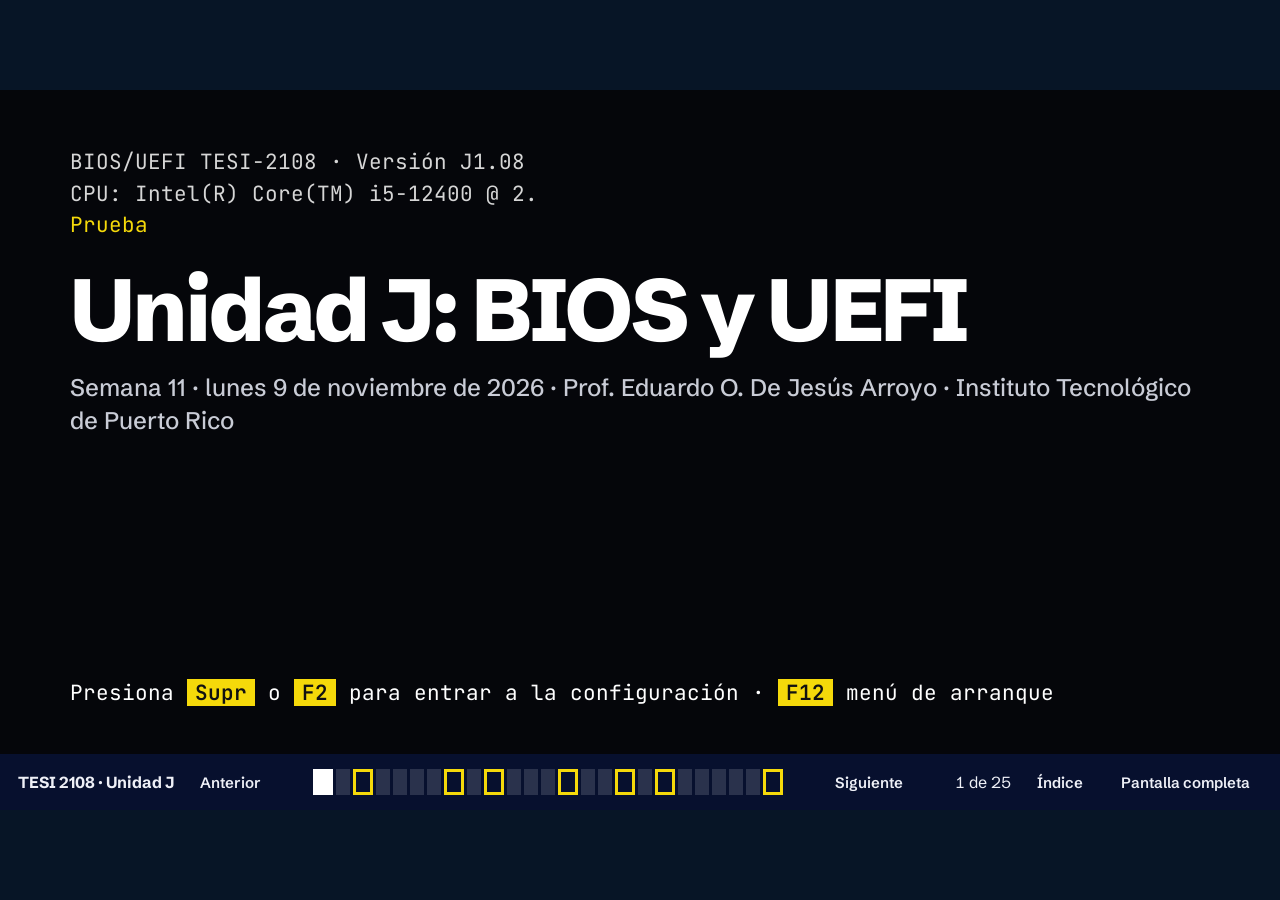
<file: unidadJ.html>
<!doctype html>
<html lang="es">
<head>
<meta charset="utf-8">
<meta name="viewport" content="width=device-width,initial-scale=1">
<title>Unidad J: BIOS y UEFI · TESI 2108</title>
<meta name="description" content="TESI 2108 Reparación de Computadoras. Unidad J: configurar y aplicar parámetros del BIOS y UEFI: firmware, información de componentes, configuraciones, seguridad y actualización, con un simulador de configuración.">
<link rel="preload" href="assets/fonts/schibsted-grotesk-latin-800-normal.woff2" as="font" type="font/woff2" crossorigin>
<link rel="stylesheet" href="assets/deck.css">
<style>
/* Tema de la Unidad J: la pantalla de configuración del BIOS. Azul clásico, barras grises, resaltado amarillo y texto monoespaciado. */
:root{--ground:#EEF0F7;--tone:#DDE1EE;--tone2:#C3C9DC;--ink:#0E1330;--soft:#474E6B;--accent:#1F3FBF;--accent-ink:#fff;--field:#0018A8;--field-ink:#F2F4FF;--hi:#F5D90A;--bios:#0018A8;--bgray:#B8B8B8}
#bar{background:#07102E}
#map button.ch{background:transparent;box-shadow:inset 0 0 0 3px var(--hi)}
#map button.ch.seen{background:var(--hi)}
#map button.cur,#map button.ch.cur{background:#fff;box-shadow:none}
button.go{background:var(--accent);color:#fff}
button[aria-pressed=true]{background:var(--ink);color:#fff}

/* portada: pantalla POST */
.post{position:absolute;inset:0;background:#05060A;color:#D6D6D6;padding:56px 70px;font:500 21px/1.5 var(--mono)}
.post .ln{white-space:pre;min-height:31px}
.post .ln.y{color:var(--hi)}
.post h1{font-family:var(--sans);color:#fff;font-size:88px;line-height:.98;letter-spacing:-.035em;font-weight:800;margin-top:26px;max-width:900px}
.post .who{font-family:var(--sans);font-size:24px;color:#C9CCD6;margin-top:18px;line-height:1.4}
.post .press{position:absolute;left:70px;bottom:46px;color:#fff}
.post .press b{background:var(--hi);color:#111;padding:0 8px}

/* capítulos: utilidad de configuración */
.setup{position:absolute;inset:0;background:var(--bios);color:#fff;display:flex;flex-direction:column;font-family:var(--mono)}
.setup .top{background:var(--bgray);color:#0018A8;text-align:center;font:700 19px var(--mono);padding:8px}
.setup .tabs{display:flex;gap:4px;padding:0 30px;background:var(--bgray)}
.setup .tabs span{padding:7px 18px;font:700 18px var(--mono);color:#0018A8}
.setup .tabs span.on{background:var(--bios);color:#fff}
.setup .body{flex:1;display:grid;grid-template-columns:1fr 360px;gap:0;margin:22px 30px;border:3px double #C9CEE8}
.setup .main{padding:34px 40px;border-right:3px double #C9CEE8}
.setup .main .ix{font:700 22px var(--mono);color:var(--hi)}
.setup .main .ch-title{font-family:var(--sans);font-size:78px;line-height:.98;letter-spacing:-.035em;font-weight:800;margin-top:18px;max-width:760px}
.setup .main .what{font-family:var(--sans);font-size:26px;line-height:1.38;max-width:700px;margin-top:22px;color:#DCE1FF}
.setup .side{padding:24px;font:500 18px/1.5 var(--mono);color:#C9CEE8}
.setup .side b{color:#fff;display:block;margin-bottom:8px}
.setup .side .opt{margin-top:6px}
.setup .side .opt.on{background:var(--hi);color:#111;padding:0 6px;display:inline-block}
.setup .bot{background:var(--bgray);color:#0018A8;display:flex;gap:30px;justify-content:center;padding:8px;font:700 17px var(--mono)}
.setup .cur{display:inline-block;width:12px;height:22px;background:var(--hi);vertical-align:-3px;animation:blk 1s steps(2) infinite}
@keyframes blk{50%{opacity:0}}

/* bloques */
.ficha{background:#fff;padding:20px 24px}
.ficha .k{font:600 17px var(--mono);color:var(--accent)}
.ficha h3{margin-top:4px}
.ficha p{font-size:20px;line-height:1.4;margin-top:8px;color:var(--soft)}
.grid4{display:grid;grid-template-columns:1fr 1fr;gap:18px}
.grid3{display:grid;grid-template-columns:repeat(3,1fr);gap:16px}
figure.foto{margin:0;background:#fff;padding:10px;display:flex;flex-direction:column}
figure.foto .ph{flex:1;min-height:0;position:relative;background:var(--tone);overflow:hidden}
figure.foto img{position:absolute;inset:0;width:100%;height:100%;object-fit:cover}
figure.foto.contain img{object-fit:contain;background:#fff}
figure.foto figcaption{font-size:15px;line-height:1.3;margin-top:7px;color:var(--soft)}
figure.foto .ph .alt{position:absolute;inset:0;display:none;align-items:center;justify-content:center;text-align:center;padding:16px;font-size:20px;font-weight:600;color:var(--soft)}
figure.foto.nofoto .ph .alt{display:flex}
.msg{background:#fff;padding:14px 18px;font-size:21px;min-height:56px;margin-top:14px}
.stat{background:var(--field);color:var(--field-ink);padding:16px 20px}
.stat .v{font-size:40px;font-weight:800;letter-spacing:-.03em;line-height:1.05;color:var(--hi)}
.stat .l{font-size:19px;margin-top:6px}
.seg{display:flex;gap:8px;flex-wrap:wrap}
.seg button{font-size:18px}
h3.sm{font-size:19px;margin-top:12px}
.term{background:#05060A;color:#D6D6D6;font:500 19px/1.5 var(--mono);padding:16px 20px;white-space:pre-wrap}
.term .y{color:var(--hi)}.term .r{color:#FF6B6B}.term .g{color:#5BE37D}

/* POST paso a paso */
.flow{display:grid;grid-template-columns:repeat(5,1fr);gap:10px;margin-top:16px}
.flow div{background:#fff;padding:14px;font-size:18px;font-weight:700;min-height:110px;border-top:8px solid var(--tone2);transition:all .3s}
.flow div small{display:block;font-weight:500;color:var(--soft);font-size:15px;margin-top:6px}
.flow div.ok{border-top-color:#1E9E4F}
.flow div.bad{border-top-color:#C0392B;background:#FBE5E2}
.flow div.now{border-top-color:var(--hi);background:#FFF9D6}

/* MBR/GPT */
.disk{display:flex;height:38px;margin-top:8px;background:#fff;border:2px solid var(--tone2)}
.disk i{display:block;height:100%}
.disk .u{background:var(--accent)}
.disk .x{background:repeating-linear-gradient(45deg,#C0392B 0 8px,#f3c1bb 8px 16px)}

/* CMOS */
.cmos{display:grid;grid-template-columns:1fr 1fr 300px;gap:16px;margin-top:14px}
.clock{background:#05060A;color:#5BE37D;font:700 34px var(--mono);padding:18px;text-align:center}

/* entrar al setup */
.splash{position:relative;height:300px;background:#05060A;color:#fff;display:flex;flex-direction:column;align-items:center;justify-content:center;gap:16px;font:600 22px var(--mono)}
.splash .logo{font:800 64px var(--sans);letter-spacing:-.03em}
.splash .bar{width:60%;height:10px;background:#222}
.splash .bar i{display:block;height:100%;width:0;background:var(--hi)}
.splash.in{background:var(--bios)}
.keys{display:flex;gap:8px;flex-wrap:wrap;margin-top:10px}
.keys button{font:700 18px var(--mono);min-width:64px;background:#fff;box-shadow:0 4px 0 var(--tone2)}

/* info del sistema */
.sysinfo{background:var(--bios);color:#fff;font:500 19px/1.7 var(--mono);padding:18px 22px;min-height:300px}
.sysinfo .r{display:grid;grid-template-columns:230px 1fr}
.sysinfo .r span:first-child{color:#C9CEE8}
.sysinfo .r.bad span:last-child{background:var(--hi);color:#111;padding:0 6px}
.sc-list{display:flex;flex-direction:column;gap:8px}
.sc-list button{text-align:left;font-size:18px;padding:12px 14px;background:#fff}
.sc-list button[aria-pressed=true]{background:var(--ink);color:#fff}

/* orden de arranque */
.boot{display:grid;grid-template-columns:1fr 1fr;gap:22px;margin-top:12px}
.ord{display:flex;flex-direction:column;gap:6px}
.ord div{display:grid;grid-template-columns:36px 1fr 44px 44px;gap:6px;align-items:center;background:#fff;padding:6px 8px;font-size:18px;font-weight:600}
.ord div b{font:700 20px var(--mono);color:var(--accent)}
.ord div button{padding:4px;font:700 18px var(--mono)}
.mb{background:#05060A;color:#ddd;font:500 19px/1.6 var(--mono);padding:16px 20px;min-height:180px}
.mb .sel{background:#ddd;color:#05060A}

/* simulador */
.sim{display:grid;grid-template-columns:1fr 330px;gap:16px;margin-top:6px}
.bios{background:var(--bios);color:#fff;font:500 17px/1.4 var(--mono);height:540px;display:flex;flex-direction:column;outline:none;user-select:none}
.bios .top{background:var(--bgray);color:#0018A8;text-align:center;font-weight:700;padding:4px}
.bios .tabs{display:flex;background:var(--bgray)}
.bios .tabs span{padding:4px 14px;color:#0018A8;font-weight:700;cursor:pointer}
.bios .tabs span.on{background:var(--bios);color:#fff}
.bios .wrap{flex:1;display:grid;grid-template-columns:1fr 220px;border:3px double #C9CEE8;margin:8px 10px;min-height:0}
.bios .items{padding:8px 12px;border-right:3px double #C9CEE8;overflow:hidden}
.bios .it{display:grid;grid-template-columns:1fr 250px;padding:1px 6px;cursor:pointer}
.bios .it .l{color:#C9CEE8}
.bios .it .v{color:#fff}
.bios .it.info .v{color:#9FB0FF}
.bios .it.sec{color:var(--hi);margin-top:6px;cursor:default}
.bios .it.sel{background:var(--hi)}
.bios .it.sel .l,.bios .it.sel .v{color:#111}
.bios .help{padding:10px 12px;color:#C9CEE8;font-size:16px;line-height:1.45}
.bios .help b{color:#fff;display:block;margin-bottom:6px}
.bios .bot{background:var(--bgray);color:#0018A8;display:flex;flex-wrap:wrap;gap:4px 16px;justify-content:center;padding:4px;font-weight:700;font-size:15px}
.bios .dlg{position:absolute;left:50%;top:44%;transform:translate(-50%,-50%);background:var(--bgray);color:#111;border:3px double #0018A8;padding:16px 20px;min-width:440px;display:none;z-index:5}
.bios .dlg.on{display:block}
.bios .dlg input{font:600 22px var(--mono);width:100%;margin-top:8px;padding:6px}
.bios .dlg .bt{display:flex;gap:10px;margin-top:12px;justify-content:center}
.bios .dlg .bt button{font:700 18px var(--mono);padding:6px 16px}
.mis{background:#fff;padding:12px 14px;max-height:540px;overflow:auto}
.mis h3{font-size:22px}
.mis ol{margin:8px 0 0;padding-left:0;list-style:none;display:flex;flex-direction:column;gap:5px}
.mis li{font-size:15px;line-height:1.25;padding:4px 8px;background:var(--tone);display:grid;grid-template-columns:24px 1fr;gap:6px}
.mis li.ok{background:#E3F5EA}
.mis li i{font-style:normal;font-weight:800}
.mis .sc{font:800 30px var(--sans);margin-top:8px}

/* flash */
.fl{display:grid;grid-template-columns:1fr 1fr;gap:22px;margin-top:12px}
.chk{display:flex;flex-direction:column;gap:6px}
.chk button{text-align:left;font-size:17.5px;padding:10px 12px;background:#fff;display:grid;grid-template-columns:28px 1fr;gap:8px}
.chk button[aria-pressed=true]{background:#E3F5EA;color:var(--ink)}
.chk button b{font-family:var(--mono)}
.prog{height:30px;background:#222;margin-top:12px}
.prog i{display:block;height:100%;width:0;background:var(--hi)}

/* contraseña y seguridad */
.pw{background:var(--bios);color:#fff;font:500 20px var(--mono);padding:22px;height:240px;display:flex;flex-direction:column;justify-content:center;align-items:center;gap:12px}
.pw input{font:600 22px var(--mono);padding:6px 10px;width:300px}
.gal{display:grid;grid-template-columns:420px 1fr;gap:24px;margin-top:14px}

/* diagnóstico y ejercicio */
.dx{display:grid;grid-template-columns:420px 1fr;gap:24px;margin-top:16px}
.dx .list{display:flex;flex-direction:column;gap:8px}
.dx .list button{text-align:left;font-size:18px;padding:11px 15px;background:#fff}
.dx .list button[aria-pressed=true]{background:var(--ink);color:#fff}
.dx .ans{background:#fff;padding:22px 26px;min-height:320px}
.dx .ans .k{font:600 17px var(--mono);color:var(--accent)}
.dx .ans p{font-size:22px;margin-top:6px}
.quiz{margin-top:16px}
.quiz .qz-q{font-size:30px;font-weight:700;line-height:1.2;min-height:76px}
.quiz .ops{display:grid;grid-template-columns:1fr 1fr;gap:12px;margin-top:16px}
.quiz .ops button{text-align:left;font-size:22px;padding:16px 18px;background:#fff;color:var(--ink)}
.quiz .ops button.ok{background:#1E9E4F;color:#fff}
.quiz .ops button.bad{background:#C0392B;color:#fff}
.quiz .why{font-size:21px;margin-top:14px;min-height:62px;background:var(--tone);padding:12px 16px}
.quiz .foot{display:flex;justify-content:space-between;align-items:center;margin-top:14px;font-size:21px;font-weight:600}
.dots{display:flex;gap:6px}.dots i{width:22px;height:10px;background:var(--tone2)}.dots i.ok{background:#1E9E4F}.dots i.bad{background:#C0392B}.dots i.cur{background:var(--ink)}
.discrow{position:absolute;left:72px;right:72px;bottom:40px}
.slide.field-hi{background:var(--hi)}
.field-hi .q{font-size:46px;line-height:1.08;letter-spacing:-.03em;font-weight:800;max-width:1120px}
.cred-list{columns:2;column-gap:36px;font-size:14px;line-height:1.4;margin-top:12px;padding-left:22px}
.cred-list a{color:var(--ink)}
</style>
</head>
<body>
<div id="viewport"><div id="stage" data-name="TESI 2108 · Unidad J">

<!-- portada: POST -->
<section class="slide chapter" data-title="Portada">
  <div class="post">
    <div id="postlines"></div>
    <h1 class="mask"><span>Unidad J: BIOS y UEFI</span></h1>
    <p class="who" data-a>Semana 11 · lunes 9 de noviembre de 2026 · Prof. Eduardo O. De Jesús Arroyo · Instituto Tecnológico de Puerto Rico</p>
    <div class="press" data-a>Presiona <b>Supr</b> o <b>F2</b> para entrar a la configuración · <b>F12</b> menú de arranque</div>
  </div>
</section>

<section class="slide" data-title="Al terminar la clase">
  <h2 class="mask"><span>Al terminar la clase podrás…</span></h2>
  <div class="grid4 gap">
    <div class="ficha" data-a><div class="k">J.1 · FIRMWARE</div><h3>Actualizar el firmware</h3><p>Con los pasos seguros y sabiendo qué hacer si falla.</p></div>
    <div class="ficha" data-a><div class="k">J.2 · RAM · DISCO · UNIDAD ÓPTICA · CPU</div><h3>Leer la información de componentes</h3><p>Y usarla para diagnosticar.</p></div>
    <div class="ficha" data-a><div class="k">J.3 · CONFIGURACIONES</div><h3>Configurar el BIOS/UEFI</h3><p>Arranque, multiarranque, dispositivos, fecha y hora, reloj y virtualización.</p></div>
    <div class="ficha" data-a><div class="k">J.3 · SEGURIDAD</div><h3>Proteger el equipo</h3><p>Contraseñas, TPM y cifrado, Secure Boot y LoJack.</p></div>
  </div>
</section>

<!-- CAP 1 -->
<section class="slide chapter" data-title="01 · El firmware">
  <div class="setup" data-tab="0" data-side="Firmware: el programa grabado en la tarjeta madre que arranca la computadora antes que el sistema operativo." data-opts="POST,BIOS,UEFI,CMOS"><div class="main"><div class="ix" data-a>CAPÍTULO 01</div><h2 class="ch-title mask"><span>El firmware</span></h2><p class="what" data-a>Qué hace al encender, BIOS frente a UEFI, dónde vive y cómo se entra a la configuración.</p></div></div>
</section>

<section class="slide" data-title="Del encendido al sistema">
  <h2 class="mask"><span>Del botón de encendido a Windows</span></h2>
  <div class="row" data-a style="margin-top:14px"><button class="go" id="pon">Encender</button><button id="pram">Encender sin memoria RAM</button><button id="pdsk">Encender sin disco de arranque</button></div>
  <div class="flow" id="flow" data-a>
    <div>1. Energía<small>La fuente da «Power Good» y la CPU arranca.</small></div>
    <div>2. Firmware<small>La CPU ejecuta el BIOS/UEFI del chip flash.</small></div>
    <div>3. POST<small>Prueba CPU, RAM, video y teclado.</small></div>
    <div>4. Dispositivo de arranque<small>Busca según la secuencia de arranque.</small></div>
    <div>5. Cargador del sistema<small>Windows Boot Manager o GRUB carga el SO.</small></div>
  </div>
  <div class="cols" style="grid-template-columns:1fr 360px;gap:18px;margin-top:14px">
    <div class="term" id="pterm" data-a style="min-height:150px">Pulsa «Encender».</div>
    <figure class="foto" data-a style="height:170px"><div class="ph"><img data-cm="BIOS POST card for PCI, PCIe and LPC bus.jpg" alt="Tarjeta de diagnóstico POST con pantalla de dos dígitos"><div class="alt">Tarjeta POST</div></div><figcaption>Tarjeta POST: muestra en dos dígitos en qué paso se detuvo.</figcaption></figure>
  </div>
  <p class="small" data-a style="margin-top:8px">Los códigos de pitidos y de POST cambian según el fabricante (AMI, Award/Phoenix, Dell, HP…): busca la tabla en el manual de la tarjeta madre.</p>
</section>

<section class="slide" data-title="BIOS y UEFI">
  <h2 class="mask"><span>BIOS clásico y UEFI</span></h2>
  <div class="cols" style="grid-template-columns:1.3fr 1fr;gap:20px;margin-top:12px">
    <div data-a>
      <table class="t" style="font-size:16px"><tr><th></th><th>BIOS (heredado)</th><th>UEFI</th></tr>
        <tr><td>Interfaz</td><td>Texto, solo teclado</td><td>Gráfica, admite ratón</td></tr>
        <tr><td>Disco</td><td>MBR: hasta 2 TB, 4 particiones primarias</td><td>GPT: discos enormes, 128 particiones</td></tr>
        <tr><td>Arranque seguro</td><td>No</td><td>Secure Boot (CSM emula el BIOS)</td></tr>
        <tr><td>Windows 11</td><td>No lo admite</td><td>Requiere UEFI, Secure Boot y TPM 2.0</td></tr></table>
      <h3 class="sm" style="margin-top:8px">Disco de <b id="dsz">4</b> TB: ¿cuánto se puede usar?</h3>
      <input type="range" id="dr" min="1" max="12" value="4" style="width:100%;accent-color:var(--accent)">
      <div class="seg" id="pt" style="margin-top:6px"><button data-p="mbr">MBR (BIOS)</button><button data-p="gpt">GPT (UEFI)</button></div>
      <div class="disk" id="disk"></div><p class="small" id="dm" style="margin-top:6px"></p>
    </div>
    <div data-a style="display:flex;flex-direction:column;gap:12px">
      <figure class="foto contain" style="height:215px"><div class="ph"><img data-cm="Award BIOS setup utility.png" alt="Pantalla azul del Award BIOS Setup Utility"><div class="alt">BIOS clásico</div></div><figcaption>BIOS clásico (Award): menús de texto azul.</figcaption></figure>
      <figure class="foto" style="height:205px"><div class="ph"><img data-cm="Thinkpad-t430-bios-main.jpg" alt="Configuración UEFI de una laptop ThinkPad"><div class="alt">UEFI de laptop</div></div><figcaption>UEFI de una laptop con apariencia clásica: muchos UEFI conservan el estilo azul.</figcaption></figure>
    </div>
  </div>
</section>

<section class="slide" data-title="Dónde vive la configuración">
  <h2 class="mask"><span>Chip flash, CMOS y la batería</span></h2>
  <div class="cmos">
    <div data-a><figure class="foto" style="height:200px"><div class="ph"><img data-cm="BIOS chip MXIC 25L6406E on a ThinkPad X220 motherboard (FRU 04W3286).jpg" alt="Chip flash SPI del BIOS en la tarjeta madre de una laptop"><div class="alt">Chip flash</div></div></figure>
      <div class="ficha"><div class="k">CHIP FLASH (SPI)</div><h3>El programa</h3><p>El firmware vive en memoria flash: no se borra al apagar. Se reescribe al actualizarlo.</p></div></div>
    <div data-a><figure class="foto" style="height:200px"><div class="ph"><img data-cm="CMOS Battery, Motherboard.jpg" alt="Batería CMOS en su base de la tarjeta madre"><div class="alt">Batería CMOS</div></div></figure>
      <div class="ficha"><div class="k">CMOS + BATERÍA CR2032 (3 V)</div><h3>Los ajustes y el reloj</h3><p>La configuración y el reloj en tiempo real se mantienen con la batería.</p></div></div>
    <div data-a>
      <div class="clock" id="clk"></div>
      <div class="row" style="margin-top:10px;flex-direction:column;align-items:stretch;gap:8px"><button id="bout">Batería agotada: desconecta el equipo</button><button id="bin">Batería nueva</button></div>
      <div class="msg" id="bm" style="min-height:120px;font-size:18px"></div>
    </div>
  </div>
</section>

<section class="slide" data-title="Entrar a la configuración">
  <h2 class="mask"><span>¿Qué tecla entra al setup? ¡Rápido!</span></h2>
  <div class="cols" style="grid-template-columns:1fr 400px;gap:22px;margin-top:12px">
    <div data-a>
      <div class="seg" id="brand"></div>
      <div class="splash" id="spl" style="margin-top:10px"><div class="logo" id="slogo">—</div><div id="stxt">Escoge una marca</div><div class="bar"><i id="sbar"></i></div></div>
      <div class="keys" id="kk"></div>
      <div class="msg" id="km" style="min-height:60px">Escoge una marca y presiona la tecla en tu teclado (o tócala aquí) antes de que se llene la barra.</div>
    </div>
    <div data-a>
      <div class="ficha"><div class="k">DESDE WINDOWS (CON ARRANQUE RÁPIDO)</div><h3>Inicio avanzado</h3><p>Configuración › Sistema › Recuperación › Inicio avanzado › Reiniciar ahora › Solucionar problemas › Opciones avanzadas › Configuración de firmware UEFI.</p></div>
      <div class="term" style="margin-top:12px;font-size:17px"><span class="y">C:\&gt;</span> shutdown /r /fw /t 0
<span class="g">Reinicia directo a la configuración UEFI (consola como administrador).</span></div>
      <p class="small" style="margin-top:10px">Teclas comunes; varían por modelo: confirma en el manual o en la pantalla de inicio.</p>
    </div>
  </div>
</section>

<!-- CAP 2 -->
<section class="slide chapter" data-title="02 · Información de componentes">
  <div class="setup" data-tab="1" data-side="El BIOS/UEFI muestra lo que detectó: si un componente no aparece aquí, el sistema operativo tampoco lo verá." data-opts="CPU,RAM,Disco,Unidad óptica"><div class="main"><div class="ix" data-a>CAPÍTULO 02</div><h2 class="ch-title mask"><span>Información de componentes</span></h2><p class="what" data-a>RAM, disco duro, unidad óptica y CPU: lo que el firmware ve antes que Windows.</p></div></div>
</section>

<section class="slide" data-title="Lo que el BIOS ve">
  <h2 class="mask"><span>Lee la información del sistema y diagnostica</span></h2>
  <div class="cols" style="grid-template-columns:1fr 400px;gap:22px;margin-top:14px">
    <div data-a><div class="sysinfo" id="si"></div><div class="msg" id="sim2" style="min-height:96px"></div></div>
    <div data-a>
      <div class="sc-list" id="scl"></div>
      <figure class="foto" style="height:150px;margin-top:12px"><div class="ph"><img data-cm="Lenovo-thinkpad-t430--diagnostics--ram.jpg" alt="Diagnóstico de memoria integrado en el UEFI de una laptop"><div class="alt">Diagnóstico integrado</div></div><figcaption>Muchos UEFI traen diagnósticos de memoria y disco.</figcaption></figure>
    </div>
  </div>
</section>

<!-- CAP 3 -->
<section class="slide chapter" data-title="03 · Configuraciones">
  <div class="setup" data-tab="2" data-side="Cambia una opción a la vez, anota lo que cambiaste y guarda con F10. Si algo sale mal: Cargar valores predeterminados." data-opts="Arranque,Dispositivos,Fecha y hora,Reloj,Virtualización"><div class="main"><div class="ix" data-a>CAPÍTULO 03</div><h2 class="ch-title mask"><span>Configuraciones</span></h2><p class="what" data-a>Secuencia de arranque, multiarranque, dispositivos, fecha y hora, velocidad del reloj y virtualización.</p></div></div>
</section>

<section class="slide" data-title="Secuencia de arranque">
  <h2 class="mask"><span>Secuencia de arranque y multiarranque</span></h2>
  <div class="boot">
    <div data-a>
      <h3>Prioridad de arranque (permanente)</h3>
      <div class="ord" id="ord" style="margin-top:8px"></div>
      <div class="row" style="margin-top:10px"><label style="display:flex;gap:8px;align-items:center;font-size:18px"><input type="checkbox" id="usbin" style="width:22px;height:22px"> Memoria USB de instalación conectada</label><button class="go" id="bgo">Reiniciar</button></div>
      <div class="msg" id="bmsg" style="min-height:70px"></div>
    </div>
    <div data-a>
      <h3>Multiarranque: el cargador pregunta</h3>
      <div class="mb" id="mb" style="margin-top:8px" tabindex="0"></div>
      <div class="msg" style="font-size:18px;margin-top:10px">Menú de arranque (F12, F11 o Esc según la marca): escoge el dispositivo <b>solo esta vez</b> sin cambiar la secuencia guardada.</div>
      <figure class="foto" style="height:120px;margin-top:10px"><div class="ph"><img data-cm="Lenovo ThinkPad T430 UEFI BIOS 1.16 boot order menu.jpg" alt="Menú de prioridad de arranque en el UEFI de una laptop"><div class="alt">Prioridad de arranque</div></div></figure>
    </div>
  </div>
</section>

<section class="slide" data-title="Ajustes comunes">
  <h2 class="mask"><span>Ajustes comunes y por qué se cambian</span></h2>
  <div class="grid3" style="margin-top:16px">
    <div class="ficha" data-a><div class="k">FECHA Y HORA</div><h3>Reloj del sistema</h3><p>Si está mal, fallan los certificados web y las actualizaciones. Si se reinicia sola: batería CMOS.</p></div>
    <div class="ficha" data-a><div class="k">DISPOSITIVOS INTEGRADOS</div><h3>Activar y desactivar</h3><p>Audio, red, USB, puertos serie. Desactiva el audio integrado al instalar una tarjeta de sonido.</p></div>
    <div class="ficha" data-a><div class="k">VELOCIDAD DEL RELOJ</div><h3>XMP / EXPO y multiplicador</h3><p>XMP lleva la RAM a su velocidad anunciada (Unidad E). Overclock: más calor y menos estabilidad.</p></div>
    <div class="ficha" data-a><div class="k">VIRTUALIZACIÓN</div><h3>VT-x / AMD-V (SVM)</h3><p>Necesaria para VirtualBox, Hyper-V y WSL. VT-d / IOMMU para pasar dispositivos a la máquina virtual.</p></div>
    <div class="ficha" data-a><div class="k">MODO SATA</div><h3>AHCI o RAID</h3><p>Cambiarlo después de instalar Windows puede impedir que arranque (pantalla azul).</p></div>
    <div class="ficha" data-a><div class="k">MODO DE ARRANQUE</div><h3>UEFI o heredado (CSM)</h3><p>Disco GPT ↔ UEFI; disco MBR ↔ CSM. Si no coinciden: «No hay dispositivo de arranque».</p></div>
  </div>
</section>

<section class="slide" data-title="Virtualización">
  <h2 class="mask"><span>«VT-x is disabled in the BIOS»</span></h2>
  <div class="cols" style="grid-template-columns:1fr 1fr;gap:22px;margin-top:14px">
    <div data-a>
      <div class="ficha" style="font:500 19px/1.7 var(--mono)"><div class="k">ADMINISTRADOR DE TAREAS › RENDIMIENTO › CPU</div>
        Velocidad de base: 2.50 GHz<br>Núcleos: 6 · Procesadores lógicos: 12<br>Virtualización: <b id="vstate"></b></div>
      <div class="seg" style="margin-top:12px" id="vt"><button data-v="0">BIOS: VT-x Desactivado</button><button data-v="1">BIOS: VT-x Activado</button></div>
    </div>
    <div data-a>
      <div class="term" id="vbox" style="min-height:240px"></div>
      <p class="small" style="margin-top:8px">En AMD el ajuste se llama SVM Mode o AMD-V. Algunos equipos lo traen desactivado de fábrica.</p>
    </div>
  </div>
</section>

<!-- CAP 4 -->
<section class="slide chapter" data-title="04 · Seguridad">
  <div class="setup" data-tab="3" data-side="Las protecciones del firmware actúan antes que Windows: nadie arranca otro sistema ni cambia la configuración sin permiso." data-opts="Contraseñas,TPM,Secure Boot,LoJack"><div class="main"><div class="ix" data-a>CAPÍTULO 04</div><h2 class="ch-title mask"><span>Seguridad del firmware</span></h2><p class="what" data-a>Contraseñas, TPM y cifrado de la unidad, arranque seguro y LoJack.</p></div></div>
</section>

<section class="slide" data-title="Contraseñas del BIOS">
  <h2 class="mask"><span>Contraseñas del BIOS</span></h2>
  <div class="cols" style="grid-template-columns:1fr 1fr;gap:22px;margin-top:14px">
    <div data-a>
      <div class="pw"><div id="pwt">Contraseña de supervisor (prueba: tesi2108)</div><input type="password" id="pwi" aria-label="Contraseña" autocomplete="off"><div id="pwm" style="color:var(--hi);min-height:28px"></div></div>
      <div class="row" style="margin-top:10px"><button class="go" id="pwok">Entrar</button><button id="pwr">Reiniciar intento</button></div>
      <figure class="foto" style="height:200px;margin-top:12px"><div class="ph"><img data-cm="DIP-8 BIOS chip.jpg" alt="Chip del BIOS junto al puente CLRTC para borrar el CMOS"><div class="alt">Puente CLRTC</div></div><figcaption>Chip del BIOS y, al lado, el puente CLRTC para borrar el CMOS.</figcaption></figure>
    </div>
    <div data-a>
      <div class="grid4" style="grid-template-columns:1fr;gap:10px">
        <div class="ficha"><div class="k">SUPERVISOR (ADMINISTRADOR)</div><h3>Protege la configuración</h3><p>Sin ella no se pueden cambiar los ajustes.</p></div>
        <div class="ficha"><div class="k">USUARIO / ENCENDIDO</div><h3>Protege el arranque</h3><p>Se pide antes de arrancar el sistema.</p></div>
        <div class="ficha"><div class="k">¿LA OLVIDASTE?</div><h3>Borrar el CMOS (escritorio)</h3><p>Puente CLR_CMOS / CLRTC o quitar la batería unos minutos, con el equipo desconectado. En laptops suele requerir servicio del fabricante.</p></div>
      </div>
    </div>
  </div>
</section>

<section class="slide" data-title="TPM, Secure Boot y LoJack">
  <h2 class="mask"><span>TPM, cifrado, Secure Boot y LoJack</span></h2>
  <div class="gal">
    <figure class="foto" data-a style="height:420px"><div class="ph"><img id="g1-img" alt=""><div class="alt" id="g1-alt"></div></div><figcaption id="g1-cap"></figcaption></figure>
    <div data-a>
      <div class="seg" id="g1-tabs"></div>
      <div class="ficha" style="margin-top:14px;min-height:300px"><div class="k" id="g1-k"></div><h3 id="g1-h" style="font-size:32px"></h3><p id="g1-p" style="font-size:21px"></p><p id="g1-u" style="font-size:19px;color:var(--accent);font-weight:600"></p></div>
    </div>
  </div>
</section>

<!-- CAP 5 -->
<section class="slide chapter" data-title="05 · Actualizar el firmware">
  <div class="setup" data-tab="4" data-side="Actualiza solo si la versión nueva corrige algo que necesitas: soporte de CPU, seguridad o un error conocido." data-opts="Versión,Descarga,Energía,Flash"><div class="main"><div class="ix" data-a>CAPÍTULO 05</div><h2 class="ch-title mask"><span>Actualizar el firmware</span></h2><p class="what" data-a>El «flash» del BIOS: cuándo, cómo y qué hacer si se interrumpe.</p></div></div>
</section>

<section class="slide" data-title="Flash del BIOS">
  <h2 class="mask"><span>Simulador: actualiza el BIOS sin dañarlo</span></h2>
  <div class="fl">
    <div data-a><div class="chk" id="fchk"></div></div>
    <div data-a>
      <div class="term" id="fterm" style="min-height:190px">Herramienta de actualización · Versión actual J1.08 · Archivo: —</div>
      <div class="prog"><i id="fprog"></i></div>
      <div class="row" style="margin-top:10px"><button class="go" id="fgo">Actualizar</button><button id="fcut">Se va la luz</button><button id="freset">Reiniciar simulador</button></div>
      <div class="msg" id="fmsg" style="min-height:90px;font-size:19px">Marca los pasos de preparación en orden y luego actualiza.</div>
    </div>
  </div>
</section>

<!-- CAP 6 -->
<section class="slide chapter" data-title="06 · Laboratorio">
  <div class="setup" data-tab="5" data-side="Usa ← → para las pestañas, ↑ ↓ para moverte, + / − o Enter para cambiar, F10 para guardar y salir." data-opts="Principal,Avanzado,Arranque,Seguridad,Salir"><div class="main"><div class="ix" data-a>CAPÍTULO 06</div><h2 class="ch-title mask"><span>Laboratorio y diagnóstico</span></h2><p class="what" data-a>Configura el equipo del caso en el simulador, y diagnostica fallas del firmware.</p></div></div>
</section>

<section class="slide" data-title="Simulador del BIOS" id="simslide">
  <h2 class="mask" style="font-size:42px"><span>Simulador: prepara la PC del caso</span></h2>
  <div class="sim">
    <div class="bios" id="bios" tabindex="0" style="position:relative">
      <div class="top">Utilidad de configuración UEFI · Placa TESI-2108 · J1.08</div>
      <div class="tabs" id="btabs"></div>
      <div class="wrap"><div class="items" id="bitems"></div><div class="help" id="bhelp"></div></div>
      <div class="bot"><span>←→ Pestaña</span><span>↑↓ Elemento</span><span>+/− Enter Cambiar</span><span>F9 Predeterminados</span><span>F10 Guardar y salir</span><span>Esc Salir</span></div>
      <div class="dlg" id="bdlg"></div>
    </div>
    <div class="mis"><h3>Misión del caso</h3><p class="small" style="margin-top:2px;font-size:14px">Clic en la pantalla azul para usar el teclado (o toca las opciones). Cambia de lámina con RePág/AvPág.</p><ol id="mlist"></ol><div class="sc" id="msc"></div></div>
  </div>
</section>

<section class="slide" data-title="Diagnostica la falla">
  <h2 class="mask"><span>Fallas relacionadas con el firmware</span></h2>
  <div class="dx"><div class="list" id="dx1" data-a></div>
    <div class="ans" data-a><div class="k" id="dx1-k">SÍNTOMA</div><h3 id="dx1-h" style="font-size:30px">Escoge un síntoma</h3><p id="dx1-c"></p><p id="dx1-s" style="color:var(--soft)"></p></div></div>
</section>

<section class="slide field-hi" data-title="Actividad: explora el setup">
  <p class="small" style="color:var(--ink);font-size:24px;font-weight:700">Laboratorio A-208 · en parejas · con supervisión</p>
  <p class="q sub">En una PC del salón entra a la configuración y anota: versión del BIOS/UEFI, CPU, RAM, discos, modo de arranque, secuencia de arranque, TPM y virtualización. No guardes cambios, no actualices ni pongas contraseñas. Luego completa la misión del simulador.</p>
  <div class="discrow"><div class="timer" data-timer="1500"></div></div>
</section>

<section class="slide" data-title="Ejercicio corto">
  <h2 class="mask"><span>Ejercicio corto: seis preguntas</span></h2>
  <div class="quiz" id="qz" data-a>
    <div class="qz-q"></div><div class="ops"></div><div class="why"></div>
    <div class="foot"><div class="dots"></div><span class="qz-n"></span><button class="go qz-next">Siguiente</button></div>
  </div>
</section>

<section class="slide" data-title="Créditos y referencias">
  <h2 class="mask"><span>Créditos de las fotos y referencias</span></h2>
  <p class="small sub">Fotos y capturas de Wikimedia Commons, guardadas con la presentación. Cada enlace lleva a la página del archivo.</p>
  <ol class="cred-list" id="creds"></ol>
  <p class="small" style="margin-top:10px">Referencias: CompTIA. (2025). <i>CompTIA A+ Core 1 (220-1201) exam objectives</i>. · Meyers, M. (2025). <i>CompTIA A+ certification all-in-one exam guide</i> (11th ed.). McGraw-Hill · Microsoft. (s.f.). Windows 11 system requirements. · UEFI Forum. (s.f.). UEFI specifications. · ITPR. (2026). Prontuario TESI 2108 (rev. mayo 2026), Unidad J.</p>
</section>

<section class="slide chapter" data-title="Cierre">
  <div class="setup" data-tab="6" data-side="¿Guardar los cambios de configuración y salir ahora?" data-opts="Sí,No"><div class="main"><div class="ix" data-a>GUARDAR Y SALIR</div><h2 class="ch-title mask"><span>Próxima: instalar el sistema operativo</span></h2><p class="what" data-a>Lunes 16 de noviembre, Unidad K: métodos de arranque, tipos de instalación, particiones y sistemas de archivos. Trae una memoria USB de 16 GB o más.</p></div></div>
</section>

</div></div>
<script src="assets/deck.js"></script>
<script src="assets/kit.js"></script>
<script>
(function(){
'use strict';
var $=function(i){return document.getElementById(i)};
var CRED={"Award BIOS setup utility.png": {"f": "Award_BIOS_setup_utility", "a": "Award Software International Inc., recreated by User:Kephir", "l": "Public domain"}, "BIOS chip MXIC 25L6406E on a ThinkPad X220 motherboard (FRU 04W3286).jpg": {"f": "BIOS_chip_MXIC_25L6406E_on_a_ThinkPad_X220_motherboard_FRU_0", "a": "Siarhei Besarab", "l": "CC BY-SA 4.0"}, "DIP-8 BIOS chip.jpg": {"f": "DIP_8_BIOS_chip", "a": "Tobias \"ToMar\" Maier", "l": "CC BY-SA 3.0"}, "CMOS Battery, Motherboard.jpg": {"f": "CMOS_Battery_Motherboard", "a": "Kent Madsen", "l": "CC BY-SA 2.0"}, "TPM Asus.jpg": {"f": "TPM_Asus", "a": "FxJ", "l": "Public domain"}, "BIOS POST card for PCI, PCIe and LPC bus.jpg": {"f": "BIOS_POST_card_for_PCI_PCIe_and_LPC_bus", "a": "Markus Kuhn", "l": "CC0"}, "Thinkpad-t430-bios-main.jpg": {"f": "Thinkpad_t430_bios_main", "a": "Vitaly Zdanevich", "l": "CC BY-SA 4.0"}, "Lenovo ThinkPad T430 UEFI BIOS 1.16 boot order menu.jpg": {"f": "Lenovo_ThinkPad_T430_UEFI_BIOS_1_16_boot_order_menu", "a": "Cirosantilli2", "l": "CC BY-SA 4.0"}, "InsydeH20 UEFI security custom Secure Boot screenshot.jpg": {"f": "InsydeH20_UEFI_security_custom_Secure_Boot_screenshot", "a": "Software: Insyde Software Screenshot: VulcanSphere", "l": "Public domain"}, "Ubuntu Boot Failure Due To Secure Boot.jpg": {"f": "Ubuntu_Boot_Failure_Due_To_Secure_Boot", "a": "The People's Internet", "l": "CC0"}, "Lenovo-thinkpad-t430--diagnostics--ram.jpg": {"f": "Lenovo_thinkpad_t430_diagnostics_ram", "a": "Vitaly Zdanevich", "l": "CC BY-SA 4.0"}};
function press(cont,attr,val){[].forEach.call(cont.querySelectorAll('['+attr+']'),function(b){b.setAttribute('aria-pressed',String(b.getAttribute(attr))===String(val))})}
function each(el,fn){[].forEach.call(el.children,fn)}
function segs(id,attr,fn){each($(id),function(b){if(b.hasAttribute(attr))b.onclick=function(){fn(b.getAttribute(attr))}})}
Kit.photos('J',CRED);
function cur(){return document.querySelector('.slide.on')}

/* ---------- capítulos: utilidad de configuración ---------- */
var TABS=['Firmware','Información','Configuración','Seguridad','Actualizar','Laboratorio','Salir'];
[].forEach.call(document.querySelectorAll('.setup'),function(s){var t=+s.dataset.tab,main=s.innerHTML;
  s.innerHTML='<div class="top">Utilidad de configuración · TESI 2108 · Reparación de Computadoras</div><div class="tabs">'+TABS.map(function(x,i){return '<span class="'+(i===t?'on':'')+'">'+x+'</span>'}).join('')+'</div>'+
  '<div class="body">'+main+'<div class="side"><b>Ayuda del elemento</b>'+s.dataset.side+'<br><br>'+s.dataset.opts.split(',').map(function(o,i){return '<div class="opt'+(i===0?' on':'')+'">'+o+'</div>'}).join('')+'<br><span class="cur"></span></div></div>'+
  '<div class="bot"><span>F1 Ayuda</span><span>←→ Menú</span><span>↑↓ Elemento</span><span>Enter Seleccionar</span><span>F10 Guardar y salir</span></div>'});
var optT=null;
document.addEventListener('deck:slide',function(e){clearInterval(optT);var o=e.detail.slide.querySelectorAll('.setup .opt');if(!o.length)return;var k=0;
  optT=setInterval(function(){o[k].classList.remove('on');k=(k+1)%o.length;o[k].classList.add('on')},900)});

/* ---------- portada: POST ---------- */
var PL=[['BIOS/UEFI TESI-2108 · Versión J1.08',''],['CPU: Intel(R) Core(TM) i5-12400 @ 2.50GHz',''],['Prueba de memoria: 16384 MB OK','y'],['USB: 2 dispositivos · SATA 0: SSD 512 GB · SATA 1: DVD-RW',''],['Verificando NVRAM... OK','']],pT=[];
document.addEventListener('deck:slide',function(e){pT.forEach(clearTimeout);pT=[];if(e.detail.slide.dataset.title!=='Portada')return;var box=$('postlines');box.innerHTML='';
  PL.forEach(function(l,i){pT.push(setTimeout(function(){var d=document.createElement('div');d.className='ln '+l[1];box.appendChild(d);var j=0;(function ty(){d.textContent=l[0].slice(0,++j);if(j<l[0].length)pT.push(setTimeout(ty,14))})()},250+i*420))})});

/* ---------- POST paso a paso ---------- */
var fT=[];
function post(mode){fT.forEach(clearTimeout);fT=[];var c=$('flow').children,t=$('pterm');[].forEach.call(c,function(d){d.className=''});t.innerHTML='';
  var L=[['Fuente: Power Good ✓','g'],['Ejecutando firmware desde el chip flash…',''],[mode==='ram'?'POST: memoria no detectada · pitidos de error (según fabricante)':'POST: CPU ✓ · RAM 16384 MB ✓ · video ✓ · teclado ✓',mode==='ram'?'r':'g'],
    [mode==='dsk'?'No se encontró dispositivo de arranque. Inserta un medio y presiona una tecla.':'Arrancando desde Windows Boot Manager (SSD)…',mode==='dsk'?'r':'g'],['Windows Boot Manager → cargando Windows…','g']];
  var stop=mode==='ram'?2:mode==='dsk'?3:4;
  for(var i=0;i<=stop;i++)(function(i){fT.push(setTimeout(function(){if(i>0&&c[i-1].className==='now')c[i-1].className='ok';var bad=(i===stop&&mode);c[i].className=bad?'bad':'now';
    t.innerHTML+='<span class="'+L[i][1]+'">'+L[i][0]+'</span>\n';if(i===stop&&!mode)fT.push(setTimeout(function(){c[i].className='ok';t.innerHTML+='<span class="y">Listo: el sistema operativo toma el control.</span>'},700));
    if(bad)t.innerHTML+='<span class="y">'+(mode==='ram'?'Diagnóstico: revisa y reasienta la RAM (Unidad E).':'Diagnóstico: revisa la secuencia de arranque, el cable del disco y el modo UEFI/CSM.')+'</span>'},i*700))})(i)}
$('pon').onclick=function(){post('')};$('pram').onclick=function(){post('ram')};$('pdsk').onclick=function(){post('dsk')};

/* ---------- MBR / GPT ---------- */
var pt='mbr';
function disk(){var tb=+$('dr').value;$('dsz').textContent=tb;press($('pt'),'data-p',pt);var use=pt==='mbr'?Math.min(tb,2):tb;
  $('disk').innerHTML='<i class="u" style="width:'+(use/tb*100)+'%"></i><i class="x" style="width:'+((tb-use)/tb*100)+'%"></i>';
  $('dm').textContent=pt==='mbr'?(tb>2?'MBR solo usa unos 2 TB: se desperdician '+(tb-2)+' TB. Además, máximo 4 particiones primarias.':'Con MBR cabe todo, pero solo 4 particiones primarias.'):'GPT usa los '+tb+' TB completos y hasta 128 particiones en Windows.'}
$('dr').oninput=disk;segs('pt','data-p',function(p){pt=p;disk()});disk();

/* ---------- CMOS ---------- */
var bdead=false,clkT=null;
function clk(){var d=bdead?new Date(2009,0,1,0,0,Math.floor((Date.now()/1000)%3600)):new Date(2026,10,9,8,30,Math.floor((Date.now()/1000)%60));
  $('clk').textContent=('0'+d.getDate()).slice(-2)+'/'+('0'+(d.getMonth()+1)).slice(-2)+'/'+d.getFullYear()+' '+('0'+d.getHours()).slice(-2)+':'+('0'+d.getMinutes()).slice(-2)+':'+('0'+d.getSeconds()).slice(-2)}
clkT=setInterval(clk,1000);clk();
$('bout').onclick=function(){bdead=true;clk();$('clk').style.color='#FF6B6B';$('bm').textContent='Al encender: «CMOS checksum error – Defaults loaded». La fecha volvió a 2009 y se perdieron los ajustes (orden de arranque, XMP…). Cambia la CR2032 de 3 V.'};
$('bin').onclick=function(){bdead=false;clk();$('clk').style.color='#5BE37D';$('bm').textContent='Batería nueva: pon la fecha y hora y vuelve a aplicar los ajustes. Desde ahora se conservan aunque desconectes el equipo.'};
$('bm').textContent='La batería mantiene el reloj y los ajustes cuando el equipo está desconectado.';

/* ---------- entrar al setup ---------- */
var BR=[['ASUS','Supr','F2','F8'],['Gigabyte','Supr','','F12'],['MSI','Supr','','F11'],['Dell','F2','','F12'],['HP','F10','Esc','F9'],['Lenovo','F1','F2','F12'],['Acer','F2','','F12']],bi=-1,bT=null,armed=false;
$('brand').innerHTML=BR.map(function(b,i){return '<button data-b="'+i+'">'+b[0]+'</button>'}).join('');
$('kk').innerHTML=['Esc','F1','F2','F8','F9','F10','F11','F12','Supr'].map(function(k){return '<button data-k="'+k+'">'+k+'</button>'}).join('');
function brandGo(i){bi=+i;press($('brand'),'data-b',i);var b=BR[bi],p=0;armed=true;$('spl').className='splash';$('slogo').textContent=b[0];$('stxt').textContent='Presiona la tecla de configuración…';
  clearInterval(bT);$('sbar').style.width='0';$('km').textContent='¡Rápido! ¿Qué tecla entra a la configuración de '+b[0]+'?';
  bT=setInterval(function(){p+=2;$('sbar').style.width=p+'%';if(p>=100){clearInterval(bT);armed=false;$('stxt').textContent='Cargando Windows…';$('km').textContent='Tarde: arrancó Windows. En '+b[0]+' la tecla es '+b[1]+(b[2]?' (o '+b[2]+')':'')+'; menú de arranque: '+b[3]+'.'}},80)}
function brandKey(k){if(!armed||bi<0)return;var b=BR[bi];clearInterval(bT);armed=false;
  if(k===b[1]||k===b[2]){$('spl').className='splash in';$('stxt').textContent='Entrando a la configuración…';$('km').textContent='¡Correcto! '+b[0]+': '+k+'. Menú de arranque de una vez: '+b[3]+'.'}
  else if(k===b[3]){$('stxt').textContent='Menú de arranque';$('km').textContent=k+' abre el menú de arranque (solo esta vez), no la configuración. En '+b[0]+' la configuración es '+b[1]+'.'}
  else{$('stxt').textContent='Cargando Windows…';$('km').textContent=k+' no es. En '+b[0]+' la configuración es '+b[1]+(b[2]?' (o '+b[2]+')':'')+'.'}}
segs('brand','data-b',brandGo);segs('kk','data-k',brandKey);
var KMAP={Delete:'Supr',Escape:'Esc',F1:'F1',F2:'F2',F8:'F8',F9:'F9',F10:'F10',F11:'F11',F12:'F12'};

/* ---------- información del sistema ---------- */
var BASE={'Versión del BIOS':'J1.08 (15/03/2025)','Procesador':'Intel Core i5-12400 · 2.50 GHz','Memoria instalada':'16384 MB · DDR4-3200','SATA 0':'SSD 512 GB','SATA 1':'DVD-RW','Modo de arranque':'UEFI'};
var SC=[['Todo normal',{},'Todo lo instalado aparece. Compara con lo que dice la etiqueta o la factura.'],
 ['Instalaste 16 GB y dice 8 GB',{'Memoria instalada':'8192 MB · DDR4-2133'},'El firmware solo ve un módulo: reasiéntalo, prueba la ranura y confirma compatibilidad (Unidad E). DDR4-2133: falta activar XMP.'],
 ['El disco nuevo no aparece',{'SATA 0':'No detectado'},'Si no aparece aquí, Windows tampoco lo verá: revisa cables de datos y energía, el puerto SATA activado y, en M.2, si la ranura es SATA o NVMe (Unidad F).'],
 ['La CPU marca 800 MHz',{'Procesador':'Intel Core i5-12400 · 0.80 GHz'},'Ahorro de energía extremo o sobrecalentamiento (throttling): revisa el disipador y la pasta térmica (Unidad D) y carga los valores predeterminados.'],
 ['No aparece la unidad óptica',{'SATA 1':'No detectado'},'Cable SATA flojo, puerto desactivado en el BIOS o unidad dañada: prueba otro cable y otro puerto.']];
function sinfo(i){press($('scl'),'data-s',i);var s=SC[+i],h='<div style="color:var(--hi);margin-bottom:6px">Principal › Información del sistema</div>';
  Object.keys(BASE).forEach(function(k){var v=s[1][k]||BASE[k];h+='<div class="r'+(s[1][k]?' bad':'')+'"><span>'+k+'</span><span>'+v+'</span></div>'});$('si').innerHTML=h;$('sim2').textContent=s[2]}
$('scl').innerHTML=SC.map(function(s,i){return '<button data-s="'+i+'">'+s[0]+'</button>'}).join('');segs('scl','data-s',sinfo);sinfo(0);

/* ---------- orden de arranque y multiarranque ---------- */
var ORD=['Windows Boot Manager (SSD)','DVD-RW','Memoria USB','Red (PXE)'];
function ord(){$('ord').innerHTML=ORD.map(function(o,i){return '<div><b>'+(i+1)+'</b><span>'+o+'</span><button data-u="'+i+'" aria-label="Subir">▲</button><button data-d="'+i+'" aria-label="Bajar">▼</button></div>'}).join('');
  [].forEach.call($('ord').querySelectorAll('button'),function(b){b.onclick=function(){var i=+(b.dataset.u||b.dataset.d),j=b.dataset.u?i-1:i+1;if(j<0||j>=ORD.length)return;var t=ORD[i];ORD[i]=ORD[j];ORD[j]=t;ord()}})}
$('bgo').onclick=function(){var usb=$('usbin').checked,dev=null,why=[];
  for(var i=0;i<ORD.length;i++){var o=ORD[i];if(o==='Memoria USB'&&!usb){why.push('USB vacío');continue}if(o==='DVD-RW'){why.push('DVD sin disco');continue}if(o==='Red (PXE)'){dev='Red (PXE): espera un servidor de instalación en la red';break}dev=o;break}
  $('bmsg').textContent=(why.length?'Saltó: '+why.join(', ')+'. ':'')+'Arrancó: '+dev+'.'+(dev==='Memoria USB'?' Listo para instalar el sistema (Unidad K).':(usb&&ORD.indexOf('Memoria USB')>ORD.indexOf('Windows Boot Manager (SSD)')?' La USB está conectada, pero el SSD va primero: sube la USB o usa el menú de arranque.':''))};
ord();
var OS=['Windows 11','Ubuntu 24.04 LTS','Herramientas de diagnóstico'],osi=0,osT=null,osS=8;
function mb(){$('mb').innerHTML='Cargador de arranque · Escoge el sistema:<br>'+OS.map(function(o,i){return '<span class="'+(i===osi?'sel':'')+'" data-o="'+i+'" style="cursor:pointer;display:block;padding:0 6px">'+o+'</span>'}).join('')+'<br>Arranque automático en '+osS+' s…';
  [].forEach.call($('mb').querySelectorAll('[data-o]'),function(s){s.onclick=function(){osi=+s.dataset.o;clearInterval(osT);osS=0;mb();$('mb').insertAdjacentHTML('beforeend','<br><span style="color:#5BE37D">Arrancando '+OS[osi]+'…</span>')}})}
document.addEventListener('deck:slide',function(e){clearInterval(osT);if(e.detail.slide.dataset.title!=='Secuencia de arranque')return;osS=8;osi=0;mb();osT=setInterval(function(){osS--;mb();if(osS<=0){clearInterval(osT);$('mb').insertAdjacentHTML('beforeend','<br><span style="color:#5BE37D">Arrancando '+OS[osi]+' (predeterminado)…</span>')}},1000)});

/* ---------- virtualización ---------- */
function vt(v){press($('vt'),'data-v',v);var on=v==='1';$('vstate').textContent=on?'Habilitado':'Deshabilitado';$('vstate').style.color=on?'#1E9E4F':'#C0392B';
  $('vbox').innerHTML=on?'<span class="y">VirtualBox › Iniciar «Windows 11 Lab»</span>\n<span class="g">La máquina virtual arrancó.</span>\nVT-x/AMD-V disponible para el hipervisor.':'<span class="y">VirtualBox › Iniciar «Windows 11 Lab»</span>\n<span class="r">Error: VT-x is disabled in the BIOS for all CPU modes\n(VERR_VMX_MSR_ALL_VMX_DISABLED)</span>\n\nSolución: entra al BIOS/UEFI, activa Intel Virtualization\nTechnology (VT-x) o SVM Mode (AMD), guarda con F10.'}
segs('vt','data-v',vt);vt('0');

/* ---------- contraseñas ---------- */
var tries=0;
function pwr(){tries=0;$('pwi').disabled=false;$('pwi').value='';$('pwm').textContent='';$('pwt').textContent='Contraseña de supervisor (prueba: tesi2108)'}
$('pwok').onclick=function(){if($('pwi').disabled)return;if($('pwi').value==='tesi2108'){$('pwm').textContent='Acceso concedido: puedes cambiar la configuración.';return}
  tries++;$('pwi').value='';if(tries>=3){$('pwi').disabled=true;$('pwt').textContent='Sistema deshabilitado';$('pwm').textContent='3 intentos fallidos: apaga y vuelve a encender.'}else $('pwm').textContent='Contraseña incorrecta ('+tries+' de 3).'};
$('pwi').onkeydown=function(e){if(e.key==='Enter'){e.preventDefault();$('pwok').click()}};$('pwr').onclick=pwr;

/* ---------- galería de seguridad ---------- */
var EX=[];
(function(G){var gi=0,pfx='g1';function d(){var g=G[gi];$(pfx+'-tabs').innerHTML=G.map(function(x,i){return '<button data-gi="'+i+'" aria-pressed="'+(i===gi)+'">'+x.t+'</button>'}).join('');
  each($(pfx+'-tabs'),function(b){b.onclick=function(){gi=+b.dataset.gi;d()}});
  Kit.setPhoto($(pfx+'-img'),'J',CRED,g.f||'');$(pfx+'-img').alt=g.alt;$(pfx+'-alt').textContent=g.alt;$(pfx+'-cap').textContent=g.f?g.alt:'';
  $(pfx+'-k').textContent=g.k;$(pfx+'-h').textContent=g.h;$(pfx+'-p').textContent=g.p;$(pfx+'-u').textContent=g.u||''}
  d();EX=EX.concat(G.filter(function(g){return g.f}).map(function(g){return [g.f,g.alt]}))})([
 {t:'TPM',k:'TRUSTED PLATFORM MODULE',h:'TPM 2.0',p:'Chip (o firmware: Intel PTT, AMD fTPM) que guarda claves de cifrado. Windows 11 lo exige.',u:'Si no aparece en Windows: actívalo en Seguridad (TPM, PTT o fTPM).',f:'TPM Asus.jpg',alt:'Módulo TPM instalado en una tarjeta madre'},
 {t:'BitLocker',k:'CIFRADO DE LA UNIDAD',h:'BitLocker usa el TPM',p:'El TPM libera la clave solo si el arranque no cambió. Si cambias el firmware o actualizas el BIOS, puede pedir la clave de recuperación de 48 dígitos.',u:'Antes de tocar el BIOS: suspende BitLocker y ten la clave a mano.',alt:'BitLocker'},
 {t:'Secure Boot',k:'ARRANQUE SEGURO (UEFI)',h:'Secure Boot',p:'Solo arranca cargadores firmados con claves de confianza. Bloquea programas maliciosos de arranque (bootkits).',u:'Requiere modo UEFI (no CSM).',f:'InsydeH20 UEFI security custom Secure Boot screenshot.jpg',alt:'Pestaña de seguridad de un UEFI con las opciones de Secure Boot'},
 {t:'Bloqueo',k:'SECURE BOOT EN ACCIÓN',h:'Un cargador sin firma válida',p:'Si el cargador no está firmado o no es de confianza, Secure Boot lo detiene antes de arrancar.',u:'Solución: usar medios oficiales o, con cuidado, desactivar Secure Boot temporalmente.',f:'Ubuntu Boot Failure Due To Secure Boot.jpg',alt:'Mensajes de error de arranque por Secure Boot'},
 {t:'LoJack',k:'ABSOLUTE PERSISTENCE (ANTES LOJACK / COMPUTRACE)',h:'Rastreo del equipo',p:'Un módulo en el firmware reinstala el agente de rastreo aunque formatees el disco. Se activa con una suscripción.',u:'Una vez activado, puede ser permanente: no lo actives sin autorización.',alt:'LoJack'}]);

/* ---------- flash ---------- */
var FS=['Identifica el modelo exacto de la tarjeta madre y la versión actual del BIOS.','Descarga la versión nueva SOLO del sitio del fabricante y lee las notas.','Verifica que el archivo es para tu modelo exacto.','Conecta a corriente estable (UPS); laptop con cargador y batería sobre 50 %.','Suspende BitLocker y guarda tu configuración actual (anótala).','Copia el archivo a una USB en FAT32.'],fd=[],fT2=null,fp=0,fstate='idle';
$('fchk').innerHTML=FS.map(function(s,i){return '<button data-f="'+i+'" aria-pressed="false"><b>'+(i+1)+'</b><span>'+s+'</span></button>'}).join('');
segs('fchk','data-f',function(f){f=+f;if(fstate!=='idle')return;if(fd.length!==f){$('fmsg').textContent='En orden: falta el paso '+(fd.length+1)+'.';return}fd.push(f);$('fchk').children[f].setAttribute('aria-pressed','true');
  $('fterm').textContent='Herramienta de actualización · Versión actual J1.08 · Archivo: '+(fd.length>=3?'TESI2108_J1.12.CAP (modelo verificado)':'—');$('fmsg').textContent=fd.length===FS.length?'Preparación completa. Pulsa «Actualizar» (EZ Flash / Q-Flash / M-Flash) y no toques nada.':'Paso '+(f+1)+' listo.'});
$('fgo').onclick=function(){if(fstate!=='idle')return;if(fd.length<FS.length){$('fmsg').textContent='Aún no: completa los '+FS.length+' pasos de preparación. Un flash sin preparar es la forma más común de dañar una tarjeta madre.';return}
  fstate='run';fp=0;$('fterm').innerHTML='Borrando bloques…\nEscribiendo J1.12…\n<span class="y">NO APAGUES EL EQUIPO</span>';
  fT2=setInterval(function(){fp+=2;$('fprog').style.width=fp+'%';if(fp>=100){clearInterval(fT2);fstate='done';$('fterm').innerHTML+='\n<span class="g">Verificando… OK. Versión J1.12 instalada.</span>';
    $('fmsg').textContent='¡Listo! Reinicia, entra al setup, carga los valores predeterminados y vuelve a aplicar tus ajustes. Reanuda BitLocker.'}},90)};
$('fcut').onclick=function(){if(fstate!=='run'){$('fmsg').textContent='Pruébalo mientras se escribe el BIOS: pulsa «Actualizar» primero.';return}clearInterval(fT2);fstate='brick';$('fprog').style.background='#C0392B';
  $('fterm').innerHTML+='\n<span class="r">Corte de energía al '+fp+' %. El chip quedó a medio escribir.</span>\nAl encender: ventiladores giran, pantalla negra.';
  $('fmsg').textContent='Firmware dañado. Opciones: BIOS dual (copia de respaldo), botón BIOS Flashback (actualiza desde USB sin CPU), recuperación del fabricante o reprogramar el chip con un programador SPI (servicio técnico).'};
$('freset').onclick=function(){clearInterval(fT2);fd=[];fstate='idle';fp=0;$('fprog').style.width='0';$('fprog').style.background='';each($('fchk'),function(b){b.setAttribute('aria-pressed','false')});
  $('fterm').textContent='Herramienta de actualización · Versión actual J1.08 · Archivo: —';$('fmsg').textContent='Marca los pasos de preparación en orden y luego actualiza.'};

/* ---------- SIMULADOR DEL BIOS ---------- */
var S,saved=null,ti=0,ii=0,dlg=null;
function fresh(){return {year:2009,vtx:0,vtd:0,xmp:0,sata:0,audio:1,lan:1,usb:1,mode:0,sb:0,fast:1,order:['Windows Boot Manager (SSD)','DVD-RW','Memoria USB','Red (PXE)'],sup:'',usr:'',tpm:0,lojack:0}}
function deflt(){var d=fresh();d.year=S.year;d.order=['Windows Boot Manager (SSD)','DVD-RW','Memoria USB','Red (PXE)'];return d}
S=fresh();
var OFF=['Desactivado','Activado'];
function T(){return [
 {n:'Principal',it:[{sec:'Información del sistema'},{l:'Versión del BIOS',info:'J1.08'},{l:'Procesador',info:'i5-12400 · 2.50 GHz'},{l:'Memoria instalada',info:function(){return '16384 MB DDR4-'+(S.xmp?'3200':'2133')}},{l:'SATA 0',info:'SSD 512 GB'},{l:'SATA 1',info:'DVD-RW'},{sec:'Fecha y hora'},
   {l:'Fecha del sistema',v:function(){return 'lun 09/11/'+S.year},ch:function(d){S.year=Math.max(2000,Math.min(2099,S.year+d))},h:'Usa + / − para cambiar el año. La batería se cambió y el reloj volvió a 2009.'},{l:'Hora del sistema',info:'08:30:00'}]},
 {n:'Avanzado',it:[{sec:'Configuración de la CPU'},{l:'Intel Virtualization (VT-x)',k:'vtx',o:OFF,h:'Necesaria para VirtualBox, Hyper-V y WSL. En AMD: SVM Mode.'},{l:'Intel VT-d',k:'vtd',o:OFF,h:'Permite asignar dispositivos a una máquina virtual (IOMMU).'},
   {sec:'Memoria y reloj'},{l:'Perfil de memoria (XMP)',k:'xmp',o:['Desactivado','Perfil 1 (3200)'],h:'Lleva la RAM a la velocidad anunciada en la etiqueta.'},
   {sec:'Almacenamiento'},{l:'Modo SATA',k:'sata',o:['AHCI','RAID'],h:'Windows se instaló en AHCI: cambiarlo ahora puede impedir el arranque.'},
   {sec:'Dispositivos integrados'},{l:'Audio HD integrado',k:'audio',o:OFF,h:'Desactívalo si instalaste una tarjeta de sonido.'},{l:'LAN integrada',k:'lan',o:OFF,h:'Red de la tarjeta madre.'},{l:'Puertos USB',k:'usb',o:OFF,h:'Si los desactivas, el teclado USB y el arranque desde USB dejan de funcionar.'}]},
 {n:'Arranque',it:[{l:'Modo de arranque',k:'mode',o:['Heredado (CSM)','UEFI'],h:'Windows 11 requiere UEFI. CSM emula el BIOS clásico.'},{l:'Arranque seguro',k:'sb',o:OFF,h:'Requiere modo UEFI. Solo arranca cargadores firmados.',dis:function(){return !S.mode}},
   {l:'Arranque rápido',k:'fast',o:OFF,h:'Acorta el POST; puede impedir entrar al setup con la tecla.'},{sec:'Prioridad de arranque (+/− mueve)'},
   {ord:0},{ord:1},{ord:2},{ord:3}]},
 {n:'Seguridad',it:[{l:'Contraseña de supervisor',v:function(){return S.sup?'Instalada':'No instalada'},act:'sup',h:'Protege la configuración. Enter para escribirla (mínimo 4 caracteres).'},
   {l:'Contraseña de usuario',v:function(){return S.usr?'Instalada':'No instalada'},act:'usr',h:'Se pide al encender.'},{l:'Intel PTT (TPM 2.0)',k:'tpm',o:OFF,h:'TPM por firmware. Windows 11 y BitLocker lo necesitan.'},
   {l:'Absolute Persistence (LoJack)',k:'lojack',o:OFF,h:'Rastreo con suscripción. Puede ser permanente una vez activado.'}]},
 {n:'Salir',it:[{l:'Guardar cambios y salir',act:'save',h:'Igual que F10.'},{l:'Descartar cambios y salir',act:'discard',h:'Sale sin guardar.'},{l:'Cargar valores predeterminados',act:'def',h:'Igual que F9. Útil si un ajuste dejó el equipo inestable.'}]}]}
var MIS=[['Pon el año 2026 en la fecha del sistema',function(s){return s.year===2026}],['Activa la virtualización (VT-x)',function(s){return s.vtx===1}],['Activa el perfil XMP de la memoria',function(s){return s.xmp===1}],
 ['Desactiva el audio integrado (se instaló una tarjeta de sonido)',function(s){return s.audio===0}],['Pon la memoria USB primero en el arranque (con USB activado)',function(s){return s.order[0]==='Memoria USB'&&s.usb===1}],
 ['Modo de arranque UEFI con arranque seguro',function(s){return s.mode===1&&s.sb===1}],['Activa el TPM (PTT)',function(s){return s.tpm===1}],['Pon una contraseña de supervisor',function(s){return !!s.sup}]];
function sel(){var it=T()[ti].it;if(it[ii]&&(it[ii].sec))mv(1,true)}
function mv(d,skip){var it=T()[ti].it,n=it.length,j=ii;for(var c=0;c<n;c++){j=(j+d+n)%n;if(!it[j].sec&&!it[j].info){ii=j;return}}if(skip)ii=0}
function valOf(x){if(x.ord!==undefined)return S.order[x.ord];if(x.v)return x.v();if(x.info)return typeof x.info==='function'?x.info():x.info;if(x.k)return (x.dis&&x.dis())?'No disponible':x.o[S[x.k]];return ''}
function render(){var Tt=T();$('btabs').innerHTML=Tt.map(function(t,i){return '<span data-t="'+i+'" class="'+(i===ti?'on':'')+'">'+t.n+'</span>'}).join('');
  var it=Tt[ti].it;$('bitems').innerHTML=it.map(function(x,i){if(x.sec)return '<div class="it sec">'+x.sec+'</div>';var lab=x.ord!==undefined?('Opción de arranque #'+(x.ord+1)):x.l;
    return '<div class="it'+(x.info?' info':'')+(i===ii?' sel':'')+'" data-i="'+i+'"><span class="l">'+lab+'</span><span class="v">['+valOf(x)+']</span></div>'}).join('');
  var cx=it[ii]||{};$('bhelp').innerHTML='<b>Ayuda del elemento</b>'+(cx.h||(cx.ord!==undefined?'Usa + / − para mover este dispositivo en la lista de arranque.':'Selecciona un elemento.'));
  each($('btabs'),function(s){s.onclick=function(){ti=+s.dataset.t;ii=0;sel();render()}});
  [].forEach.call($('bitems').querySelectorAll('.it[data-i]'),function(r){r.onclick=function(){var i=+r.dataset.i;if(it[i].info)return;if(ii===i)change(1);else{ii=i;render()}}});
  mission()}
function change(d){var x=T()[ti].it[ii];if(!x||x.info||x.sec)return;
  if(x.k){if(x.dis&&x.dis())return;S[x.k]=(S[x.k]+(d>0?1:x.o.length-1))%x.o.length;if(x.k==='mode'&&!S.mode)S.sb=0}
  else if(x.ch)x.ch(d);
  else if(x.ord!==undefined){var i=x.ord,j=d>0?i-1:i+1;if(j>=0&&j<4){var t=S.order[i];S.order[i]=S.order[j];S.order[j]=t;ii+=(j-i)}}
  else if(x.act)return act(x.act);
  render()}
function act(a){if(a==='sup'||a==='usr'){openDlg('pwd',a);return}if(a==='save')openDlg('save');else if(a==='discard'){S=saved?JSON.parse(JSON.stringify(saved)):fresh();result(false)}else if(a==='def'){S=deflt();render();flash('Valores predeterminados cargados (la fecha se conserva).')}}
function flash(t){$('bhelp').innerHTML='<b>Aviso</b>'+t}
function openDlg(k,a){var g=$('bdlg');dlg={k:k,a:a};
  if(k==='pwd')g.innerHTML='Nueva contraseña de '+(a==='sup'?'supervisor':'usuario')+':<input type="password" id="dpw" autocomplete="off"><div class="bt"><button id="dok">Aceptar</button><button id="dno">Cancelar</button></div>';
  else g.innerHTML='¿Guardar los cambios de configuración y salir?<div class="bt"><button id="dok">Sí</button><button id="dno">No</button></div>';
  g.classList.add('on');var inp=$('dpw');if(inp){inp.focus();inp.onkeydown=function(e){if(e.key==='Enter'){e.preventDefault();e.stopPropagation();$('dok').click()}if(e.key==='Escape'){e.preventDefault();e.stopPropagation();close()}}}
  $('dok').onclick=function(){if(k==='pwd'){var v=$('dpw').value;if(v.length<4){$('dpw').value='';$('dpw').placeholder='Mínimo 4 caracteres';return}S[a]=v;close();render()}else{close();saved=JSON.parse(JSON.stringify(S));result(true)}};
  $('dno').onclick=close}
function close(){$('bdlg').classList.remove('on');dlg=null;$('bios').focus()}
function result(sv){var s=sv?S:(saved||fresh()),ok=MIS.filter(function(m){return m[1](s)}).length,w=[];
  if(s.sata===1)w.push('Cambiaste SATA a RAID: Windows no arranca (INACCESSIBLE_BOOT_DEVICE). Vuelve a AHCI.');
  if(s.usb===0)w.push('Desactivaste los USB: el teclado USB y la memoria de instalación no funcionan.');
  if(s.lojack===1)w.push('Activaste LoJack sin autorización: en un equipo real puede no revertirse.');
  if(s.lan===0)w.push('Desactivaste la red integrada: el equipo queda sin Internet por cable.');
  $('msc').innerHTML=(sv?'Guardado: ':'Saliste sin guardar: ')+ok+' de '+MIS.length+(w.length?'<div style="font:600 15px var(--sans);color:#C0392B;margin-top:6px">'+w.join('<br>')+'</div>':'')+(ok===MIS.length&&!w.length?'<div style="font:600 16px var(--sans);color:#1E9E4F;margin-top:6px">¡Equipo listo para Windows 11 y el laboratorio!</div>':'')+'<button id="mre" style="margin-top:8px;font-size:15px">Reiniciar el caso</button>';
  $('mre').onclick=function(){S=fresh();saved=null;ti=0;ii=0;sel();$('msc').innerHTML='';render()};render()}
function mission(){$('mlist').innerHTML=MIS.map(function(m){var ok=m[1](S);return '<li class="'+(ok?'ok':'')+'"><i>'+(ok?'✓':'·')+'</i><span>'+m[0]+'</span></li>'}).join('')}
$('bios').addEventListener('click',function(){if(!dlg)$('bios').focus()});
sel();render();

/* ---------- teclado: simulador y juego de teclas ---------- */
window.addEventListener('keydown',function(e){var sl=cur();if(!sl)return;var t=sl.dataset.title;
  if(t==='Entrar a la configuración'&&KMAP[e.key]){e.preventDefault();e.stopImmediatePropagation();brandKey(KMAP[e.key]);return}
  if(t!=='Simulador del BIOS')return;if(document.activeElement&&document.activeElement.tagName==='INPUT')return;
  if(document.activeElement!==$('bios'))return;
  var k=e.key,h=true;
  if(dlg){if(k==='Escape')close();else if(k==='Enter')$('dok').click();else h=false}
  else if(k==='ArrowRight'){ti=(ti+1)%5;ii=0;sel();render()}else if(k==='ArrowLeft'){ti=(ti+4)%5;ii=0;sel();render()}
  else if(k==='ArrowDown'){mv(1);render()}else if(k==='ArrowUp'){mv(-1);render()}
  else if(k==='+'||k==='='||k==='Enter'||k===' '){change(1)}else if(k==='-'||k==='_'){change(-1)}
  else if(k==='F10'){openDlg('save')}else if(k==='F9'){act('def')}else if(k==='Escape'){openDlg('save')}else h=false;
  if(h){e.preventDefault();e.stopImmediatePropagation()}},true);

/* ---------- diagnóstico ---------- */
[['La fecha y hora se reinician al desconectar','Batería CMOS (CR2032) agotada.','Cambiar la batería; poner fecha y hora; reaplicar ajustes.'],
 ['«CMOS checksum error – Defaults loaded»','Batería agotada o configuración corrupta.','Cambiar la batería; entrar al setup y guardar con F10.'],
 ['«No bootable device» tras cambiar a UEFI','Disco MBR con modo UEFI (o al revés), o secuencia de arranque.','Volver al modo anterior o convertir el disco a GPT (mbr2gpt); revisar la secuencia.'],
 ['VirtualBox: «VT-x is disabled in the BIOS»','Virtualización desactivada en el firmware.','Activar VT-x / SVM y guardar.'],
 ['Windows 11: «Este equipo no cumple los requisitos»','TPM 2.0 o Secure Boot desactivados (o modo CSM).','Activar PTT/fTPM, modo UEFI y Secure Boot.'],
 ['BitLocker pide la clave de recuperación','Se cambió el firmware o la configuración de arranque.','Usar la clave de 48 dígitos; la próxima vez, suspender BitLocker antes.'],
 ['Pantalla negra después de activar XMP u overclock','Ajustes inestables.','Borrar el CMOS (puente o batería) para volver a los valores de fábrica.']
].forEach(function(d){var b=document.createElement('button');b.textContent=d[0];b.setAttribute('aria-pressed','false');b.onclick=function(){
  each($('dx1'),function(x){x.setAttribute('aria-pressed',x===b)});$('dx1-k').textContent='CAUSA PROBABLE';$('dx1-h').textContent=d[0];$('dx1-c').textContent=d[1];$('dx1-s').textContent='Qué hacer: '+d[2]};$('dx1').appendChild(b)});

/* ---------- ejercicio ---------- */
Kit.quiz($('qz'),[
 ['¿Qué hace el POST?',['Instala Windows','Prueba el hardware básico al encender (CPU, RAM, video)','Actualiza el BIOS','Formatea el disco'],1,'Power-On Self-Test: si falla, hay pitidos o códigos de error.'],
 ['¿Por qué la fecha vuelve a 2009 cada vez que desconectas la PC?',['El disco está dañado','La batería CMOS (CR2032) está agotada','Falta actualizar Windows','El TPM está desactivado'],1,'La batería mantiene el reloj y los ajustes sin corriente.'],
 ['¿Qué diferencia clave tiene UEFI frente al BIOS clásico?',['Solo funciona con discos de 2 TB','Usa GPT, admite Secure Boot y discos grandes','No permite cambiar el orden de arranque','No tiene configuración'],1,'UEFI: GPT, Secure Boot, interfaz gráfica.'],
 ['Quieres instalar Windows desde una USB. ¿Qué cambias?',['El modo SATA','La secuencia de arranque (o usas el menú de arranque)','El perfil XMP','La contraseña de usuario'],1,'La USB debe ir antes que el disco, o se escoge una vez con F12/F11.'],
 ['Durante la actualización del BIOS se va la luz. ¿Qué pasa?',['Nada','El firmware puede quedar dañado y la PC no arranca','Se borra Windows','Se activa el TPM'],1,'Por eso se usa UPS; hay recuperación con BIOS dual o Flashback.'],
 ['¿Qué ajuste necesita VirtualBox?',['Secure Boot','VT-x / AMD-V (virtualización)','Modo CSM','Arranque rápido'],1,'Sin VT-x/SVM, la máquina virtual no arranca.']
]);
Kit.credits($('creds'),CRED,EX);

Deck.start();
})();
</script>
</body>
</html>
</file>
<file: assets/deck.css>
/* TESI 2108 · motor común (heredado de TESI 2105) de presentaciones interactivas
   Cada unidad define su tema con variables en :root y su propio CSS. */

@font-face{font-family:"Schibsted Grotesk";src:url(fonts/schibsted-grotesk-latin-400-normal.woff2) format("woff2");font-weight:400;font-display:swap}
@font-face{font-family:"Schibsted Grotesk";src:url(fonts/schibsted-grotesk-latin-500-normal.woff2) format("woff2");font-weight:500;font-display:swap}
@font-face{font-family:"Schibsted Grotesk";src:url(fonts/schibsted-grotesk-latin-600-normal.woff2) format("woff2");font-weight:600;font-display:swap}
@font-face{font-family:"Schibsted Grotesk";src:url(fonts/schibsted-grotesk-latin-700-normal.woff2) format("woff2");font-weight:700;font-display:swap}
@font-face{font-family:"Schibsted Grotesk";src:url(fonts/schibsted-grotesk-latin-800-normal.woff2) format("woff2");font-weight:800;font-display:swap}
@font-face{font-family:"JetBrains Mono";src:url(fonts/jetbrains-mono-latin-400-normal.woff2) format("woff2");font-weight:400;font-display:swap}
@font-face{font-family:"JetBrains Mono";src:url(fonts/jetbrains-mono-latin-600-normal.woff2) format("woff2");font-weight:600;font-display:swap}

:root{
  /* defaults; each unit overrides */
  --ground:#F3F6F9; --tone:#E3EAF1; --tone2:#D3DEE9; --ink:#0E2A47; --soft:#3D5068;
  --accent:#1B75BC; --accent-ink:#fff; --field:#0E2A47; --field-ink:#F3F6F9; --hi:#FFC425;
  --code-bg:#0E2A47; --code-ink:#E6EEF6; --c-kw:#7CC4FF; --c-str:#FFC97A; --c-num:#FFE08A; --c-cmt:#8FA9C4; --ok:#5EE08A; --err:#FF8A80; --warn:#FFC266;
  --sans:"Schibsted Grotesk",Calibri,"Segoe UI",Arial,sans-serif;
  --mono:"JetBrains Mono","Courier New",monospace;
  --xl:112px; --l:54px; --m:32px; --s:25px; --xs:18px;
  --ease-out:cubic-bezier(.22,1,.36,1); --ease-expo:cubic-bezier(.16,1,.3,1);
  --ease-in-out:cubic-bezier(.76,0,.24,1); --ease-exit:cubic-bezier(.55,.055,.675,.19);
}
*{box-sizing:border-box}
html,body{margin:0;height:100%;overflow:hidden;background:#071526}
body{font-family:var(--sans);color:var(--ink);-webkit-font-smoothing:antialiased}
#viewport{position:fixed;inset:0;display:flex;align-items:center;justify-content:center}
#stage{position:relative;width:1280px;height:720px;flex:none;background:var(--ground);overflow:hidden}

/* slides */
.slide{position:absolute;inset:0 0 56px 0;padding:56px 72px 32px;display:none;background:var(--ground)}
.slide.on,.slide.leaving{display:block}
.slide.chapter{background:var(--field);color:var(--field-ink)}
.slide.field-hi{background:var(--hi);color:var(--ink)}
h1,h2,h3,p{margin:0}
h1{font-size:var(--xl);line-height:.95;letter-spacing:-.035em;font-weight:800}
h2{font-size:var(--l);line-height:1.02;letter-spacing:-.025em;font-weight:700;max-width:1060px}
h3{font-size:var(--s);font-weight:700;line-height:1.25}
.lead{font-size:var(--m);line-height:1.3;letter-spacing:-.01em;max-width:980px;font-weight:500}
.body,p{font-size:var(--s);line-height:1.45}
.small{font-size:var(--xs);line-height:1.4;color:var(--soft)}
.chapter .small{color:inherit;opacity:.8}
.sub{margin-top:18px}
.gap{margin-top:36px}
.cols{display:grid;grid-template-columns:1fr 1fr;gap:48px}
.cols-3{display:grid;grid-template-columns:repeat(3,1fr);gap:32px}
.tone{background:var(--tone);padding:24px 28px}
.tone2{background:var(--tone2);padding:24px 28px}
.chapter .tone{background:rgba(255,255,255,.08)}
b,strong{font-weight:700}
code,.code-inline{font-family:var(--mono);font-size:.9em}

/* code */
pre.code{margin:0;background:var(--code-bg);color:var(--code-ink);font:400 22px/1.6 var(--mono);padding:18px 0;white-space:pre;overflow:hidden}
pre.code .ln{display:block;padding:0 24px;transition:background .25s}
pre.code .ln.cur{background:rgba(255,196,37,.2)}
.k{color:var(--c-kw)} .s{color:var(--c-str)} .n{color:var(--c-num)} .c{color:var(--c-cmt);font-style:italic}
.term{background:#081A2E;color:var(--ok);font:500 20px/1.5 var(--mono);padding:16px 22px;white-space:pre-wrap;min-height:64px}
.term .e{color:var(--err)} .term .w{color:var(--warn)} .term .p{color:#9DB4CC}

/* controls */
button{font:600 19px var(--sans);cursor:pointer;border:0;border-radius:0;padding:12px 18px;background:var(--tone2);color:var(--ink);transition:background .18s,color .18s,transform .14s}
button:hover{background:var(--ink);color:var(--ground)}
button:active{transform:scale(.97)}
button.go{background:var(--accent);color:var(--accent-ink)}
button.go:hover{background:var(--ink)}
button[aria-pressed=true]{background:var(--ink);color:var(--ground)}
button:disabled,button:disabled:hover,button.go:disabled{opacity:.4;cursor:default;transform:none;background:var(--tone2);color:var(--ink)}
button:focus-visible,a:focus-visible,input:focus-visible{outline:4px solid var(--hi);outline-offset:2px}
.row{display:flex;gap:10px;flex-wrap:wrap;align-items:center}
input.field{font:500 22px var(--mono);padding:12px 16px;border:0;background:#fff;color:var(--ink);width:100%}
.reveal{display:none}.shown>.reveal,.shown .reveal{display:block}
table.t{border-collapse:collapse;width:100%;font-size:23px}
table.t th{text-align:left;padding:12px 16px;background:var(--ink);color:var(--ground);font-weight:600}
table.t td{padding:12px 16px;border-bottom:2px solid var(--tone2);vertical-align:top}

/* bottom bar */
#bar{position:absolute;left:0;right:0;bottom:0;height:56px;background:var(--ink);color:var(--ground);display:flex;align-items:center;gap:14px;padding:0 18px;font-size:16px;z-index:5}
#bar .name{font-weight:700;white-space:nowrap}
#bar button{font-size:15px;padding:8px 12px;background:transparent;color:var(--ground)}
#bar button:hover{background:rgba(255,255,255,.14)}
#map{flex:1;display:flex;justify-content:center;align-items:center;gap:3px;min-width:0}
#map button{padding:0;width:14px;height:26px;background:rgba(255,255,255,.14)}
#map button.seen{background:rgba(255,255,255,.42)}
#map button.cur{background:var(--hi)}
#map button.ch{width:20px}
#count{white-space:nowrap;min-width:82px;text-align:right;font-variant-numeric:tabular-nums}

/* index overlay (a real floating menu: shadow allowed) */
#index{position:absolute;inset:0 0 56px 0;background:rgba(7,21,38,.55);display:none;z-index:6}
#index.open{display:block}
#index .menu{position:absolute;right:0;top:0;bottom:0;width:520px;background:var(--ground);padding:28px 32px;overflow:auto;box-shadow:-20px 0 60px rgba(0,0,0,.35)}
#index h3{font-size:28px;margin-bottom:14px}
#index ol{margin:0;padding:0 0 0 30px;font-size:19px;line-height:1.35}
#index li{padding:3px 0}
#index li.ch{font-weight:700;margin-top:10px}
#index a{color:var(--ink);text-decoration:none}
#index a:hover,#index li.cur a{color:var(--accent);text-decoration:underline}

/* ---------- motion ---------- */
@media (prefers-reduced-motion:no-preference){
  .slide.entering{animation:s-in .62s var(--ease-expo) both;z-index:2}
  .slide.entering.back{animation-name:s-in-back}
  .slide.leaving{animation:s-out .34s var(--ease-exit) both;z-index:1}
  .slide.leaving.back{animation-name:s-out-back}
  .slide.chapter.entering,.slide.field-hi.entering{animation:wipe .72s var(--ease-in-out) both;z-index:2}
  .slide.chapter.entering.back,.slide.field-hi.entering.back{animation-name:wipe-back}
  .entering [data-a]{animation:rise .7s var(--ease-expo) both;animation-delay:calc(140ms + var(--i,0) * 80ms)}
  .chapter.entering [data-a],.field-hi.entering [data-a]{animation-delay:calc(380ms + var(--i,0) * 90ms)}
  .entering .mask>span{display:block;animation:line .8s var(--ease-expo) both;animation-delay:calc(120ms + var(--i,0) * 100ms)}
  .chapter.entering .mask>span{animation-delay:calc(330ms + var(--i,0) * 100ms)}
  .flash{animation:flash .9s var(--ease-out)}
}
@media (prefers-reduced-motion:reduce){
  .slide.entering{animation:fade .25s ease both}
  .slide.leaving{display:none}
}
.mask{display:block;overflow:hidden;padding-bottom:.08em;margin-bottom:-.08em}
.mask>span{display:block}
@keyframes s-in{from{opacity:0;transform:translateX(56px)}to{opacity:1;transform:none}}
@keyframes s-in-back{from{opacity:0;transform:translateX(-56px)}to{opacity:1;transform:none}}
@keyframes s-out{to{opacity:0;transform:translateX(-40px)}}
@keyframes s-out-back{to{opacity:0;transform:translateX(40px)}}
@keyframes wipe{from{clip-path:inset(0 100% 0 0)}to{clip-path:inset(0)}}
@keyframes wipe-back{from{clip-path:inset(0 0 0 100%)}to{clip-path:inset(0)}}
@keyframes rise{from{opacity:0;transform:translateY(24px)}to{opacity:1;transform:none}}
@keyframes line{from{transform:translateY(105%)}to{transform:none}}
@keyframes fade{from{opacity:0}to{opacity:1}}
@keyframes flash{0%{background:var(--hi);transform:scale(1.06)}100%{transform:none}}

/* temporizador de discusión */
.timer{display:flex;align-items:flex-end;gap:28px;margin-top:40px}
.timer .t-num{font-size:150px;font-weight:800;letter-spacing:-.04em;line-height:.85;min-width:330px}
.timer .row{margin-bottom:10px}
.timer.done .t-num{opacity:.4}

/* números de línea: <pre class="code nums" style="counter-reset:ln 3"> */
pre.code.nums .ln{counter-increment:ln;padding-left:64px;position:relative}
pre.code.nums .ln::before{content:counter(ln);position:absolute;left:20px;color:#6F8AA9}

/* el código se muestra tal como se escribe: sin ligaduras (>= no se convierte en ≥) */
*{font-variant-ligatures:none!important;font-feature-settings:"liga" 0,"calt" 0!important}

/* tipografía: sin palabras sueltas; el código no se parte */
h1,h2,h3,.q,.lead{text-wrap:balance}
p,li,dd{text-wrap:pretty}
code{white-space:nowrap}
.stepn{font-size:20px!important;color:var(--ink)!important}

/* lo oculto se queda oculto aunque tenga display propio (pestañas con grid) */
[hidden]{display:none!important}
</file>
